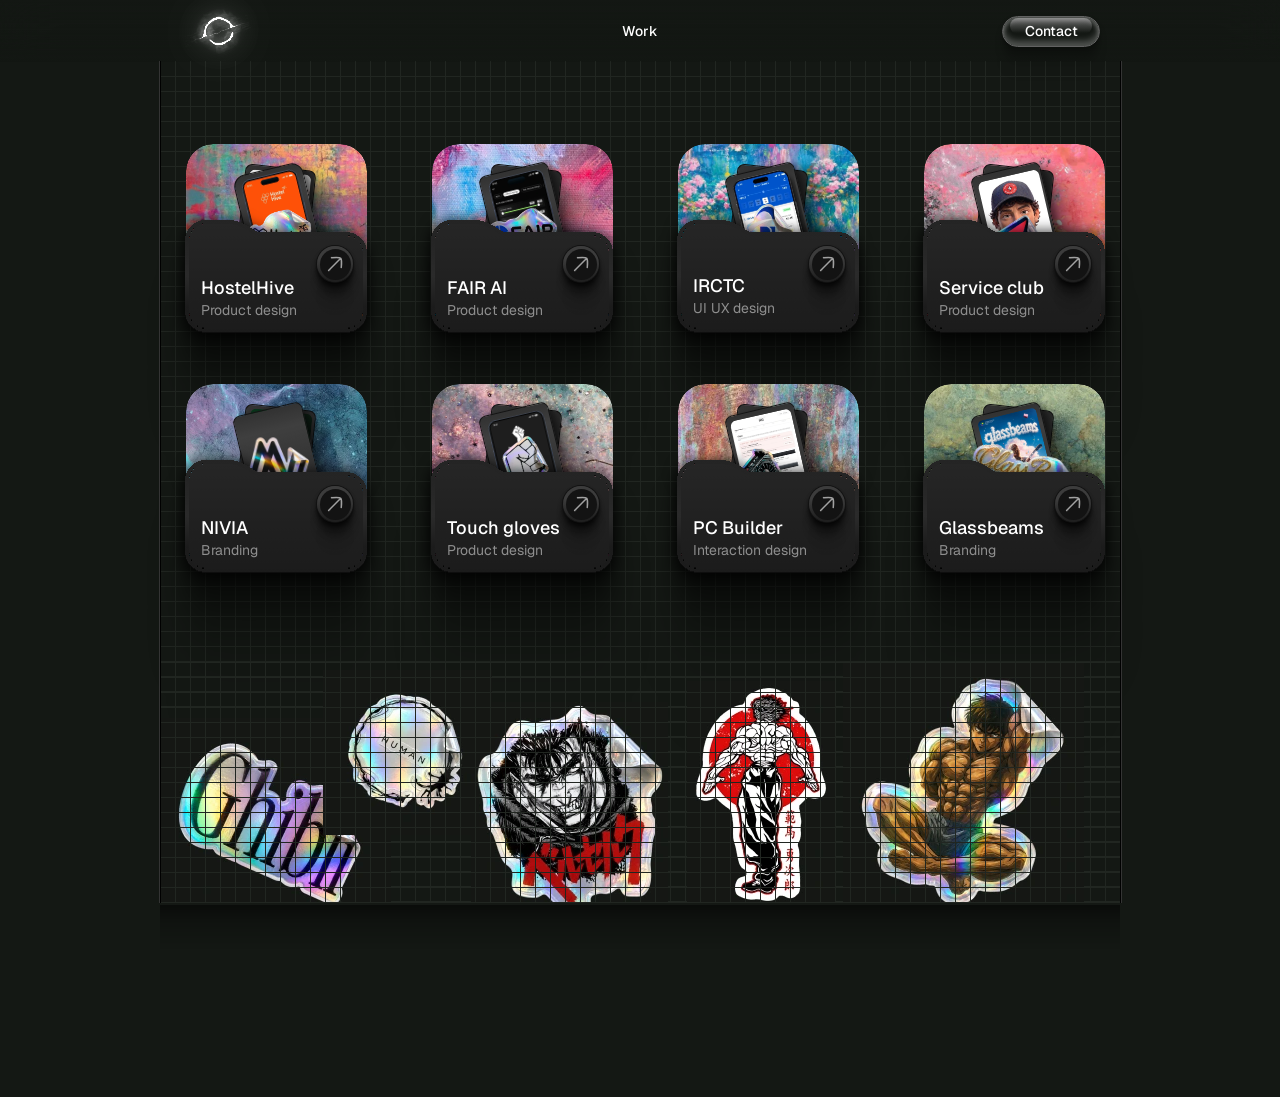
<file: work/index.html>
<!doctype html>
<html lang="en">
<head>
<meta charset="utf-8">
<meta name="viewport" content="width=device-width, initial-scale=1">
<link rel="icon" href="../assets/favicon.svg" type="image/svg+xml">
<meta property="og:type" content="website">
<meta property="og:title" content="Work — Shivam">
<meta property="og:description" content="Every project in one place: HostelHive, FAIR AI, IRCTC, Service club, NIVIA, Touch gloves, PC Builder and Glassbeams.">
<title>Work — Shivam</title>
<meta name="description" content="Every project in one place: HostelHive, FAIR AI, IRCTC, Service club, NIVIA, Touch gloves, PC Builder and Glassbeams.">
<link rel="preconnect" href="https://fonts.googleapis.com">
<link rel="preconnect" href="https://fonts.gstatic.com" crossorigin>
<link href="https://fonts.googleapis.com/css2?family=Delius+Swash+Caps&family=Geist:wght@300;400;500;600;700&family=Montserrat:wght@700&family=Saira:ital,wght@0,300;0,400;0,500;0,600;1,700&family=Newsreader:opsz,wght@6..72,300;6..72,400&display=swap" rel="stylesheet">

<link rel="stylesheet" href="../assets/shell.css">
<link rel="stylesheet" href="../assets/work.css">
</head>
<body>

<div class="page">
  <div class="gridrules" aria-hidden="true"></div>
  <div class="grid-h" aria-hidden="true"></div>
  <div class="grid-v" aria-hidden="true"></div>

  <header class="nav">
    <div class="col nav__in">
      <a class="nav__brand brandmark" id="navLogo" href="../" aria-label="Shivam — home"></a>
      <a class="nav__work" aria-current="page" href="../work/">Work</a>
      <!-- Contact — Figma "contact btn 4" (4758:1517). It copies the address
           rather than handing the visitor off to a mail client: a mailto: on a
           machine with nothing registered opens nothing at all, and on one with
           Outlook registered opens the wrong thing. Three states share the pill
           and it morphs to whichever label is showing. -->
      <span class="cbtn-wrap nav__cta">
        <button class="cbtn" id="navCta" type="button"
                data-email="shivamnegi5128@gmail.com" data-mode="idle"
                aria-label="Copy email address shivamnegi5128@gmail.com">
          <span class="cbtn__cap" aria-hidden="true"></span>
          <span class="cbtn__shine" aria-hidden="true"></span>
          <span class="cbtn__slot cbtn__slot--idle">Contact</span>
          <span class="cbtn__slot cbtn__slot--hover">
            <svg class="cbtn__ico" viewBox="0 0 24 24" fill="none" stroke="currentColor" stroke-width="2" stroke-linecap="round" stroke-linejoin="round" aria-hidden="true"><path d="M8 8V5.2c0-1.12 0-1.68.218-2.108a2 2 0 0 1 .874-.874C9.52 2 10.08 2 11.2 2h7.6c1.12 0 1.68 0 2.108.218a2 2 0 0 1 .874.874C22 3.52 22 4.08 22 5.2v7.6c0 1.12 0 1.68-.218 2.108a2 2 0 0 1-.874.874C20.48 16 19.92 16 18.8 16H16"/><path d="M5.2 22h7.6c1.12 0 1.68 0 2.108-.218a2 2 0 0 0 .874-.874C16 20.48 16 19.92 16 18.8v-7.6c0-1.12 0-1.68-.218-2.108a2 2 0 0 0-.874-.874C14.48 8 13.92 8 12.8 8H5.2c-1.12 0-1.68 0-2.108.218a2 2 0 0 0-.874.874C2 9.52 2 10.08 2 11.2v7.6c0 1.12 0 1.68.218 2.108a2 2 0 0 0 .874.874C3.52 22 4.08 22 5.2 22Z"/></svg>
            <span>Email</span>
          </span>
          <span class="cbtn__slot cbtn__slot--copied">
            <svg class="cbtn__ico cbtn__tick" viewBox="0 0 24 24" fill="none" stroke="currentColor" stroke-width="2.4" stroke-linecap="round" stroke-linejoin="round" aria-hidden="true"><path d="M20 6 9 17l-5-5" pathLength="1" stroke-dasharray="1" stroke-dashoffset="1"/></svg>
            <span class="cbtn__said">Copied</span>
          </span>
          <span class="cbtn__light" aria-hidden="true"></span>
        </button>
        <span class="cbtn__halo" aria-hidden="true"></span>
        <span class="cbtn__halo" aria-hidden="true"></span>
      </span>
    </div>
  </header>

  

<main class="wk">
    <section class="col wk__grid" aria-label="All projects">
      <div class="wk__row"><svg width="0" height="0" style="position:absolute;pointer-events:none" aria-hidden="true"><defs>
<filter id="filter0_ddddddin_0_6" x="0" y="0" width="276" height="342.9" filterUnits="userSpaceOnUse" color-interpolation-filters="sRGB">
<feFlood flood-opacity="0" result="BackgroundImageFix"/>
<feColorMatrix in="SourceAlpha" type="matrix" values="0 0 0 0 0 0 0 0 0 0 0 0 0 0 0 0 0 0 127 0" result="hardAlpha"/>
<feOffset dy="-1"/>
<feGaussianBlur stdDeviation="6.95"/>
<feComposite in2="hardAlpha" operator="out"/>
<feColorMatrix type="matrix" values="0 0 0 0 0 0 0 0 0 0 0 0 0 0 0 0 0 0 0.67 0"/>
<feBlend mode="normal" in2="BackgroundImageFix" result="effect1_dropShadow_0_6"/>
<feColorMatrix in="SourceAlpha" type="matrix" values="0 0 0 0 0 0 0 0 0 0 0 0 0 0 0 0 0 0 127 0" result="hardAlpha"/>
<feOffset dy="7"/>
<feGaussianBlur stdDeviation="7.5"/>
<feColorMatrix type="matrix" values="0 0 0 0 0 0 0 0 0 0 0 0 0 0 0 0 0 0 0.46 0"/>
<feBlend mode="normal" in2="effect1_dropShadow_0_6" result="effect2_dropShadow_0_6"/>
<feColorMatrix in="SourceAlpha" type="matrix" values="0 0 0 0 0 0 0 0 0 0 0 0 0 0 0 0 0 0 127 0" result="hardAlpha"/>
<feOffset dy="27"/>
<feGaussianBlur stdDeviation="13.5"/>
<feColorMatrix type="matrix" values="0 0 0 0 0 0 0 0 0 0 0 0 0 0 0 0 0 0 0.4 0"/>
<feBlend mode="normal" in2="effect2_dropShadow_0_6" result="effect3_dropShadow_0_6"/>
<feColorMatrix in="SourceAlpha" type="matrix" values="0 0 0 0 0 0 0 0 0 0 0 0 0 0 0 0 0 0 127 0" result="hardAlpha"/>
<feOffset dy="61"/>
<feGaussianBlur stdDeviation="18"/>
<feColorMatrix type="matrix" values="0 0 0 0 0 0 0 0 0 0 0 0 0 0 0 0 0 0 0.23 0"/>
<feBlend mode="normal" in2="effect3_dropShadow_0_6" result="effect4_dropShadow_0_6"/>
<feColorMatrix in="SourceAlpha" type="matrix" values="0 0 0 0 0 0 0 0 0 0 0 0 0 0 0 0 0 0 127 0" result="hardAlpha"/>
<feOffset dy="108"/>
<feGaussianBlur stdDeviation="21.5"/>
<feColorMatrix type="matrix" values="0 0 0 0 0 0 0 0 0 0 0 0 0 0 0 0 0 0 0.07 0"/>
<feBlend mode="normal" in2="effect4_dropShadow_0_6" result="effect5_dropShadow_0_6"/>
<feColorMatrix in="SourceAlpha" type="matrix" values="0 0 0 0 0 0 0 0 0 0 0 0 0 0 0 0 0 0 127 0" result="hardAlpha"/>
<feOffset dy="168"/>
<feGaussianBlur stdDeviation="23.5"/>
<feColorMatrix type="matrix" values="0 0 0 0 0 0 0 0 0 0 0 0 0 0 0 0 0 0 0.01 0"/>
<feBlend mode="normal" in2="effect5_dropShadow_0_6" result="effect6_dropShadow_0_6"/>
<feBlend mode="normal" in="SourceGraphic" in2="BackgroundImageFix" result="shape"/>
<feColorMatrix in="SourceAlpha" type="matrix" values="0 0 0 0 0 0 0 0 0 0 0 0 0 0 0 0 0 0 127 0" result="hardAlpha"/>
<feOffset dy="-1"/>
<feComposite in2="hardAlpha" operator="arithmetic" k2="-1" k3="1"/>
<feColorMatrix type="matrix" values="0 0 0 0 0 0 0 0 0 0 0 0 0 0 0 0 0 0 1 0"/>
<feBlend mode="normal" in2="shape" result="effect7_innerShadow_0_6"/>
<feTurbulence type="fractalNoise" baseFrequency="2 2" stitchTiles="stitch" numOctaves="3" result="noise" seed="8232" />
<feColorMatrix in="noise" type="luminanceToAlpha" result="alphaNoise" />
<feComponentTransfer in="alphaNoise" result="coloredNoise1">
<feFuncA type="discrete" tableValues="1 1 1 1 1 1 1 1 1 1 1 1 1 1 1 1 1 1 1 1 1 1 1 1 1 1 1 1 1 1 1 1 1 1 1 1 1 1 1 1 1 1 1 1 1 1 1 1 1 1 1 0 0 0 0 0 0 0 0 0 0 0 0 0 0 0 0 0 0 0 0 0 0 0 0 0 0 0 0 0 0 0 0 0 0 0 0 0 0 0 0 0 0 0 0 0 0 0 0 0 "/>
</feComponentTransfer>
<feComposite operator="in" in2="effect7_innerShadow_0_6" in="coloredNoise1" result="noise1Clipped" />
<feFlood flood-color="rgba(27, 27, 27, 0.5)" result="color1Flood" />
<feComposite operator="in" in2="noise1Clipped" in="color1Flood" result="color1" />
<feMerge result="effect8_noise_0_6">
<feMergeNode in="effect7_innerShadow_0_6" />
<feMergeNode in="color1" />
</feMerge>
<feBlend mode="normal" in="effect8_noise_0_6" in2="effect6_dropShadow_0_6" result="effect8_noise_0_6"/>
</filter>
<linearGradient id="paint0_linear_0_6" x1="138" y1="15.3041" x2="138" y2="123.9" gradientUnits="userSpaceOnUse">
<stop stop-color="#313131"/>
<stop offset="1" stop-color="#1C1C1C"/>
</linearGradient>
<linearGradient id="paint1_linear_0_6" x1="138" y1="34.7219" x2="138" y2="67.4445" gradientUnits="userSpaceOnUse">
<stop stop-color="#0A0A0A"/>
<stop offset="1" stop-color="#4E4E4E"/>
</linearGradient>
<linearGradient id="paint2_linear_0_6" x1="138" y1="71.4" x2="138" y2="101.605" gradientUnits="userSpaceOnUse">
<stop stop-color="#2A2A2A"/>
<stop offset="1"/>
</linearGradient>
<linearGradient id="paint3_linear_0_6" x1="138.394" y1="59.174" x2="138.394" y2="90.4582" gradientUnits="userSpaceOnUse">
<stop stop-color="#717171"/>
<stop offset="1" stop-color="#7C7C7C"/>
</linearGradient>
</defs></svg>
<a class="pcard c-hh" href="../projects/hostelhive/" target="_blank" rel="noopener" aria-label="HostelHive — Product design">
    <div class="pcard__inner">
      <div class="pcard__pocket"><div class="pcard__stage">
        <figure class="pl pl--art"><div class="pl__r"><div class="crop"><img src="../assets/media/615793f07f0c.webp" alt=""></div></div></figure>
        <div class="pl pl--deck-a"><div class="pl__r"><div class="deck"></div></div></div>
        <figure class="pl pl--mid"><div class="pl__r"><img src="../assets/media/752228fd3ee6.webp" alt=""></div></figure>
        <div class="pl pl--deck-b"><div class="pl__r"><div class="deck"></div></div></div>
        <figure class="pl pl--dev"><div class="pl__r"><img src="../assets/media/0c449de25c50.webp" alt=""></div></figure>
        <figure class="pl pl--ov"><div class="pl__r"><div class="crop"><img src="../assets/media/60209446089a.webp" alt=""></div></div></figure>
      </div></div>
      <div class="pcard__panel"><svg viewBox="0 0 276 342.9" width="276" height="342.9" fill="none" xmlns="http://www.w3.org/2000/svg" aria-hidden="true"><g filter="url(#filter0_ddddddin_0_6)"><path class="pnl-f" d="M51 35.9C51 26.5112 58.6112 18.9 68 18.9H89.3295C95.9151 18.9 102.359 20.8125 107.878 24.4053L113.974 28.3734C116.734 30.1698 119.956 31.126 123.248 31.126H208C217.389 31.126 225 38.7372 225 48.126V106.9C225 116.289 217.389 123.9 208 123.9H68C58.6112 123.9 51 116.289 51 106.9L51 35.9Z" fill="url(#paint0_linear_0_6)" shape-rendering="crispEdges"/><path class="pnl-s" d="M89.3291 16.9C96.3019 16.9 103.125 18.9252 108.969 22.7291L115.065 26.6969C117.5 28.2818 120.343 29.1255 123.248 29.1256H208C218.493 29.1256 227 37.6324 227 48.1256V106.9C227 117.393 218.493 125.9 208 125.9H68C57.5066 125.9 49 117.393 49 106.9V35.9C49 25.4066 57.5066 16.9 68 16.9H89.3291Z" stroke="url(#paint1_linear_0_6)" style="mix-blend-mode:soft-light" stroke-width="4" shape-rendering="crispEdges"/><path class="pnl-s" d="M89.3291 16.9C96.3019 16.9 103.125 18.9252 108.969 22.7291L115.065 26.6969C117.5 28.2818 120.343 29.1255 123.248 29.1256H208C218.493 29.1256 227 37.6324 227 48.1256V106.9C227 117.393 218.493 125.9 208 125.9H68C57.5066 125.9 49 117.393 49 106.9V35.9C49 25.4066 57.5066 16.9 68 16.9H89.3291Z" stroke="url(#paint2_linear_0_6)" stroke-opacity="0.82" stroke-width="4" shape-rendering="crispEdges"/><path class="pnl-s" d="M89.3291 16.9C96.3019 16.9 103.125 18.9252 108.969 22.7291L115.065 26.6969C117.5 28.2818 120.343 29.1255 123.248 29.1256H208C218.493 29.1256 227 37.6324 227 48.1256V106.9C227 117.393 218.493 125.9 208 125.9H68C57.5066 125.9 49 117.393 49 106.9V35.9C49 25.4066 57.5066 16.9 68 16.9H89.3291Z" stroke="url(#paint3_linear_0_6)" stroke-opacity="0.12" stroke-width="4" shape-rendering="crispEdges"/></g></svg></div>
      <div class="pcard__meta"><h3 class="pcard__title">HostelHive</h3><p class="pcard__sub">Product design</p></div>
      <span class="pcard__arrow" aria-hidden="true"><span class="pcard__arrowin"><img src="../assets/media/2d429bfdd5bf.svg" alt=""><img src="../assets/media/2d429bfdd5bf.svg" alt=""></span></span>
    </div>
  </a>

  <a class="pcard c-fair" href="../projects/fair-ai/" target="_blank" rel="noopener" aria-label="FAIR AI — Product design">
    <div class="pcard__inner">
      <div class="pcard__pocket"><div class="pcard__stage">
        <figure class="pl pl--art"><div class="pl__r"><div class="crop"><img src="../assets/media/a0035823bb59.webp" alt=""></div></div></figure>
        <div class="pl pl--deck-a"><div class="pl__r"><div class="deck"></div></div></div>
        <div class="pl pl--deck-b"><div class="pl__r"><div class="deck"></div></div></div>
        <figure class="pl pl--dev"><div class="pl__r"><img src="../assets/media/0430605b325f.webp" alt=""></div></figure>
        <figure class="pl pl--ov"><div class="pl__r"><div class="crop"><img src="../assets/media/01984b9b69a9.webp" alt=""></div></div></figure>
      </div></div>
      <div class="pcard__panel"><svg viewBox="0 0 276 342.9" width="276" height="342.9" fill="none" xmlns="http://www.w3.org/2000/svg" aria-hidden="true"><g filter="url(#filter0_ddddddin_0_6)"><path class="pnl-f" d="M51 35.9C51 26.5112 58.6112 18.9 68 18.9H89.3295C95.9151 18.9 102.359 20.8125 107.878 24.4053L113.974 28.3734C116.734 30.1698 119.956 31.126 123.248 31.126H208C217.389 31.126 225 38.7372 225 48.126V106.9C225 116.289 217.389 123.9 208 123.9H68C58.6112 123.9 51 116.289 51 106.9L51 35.9Z" fill="url(#paint0_linear_0_6)" shape-rendering="crispEdges"/><path class="pnl-s" d="M89.3291 16.9C96.3019 16.9 103.125 18.9252 108.969 22.7291L115.065 26.6969C117.5 28.2818 120.343 29.1255 123.248 29.1256H208C218.493 29.1256 227 37.6324 227 48.1256V106.9C227 117.393 218.493 125.9 208 125.9H68C57.5066 125.9 49 117.393 49 106.9V35.9C49 25.4066 57.5066 16.9 68 16.9H89.3291Z" stroke="url(#paint1_linear_0_6)" style="mix-blend-mode:soft-light" stroke-width="4" shape-rendering="crispEdges"/><path class="pnl-s" d="M89.3291 16.9C96.3019 16.9 103.125 18.9252 108.969 22.7291L115.065 26.6969C117.5 28.2818 120.343 29.1255 123.248 29.1256H208C218.493 29.1256 227 37.6324 227 48.1256V106.9C227 117.393 218.493 125.9 208 125.9H68C57.5066 125.9 49 117.393 49 106.9V35.9C49 25.4066 57.5066 16.9 68 16.9H89.3291Z" stroke="url(#paint2_linear_0_6)" stroke-opacity="0.82" stroke-width="4" shape-rendering="crispEdges"/><path class="pnl-s" d="M89.3291 16.9C96.3019 16.9 103.125 18.9252 108.969 22.7291L115.065 26.6969C117.5 28.2818 120.343 29.1255 123.248 29.1256H208C218.493 29.1256 227 37.6324 227 48.1256V106.9C227 117.393 218.493 125.9 208 125.9H68C57.5066 125.9 49 117.393 49 106.9V35.9C49 25.4066 57.5066 16.9 68 16.9H89.3291Z" stroke="url(#paint3_linear_0_6)" stroke-opacity="0.12" stroke-width="4" shape-rendering="crispEdges"/></g></svg></div>
      <div class="pcard__meta"><h3 class="pcard__title">FAIR AI</h3><p class="pcard__sub">Product design</p></div>
      <span class="pcard__arrow" aria-hidden="true"><span class="pcard__arrowin"><img src="../assets/media/2d429bfdd5bf.svg" alt=""><img src="../assets/media/2d429bfdd5bf.svg" alt=""></span></span>
    </div>
  </a>

  <a class="pcard c-irc" href="../projects/irctc/" target="_blank" rel="noopener" aria-label="IRCTC — UI UX design">
    <div class="pcard__inner">
      <div class="pcard__pocket"><div class="pcard__stage">
        <figure class="pl pl--art"><div class="pl__r"><img src="../assets/media/e82d5d16cb35.webp" alt=""></div></figure>
        <div class="pl pl--deck-a"><div class="pl__r"><div class="deck"></div></div></div>
        <div class="pl pl--deck-b"><div class="pl__r"><div class="deck"></div></div></div>
        <figure class="pl pl--dev"><div class="pl__r"><div class="crop"><img src="../assets/media/1b6e9b792d3d.webp" alt=""></div></div></figure>
        <figure class="pl pl--ov"><div class="pl__r"><div class="crop"><img src="../assets/media/90317332c6e8.webp" alt=""></div></div></figure>
      </div></div>
      <div class="pcard__panel"><svg viewBox="0 0 276 342.9" width="276" height="342.9" fill="none" xmlns="http://www.w3.org/2000/svg" aria-hidden="true"><g filter="url(#filter0_ddddddin_0_6)"><path class="pnl-f" d="M51 35.9C51 26.5112 58.6112 18.9 68 18.9H89.3295C95.9151 18.9 102.359 20.8125 107.878 24.4053L113.974 28.3734C116.734 30.1698 119.956 31.126 123.248 31.126H208C217.389 31.126 225 38.7372 225 48.126V106.9C225 116.289 217.389 123.9 208 123.9H68C58.6112 123.9 51 116.289 51 106.9L51 35.9Z" fill="url(#paint0_linear_0_6)" shape-rendering="crispEdges"/><path class="pnl-s" d="M89.3291 16.9C96.3019 16.9 103.125 18.9252 108.969 22.7291L115.065 26.6969C117.5 28.2818 120.343 29.1255 123.248 29.1256H208C218.493 29.1256 227 37.6324 227 48.1256V106.9C227 117.393 218.493 125.9 208 125.9H68C57.5066 125.9 49 117.393 49 106.9V35.9C49 25.4066 57.5066 16.9 68 16.9H89.3291Z" stroke="url(#paint1_linear_0_6)" style="mix-blend-mode:soft-light" stroke-width="4" shape-rendering="crispEdges"/><path class="pnl-s" d="M89.3291 16.9C96.3019 16.9 103.125 18.9252 108.969 22.7291L115.065 26.6969C117.5 28.2818 120.343 29.1255 123.248 29.1256H208C218.493 29.1256 227 37.6324 227 48.1256V106.9C227 117.393 218.493 125.9 208 125.9H68C57.5066 125.9 49 117.393 49 106.9V35.9C49 25.4066 57.5066 16.9 68 16.9H89.3291Z" stroke="url(#paint2_linear_0_6)" stroke-opacity="0.82" stroke-width="4" shape-rendering="crispEdges"/><path class="pnl-s" d="M89.3291 16.9C96.3019 16.9 103.125 18.9252 108.969 22.7291L115.065 26.6969C117.5 28.2818 120.343 29.1255 123.248 29.1256H208C218.493 29.1256 227 37.6324 227 48.1256V106.9C227 117.393 218.493 125.9 208 125.9H68C57.5066 125.9 49 117.393 49 106.9V35.9C49 25.4066 57.5066 16.9 68 16.9H89.3291Z" stroke="url(#paint3_linear_0_6)" stroke-opacity="0.12" stroke-width="4" shape-rendering="crispEdges"/></g></svg></div>
      <div class="pcard__meta"><h3 class="pcard__title">IRCTC</h3><p class="pcard__sub">UI UX design</p></div>
      <span class="pcard__arrow" aria-hidden="true"><span class="pcard__arrowin"><img src="../assets/media/2d429bfdd5bf.svg" alt=""><img src="../assets/media/2d429bfdd5bf.svg" alt=""></span></span>
    </div>
  </a><a class="pcard c-svc is-locked" aria-disabled="true" aria-label="Service club — Product design">
    <div class="pcard__inner">
      <div class="pcard__pocket"><div class="pcard__stage">
        <figure class="pl pl--art"><div class="pl__r"><img src="../assets/media/05f7cde689c6.webp" alt=""></div></figure>
        <div class="pl pl--deck-a"><div class="pl__r"><div class="deck"></div></div></div>
        <div class="pl pl--deck-b"><div class="pl__r"><div class="deck"></div></div></div>
        <figure class="pl pl--dev"><div class="pl__r"><div class="crop"><img src="../assets/media/4f2005d1ea7f.webp" alt=""></div></div></figure>
        <figure class="pl pl--ov"><div class="pl__r"><img src="../assets/media/944a77ca97c7.webp" alt=""></div></figure>
      </div></div>
      <div class="pcard__panel"><svg viewBox="0 0 276 342.9" width="276" height="342.9" fill="none" xmlns="http://www.w3.org/2000/svg" aria-hidden="true"><g filter="url(#filter0_ddddddin_0_6)"><path class="pnl-f" d="M51 35.9C51 26.5112 58.6112 18.9 68 18.9H89.3295C95.9151 18.9 102.359 20.8125 107.878 24.4053L113.974 28.3734C116.734 30.1698 119.956 31.126 123.248 31.126H208C217.389 31.126 225 38.7372 225 48.126V106.9C225 116.289 217.389 123.9 208 123.9H68C58.6112 123.9 51 116.289 51 106.9L51 35.9Z" fill="url(#paint0_linear_0_6)" shape-rendering="crispEdges"/><path class="pnl-s" d="M89.3291 16.9C96.3019 16.9 103.125 18.9252 108.969 22.7291L115.065 26.6969C117.5 28.2818 120.343 29.1255 123.248 29.1256H208C218.493 29.1256 227 37.6324 227 48.1256V106.9C227 117.393 218.493 125.9 208 125.9H68C57.5066 125.9 49 117.393 49 106.9V35.9C49 25.4066 57.5066 16.9 68 16.9H89.3291Z" stroke="url(#paint1_linear_0_6)" style="mix-blend-mode:soft-light" stroke-width="4" shape-rendering="crispEdges"/><path class="pnl-s" d="M89.3291 16.9C96.3019 16.9 103.125 18.9252 108.969 22.7291L115.065 26.6969C117.5 28.2818 120.343 29.1255 123.248 29.1256H208C218.493 29.1256 227 37.6324 227 48.1256V106.9C227 117.393 218.493 125.9 208 125.9H68C57.5066 125.9 49 117.393 49 106.9V35.9C49 25.4066 57.5066 16.9 68 16.9H89.3291Z" stroke="url(#paint2_linear_0_6)" stroke-opacity="0.82" stroke-width="4" shape-rendering="crispEdges"/><path class="pnl-s" d="M89.3291 16.9C96.3019 16.9 103.125 18.9252 108.969 22.7291L115.065 26.6969C117.5 28.2818 120.343 29.1255 123.248 29.1256H208C218.493 29.1256 227 37.6324 227 48.1256V106.9C227 117.393 218.493 125.9 208 125.9H68C57.5066 125.9 49 117.393 49 106.9V35.9C49 25.4066 57.5066 16.9 68 16.9H89.3291Z" stroke="url(#paint3_linear_0_6)" stroke-opacity="0.12" stroke-width="4" shape-rendering="crispEdges"/></g></svg></div>
      <div class="pcard__meta"><h3 class="pcard__title">Service club</h3><p class="pcard__sub">Product design</p></div>
      <span class="pcard__arrow" aria-hidden="true"><span class="pcard__arrowin"><img src="../assets/media/2d429bfdd5bf.svg" alt=""><img src="../assets/media/2d429bfdd5bf.svg" alt=""></span></span>
    </div>
  </a>

  </div>
      <div class="wk__row"><a class="pcard c-nv" href="../projects/nivia/" target="_blank" rel="noopener" aria-label="NIVIA — Branding">
    <div class="pcard__inner">
      <div class="pcard__pocket"><div class="pcard__stage">
        <figure class="pl pl--art"><div class="pl__r"><img src="../assets/media/cc48f2e2622f.webp" alt=""></div></figure>
        <div class="pl pl--deck-a"><div class="pl__r"><div class="deck"></div></div></div>
        <div class="pl pl--deck-b"><div class="pl__r"><div class="deck"></div></div></div>
        <figure class="pl pl--dev"><div class="pl__r"><div class="crop"><img src="../assets/media/4c430b55e4f6.webp" alt=""></div></div></figure>
        <figure class="pl pl--ov"><div class="pl__r"><div class="crop"><img src="../assets/media/55552bac13a2.webp" alt=""></div></div></figure>
      </div></div>
      <div class="pcard__panel"><svg viewBox="0 0 276 342.9" width="276" height="342.9" fill="none" xmlns="http://www.w3.org/2000/svg" aria-hidden="true"><g filter="url(#filter0_ddddddin_0_6)"><path class="pnl-f" d="M51 35.9C51 26.5112 58.6112 18.9 68 18.9H89.3295C95.9151 18.9 102.359 20.8125 107.878 24.4053L113.974 28.3734C116.734 30.1698 119.956 31.126 123.248 31.126H208C217.389 31.126 225 38.7372 225 48.126V106.9C225 116.289 217.389 123.9 208 123.9H68C58.6112 123.9 51 116.289 51 106.9L51 35.9Z" fill="url(#paint0_linear_0_6)" shape-rendering="crispEdges"/><path class="pnl-s" d="M89.3291 16.9C96.3019 16.9 103.125 18.9252 108.969 22.7291L115.065 26.6969C117.5 28.2818 120.343 29.1255 123.248 29.1256H208C218.493 29.1256 227 37.6324 227 48.1256V106.9C227 117.393 218.493 125.9 208 125.9H68C57.5066 125.9 49 117.393 49 106.9V35.9C49 25.4066 57.5066 16.9 68 16.9H89.3291Z" stroke="url(#paint1_linear_0_6)" style="mix-blend-mode:soft-light" stroke-width="4" shape-rendering="crispEdges"/><path class="pnl-s" d="M89.3291 16.9C96.3019 16.9 103.125 18.9252 108.969 22.7291L115.065 26.6969C117.5 28.2818 120.343 29.1255 123.248 29.1256H208C218.493 29.1256 227 37.6324 227 48.1256V106.9C227 117.393 218.493 125.9 208 125.9H68C57.5066 125.9 49 117.393 49 106.9V35.9C49 25.4066 57.5066 16.9 68 16.9H89.3291Z" stroke="url(#paint2_linear_0_6)" stroke-opacity="0.82" stroke-width="4" shape-rendering="crispEdges"/><path class="pnl-s" d="M89.3291 16.9C96.3019 16.9 103.125 18.9252 108.969 22.7291L115.065 26.6969C117.5 28.2818 120.343 29.1255 123.248 29.1256H208C218.493 29.1256 227 37.6324 227 48.1256V106.9C227 117.393 218.493 125.9 208 125.9H68C57.5066 125.9 49 117.393 49 106.9V35.9C49 25.4066 57.5066 16.9 68 16.9H89.3291Z" stroke="url(#paint3_linear_0_6)" stroke-opacity="0.12" stroke-width="4" shape-rendering="crispEdges"/></g></svg></div>
      <div class="pcard__meta"><h3 class="pcard__title">NIVIA</h3><p class="pcard__sub">Branding</p></div>
      <span class="pcard__arrow" aria-hidden="true"><span class="pcard__arrowin"><img src="../assets/media/2d429bfdd5bf.svg" alt=""><img src="../assets/media/2d429bfdd5bf.svg" alt=""></span></span>
    </div>
  </a>
<a class="pcard c-tg is-locked" aria-disabled="true" aria-label="Touch gloves — Product design (coming soon)">
    <div class="pcard__inner">
      <div class="pcard__pocket"><div class="pcard__stage">
        <figure class="pl pl--art"><div class="pl__r"><img src="../assets/media/cc9319953702.webp" alt=""></div></figure>
        <div class="pl pl--deck-a"><div class="pl__r"><div class="deck"></div></div></div>
        <div class="pl pl--deck-b"><div class="pl__r"><div class="deck"></div></div></div>
        <figure class="pl pl--dev"><div class="pl__r"><div class="crop"><img src="../assets/media/0034c8438e9b.webp" alt=""></div></div></figure>
        <figure class="pl pl--ov"><div class="pl__r"><div class="crop"><img src="../assets/media/057dc83030a4.webp" alt=""></div></div></figure>
      </div></div>
      <div class="pcard__panel"><svg viewBox="0 0 276 342.9" width="276" height="342.9" fill="none" xmlns="http://www.w3.org/2000/svg" aria-hidden="true"><g filter="url(#filter0_ddddddin_0_6)"><path class="pnl-f" d="M51 35.9C51 26.5112 58.6112 18.9 68 18.9H89.3295C95.9151 18.9 102.359 20.8125 107.878 24.4053L113.974 28.3734C116.734 30.1698 119.956 31.126 123.248 31.126H208C217.389 31.126 225 38.7372 225 48.126V106.9C225 116.289 217.389 123.9 208 123.9H68C58.6112 123.9 51 116.289 51 106.9L51 35.9Z" fill="url(#paint0_linear_0_6)" shape-rendering="crispEdges"/><path class="pnl-s" d="M89.3291 16.9C96.3019 16.9 103.125 18.9252 108.969 22.7291L115.065 26.6969C117.5 28.2818 120.343 29.1255 123.248 29.1256H208C218.493 29.1256 227 37.6324 227 48.1256V106.9C227 117.393 218.493 125.9 208 125.9H68C57.5066 125.9 49 117.393 49 106.9V35.9C49 25.4066 57.5066 16.9 68 16.9H89.3291Z" stroke="url(#paint1_linear_0_6)" style="mix-blend-mode:soft-light" stroke-width="4" shape-rendering="crispEdges"/><path class="pnl-s" d="M89.3291 16.9C96.3019 16.9 103.125 18.9252 108.969 22.7291L115.065 26.6969C117.5 28.2818 120.343 29.1255 123.248 29.1256H208C218.493 29.1256 227 37.6324 227 48.1256V106.9C227 117.393 218.493 125.9 208 125.9H68C57.5066 125.9 49 117.393 49 106.9V35.9C49 25.4066 57.5066 16.9 68 16.9H89.3291Z" stroke="url(#paint2_linear_0_6)" stroke-opacity="0.82" stroke-width="4" shape-rendering="crispEdges"/><path class="pnl-s" d="M89.3291 16.9C96.3019 16.9 103.125 18.9252 108.969 22.7291L115.065 26.6969C117.5 28.2818 120.343 29.1255 123.248 29.1256H208C218.493 29.1256 227 37.6324 227 48.1256V106.9C227 117.393 218.493 125.9 208 125.9H68C57.5066 125.9 49 117.393 49 106.9V35.9C49 25.4066 57.5066 16.9 68 16.9H89.3291Z" stroke="url(#paint3_linear_0_6)" stroke-opacity="0.12" stroke-width="4" shape-rendering="crispEdges"/></g></svg></div>
      <div class="pcard__meta"><h3 class="pcard__title">Touch gloves</h3><p class="pcard__sub">Product design</p></div>
      <span class="pcard__arrow" aria-hidden="true"><span class="pcard__arrowin"><img src="../assets/media/2d429bfdd5bf.svg" alt=""><img src="../assets/media/2d429bfdd5bf.svg" alt=""></span></span>
    </div>
  </a>
<a class="pcard c-pc is-locked" aria-disabled="true" aria-label="PC Builder — Interaction design (coming soon)">
    <div class="pcard__inner">
      <div class="pcard__pocket"><div class="pcard__stage">
        <figure class="pl pl--art"><div class="pl__r"><img src="../assets/media/842e2dd25a1d.webp" alt=""></div></figure>
        <div class="pl pl--deck-a"><div class="pl__r"><div class="deck"></div></div></div>
        <div class="pl pl--deck-b"><div class="pl__r"><div class="deck"></div></div></div>
        <figure class="pl pl--dev"><div class="pl__r"><div class="crop"><img src="../assets/media/a59f6215d08d.webp" alt=""></div></div></figure>
        <figure class="pl pl--ov"><div class="pl__r"><div class="crop"><img src="../assets/media/e06ec325be42.webp" alt=""></div></div></figure>
      </div></div>
      <div class="pcard__panel"><svg viewBox="0 0 276 342.9" width="276" height="342.9" fill="none" xmlns="http://www.w3.org/2000/svg" aria-hidden="true"><g filter="url(#filter0_ddddddin_0_6)"><path class="pnl-f" d="M51 35.9C51 26.5112 58.6112 18.9 68 18.9H89.3295C95.9151 18.9 102.359 20.8125 107.878 24.4053L113.974 28.3734C116.734 30.1698 119.956 31.126 123.248 31.126H208C217.389 31.126 225 38.7372 225 48.126V106.9C225 116.289 217.389 123.9 208 123.9H68C58.6112 123.9 51 116.289 51 106.9L51 35.9Z" fill="url(#paint0_linear_0_6)" shape-rendering="crispEdges"/><path class="pnl-s" d="M89.3291 16.9C96.3019 16.9 103.125 18.9252 108.969 22.7291L115.065 26.6969C117.5 28.2818 120.343 29.1255 123.248 29.1256H208C218.493 29.1256 227 37.6324 227 48.1256V106.9C227 117.393 218.493 125.9 208 125.9H68C57.5066 125.9 49 117.393 49 106.9V35.9C49 25.4066 57.5066 16.9 68 16.9H89.3291Z" stroke="url(#paint1_linear_0_6)" style="mix-blend-mode:soft-light" stroke-width="4" shape-rendering="crispEdges"/><path class="pnl-s" d="M89.3291 16.9C96.3019 16.9 103.125 18.9252 108.969 22.7291L115.065 26.6969C117.5 28.2818 120.343 29.1255 123.248 29.1256H208C218.493 29.1256 227 37.6324 227 48.1256V106.9C227 117.393 218.493 125.9 208 125.9H68C57.5066 125.9 49 117.393 49 106.9V35.9C49 25.4066 57.5066 16.9 68 16.9H89.3291Z" stroke="url(#paint2_linear_0_6)" stroke-opacity="0.82" stroke-width="4" shape-rendering="crispEdges"/><path class="pnl-s" d="M89.3291 16.9C96.3019 16.9 103.125 18.9252 108.969 22.7291L115.065 26.6969C117.5 28.2818 120.343 29.1255 123.248 29.1256H208C218.493 29.1256 227 37.6324 227 48.1256V106.9C227 117.393 218.493 125.9 208 125.9H68C57.5066 125.9 49 117.393 49 106.9V35.9C49 25.4066 57.5066 16.9 68 16.9H89.3291Z" stroke="url(#paint3_linear_0_6)" stroke-opacity="0.12" stroke-width="4" shape-rendering="crispEdges"/></g></svg></div>
      <div class="pcard__meta"><h3 class="pcard__title">PC Builder</h3><p class="pcard__sub">Interaction design</p></div>
      <span class="pcard__arrow" aria-hidden="true"><span class="pcard__arrowin"><img src="../assets/media/2d429bfdd5bf.svg" alt=""><img src="../assets/media/2d429bfdd5bf.svg" alt=""></span></span>
    </div>
  </a>
<a class="pcard c-gb is-locked" aria-disabled="true" aria-label="Glassbeams — Branding (coming soon)">
    <div class="pcard__inner">
      <div class="pcard__pocket"><div class="pcard__stage">
        <figure class="pl pl--art"><div class="pl__r"><img src="../assets/media/b35a94691144.webp" alt=""></div></figure>
        <div class="pl pl--deck-a"><div class="pl__r"><div class="deck"></div></div></div>
        <div class="pl pl--deck-b"><div class="pl__r"><div class="deck"></div></div></div>
        <figure class="pl pl--dev"><div class="pl__r"><div class="crop"><img src="../assets/media/9d6cbaba5344.webp" alt=""></div></div></figure>
        <figure class="pl pl--ov"><div class="pl__r"><div class="crop"><img src="../assets/media/cb8b3f0d2e3f.webp" alt=""></div></div></figure>
      </div></div>
      <div class="pcard__panel"><svg viewBox="0 0 276 342.9" width="276" height="342.9" fill="none" xmlns="http://www.w3.org/2000/svg" aria-hidden="true"><g filter="url(#filter0_ddddddin_0_6)"><path class="pnl-f" d="M51 35.9C51 26.5112 58.6112 18.9 68 18.9H89.3295C95.9151 18.9 102.359 20.8125 107.878 24.4053L113.974 28.3734C116.734 30.1698 119.956 31.126 123.248 31.126H208C217.389 31.126 225 38.7372 225 48.126V106.9C225 116.289 217.389 123.9 208 123.9H68C58.6112 123.9 51 116.289 51 106.9L51 35.9Z" fill="url(#paint0_linear_0_6)" shape-rendering="crispEdges"/><path class="pnl-s" d="M89.3291 16.9C96.3019 16.9 103.125 18.9252 108.969 22.7291L115.065 26.6969C117.5 28.2818 120.343 29.1255 123.248 29.1256H208C218.493 29.1256 227 37.6324 227 48.1256V106.9C227 117.393 218.493 125.9 208 125.9H68C57.5066 125.9 49 117.393 49 106.9V35.9C49 25.4066 57.5066 16.9 68 16.9H89.3291Z" stroke="url(#paint1_linear_0_6)" style="mix-blend-mode:soft-light" stroke-width="4" shape-rendering="crispEdges"/><path class="pnl-s" d="M89.3291 16.9C96.3019 16.9 103.125 18.9252 108.969 22.7291L115.065 26.6969C117.5 28.2818 120.343 29.1255 123.248 29.1256H208C218.493 29.1256 227 37.6324 227 48.1256V106.9C227 117.393 218.493 125.9 208 125.9H68C57.5066 125.9 49 117.393 49 106.9V35.9C49 25.4066 57.5066 16.9 68 16.9H89.3291Z" stroke="url(#paint2_linear_0_6)" stroke-opacity="0.82" stroke-width="4" shape-rendering="crispEdges"/><path class="pnl-s" d="M89.3291 16.9C96.3019 16.9 103.125 18.9252 108.969 22.7291L115.065 26.6969C117.5 28.2818 120.343 29.1255 123.248 29.1256H208C218.493 29.1256 227 37.6324 227 48.1256V106.9C227 117.393 218.493 125.9 208 125.9H68C57.5066 125.9 49 117.393 49 106.9V35.9C49 25.4066 57.5066 16.9 68 16.9H89.3291Z" stroke="url(#paint3_linear_0_6)" stroke-opacity="0.12" stroke-width="4" shape-rendering="crispEdges"/></g></svg></div>
      <div class="pcard__meta"><h3 class="pcard__title">Glassbeams</h3><p class="pcard__sub">Branding</p></div>
      <span class="pcard__arrow" aria-hidden="true"><span class="pcard__arrowin"><img src="../assets/media/2d429bfdd5bf.svg" alt=""><img src="../assets/media/2d429bfdd5bf.svg" alt=""></span></span>
    </div>
  </a></div>
    </section>

    <!-- Figma places five stickers loose on the column, and draws the 15px
         rules over them rather than under. They are decorative and they are
         not links, so the pattern is repeated on top of them here instead of
         fighting the stacking order the shell already sets. -->
    <section class="col wk__stickers" aria-hidden="true">
      <!-- Back to front. Each picture carries the page's own ground rather than
           an alpha channel, so where two of these boxes overlap the later one
           wins outright, ground and all. Two pairs overlap. The round mark sits
           over the tail of the Chibi word, in a corner the word's own artwork
           never reaches, so nothing is lost. The Berserk head has to sit over
           the mark in turn: the mark's box runs fifteen pixels past its disc,
           and underneath it that empty corner bites the head's left edge off.
           -->
      <img class="wk__st wk__st--figure" src="../assets/media/bc9d9cf541ff.webp" alt="" loading="lazy" decoding="async">
      <img class="wk__st wk__st--muscle" src="../assets/media/3be93a5c0057.webp" alt="" loading="lazy" decoding="async">
      <img class="wk__st wk__st--chibi"  src="../assets/media/8295cbedb1aa.webp"  alt="" loading="lazy" decoding="async">
      <img class="wk__st wk__st--round"  src="../assets/media/a872ed0a2a79.webp"  alt="" loading="lazy" decoding="async">
      <img class="wk__st wk__st--manga"  src="../assets/media/f361c7e33f54.webp"  alt="" loading="lazy" decoding="async">
    </section>
  </main>

</div>

<!-- the sheet's contact shadow, column-width, riding on its lower edge -->
<div class="page-shade" aria-hidden="true"></div>

<footer class="foot">
  <div class="gridrules gridrules--foot" aria-hidden="true"></div>
  <div class="foot__in">
      <a class="foot__brand brandmark" id="footLogo" href="../" aria-label="Shivam — home"></a>
      <nav class="foot__links">
        <a href="https://x.com/shivnegi0" rel="me noopener" target="_blank">X:</a>
        <a href="https://www.linkedin.com/in/shivam-negi-373739171/" rel="me noopener" target="_blank">Linkedin:</a>
        <!-- copies rather than opening a mail client, same as the navbar's -->
        <button class="foot__copy" type="button" data-email="shivamnegi5128@gmail.com"
                aria-label="Copy email address shivamnegi5128@gmail.com"><span>Email:</span></button>
      </nav>
      <p class="foot__note"><b>note for you</b><span>Thank you human for the visit, <br>and If you are reading this <br>i think i did something right.</span></p>
      <button class="snd-btn" id="sndFooter" type="button" aria-pressed="false" aria-label="Mute sound effects">
        <!-- one icon, three groups. The speaker body never moves; the waves and
             the cross trade places, which is what lets each be scaled, faded
             and blurred on its own. Paths are the Figma ones, split at x=15. -->
        <svg class="snd-ico" viewBox="0 0 24 24" fill="none" aria-hidden="true">
          <g class="snd-body" fill="#D1CDB4"><path d="M13 22H11V20H9V18H11V6H9V4H11V2H13V22ZM9 18H7V16H9V18ZM7 10H5V14H7V16H3V8H7V10ZM9 8H7V6H9V8Z"/></g>
          <g class="snd-wave" fill="#D1CDB4"><path d="M19 18H15V16H19V18ZM21 16H19V8H21V16ZM17 14H15V10H17V14ZM19 8H15V6H19V8Z"/></g>
          <g class="snd-x" fill="#D1CDB4"><path d="M17.001 15.224H15.001V13.224H17V11.224H15.001V9.224H17.001L17 11.224H19V13.224H17L17.001 15.224ZM21 15.224H19V13.224H21V15.224ZM21 11.224H19V9.224H21V11.224Z"/></g>
        </svg>
      </button>
    <span class="snd-tip" id="sndTip">Mute sound effects</span>
  </div>
</footer>

<!-- the scroll room the reveal happens in: transparent, so the pinned footer
     shows through it as the content sheet above slides past -->
<div class="foot-space" id="contact" aria-hidden="true"></div>


<script src="../assets/shell.js" defer></script>
</body>
</html>
</file>
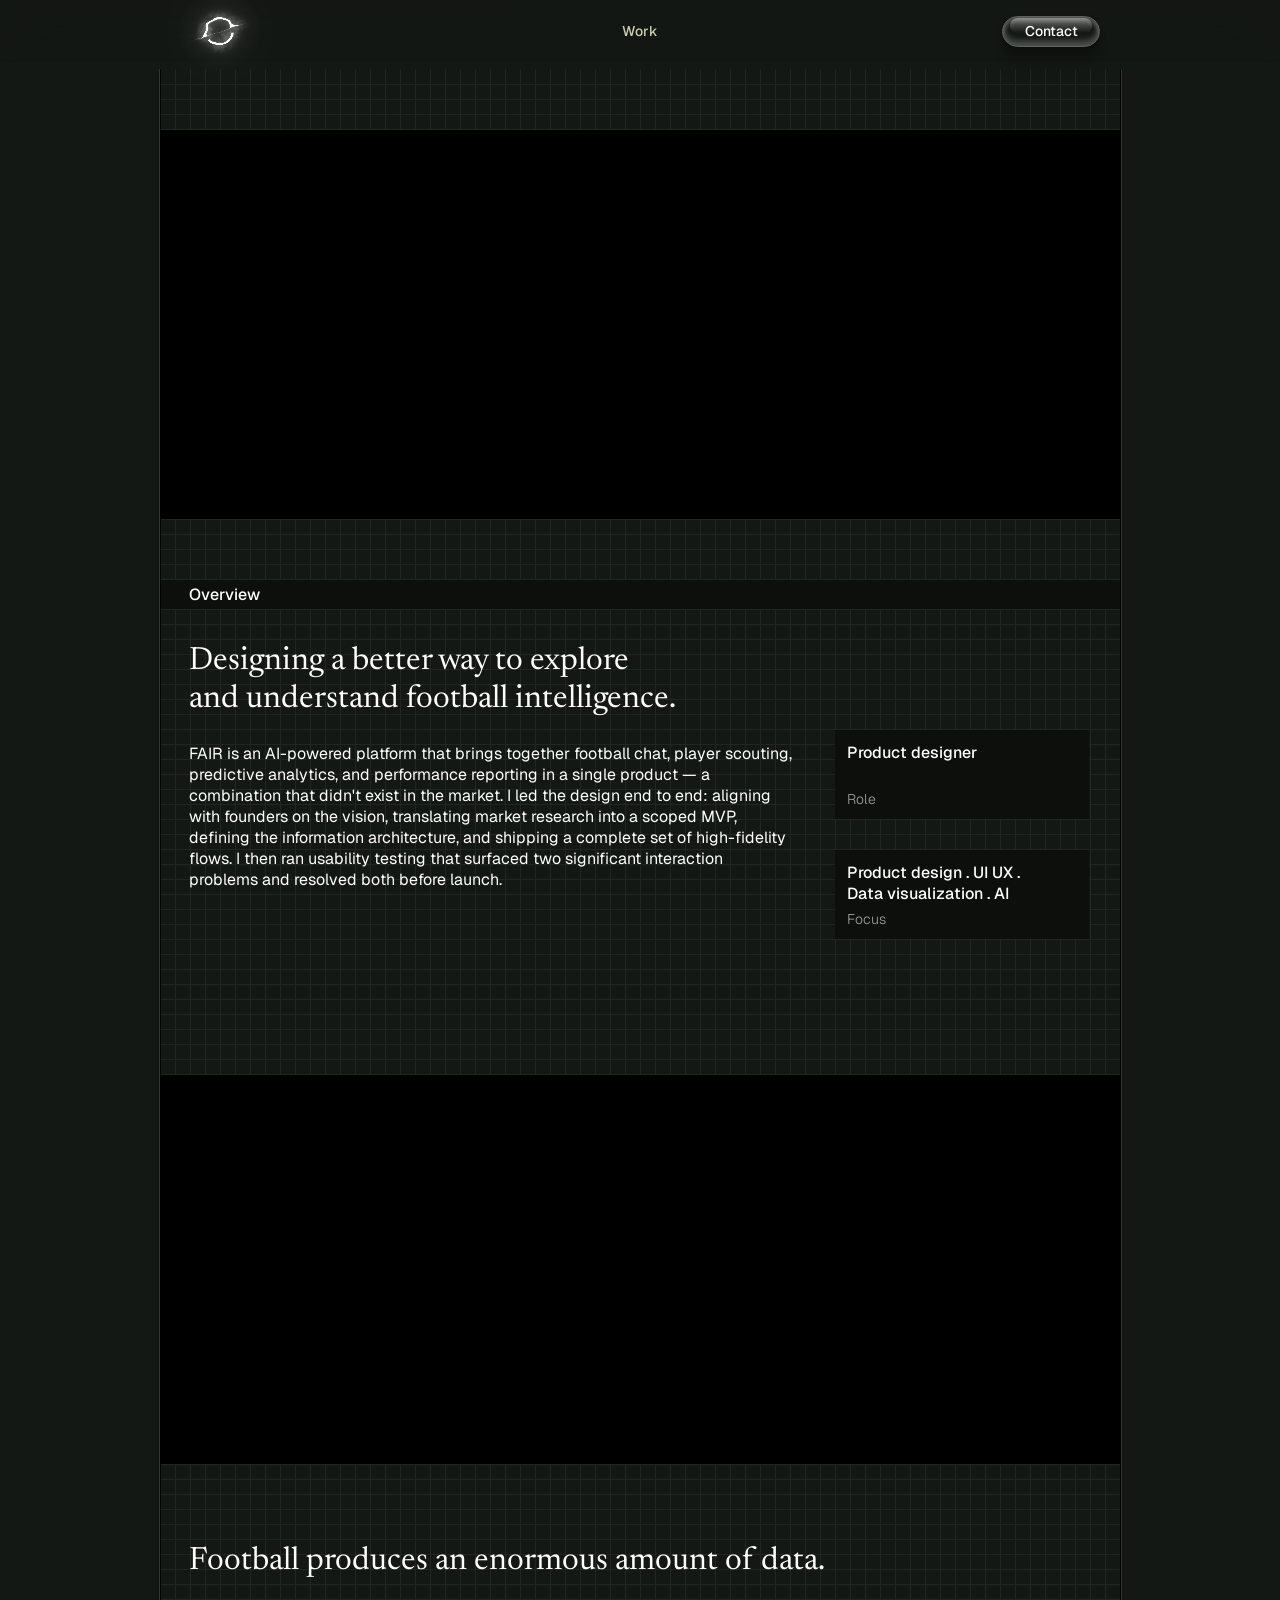
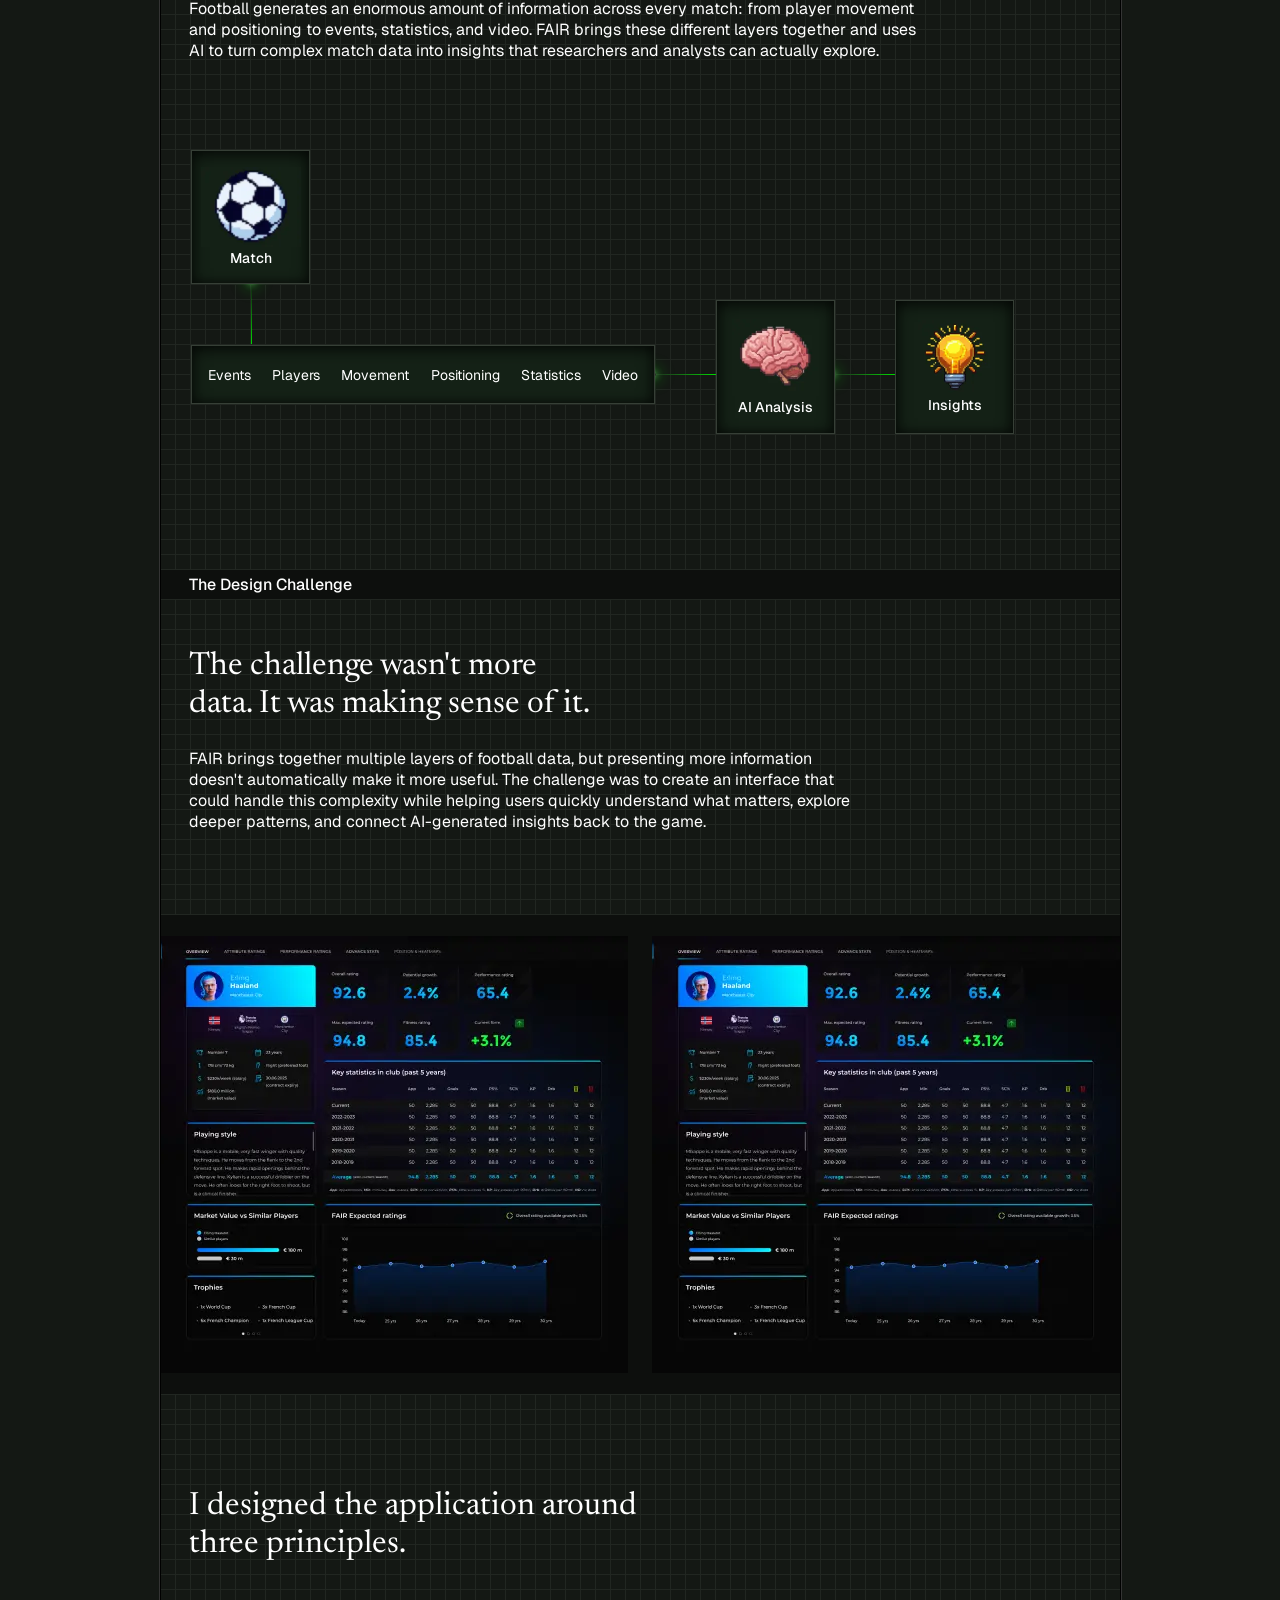
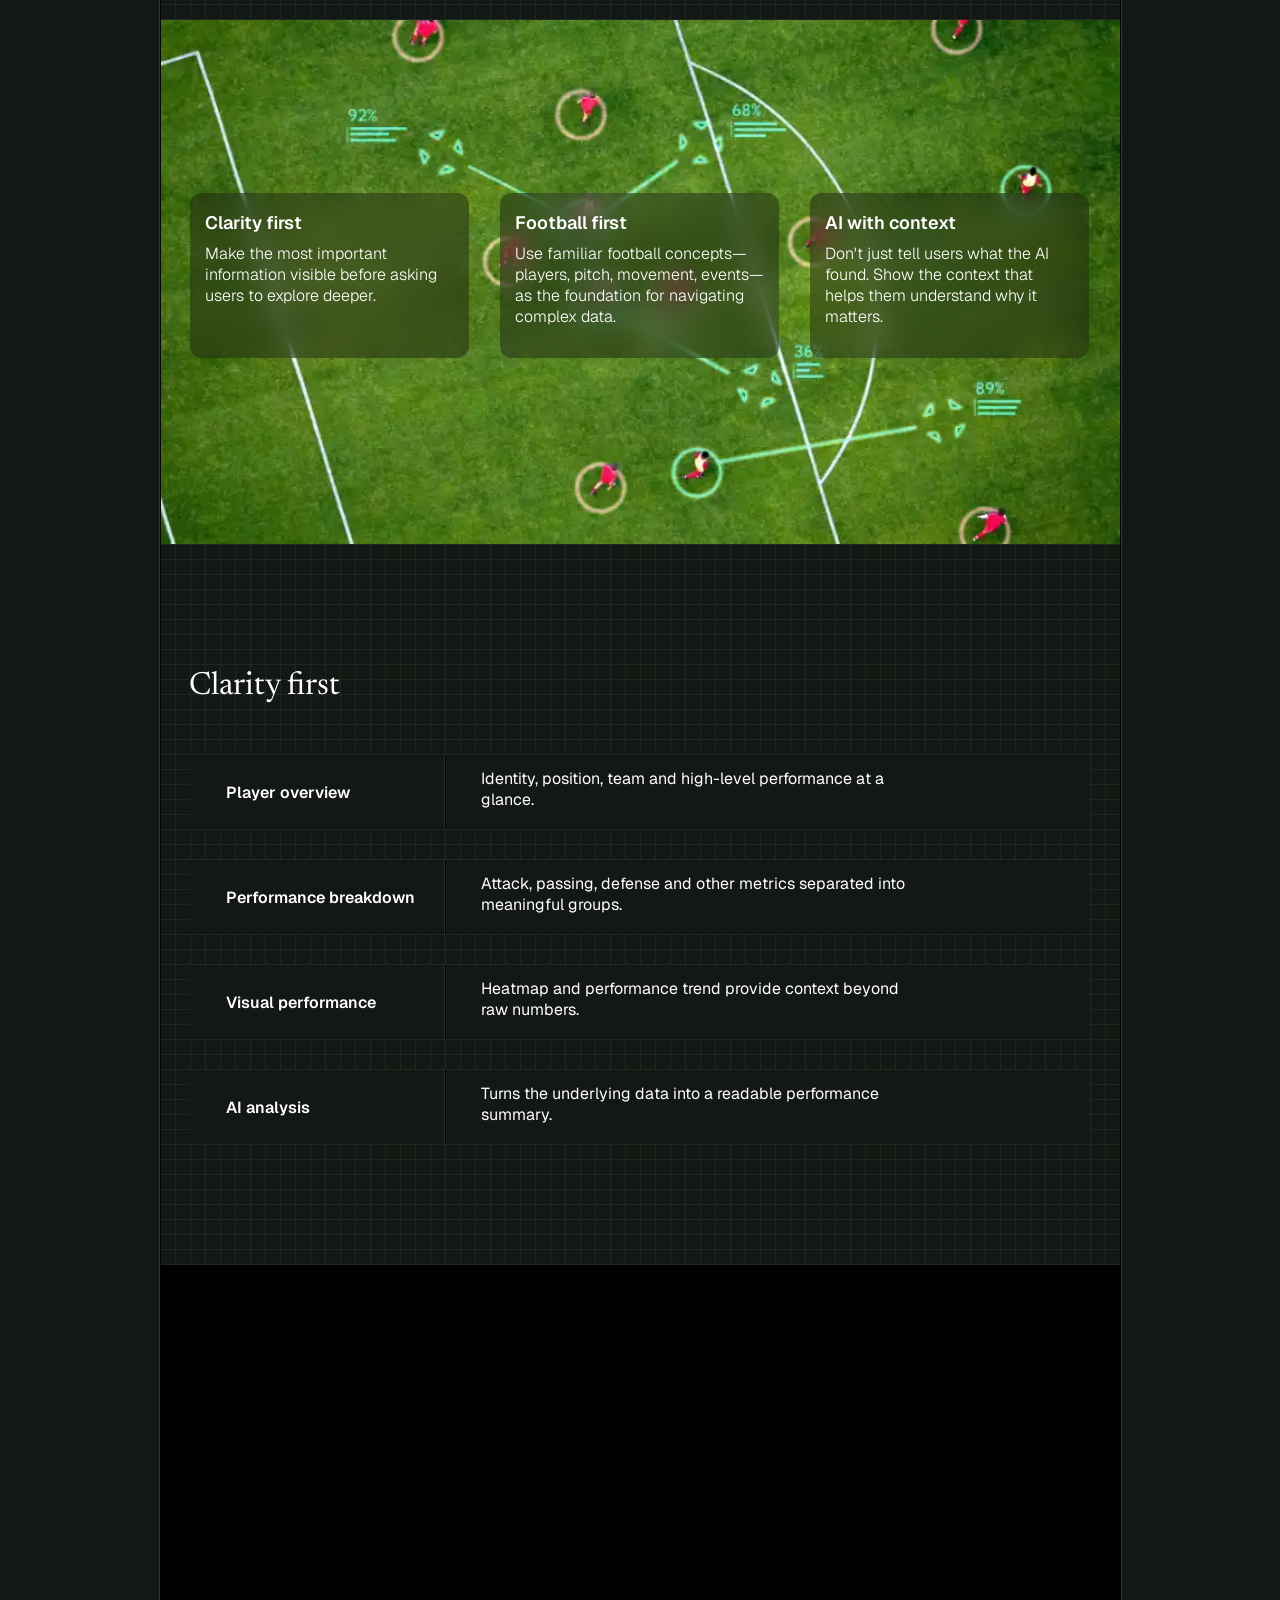
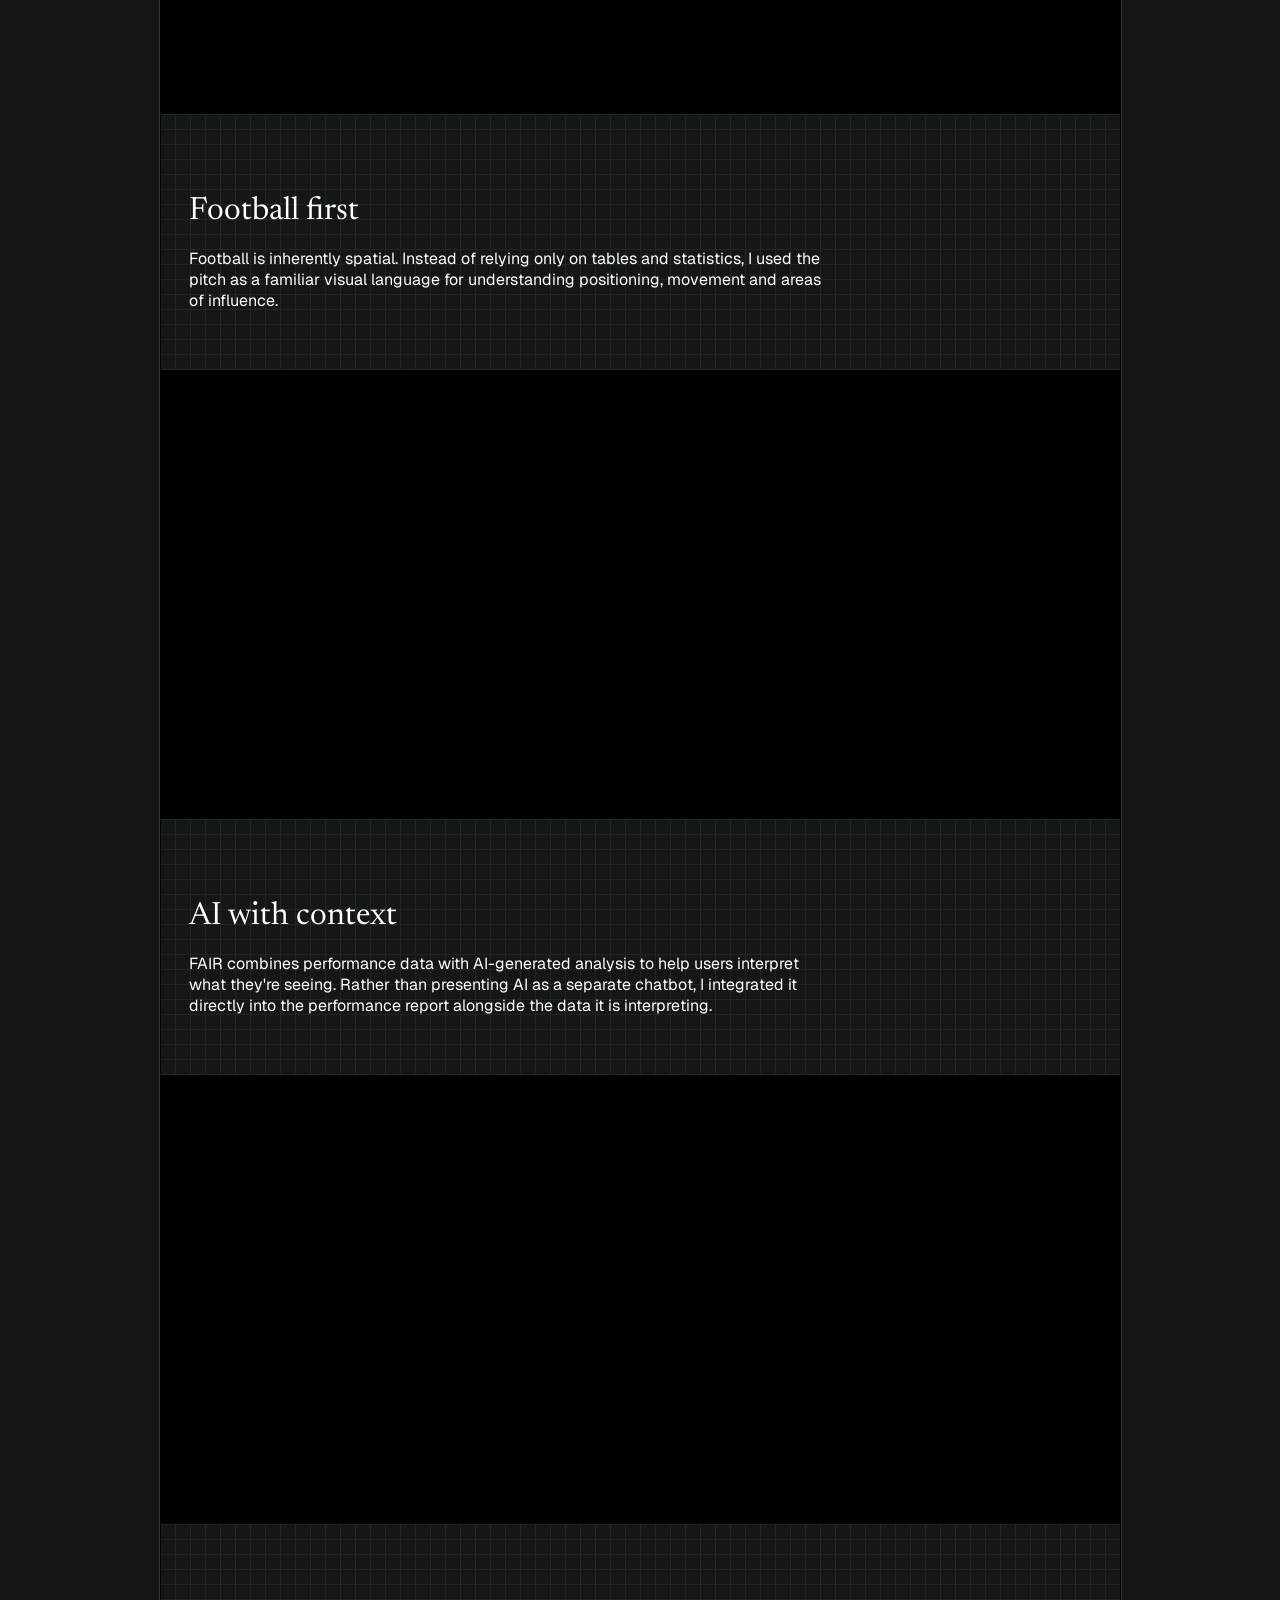
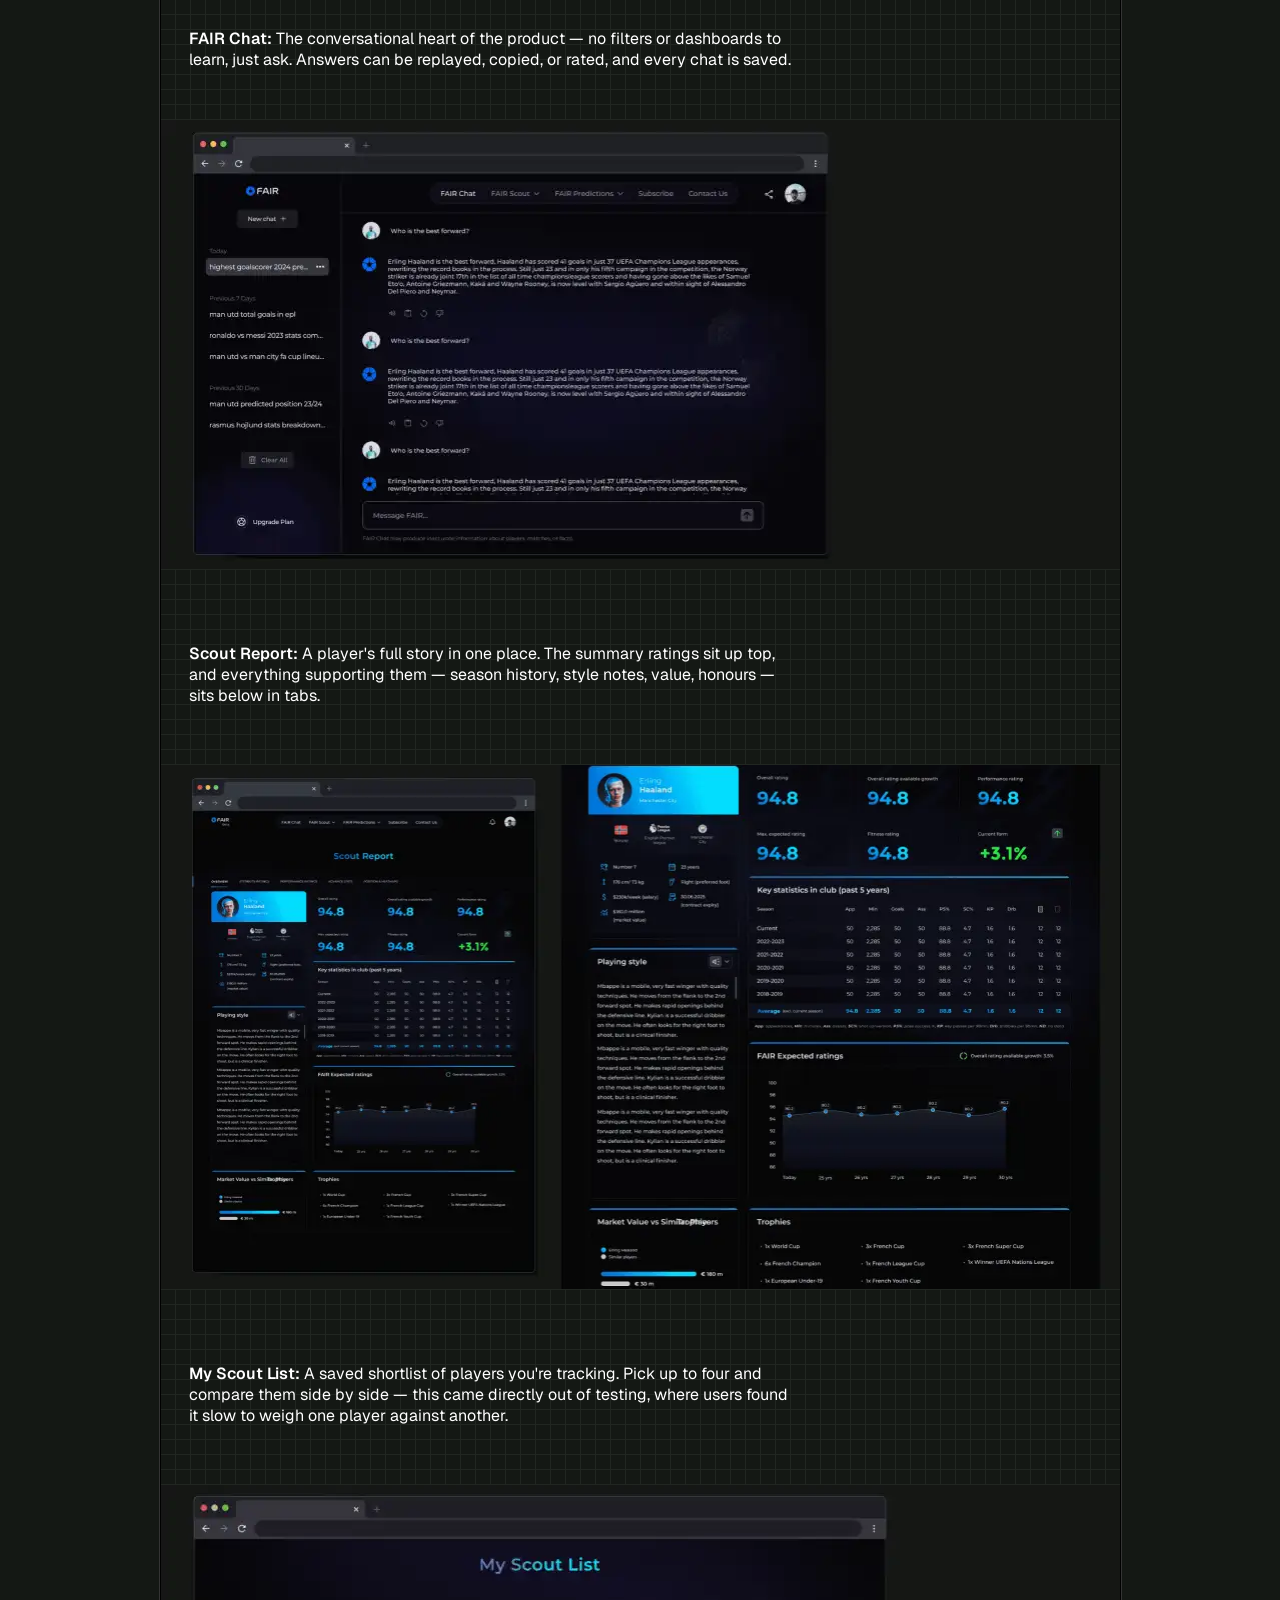
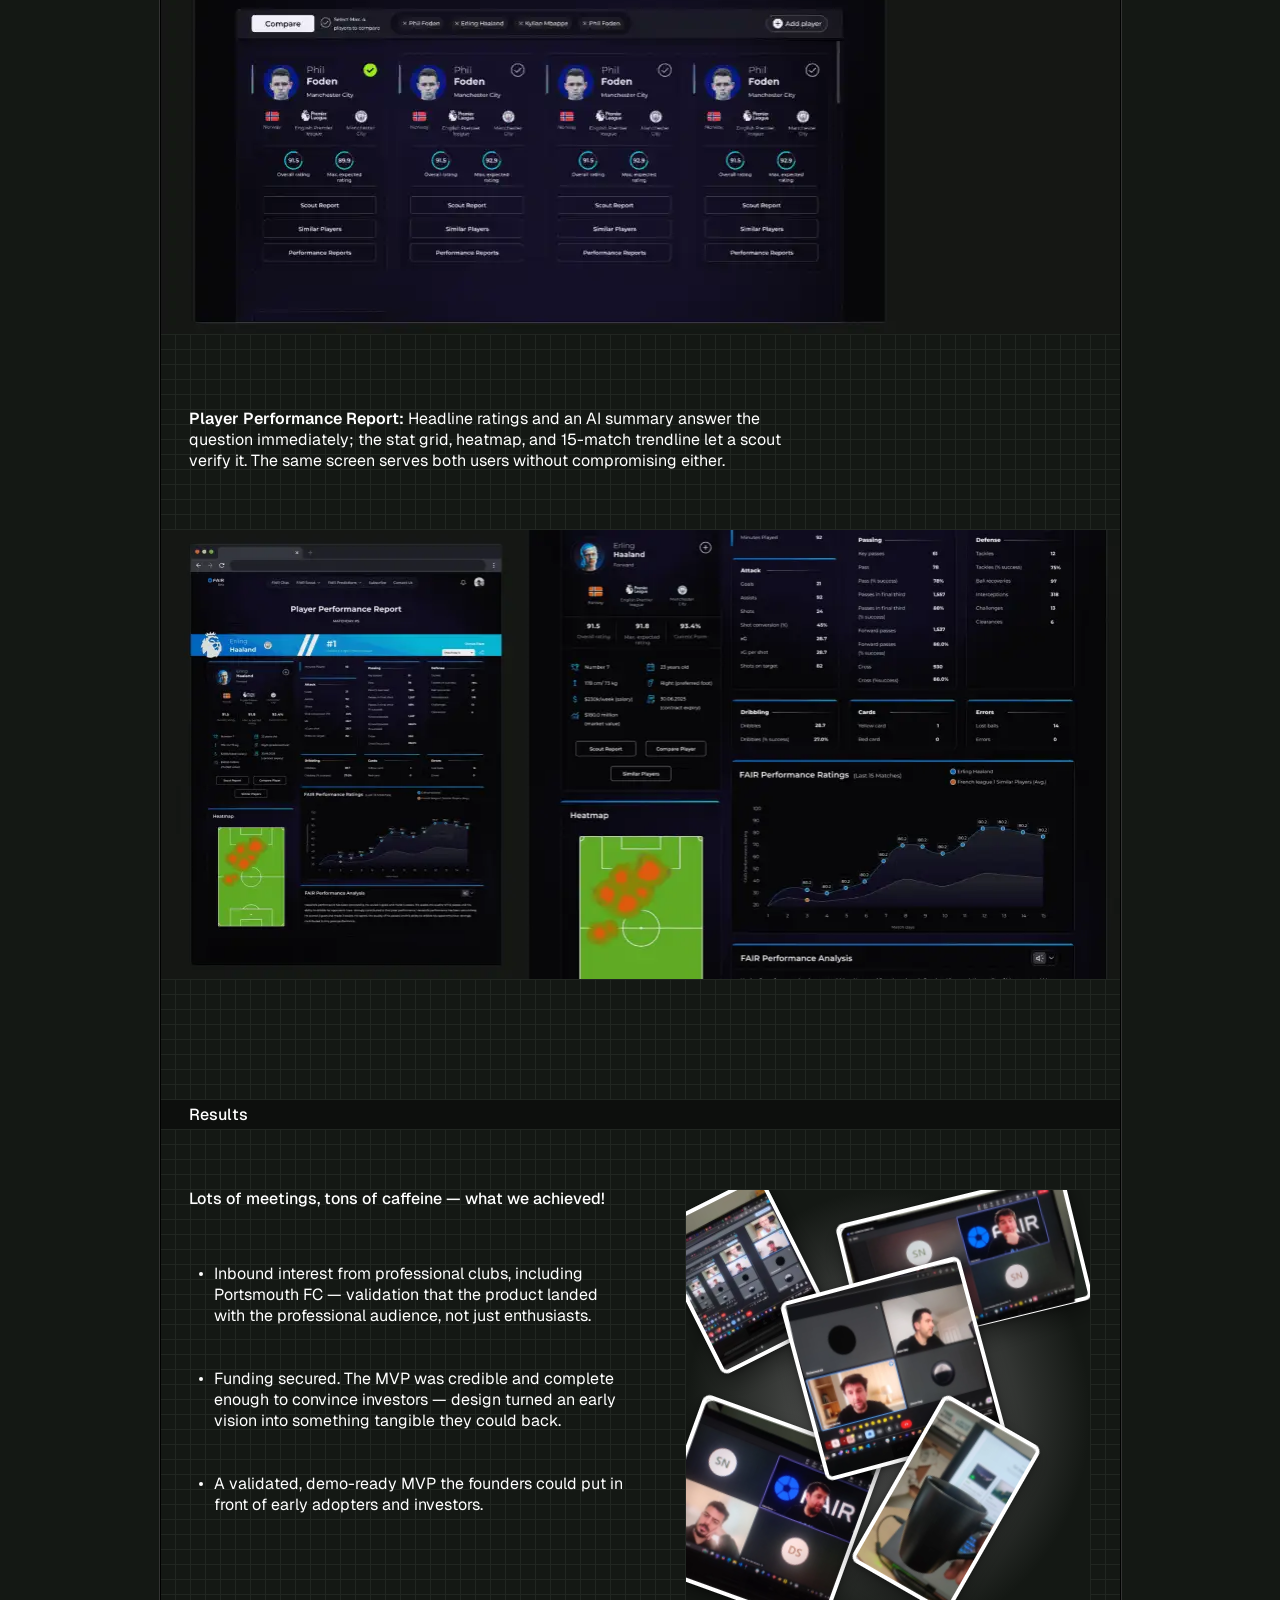
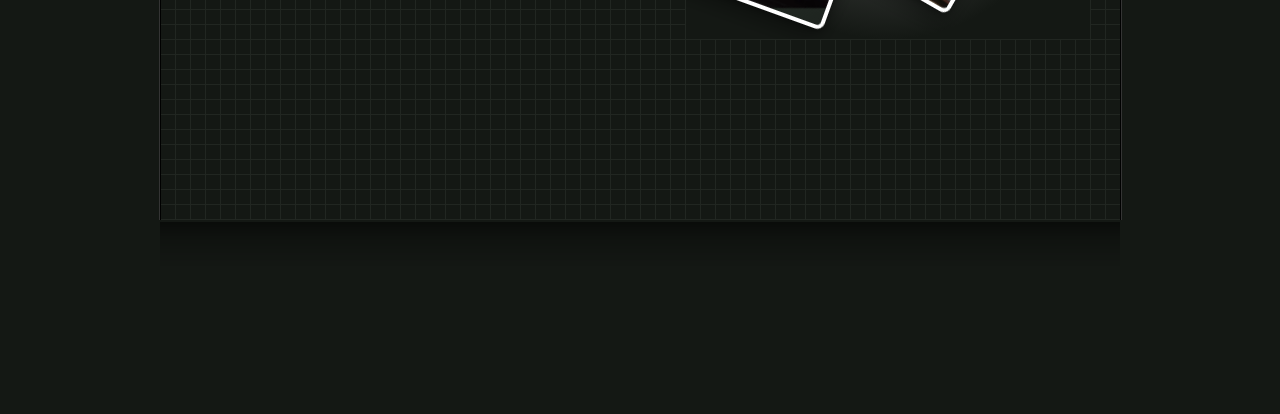
<file: projects/fair-ai/index.html>
<!doctype html>
<html lang="en">
<head>
<meta charset="utf-8">
<meta name="viewport" content="width=device-width, initial-scale=1">
<link rel="icon" href="../../assets/favicon.svg" type="image/svg+xml">
<meta property="og:type" content="website">
<meta property="og:title" content="FAIR — Shivam">
<meta property="og:description" content="Designing a better way to explore and understand football intelligence: an AI platform for football chat, scouting, predictive analytics and performance reporting.">
<title>FAIR — Shivam</title>
<meta name="description" content="Designing a better way to explore and understand football intelligence: an AI platform for football chat, scouting, predictive analytics and performance reporting.">
<link rel="preconnect" href="https://fonts.googleapis.com">
<link rel="preconnect" href="https://fonts.gstatic.com" crossorigin>
<link href="https://fonts.googleapis.com/css2?family=Delius+Swash+Caps&family=Geist:wght@300;400;500;600;700&family=Montserrat:wght@700&family=Saira:ital,wght@0,300;0,400;0,500;0,600;1,700&family=Newsreader:opsz,wght@6..72,300;6..72,400&display=swap" rel="stylesheet">

<link rel="stylesheet" href="../../assets/shell.css">
<link rel="stylesheet" href="../../assets/fair.css">
</head>
<body>

<div class="page">
  <div class="gridrules" aria-hidden="true"></div>
  <div class="grid-h" aria-hidden="true"></div>
  <div class="grid-v" aria-hidden="true"></div>

  <header class="nav">
    <div class="col nav__in">
      <a class="nav__brand brandmark" id="navLogo" href="../../" aria-label="Shivam — home"></a>
      <a class="nav__work" href="../../work/">Work</a>
      <!-- Contact — Figma "contact btn 4" (4758:1517). It copies the address
           rather than handing the visitor off to a mail client: a mailto: on a
           machine with nothing registered opens nothing at all, and on one with
           Outlook registered opens the wrong thing. Three states share the pill
           and it morphs to whichever label is showing. -->
      <span class="cbtn-wrap nav__cta">
        <button class="cbtn" id="navCta" type="button"
                data-email="shivamnegi5128@gmail.com" data-mode="idle"
                aria-label="Copy email address shivamnegi5128@gmail.com">
          <span class="cbtn__cap" aria-hidden="true"></span>
          <span class="cbtn__shine" aria-hidden="true"></span>
          <span class="cbtn__slot cbtn__slot--idle">Contact</span>
          <span class="cbtn__slot cbtn__slot--hover">
            <svg class="cbtn__ico" viewBox="0 0 24 24" fill="none" stroke="currentColor" stroke-width="2" stroke-linecap="round" stroke-linejoin="round" aria-hidden="true"><path d="M8 8V5.2c0-1.12 0-1.68.218-2.108a2 2 0 0 1 .874-.874C9.52 2 10.08 2 11.2 2h7.6c1.12 0 1.68 0 2.108.218a2 2 0 0 1 .874.874C22 3.52 22 4.08 22 5.2v7.6c0 1.12 0 1.68-.218 2.108a2 2 0 0 1-.874.874C20.48 16 19.92 16 18.8 16H16"/><path d="M5.2 22h7.6c1.12 0 1.68 0 2.108-.218a2 2 0 0 0 .874-.874C16 20.48 16 19.92 16 18.8v-7.6c0-1.12 0-1.68-.218-2.108a2 2 0 0 0-.874-.874C14.48 8 13.92 8 12.8 8H5.2c-1.12 0-1.68 0-2.108.218a2 2 0 0 0-.874.874C2 9.52 2 10.08 2 11.2v7.6c0 1.12 0 1.68.218 2.108a2 2 0 0 0 .874.874C3.52 22 4.08 22 5.2 22Z"/></svg>
            <span>Email</span>
          </span>
          <span class="cbtn__slot cbtn__slot--copied">
            <svg class="cbtn__ico cbtn__tick" viewBox="0 0 24 24" fill="none" stroke="currentColor" stroke-width="2.4" stroke-linecap="round" stroke-linejoin="round" aria-hidden="true"><path d="M20 6 9 17l-5-5" pathLength="1" stroke-dasharray="1" stroke-dashoffset="1"/></svg>
            <span class="cbtn__said">Copied</span>
          </span>
          <span class="cbtn__light" aria-hidden="true"></span>
        </button>
        <span class="cbtn__halo" aria-hidden="true"></span>
        <span class="cbtn__halo" aria-hidden="true"></span>
      </span>
    </div>
  </header>

  

<main class="fair" data-grid-snap=".fair__lede, .fair__intro p, .fair__say h3, .fair__say p, .fair__principles h4, .fair__principles p, .fair__principle-head h3, .fair__principle-head p, .fair__rows p, .fair__caption, .fair__results-lede, .fair__results-list li">

  <!-- Figma › FAIR (4006:11081), 1440 × 10014. Section positions are the
       Figma y-values, reproduced as the gaps between sections so the page
       keeps its rhythm without hard-coding absolute offsets.
       Every image slot the design leaves empty is an olive placeholder with
       its own label, exactly as the design shows it. -->

  <!-- y 130 · 959 × 389 · the hero player.
       Vimeo's own snippet wraps the iframe in a 75% padding box; that would
       make this 719px tall and pull every section below it off the Figma
       grid, so the player keeps the slot's own 959 × 389 box instead.

       background=1 is Vimeo's bare mode: it autoplays muted, loops, and drops
       every piece of player furniture — the control bar, the like / watch
       later / share / embed buttons in the corner, and the Vimeo mark. Every
       film on this page runs in it, so nothing of Vimeo's is ever on screen.
       The autoplay matters because these clips open on a near-black frame and
       Vimeo picks that frame as the poster, so parked on it a slot reads as
       an empty black box. autoplay / muted / loop are spelled out as well so
       the intent survives if the mode is ever taken off. -->
  <section class="col fair__hero-img">
    <div data-slot="main" class="ph ph--hero fair__video" style="--ar:1920/1080">
      <iframe src="https://player.vimeo.com/video/1223136695?h=0b1a0e7f98&amp;background=1&amp;autoplay=1&amp;muted=1&amp;loop=1&amp;autopause=0&amp;badge=0&amp;title=0&amp;byline=0&amp;portrait=0&amp;player_id=0&amp;app_id=58479"
              title="FAIR her vid" loading="lazy" frameborder="0"
              allow="autoplay; fullscreen; picture-in-picture; clipboard-write; encrypted-media; web-share"
              referrerpolicy="strict-origin-when-cross-origin"
              allowfullscreen></iframe>
    </div>
  </section>

  <!-- y 580 · the section label band -->
  <h2 class="col band" id="overview">Overview</h2>

  <!-- y 639 heading · y 743 body · y 730 the meta cards -->
  <section class="col fair__intro">
    <div class="fair__intro-copy">
      <h3 class="fair__lede">Designing a better way to explore and understand football intelligence.</h3>
      <p>FAIR is an AI-powered platform that brings together football chat, player scouting,
         predictive analytics, and performance reporting in a single product — a combination
         that didn't exist in the market. I led the design end to end: aligning with founders
         on the vision, translating market research into a scoped MVP, defining the information
         architecture, and shipping a complete set of high-fidelity flows. I then ran usability
         testing that surfaced two significant interaction problems and resolved both before
         launch.</p>
    </div>
    <dl class="fair__meta">
      <div><dd>Product designer</dd><dt>Role</dt></div>
      <div><dd>Product design . UI UX .<br>Data visualization . AI</dd><dt>Focus</dt></div>
    </dl>
  </section>

  <!-- y 1075 · 959 × 390 · the product film. Drawn 389 here, not 390: at
       390 its lower edge lands ON the rule below instead of one pixel
       short of it, and the extra pixel then rides down the page and puts
       the flow diagram, the second band and the two-slot frame each a
       pixel late. Every other slot on this page is one short of a
       multiple of fifteen — the hero directly above it is 389 for a
       taller box — so 390 is the odd number out, and the pixel is given
       back further down (see .fair__pair + .fair__say--wide). -->
  <section class="col fair__slot">
    <div data-slot="hero-video" class="ph fair__video" style="--h:389px;--ar:2224/1080">
      <iframe src="https://player.vimeo.com/video/1223143384?background=1&amp;autoplay=1&amp;muted=1&amp;loop=1&amp;autopause=0&amp;badge=0&amp;title=0&amp;byline=0&amp;portrait=0&amp;player_id=0&amp;app_id=58479"
              title="capcut comparre plyrs" loading="lazy" frameborder="0"
              allow="autoplay; fullscreen; picture-in-picture; clipboard-write; encrypted-media; web-share"
              referrerpolicy="strict-origin-when-cross-origin"
              allowfullscreen></iframe>
    </div>
  </section>

  <!-- y 1540 -->
  <section class="col fair__say">
    <h3>Football produces an enormous amount of data.</h3>
    <p>Football generates an enormous amount of information across every match: from player
       movement and positioning to events, statistics, and video. FAIR brings these different
       layers together and uses AI to turn complex match data into insights that researchers
       and analysts can actually explore.</p>
  </section>

  <!-- y 1751 – 2035 · Figma 4049:769 / 4040:706 / 4049:788 / 4049:797.
       Three panels in the product's green, joined by 1px strokes, with the
       data types listed in a panel of their own. -->
  <section class="col fair__flow" aria-label="From match to insight">
    <figure class="fair__node fair__node--match">
      <img data-slot="match" class="ph ph--thumb" style="--w:100px;--h:80px" src="../../assets/media/385e9989da52.webp" alt="" loading="lazy" decoding="async">
      <figcaption>Match</figcaption>
    </figure>

    <ul class="fair__chips">
      <li>Events</li><li>Players</li><li>Movement</li>
      <li>Positioning</li><li>Statistics</li><li>Video</li>
    </ul>

    <figure class="fair__node fair__node--ai">
      <img data-slot="ai-analysis" class="ph ph--thumb" style="--w:87px;--h:77px" src="../../assets/media/a7e45f07d60c.webp" alt="" loading="lazy" decoding="async">
      <figcaption>AI Analysis</figcaption>
    </figure>

    <figure class="fair__node fair__node--insight">
      <img data-slot="insights" class="ph ph--thumb" style="--w:74px;--h:74px" src="../../assets/media/2ceee12ef977.webp" alt="" loading="lazy" decoding="async">
      <figcaption>Insights</figcaption>
    </figure>

    <!-- the connectors: 4049:787 down from the match panel, 4049:792 and
         4049:801 across to AI analysis and on to insights -->
    <i class="fair__wire fair__wire--down" aria-hidden="true"></i>
    <i class="fair__wire fair__wire--right-a" aria-hidden="true"></i>
    <i class="fair__wire fair__wire--right-b" aria-hidden="true"></i>
  </section>

  <!-- y 2171 -->
  <h2 class="col band">The Design Challenge</h2>

  <!-- y 2245 -->
  <section class="col fair__say fair__say--wide">
    <h3>The challenge wasn't more data. It was making sense of it.</h3>
    <p>FAIR brings together multiple layers of football data, but presenting more information
       doesn't automatically make it more useful. The challenge was to create an interface that
       could handle this complexity while helping users quickly understand what matters, explore
       deeper patterns, and connect AI-generated insights back to the game.</p>
  </section>

  <!-- y 2516 · two 468 × 437 slots -->
  <section class="col fair__pair">
    <img data-slot="scout-overview-1" class="ph" style="--h:437px" src="../../assets/media/497f7568afee.webp" alt="" loading="lazy" decoding="async">
    <img data-slot="scout-overview-2" class="ph" style="--h:437px" src="../../assets/media/497f7568afee.webp" alt="" loading="lazy" decoding="async">
  </section>

  <!-- y 3093 -->
  <section class="col fair__say fair__say--wide fair__say--head">
    <!-- Figma breaks this after "around", onto two 38px lines, so the second
         line lands on the next rule. The display face isn't installed for
         visitors, and the fallback measures narrower, so the break is set
         here rather than left to whatever font happens to be available. -->
    <h3>I designed the application around<br class="fair__break">three principles.</h3>
  </section>

  <!-- y 3220 · the pitch photograph with three glass cards over it -->
  <section class="col fair__principles">
    <img data-slot="pitch" class="ph ph--pitch" src="../../assets/media/064ee3ff394a.webp" alt="" loading="lazy" decoding="async">
    <div class="fair__cards">
      <article><h4>Clarity first</h4>
        <p>Make the most important information visible before asking users to explore deeper.</p></article>
      <article><h4>Football first</h4>
        <p>Use familiar football concepts—players, pitch, movement, events—as the foundation
           for navigating complex data.</p></article>
      <article><h4>AI with context</h4>
        <p>Don't just tell users what the AI found. Show the context that helps them understand
           why it matters.</p></article>
    </div>
  </section>

  <!-- y 3864 -->
  <section class="col fair__principle-head"><h3>Clarity first</h3></section>

  <!-- y 3955 · the four-row breakdown -->
  <section class="col fair__rows">
    <div class="fair__row"><span>Player overview</span>
      <p>Identity, position, team and high-level performance at a glance.</p></div>
    <div class="fair__row"><span>Performance breakdown</span>
      <p>Attack, passing, defense and other metrics separated into meaningful groups.</p></div>
    <div class="fair__row"><span>Visual performance</span>
      <p>Heatmap and performance trend provide context beyond raw numbers.</p></div>
    <div class="fair__row"><span>AI analysis</span>
      <p>Turns the underlying data into a readable performance summary.</p></div>
  </section>

  <!-- y 4465 · the player performance report film -->
  <section class="col fair__slot">
    <div data-slot="ppr-video" class="ph ph--wide fair__video" style="--ar:2276/1080">
      <iframe src="https://player.vimeo.com/video/1222336378?h=8f9dda9f21&amp;background=1&amp;autoplay=1&amp;muted=1&amp;loop=1&amp;autopause=0&amp;badge=0&amp;title=0&amp;byline=0&amp;portrait=0&amp;player_id=0&amp;app_id=58479"
              title="Player performance report" loading="lazy" frameborder="0"
              allow="autoplay; fullscreen; picture-in-picture; clipboard-write; encrypted-media; web-share"
              referrerpolicy="strict-origin-when-cross-origin"
              allowfullscreen></iframe>
    </div>
  </section>

  <!-- y 4989 -->
  <section class="col fair__principle-head fair__principle-head--body">
    <h3>Football first</h3>
    <p>Football is inherently spatial. Instead of relying only on tables and statistics, I used
       the pitch as a familiar visual language for understanding positioning, movement and areas
       of influence.</p>
  </section>

  <!-- y 5170 · the scout report film -->
  <section class="col fair__slot">
    <div data-slot="scout-video-1" class="ph ph--wide fair__video" style="--ar:1948/1080">
      <iframe src="https://player.vimeo.com/video/1223143533?h=41802e882f&amp;background=1&amp;autoplay=1&amp;muted=1&amp;loop=1&amp;autopause=0&amp;badge=0&amp;title=0&amp;byline=0&amp;portrait=0&amp;player_id=0&amp;app_id=58479"
              title="Scout report" loading="lazy" frameborder="0"
              allow="autoplay; fullscreen; picture-in-picture; clipboard-write; encrypted-media; web-share"
              referrerpolicy="strict-origin-when-cross-origin"
              allowfullscreen></iframe>
    </div>
  </section>

  <!-- y 5694 -->
  <section class="col fair__principle-head fair__principle-head--body">
    <h3>AI with context</h3>
    <p>FAIR combines performance data with AI-generated analysis to help users interpret what
       they're seeing. Rather than presenting AI as a separate chatbot, I integrated it directly
       into the performance report alongside the data it is interpreting.</p>
  </section>

  <!-- y 5875 · the second scout report film. Same bare player as the rest
       of the page — background=1 drops every piece of Vimeo furniture and
       autoplays it muted on a loop — so nothing of Vimeo's is ever on
       screen and the slot never sits on a black poster frame. The ratio
       is the standing 16:9 until vimeo-fit.js asks the player for the
       film's real one. -->
  <section class="col fair__slot">
    <div data-slot="scout-video-2" class="ph ph--wide fair__video" style="--ar:1920/1080">
      <iframe src="https://player.vimeo.com/video/1224389843?h=4ec43ddc7c&amp;background=1&amp;autoplay=1&amp;muted=1&amp;loop=1&amp;autopause=0&amp;badge=0&amp;title=0&amp;byline=0&amp;portrait=0&amp;player_id=0&amp;app_id=58479"
              title="Scout report" loading="lazy" frameborder="0"
              allow="autoplay; fullscreen; picture-in-picture; clipboard-write; encrypted-media; web-share"
              referrerpolicy="strict-origin-when-cross-origin"
              allowfullscreen></iframe>
    </div>
  </section>

  <!-- y 6428 → 8979 · caption, then the product screen, four times over -->
  <section class="col fair__screen fair__screen--short">
    <p class="fair__caption"><b>FAIR Chat:</b> The conversational heart of the product — no filters
       or dashboards to learn, just ask. Answers can be replayed, copied, or rated, and every chat
       is saved.</p>
    <img data-slot="chat" class="ph ph--wide" src="../../assets/media/adc6ef876a96.webp" alt="" loading="lazy" decoding="async">
  </section>

  <section class="col fair__screen">
    <p class="fair__caption"><b>Scout Report:</b> A player's full story in one place. The summary
       ratings sit up top, and everything supporting them — season history, style notes, value,
       honours — sits below in tabs.</p>
    <img data-slot="scout-report" class="ph ph--tall" src="../../assets/media/6cb52135436a.webp" alt="" loading="lazy" decoding="async">
  </section>

  <section class="col fair__screen">
    <p class="fair__caption"><b>My Scout List:</b> A saved shortlist of players you're tracking.
       Pick up to four and compare them side by side — this came directly out of testing, where
       users found it slow to weigh one player against another.</p>
    <img data-slot="scout-list" class="ph ph--wide" src="../../assets/media/e9971f871fa7.webp" alt="" loading="lazy" decoding="async">
  </section>

  <section class="col fair__screen">
    <p class="fair__caption"><b>Player Performance Report:</b> Headline ratings and an AI summary
       answer the question immediately; the stat grid, heatmap, and 15-match trendline let a scout
       verify it. The same screen serves both users without compromising either.</p>
    <img data-slot="ppr" class="ph ph--wide" src="../../assets/media/e2a693c2ab26.webp" alt="" loading="lazy" decoding="async">
  </section>

  <!-- y 9100 -->
  <h2 class="col band">Results</h2>

  <!-- y 9188 · the write-up, and the photographs that answer to the pointer -->
  <section class="col fair__results">
    <!-- Figma 4471:1702 — the lede, then the three results as a bulleted
         list: a 4px dot, the text column 25px in, 21px lines, and 42px
         between one result and the next. -->
    <div class="fair__results-copy">
      <!-- one line, as in the design: the body face here is wider than the
           design's, so the longer phrasing wrapped -->
      <p class="fair__results-lede">Lots of meetings, tons of caffeine — what we achieved!</p>
      <ul class="fair__results-list">
        <li>Inbound interest from professional clubs, including Portsmouth FC — validation that the
            product landed with the professional audience, not just enthusiasts.</li>
        <li>Funding secured. The MVP was credible and complete enough to convince investors — design
            turned an early vision into something tangible they could back.</li>
        <li>A validated, demo-ready MVP the founders could put in front of early adopters and
            investors.</li>
      </ul>
    </div>

    <!-- Figma 4469:1663, 404 × 449. Each photo's slot centre and resting tilt
         are on the element, which is what the spring reads. -->
    <div class="fair__photos" id="fairPhotos" aria-label="Photographs from the project">
      <div class="polaroid" data-spring-photo data-cx="103" data-cy="349" data-rot="19.89"
           style="--w:191px;--h:184px;--l:-18px;--t:230px"><img src="../../assets/media/7d5a3aa5451c.webp" alt="" loading="lazy" decoding="async"></div>
      <div class="polaroid" data-spring-photo data-cx="290" data-cy="98" data-rot="-13.66"
           style="--w:234px;--h:132px;--l:161px;--t:6px"><img src="../../assets/media/5527c101d304.webp" alt="" loading="lazy" decoding="async"></div>
      <div class="polaroid" data-spring-photo data-cx="86" data-cy="104" data-rot="-26.7"
           style="--w:124px;--h:164px;--l:-6px;--t:3px"><img src="../../assets/media/13590c4b84d3.webp" alt="" loading="lazy" decoding="async"></div>
      <div class="polaroid" data-spring-photo data-cx="228" data-cy="200" data-rot="-15"
           style="--w:186px;--h:185px;--l:114px;--t:86px"><img src="../../assets/media/77b979177877.webp" alt="" loading="lazy" decoding="async"></div>
      <div class="polaroid" data-spring-photo data-cx="300" data-cy="329" data-rot="29.87"
           style="--w:112px;--h:192px;--l:204px;--t:218px"><img src="../../assets/media/c7cdac8d2ea9.webp" alt="" loading="lazy" decoding="async"></div>
    </div>
  </section>
</main>

</div>

<!-- the sheet's contact shadow, column-width, riding on its lower edge -->
<div class="page-shade" aria-hidden="true"></div>

<footer class="foot">
  <div class="gridrules gridrules--foot" aria-hidden="true"></div>
  <div class="foot__in">
      <a class="foot__brand brandmark" id="footLogo" href="../../" aria-label="Shivam — home"></a>
      <nav class="foot__links">
        <a href="https://x.com/shivnegi0" rel="me noopener" target="_blank">X:</a>
        <a href="https://www.linkedin.com/in/shivam-negi-373739171/" rel="me noopener" target="_blank">Linkedin:</a>
        <!-- copies rather than opening a mail client, same as the navbar's -->
        <button class="foot__copy" type="button" data-email="shivamnegi5128@gmail.com"
                aria-label="Copy email address shivamnegi5128@gmail.com"><span>Email:</span></button>
      </nav>
      <p class="foot__note"><b>note for you</b><span>Thank you human for the visit, <br>and If you are reading this <br>i think i did something right.</span></p>
      <button class="snd-btn" id="sndFooter" type="button" aria-pressed="false" aria-label="Mute sound effects">
        <!-- one icon, three groups. The speaker body never moves; the waves and
             the cross trade places, which is what lets each be scaled, faded
             and blurred on its own. Paths are the Figma ones, split at x=15. -->
        <svg class="snd-ico" viewBox="0 0 24 24" fill="none" aria-hidden="true">
          <g class="snd-body" fill="#D1CDB4"><path d="M13 22H11V20H9V18H11V6H9V4H11V2H13V22ZM9 18H7V16H9V18ZM7 10H5V14H7V16H3V8H7V10ZM9 8H7V6H9V8Z"/></g>
          <g class="snd-wave" fill="#D1CDB4"><path d="M19 18H15V16H19V18ZM21 16H19V8H21V16ZM17 14H15V10H17V14ZM19 8H15V6H19V8Z"/></g>
          <g class="snd-x" fill="#D1CDB4"><path d="M17.001 15.224H15.001V13.224H17V11.224H15.001V9.224H17.001L17 11.224H19V13.224H17L17.001 15.224ZM21 15.224H19V13.224H21V15.224ZM21 11.224H19V9.224H21V11.224Z"/></g>
        </svg>
      </button>
    <span class="snd-tip" id="sndTip">Mute sound effects</span>
  </div>
</footer>

<!-- the scroll room the reveal happens in: transparent, so the pinned footer
     shows through it as the content sheet above slides past -->
<div class="foot-space" id="contact" aria-hidden="true"></div>


<script src="../../assets/shell.js" defer></script>
</body>
</html>
</file>
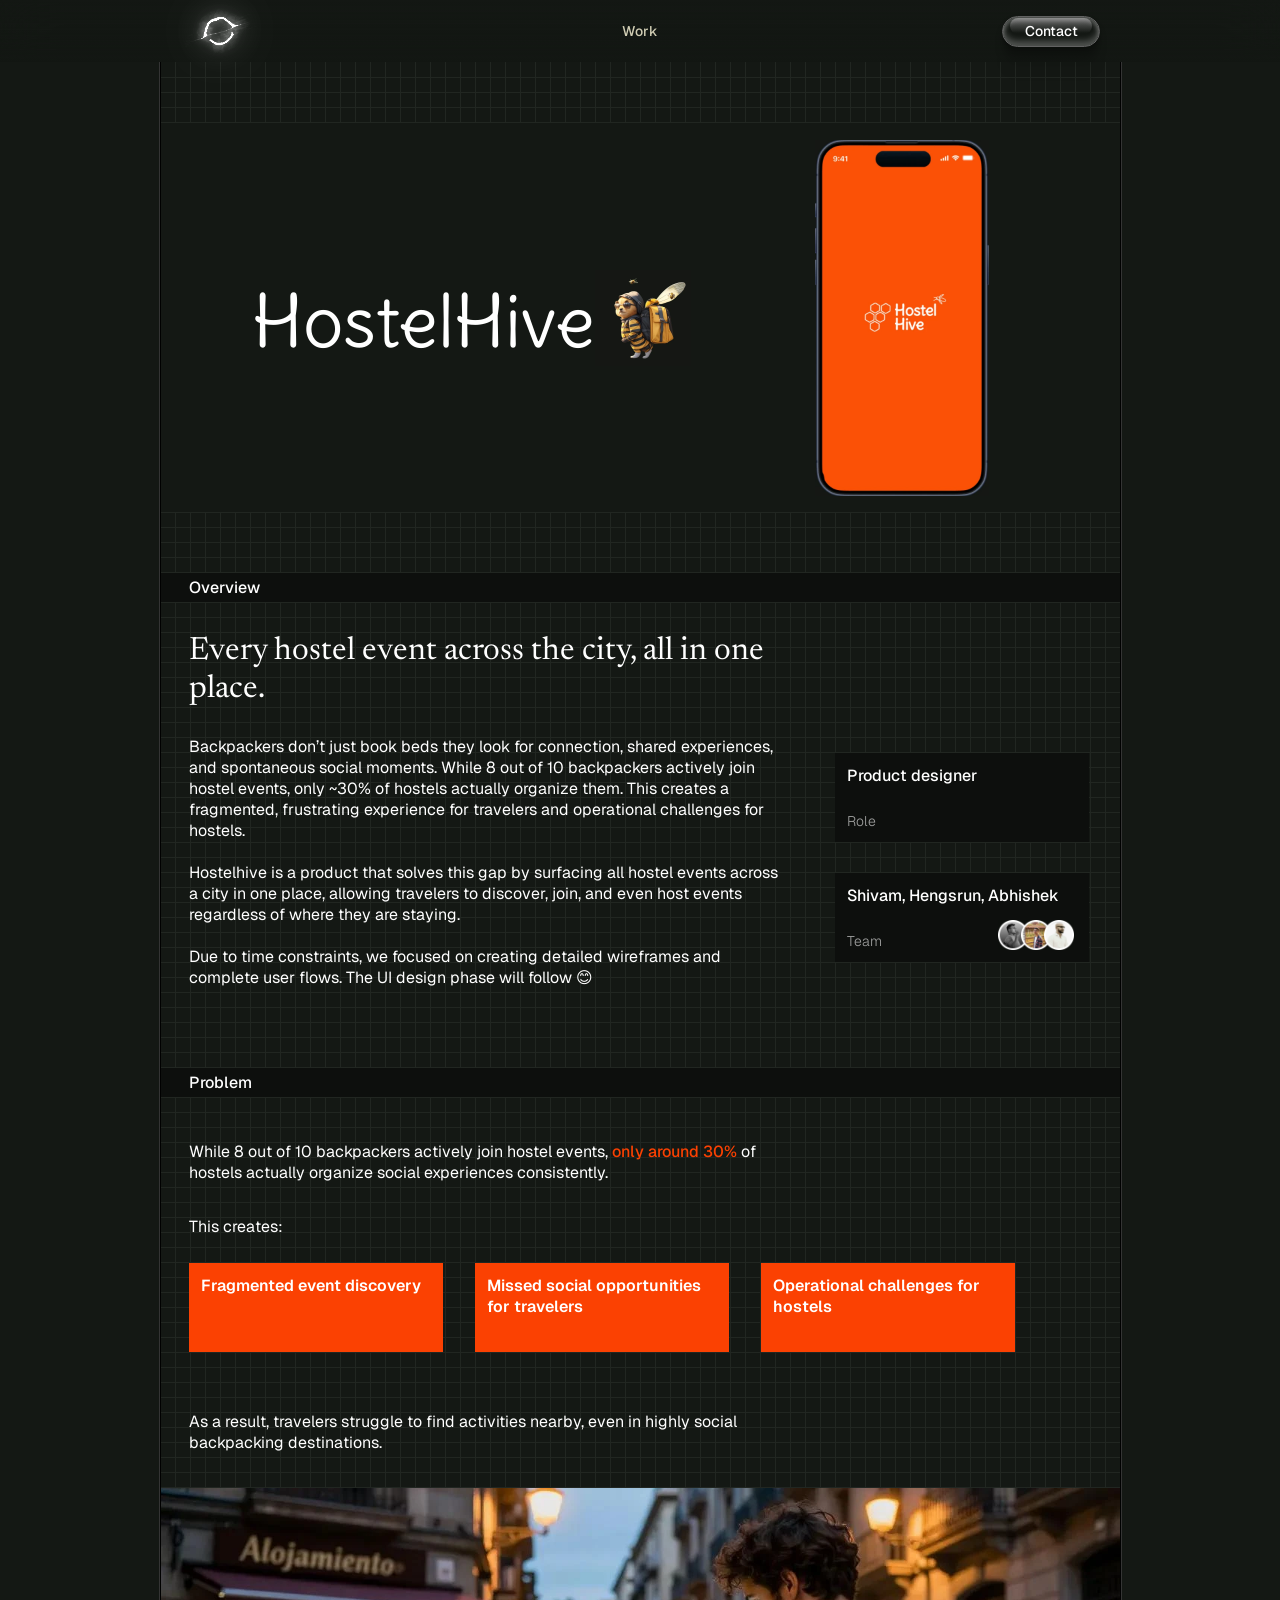
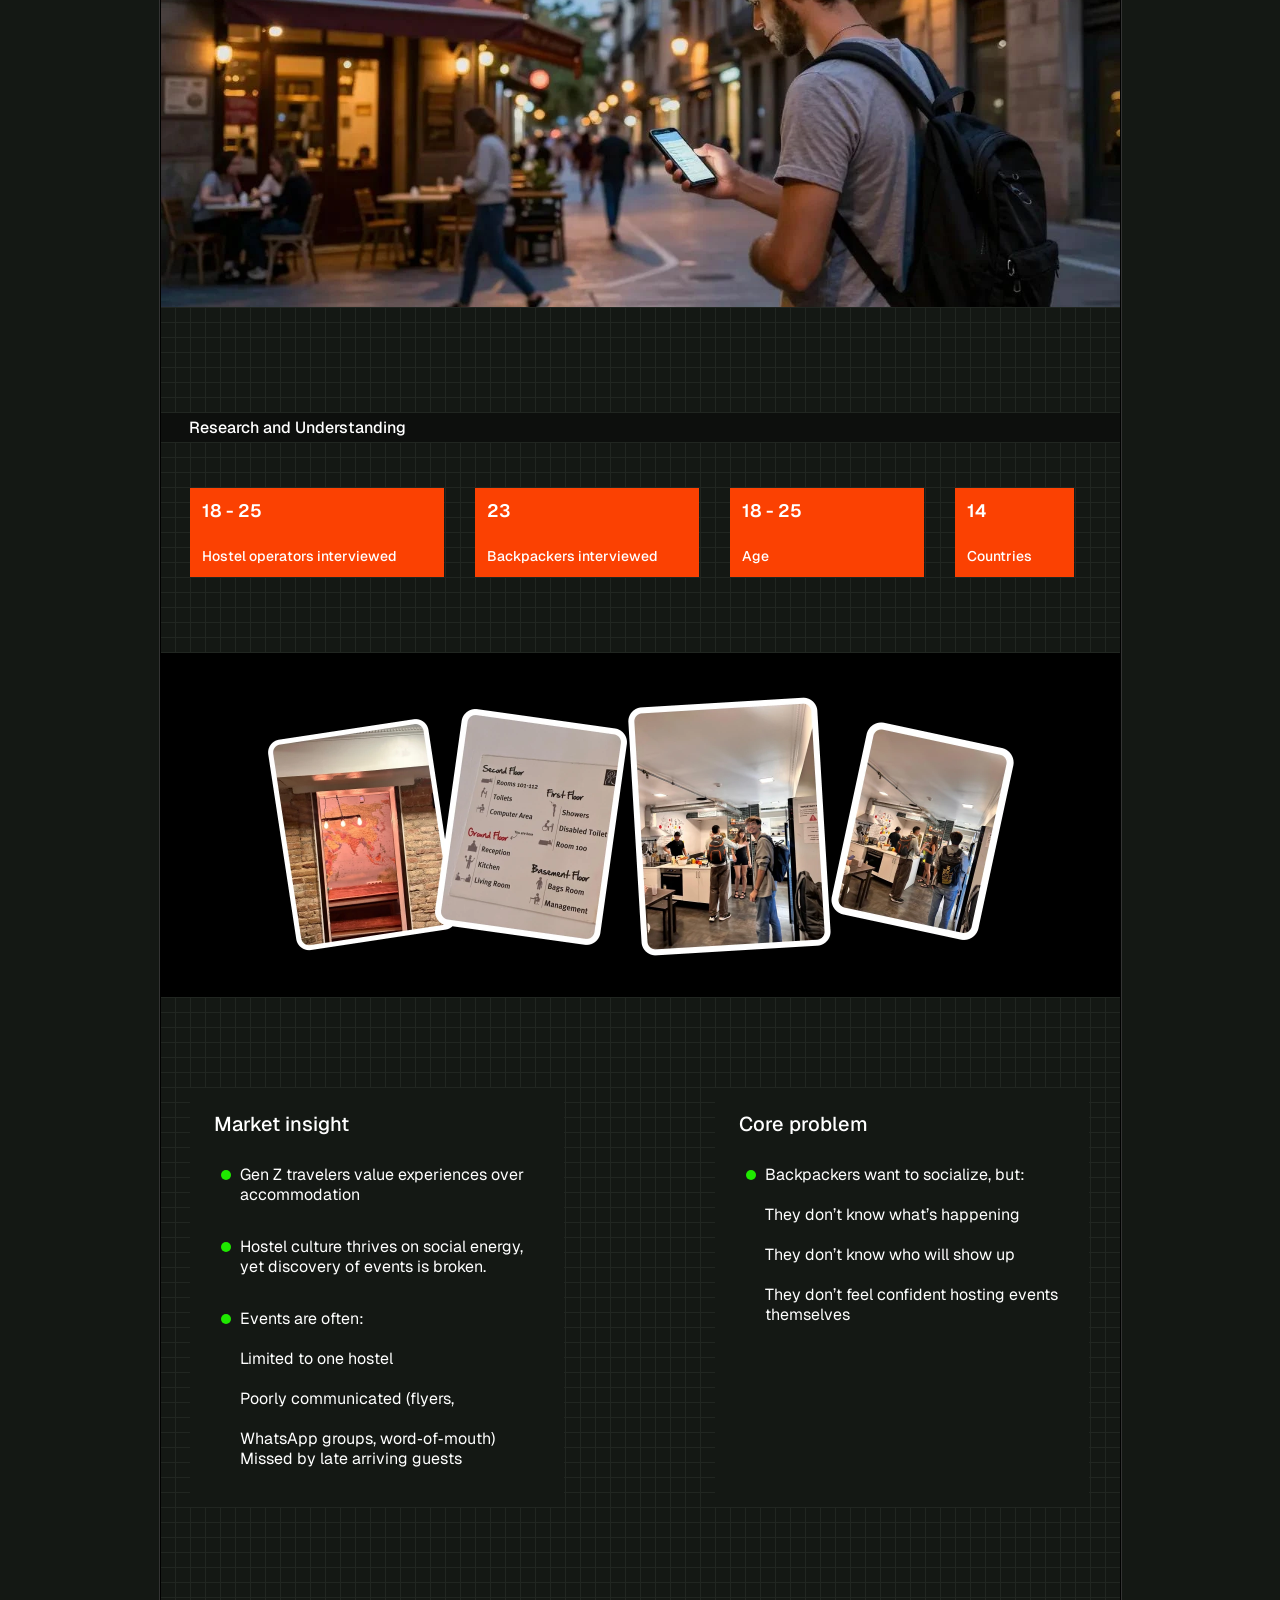
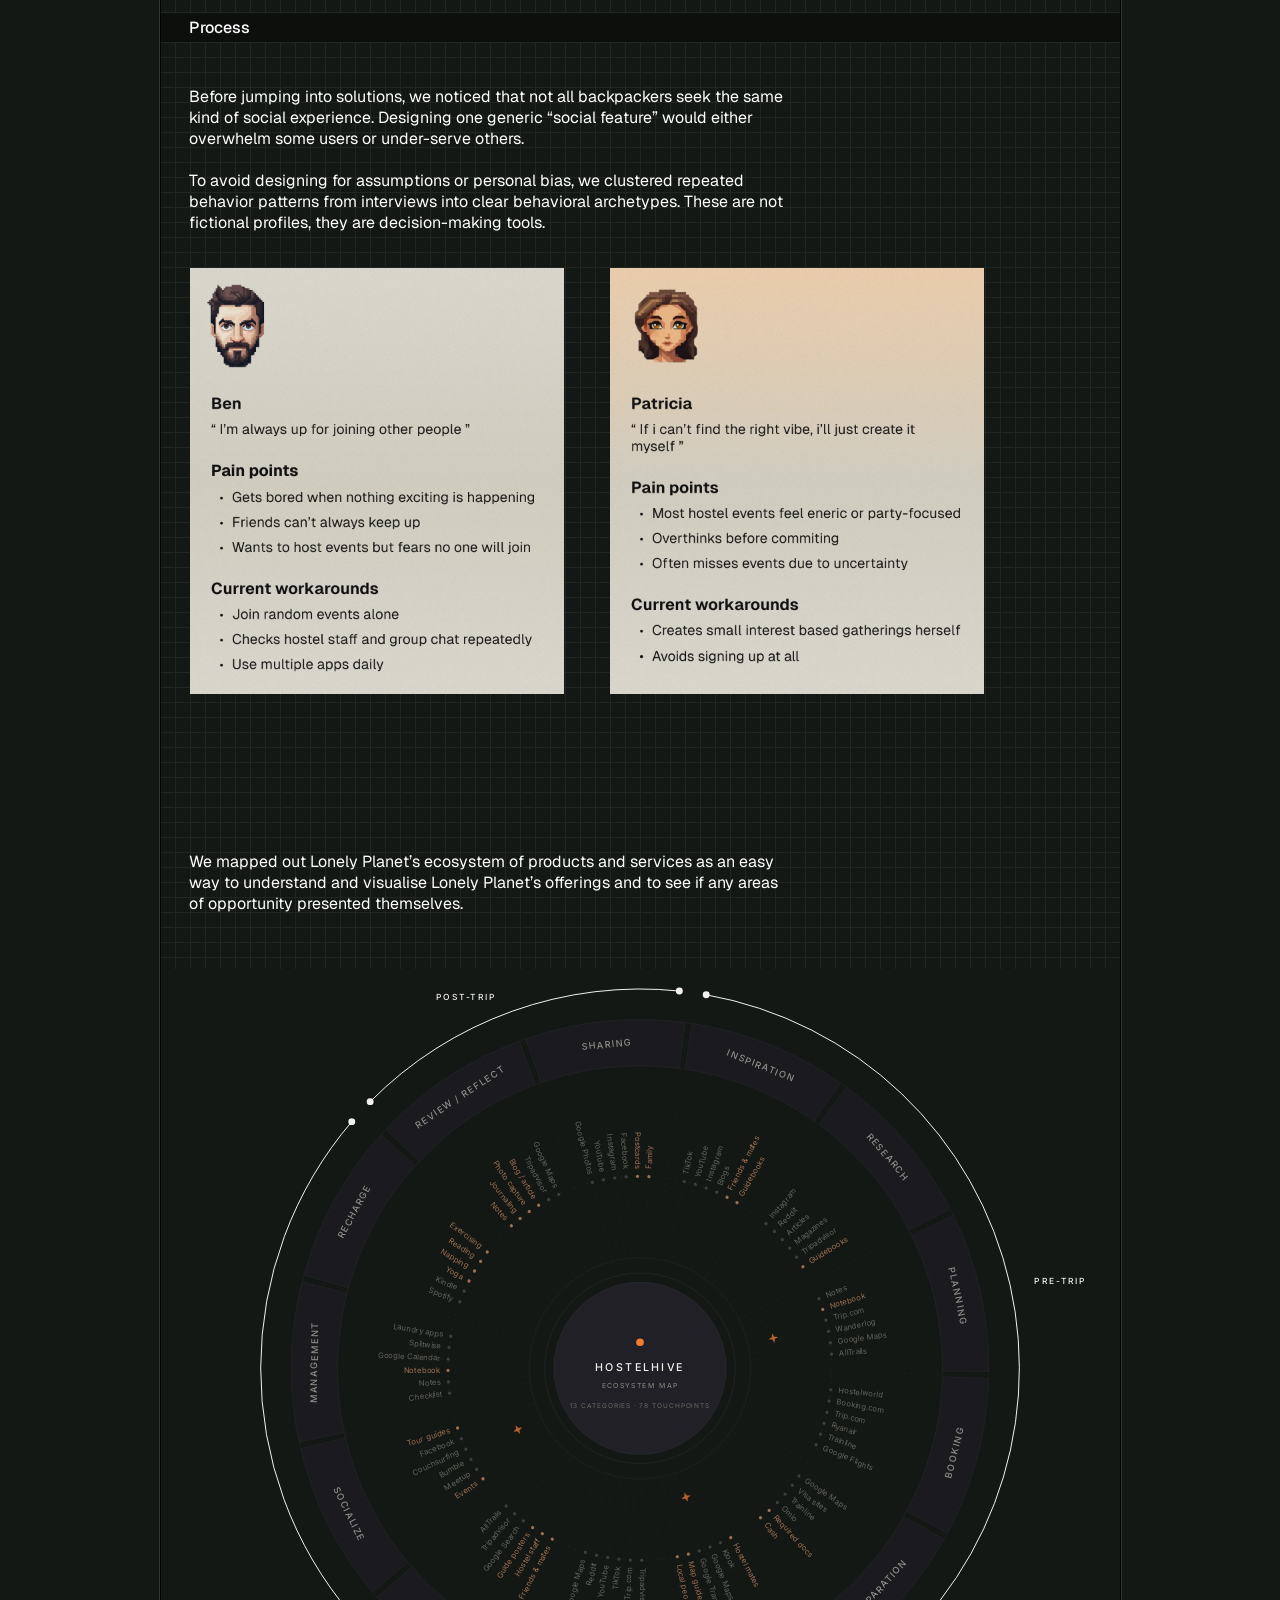
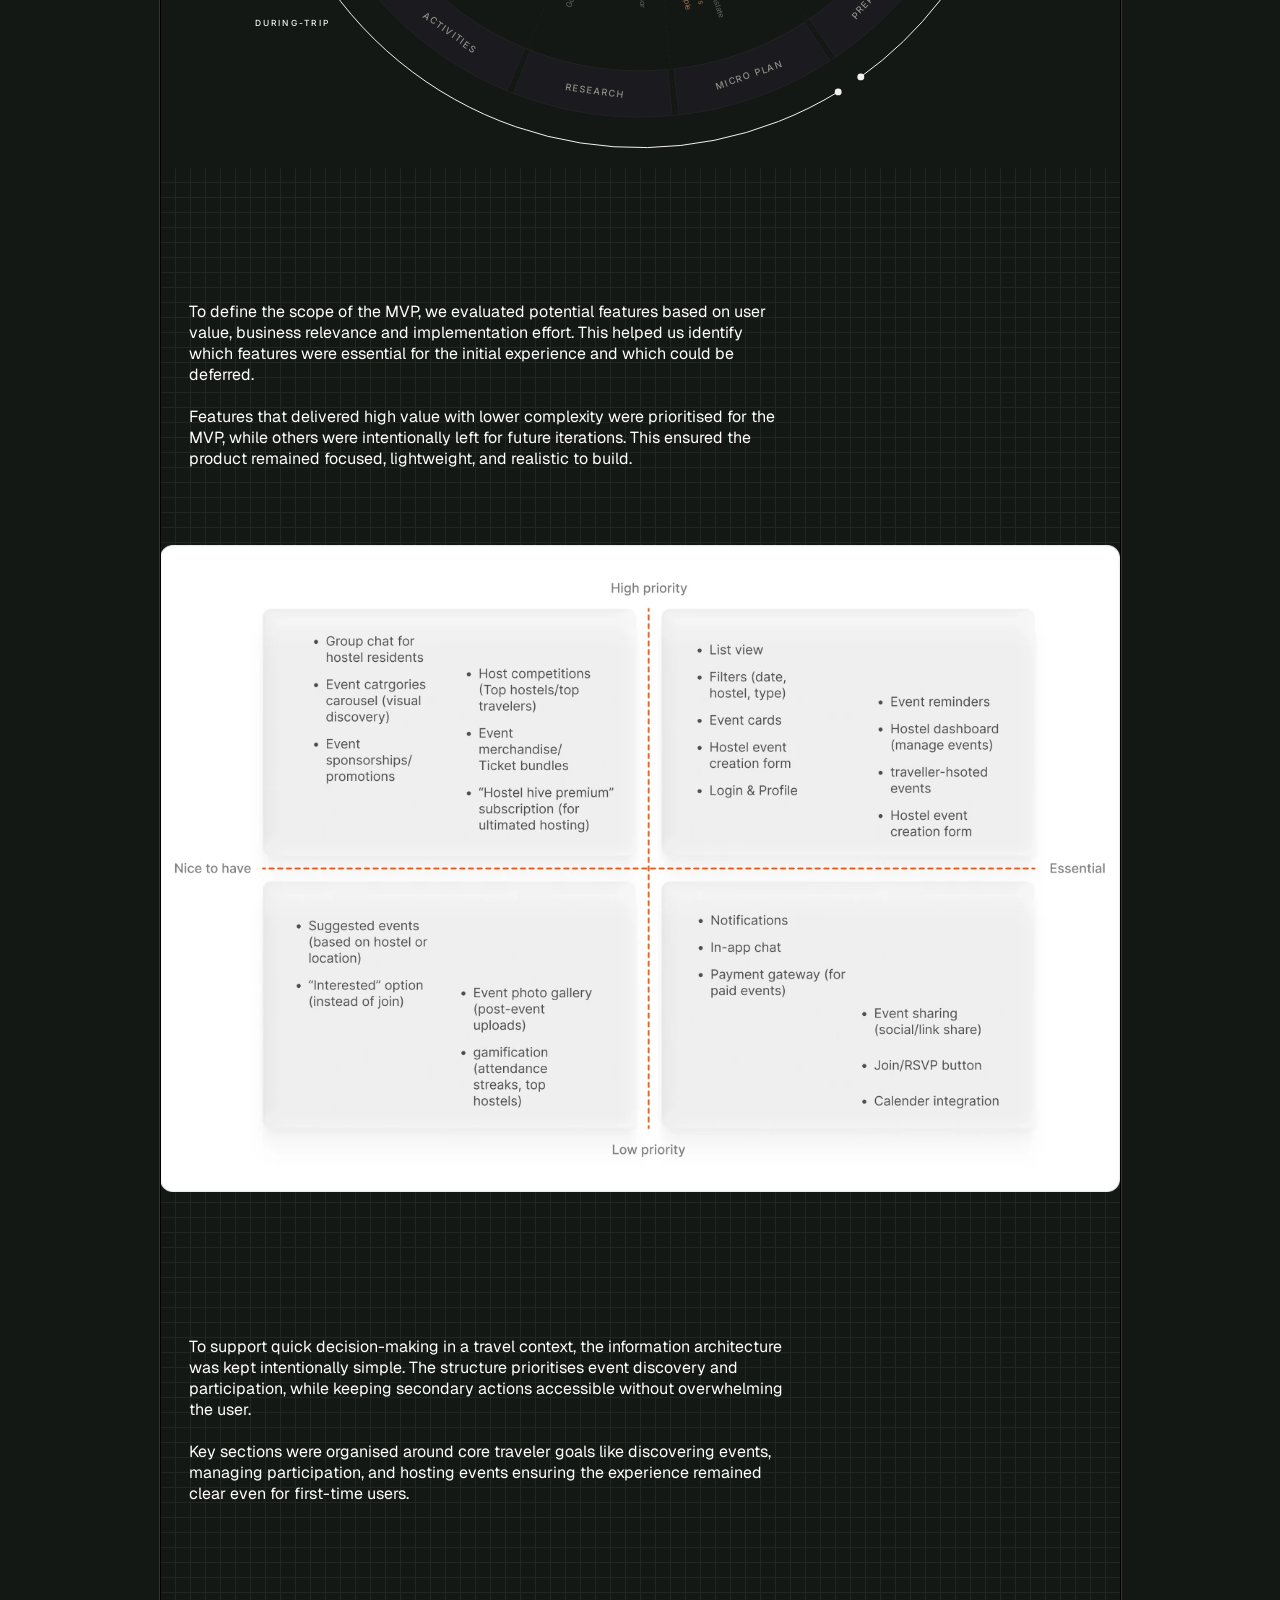
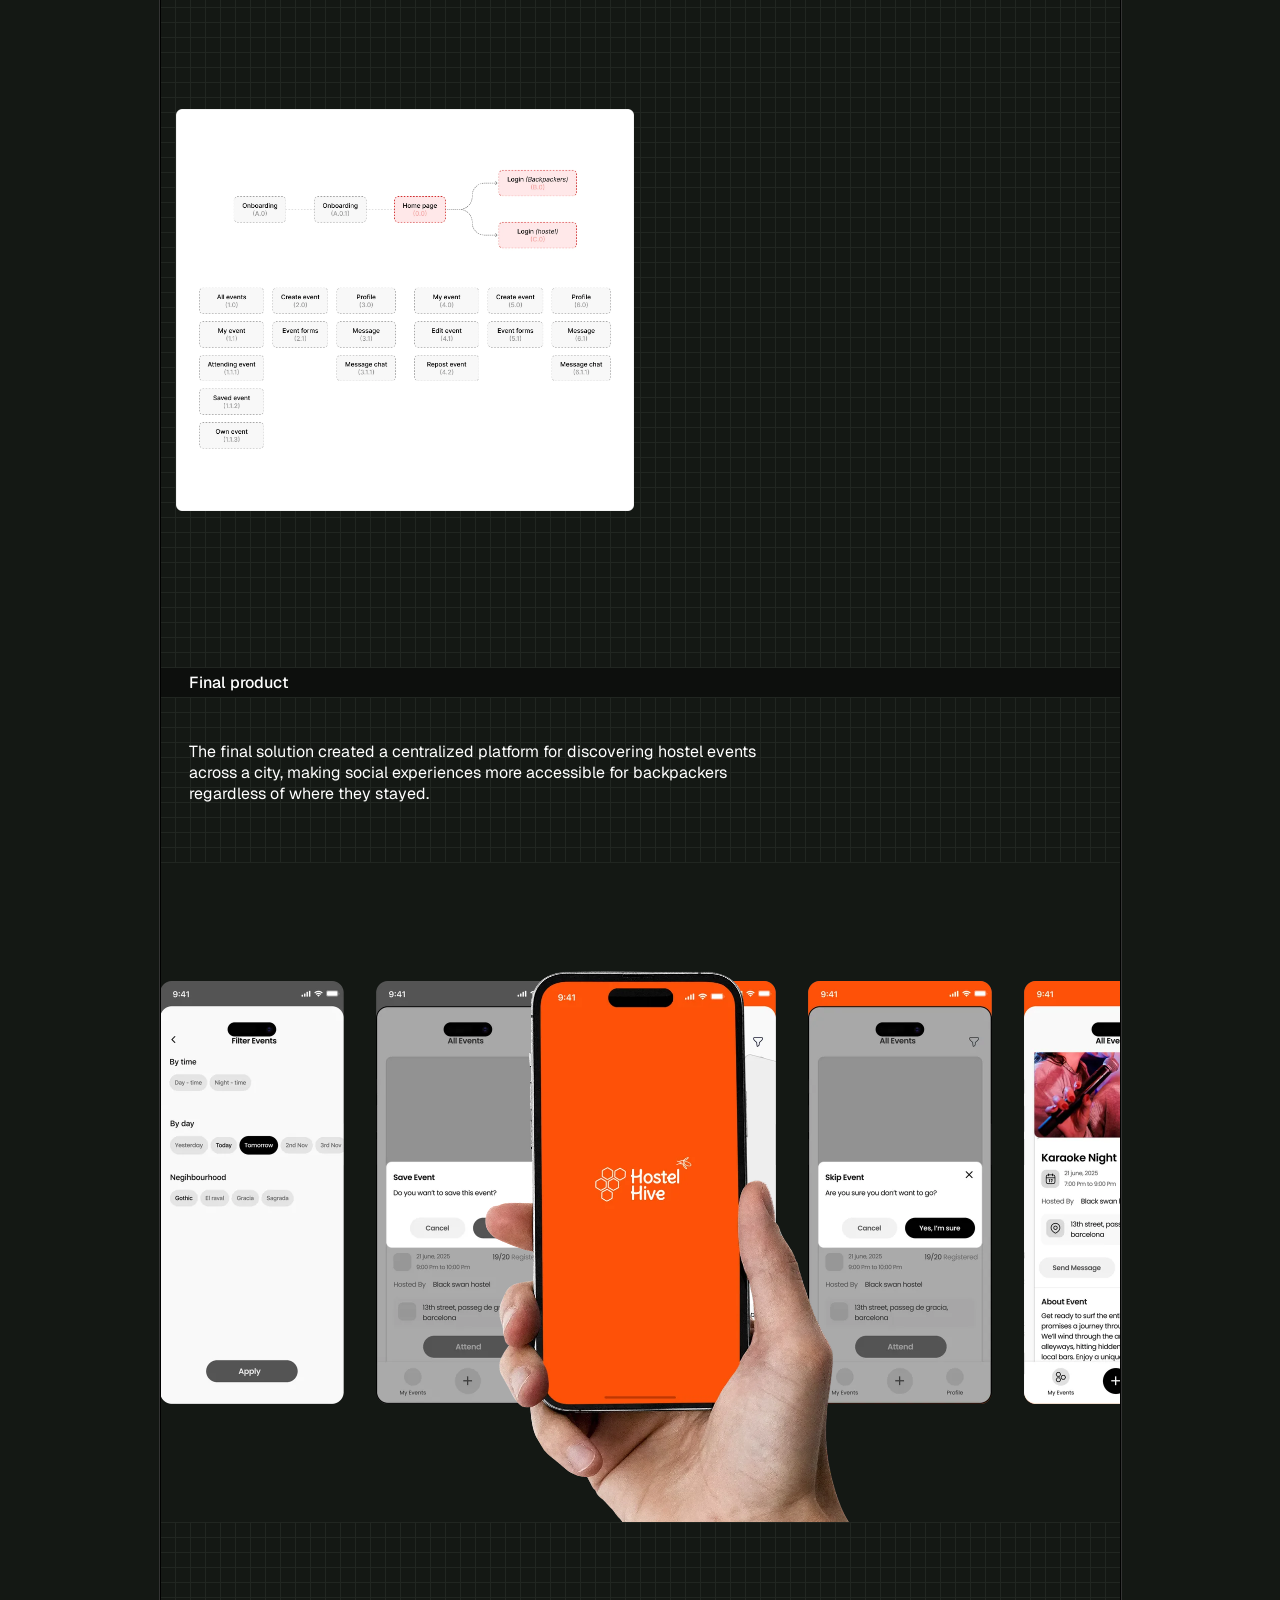
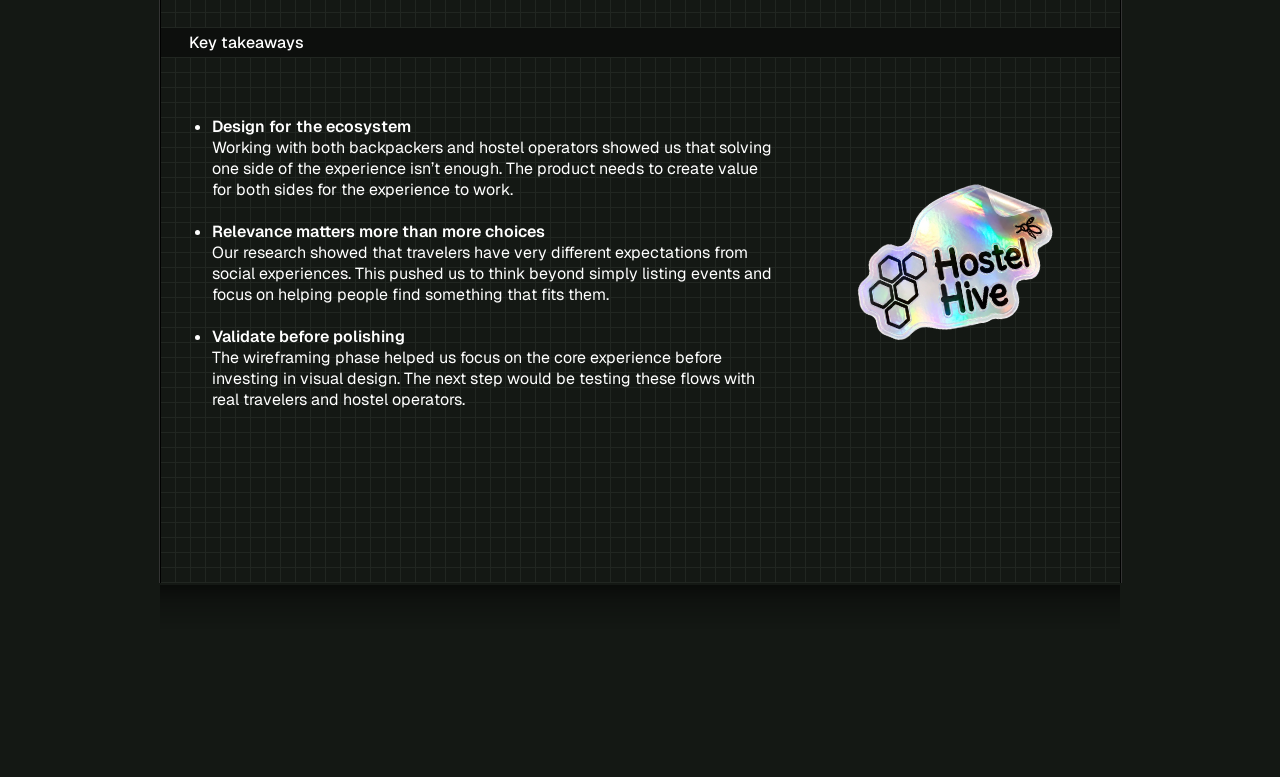
<file: projects/hostelhive/index.html>
<!doctype html>
<html lang="en">
<head>
<meta charset="utf-8">
<meta name="viewport" content="width=device-width, initial-scale=1">
<link rel="icon" href="../../assets/favicon.svg" type="image/svg+xml">
<meta property="og:type" content="website">
<meta property="og:title" content="HostelHive — Shivam">
<meta property="og:description" content="Every hostel event across the city, all in one place: an ecosystem study and MVP for backpackers who travel for the people, not the beds.">
<title>HostelHive — Shivam</title>
<meta name="description" content="Every hostel event across the city, all in one place: an ecosystem study and MVP for backpackers who travel for the people, not the beds.">
<link rel="preconnect" href="https://fonts.googleapis.com">
<link rel="preconnect" href="https://fonts.gstatic.com" crossorigin>
<link href="https://fonts.googleapis.com/css2?family=Delius+Swash+Caps&family=Geist:wght@300;400;500;600;700&family=Montserrat:wght@700&family=Saira:ital,wght@0,300;0,400;0,500;0,600;1,700&family=Newsreader:opsz,wght@6..72,300;6..72,400&display=swap" rel="stylesheet">

<link rel="stylesheet" href="../../assets/shell.css">
<link rel="stylesheet" href="../../assets/hostelhive.css">
</head>
<body>

<div class="page">
  <div class="gridrules" aria-hidden="true"></div>
  <div class="grid-h" aria-hidden="true"></div>
  <div class="grid-v" aria-hidden="true"></div>

  <header class="nav">
    <div class="col nav__in">
      <a class="nav__brand brandmark" id="navLogo" href="../../" aria-label="Shivam — home"></a>
      <a class="nav__work" href="../../work/">Work</a>
      <!-- Contact — Figma "contact btn 4" (4758:1517). It copies the address
           rather than handing the visitor off to a mail client: a mailto: on a
           machine with nothing registered opens nothing at all, and on one with
           Outlook registered opens the wrong thing. Three states share the pill
           and it morphs to whichever label is showing. -->
      <span class="cbtn-wrap nav__cta">
        <button class="cbtn" id="navCta" type="button"
                data-email="shivamnegi5128@gmail.com" data-mode="idle"
                aria-label="Copy email address shivamnegi5128@gmail.com">
          <span class="cbtn__cap" aria-hidden="true"></span>
          <span class="cbtn__shine" aria-hidden="true"></span>
          <span class="cbtn__slot cbtn__slot--idle">Contact</span>
          <span class="cbtn__slot cbtn__slot--hover">
            <svg class="cbtn__ico" viewBox="0 0 24 24" fill="none" stroke="currentColor" stroke-width="2" stroke-linecap="round" stroke-linejoin="round" aria-hidden="true"><path d="M8 8V5.2c0-1.12 0-1.68.218-2.108a2 2 0 0 1 .874-.874C9.52 2 10.08 2 11.2 2h7.6c1.12 0 1.68 0 2.108.218a2 2 0 0 1 .874.874C22 3.52 22 4.08 22 5.2v7.6c0 1.12 0 1.68-.218 2.108a2 2 0 0 1-.874.874C20.48 16 19.92 16 18.8 16H16"/><path d="M5.2 22h7.6c1.12 0 1.68 0 2.108-.218a2 2 0 0 0 .874-.874C16 20.48 16 19.92 16 18.8v-7.6c0-1.12 0-1.68-.218-2.108a2 2 0 0 0-.874-.874C14.48 8 13.92 8 12.8 8H5.2c-1.12 0-1.68 0-2.108.218a2 2 0 0 0-.874.874C2 9.52 2 10.08 2 11.2v7.6c0 1.12 0 1.68.218 2.108a2 2 0 0 0 .874.874C3.52 22 4.08 22 5.2 22Z"/></svg>
            <span>Email</span>
          </span>
          <span class="cbtn__slot cbtn__slot--copied">
            <svg class="cbtn__ico cbtn__tick" viewBox="0 0 24 24" fill="none" stroke="currentColor" stroke-width="2.4" stroke-linecap="round" stroke-linejoin="round" aria-hidden="true"><path d="M20 6 9 17l-5-5" pathLength="1" stroke-dasharray="1" stroke-dashoffset="1"/></svg>
            <span class="cbtn__said">Copied</span>
          </span>
          <span class="cbtn__light" aria-hidden="true"></span>
        </button>
        <span class="cbtn__halo" aria-hidden="true"></span>
        <span class="cbtn__halo" aria-hidden="true"></span>
      </span>
    </div>
  </header>

  

<main class="hh">

  <!-- Figma › Hostel hive (4088:1409), 1440 × 8777. Section positions are the
       Figma y-values, reproduced as the gaps between sections so the page
       keeps its rhythm without hard-coding absolute offsets.
       Every image slot the design leaves empty is an olive placeholder with
       its own label, exactly as the design shows it. -->

  <!-- y 123 · 960 × 389 -->
  <section class="col hh__hero">
    <div class="hh__mark">
      <span>HostelHive</span>
      <img data-slot="mascot" class="ph hh__reveal" src="../../assets/media/0df33acc1e82.webp" alt="">
    </div>
    <img data-slot="splash" class="ph hh__reveal hh__phone" src="../../assets/media/4f28bf131e83.webp" alt="">
  </section>

  <!-- y 573 -->
  <h2 class="col band" id="overview">Overview</h2>

  <!-- y 632 · the standfirst, the copy, and the two meta cards -->
  <section class="col hh__overview">
    <h3>Every hostel event across the city, all in one<br>place.</h3>
    <div class="hh__copy">
      <p>Backpackers don’t just book beds they look for connection, shared experiences, and
         spontaneous social moments. While 8 out of 10 backpackers actively join hostel events,
         only ~30% of hostels actually organize them. This creates a fragmented, frustrating
         experience for travelers and operational challenges for hostels.</p>
      <p>Hostelhive is a product that solves this gap by surfacing all hostel events across a
         city in one place, allowing travelers to discover, join, and even host events regardless
         of where they are staying.</p>
      <p>Due to time constraints, we focused on creating detailed wireframes and complete user
         flows. The UI design phase will follow 😊</p>
    </div>
    <dl class="hh__meta">
      <div><dd>Product designer</dd><dt>Role</dt></div>
      <div>
        <dd>Shivam, Hengsrun, Abhishek</dd><dt>Team</dt>
        <div class="hh__faces"><img data-slot="faces" class="ph hh__reveal" src="../../assets/media/9e0c1a0d55fc.webp" alt="" loading="lazy" decoding="async"></div>
      </div>
    </dl>
  </section>

  <!-- y 1068 -->
  <h2 class="col band">Problem</h2>

  <!-- y 1141 -->
  <section class="col hh__problem">
    <p class="hh__lead">While 8 out of 10 backpackers actively join hostel events,
       <b>only around 30%</b> of<br>hostels actually organize social experiences consistently.</p>
    <p class="hh__creates">This creates:</p>
    <ul class="hh__cards">
      <li>Fragmented event discovery</li>
      <li>Missed social opportunities<br>for travelers</li>
      <li>Operational challenges for hostels</li>
    </ul>
  </section>

  <!-- y 1411 -->
  <section class="col hh__result">
    <p>As a result, travelers struggle to find activities nearby, even in highly social
       backpacking destinations.</p>
  </section>

  <!-- y 1488 · 960 × 419 -->
  <section class="col hh__slot hh__slot--result">
    <img data-slot="problem-image" class="ph hh__reveal" style="--h:419px" src="../../assets/media/2e8b4584f634.webp" alt="" loading="lazy" decoding="async">
  </section>

  <!-- y 2013 -->
  <h2 class="col band">Research and Understanding</h2>

  <!-- y 2088 · the four counts -->
  <ul class="col hh__stats">
    <li><b>18 - 25</b><span>Hostel operators interviewed</span></li>
    <li><b>23</b><span>Backpackers interviewed</span></li>
    <li><b>18 - 25</b><span>Age</span></li>
    <li><b>14</b><span>Countries</span></li>
  </ul>

  <!-- y 2253 · 960 × 344 -->
  <section class="col hh__slot hh__slot--photos">
    <img data-slot="photographs" class="ph hh__reveal" src="../../assets/media/a5d1e3319c94.webp" alt="" loading="lazy" decoding="async">
  </section>

  <!-- y 2688 · the two dark cards. The line breaks are the design's own: the
       blank line between points is a line of its own in Figma, and the last two
       points of the first card run on without one. -->
  <section class="col hh__insight">
    <article>
      <h4>Market insight</h4>
      <ul>
        <li>Gen Z travelers value experiences over accommodation</li>
        <li>Hostel culture thrives on social energy, yet discovery of events is broken.</li>
        <li>Events are often:<br><br>
            Limited to one hostel<br><br>
            Poorly communicated (flyers,<br><br>
            WhatsApp groups, word‑of‑mouth)<br>
            Missed by late arriving guests</li>
      </ul>
    </article>
    <article>
      <h4>Core problem</h4>
      <ul>
        <li>Backpackers want to socialize, but:<br><br>
            They don’t know what’s happening<br><br>
            They don’t know who will show up<br><br>
            They don’t feel confident hosting events themselves</li>
      </ul>
    </article>
  </section>

  <!-- y 3213 -->
  <h2 class="col band">Process</h2>

  <!-- y 3286 -->
  <section class="col hh__process">
    <p>Before jumping into solutions, we noticed that not all backpackers seek the same kind of
       social experience. Designing one generic “social feature” would either overwhelm some
       users or under-serve others.</p>
    <p>To avoid designing for assumptions or personal bias, we clustered repeated behavior
       patterns from interviews into clear behavioral archetypes. These are not fictional
       profiles, they are decision-making tools.</p>
  </section>

  <!-- y 3468 · the two behavioural archetypes, 374 × 426, 46 apart, inset 30.
       Both are single artworks in the design, so they come across whole. -->
  <section class="col hh__personas">
    <img data-slot="ben" class="ph hh__reveal hh__persona" src="../../assets/media/27073ba24619.webp" alt="" loading="lazy" decoding="async">
    <img data-slot="patricia" class="ph hh__reveal hh__persona" src="../../assets/media/9e0a0ec72c9f.webp" alt="" loading="lazy" decoding="async">
  </section>

  <!-- y 4051 -->
  <section class="col hh__copy hh__copy--archetypes">
    <p>We mapped out Lonely Planet’s ecosystem of products and services as an easy way to
       understand and visualise Lonely Planet’s offerings and to see if any areas of
       opportunity presented themselves.</p>
  </section>

  <!-- y 4169 · the ecosystem map. The prototype runs in its own frame with its
       heading, legend and figure caption suppressed, so the slot shows the map
       and nothing else. -->
  <section class="col hh__eco" aria-label="Ecosystem mapping">
    <div class="hh__eco-frame" data-eco-fit data-eco-w="1180" data-eco-h="982">
      <iframe src="../../assets/hh-ecosystem.html" title="HostelHive ecosystem map" loading="lazy"
              scrolling="no"></iframe>
    </div>
  </section>

  <!-- The competitive analysis and its paragraph were here; both are out, so
       the MVP-scoping paragraph follows the map on the same gap the design
       gave the paragraph it replaces. What is removed is 615px — 41 whole
       rules — so nothing below it moves off the grid. -->
  <section class="col hh__copy hh__copy--matrix">
    <p>To define the scope of the MVP, we evaluated potential features based on user value,
       business relevance and implementation effort. This helped us identify which features were
       essential for the initial experience and which could be deferred.</p>
    <p>Features that delivered high value with lower complexity were prioritised for the MVP,
       while others were intentionally left for future iterations. This ensured the product
       remained focused, lightweight, and realistic to build.</p>
  </section>

  <!-- The design draws a 960 × 344 slot here, but the matrix is 1329 × 897:
       inside that slot it would come out 510px wide and unreadable. The block
       is given the height the picture needs at full column width, rounded to
       a whole number of rules (+315) so the page stays on its grid. -->
  <section class="col hh__slot hh__slot--matrix">
    <img data-slot="matrix" class="ph hh__reveal" style="--h:659px" src="../../assets/media/9ff36b3ff2b9.webp" alt="" loading="lazy" decoding="async">
  </section>

  <!-- y 6042 -->
  <section class="col hh__copy hh__copy--ia">
    <p>To support quick decision-making in a travel context, the information architecture was
       kept intentionally simple. The structure prioritises event discovery and participation,
       while keeping secondary actions accessible without overwhelming the user.</p>
    <p>Key sections were organised around core traveler goals like discovering events, managing
       participation, and hosting events ensuring the experience remained clear even for
       first-time users.</p>
  </section>

  <!-- 960 × 597 · one tall block and two stacked, 16px apart: the sitemap on
       the left, where the box is tallest, and the two user flows beside it. -->
  <section class="col hh__ia">
    <img data-slot="ia-1" class="ph hh__reveal" src="../../assets/media/9d51f721c11a.webp" alt="" loading="lazy" decoding="async">
    <div class="hh__ia-right">
      <img data-slot="ia-2" class="ph hh__reveal" src="../../assets/media/02520241ad92.webp" alt="" loading="lazy" decoding="async">
      <img data-slot="ia-3" class="ph hh__reveal" src="../../assets/media/29b90395e990.webp" alt="" loading="lazy" decoding="async">
    </div>
  </section>

  <!-- y 6978 -->
  <h2 class="col band">Final product</h2>

  <!-- y 7051 -->
  <section class="col hh__final">
    <p>The final solution created a centralized platform for discovering hostel events across a
       city, making social experiences more accessible for backpackers regardless of where they
       stayed.</p>
  </section>

  <!-- y 7173 · 960 × 659 · the wireframes-into-UI stage.

       One conveyor, two belts. Both slide left to right in step: the wireframe
       belt underneath, the finished screens above it masked so they only show
       on the right of the stage. The hand-held phone sits over the seam in the
       middle, so a screen goes behind it as a wireframe and comes out the other
       side rendered — the phone appears to be doing the work.

       The sixty images are written by build.py from hostelhive/img/marquee. -->
  <section class="col hh__slot hh__slot--final" aria-label="Wireframes becoming the final interface">
    <div class="hh__stage" data-hh-stage><div class="hh__belt hh__belt--wire" aria-hidden="true"><div class="hh__run"><img src="../../assets/media/8a7efaab3e06.webp" alt="" draggable="false" loading="lazy" decoding="async"><img src="../../assets/media/657cacb180d0.webp" alt="" draggable="false" loading="lazy" decoding="async"><img src="../../assets/media/64f8d7cb6574.webp" alt="" draggable="false" loading="lazy" decoding="async"><img src="../../assets/media/661b73daf64e.webp" alt="" draggable="false" loading="lazy" decoding="async"><img src="../../assets/media/1fae8780a713.webp" alt="" draggable="false" loading="lazy" decoding="async"><img src="../../assets/media/6738409bb52a.webp" alt="" draggable="false" loading="lazy" decoding="async"><img src="../../assets/media/aa19bcfe7cfd.webp" alt="" draggable="false" loading="lazy" decoding="async"><img src="../../assets/media/c5ec21e2e9f9.webp" alt="" draggable="false" loading="lazy" decoding="async"><img src="../../assets/media/b252d952f3ad.webp" alt="" draggable="false" loading="lazy" decoding="async"><img src="../../assets/media/cdf777945a4e.webp" alt="" draggable="false" loading="lazy" decoding="async"><img src="../../assets/media/cac57d89ba39.webp" alt="" draggable="false" loading="lazy" decoding="async"><img src="../../assets/media/02886feaec69.webp" alt="" draggable="false" loading="lazy" decoding="async"><img src="../../assets/media/80f23531a454.webp" alt="" draggable="false" loading="lazy" decoding="async"><img src="../../assets/media/05e0ca14a2fe.webp" alt="" draggable="false" loading="lazy" decoding="async"><img src="../../assets/media/8eb1ca4b5e5b.webp" alt="" draggable="false" loading="lazy" decoding="async"><img src="../../assets/media/8a7efaab3e06.webp" alt="" draggable="false" loading="lazy" decoding="async"><img src="../../assets/media/657cacb180d0.webp" alt="" draggable="false" loading="lazy" decoding="async"><img src="../../assets/media/64f8d7cb6574.webp" alt="" draggable="false" loading="lazy" decoding="async"><img src="../../assets/media/661b73daf64e.webp" alt="" draggable="false" loading="lazy" decoding="async"><img src="../../assets/media/1fae8780a713.webp" alt="" draggable="false" loading="lazy" decoding="async"><img src="../../assets/media/6738409bb52a.webp" alt="" draggable="false" loading="lazy" decoding="async"><img src="../../assets/media/aa19bcfe7cfd.webp" alt="" draggable="false" loading="lazy" decoding="async"><img src="../../assets/media/c5ec21e2e9f9.webp" alt="" draggable="false" loading="lazy" decoding="async"><img src="../../assets/media/b252d952f3ad.webp" alt="" draggable="false" loading="lazy" decoding="async"><img src="../../assets/media/cdf777945a4e.webp" alt="" draggable="false" loading="lazy" decoding="async"><img src="../../assets/media/cac57d89ba39.webp" alt="" draggable="false" loading="lazy" decoding="async"><img src="../../assets/media/02886feaec69.webp" alt="" draggable="false" loading="lazy" decoding="async"><img src="../../assets/media/80f23531a454.webp" alt="" draggable="false" loading="lazy" decoding="async"><img src="../../assets/media/05e0ca14a2fe.webp" alt="" draggable="false" loading="lazy" decoding="async"><img src="../../assets/media/8eb1ca4b5e5b.webp" alt="" draggable="false" loading="lazy" decoding="async"></div></div><div class="hh__belt hh__belt--ui" aria-hidden="true"><div class="hh__run"><img src="../../assets/media/a3401b34019c.webp" alt="" draggable="false" loading="lazy" decoding="async"><img src="../../assets/media/dc4ad1051c02.webp" alt="" draggable="false" loading="lazy" decoding="async"><img src="../../assets/media/e480a4174aa2.webp" alt="" draggable="false" loading="lazy" decoding="async"><img src="../../assets/media/497950f6256f.webp" alt="" draggable="false" loading="lazy" decoding="async"><img src="../../assets/media/32947437657f.webp" alt="" draggable="false" loading="lazy" decoding="async"><img src="../../assets/media/31e50bb4ebca.webp" alt="" draggable="false" loading="lazy" decoding="async"><img src="../../assets/media/dc40fdaba8a0.webp" alt="" draggable="false" loading="lazy" decoding="async"><img src="../../assets/media/73af1a81fe1a.webp" alt="" draggable="false" loading="lazy" decoding="async"><img src="../../assets/media/7e6189845539.webp" alt="" draggable="false" loading="lazy" decoding="async"><img src="../../assets/media/ba247255d805.webp" alt="" draggable="false" loading="lazy" decoding="async"><img src="../../assets/media/a3401b34019c.webp" alt="" draggable="false" loading="lazy" decoding="async"><img src="../../assets/media/dc4ad1051c02.webp" alt="" draggable="false" loading="lazy" decoding="async"><img src="../../assets/media/e480a4174aa2.webp" alt="" draggable="false" loading="lazy" decoding="async"><img src="../../assets/media/497950f6256f.webp" alt="" draggable="false" loading="lazy" decoding="async"><img src="../../assets/media/32947437657f.webp" alt="" draggable="false" loading="lazy" decoding="async"><img src="../../assets/media/a3401b34019c.webp" alt="" draggable="false" loading="lazy" decoding="async"><img src="../../assets/media/dc4ad1051c02.webp" alt="" draggable="false" loading="lazy" decoding="async"><img src="../../assets/media/e480a4174aa2.webp" alt="" draggable="false" loading="lazy" decoding="async"><img src="../../assets/media/497950f6256f.webp" alt="" draggable="false" loading="lazy" decoding="async"><img src="../../assets/media/32947437657f.webp" alt="" draggable="false" loading="lazy" decoding="async"><img src="../../assets/media/31e50bb4ebca.webp" alt="" draggable="false" loading="lazy" decoding="async"><img src="../../assets/media/dc40fdaba8a0.webp" alt="" draggable="false" loading="lazy" decoding="async"><img src="../../assets/media/73af1a81fe1a.webp" alt="" draggable="false" loading="lazy" decoding="async"><img src="../../assets/media/7e6189845539.webp" alt="" draggable="false" loading="lazy" decoding="async"><img src="../../assets/media/ba247255d805.webp" alt="" draggable="false" loading="lazy" decoding="async"><img src="../../assets/media/a3401b34019c.webp" alt="" draggable="false" loading="lazy" decoding="async"><img src="../../assets/media/dc4ad1051c02.webp" alt="" draggable="false" loading="lazy" decoding="async"><img src="../../assets/media/e480a4174aa2.webp" alt="" draggable="false" loading="lazy" decoding="async"><img src="../../assets/media/497950f6256f.webp" alt="" draggable="false" loading="lazy" decoding="async"><img src="../../assets/media/32947437657f.webp" alt="" draggable="false" loading="lazy" decoding="async"></div></div><img class="hh__hand" src="../../assets/media/e25d1999e308.webp" alt="The HostelHive app running on a phone" loading="lazy" decoding="async"></div>
  </section>

  <!-- y 7938 -->
  <h2 class="col band hh__band--last">Key takeaways</h2>

  <!-- y 8026 -->
  <section class="col hh__takeaways">
    <ul>
      <li><b>Design for the ecosystem</b><br>Working with both backpackers and hostel operators
          showed us that solving one side of the experience isn’t enough. The product needs to
          create value for both sides for the experience to work.</li>
      <li><b>Relevance matters more than more choices</b><br>Our research showed that travelers
          have very different expectations from social experiences. This pushed us to think
          beyond simply listing events and focus on helping people find something that fits
          them.</li>
      <li><b>Validate before polishing</b><br>The wireframing phase helped us focus on the core
          experience before investing in visual design. The next step would be testing these
          flows with real travelers and hostel operators.</li>
    </ul>
    <!-- 269 × 254, holding the sticker at 227 × 179 and turned -10.39°, as
         Figma places it. The artwork is die-cut with a transparent ground, so
         the background rules run behind it rather than stopping at a box. -->
    <div class="hh__sticker-box">
      <img data-slot="sticker" class="ph hh__sticker" src="../../assets/media/fc616730390a.webp" alt="" loading="lazy" decoding="async">
    </div>
  </section>
</main>

</div>

<!-- the sheet's contact shadow, column-width, riding on its lower edge -->
<div class="page-shade" aria-hidden="true"></div>

<footer class="foot">
  <div class="gridrules gridrules--foot" aria-hidden="true"></div>
  <div class="foot__in">
      <a class="foot__brand brandmark" id="footLogo" href="../../" aria-label="Shivam — home"></a>
      <nav class="foot__links">
        <a href="https://x.com/shivnegi0" rel="me noopener" target="_blank">X:</a>
        <a href="https://www.linkedin.com/in/shivam-negi-373739171/" rel="me noopener" target="_blank">Linkedin:</a>
        <!-- copies rather than opening a mail client, same as the navbar's -->
        <button class="foot__copy" type="button" data-email="shivamnegi5128@gmail.com"
                aria-label="Copy email address shivamnegi5128@gmail.com"><span>Email:</span></button>
      </nav>
      <p class="foot__note"><b>note for you</b><span>Thank you human for the visit, <br>and If you are reading this <br>i think i did something right.</span></p>
      <button class="snd-btn" id="sndFooter" type="button" aria-pressed="false" aria-label="Mute sound effects">
        <!-- one icon, three groups. The speaker body never moves; the waves and
             the cross trade places, which is what lets each be scaled, faded
             and blurred on its own. Paths are the Figma ones, split at x=15. -->
        <svg class="snd-ico" viewBox="0 0 24 24" fill="none" aria-hidden="true">
          <g class="snd-body" fill="#D1CDB4"><path d="M13 22H11V20H9V18H11V6H9V4H11V2H13V22ZM9 18H7V16H9V18ZM7 10H5V14H7V16H3V8H7V10ZM9 8H7V6H9V8Z"/></g>
          <g class="snd-wave" fill="#D1CDB4"><path d="M19 18H15V16H19V18ZM21 16H19V8H21V16ZM17 14H15V10H17V14ZM19 8H15V6H19V8Z"/></g>
          <g class="snd-x" fill="#D1CDB4"><path d="M17.001 15.224H15.001V13.224H17V11.224H15.001V9.224H17.001L17 11.224H19V13.224H17L17.001 15.224ZM21 15.224H19V13.224H21V15.224ZM21 11.224H19V9.224H21V11.224Z"/></g>
        </svg>
      </button>
    <span class="snd-tip" id="sndTip">Mute sound effects</span>
  </div>
</footer>

<!-- the scroll room the reveal happens in: transparent, so the pinned footer
     shows through it as the content sheet above slides past -->
<div class="foot-space" id="contact" aria-hidden="true"></div>


<script src="../../assets/shell.js" defer></script>
</body>
</html>
</file>
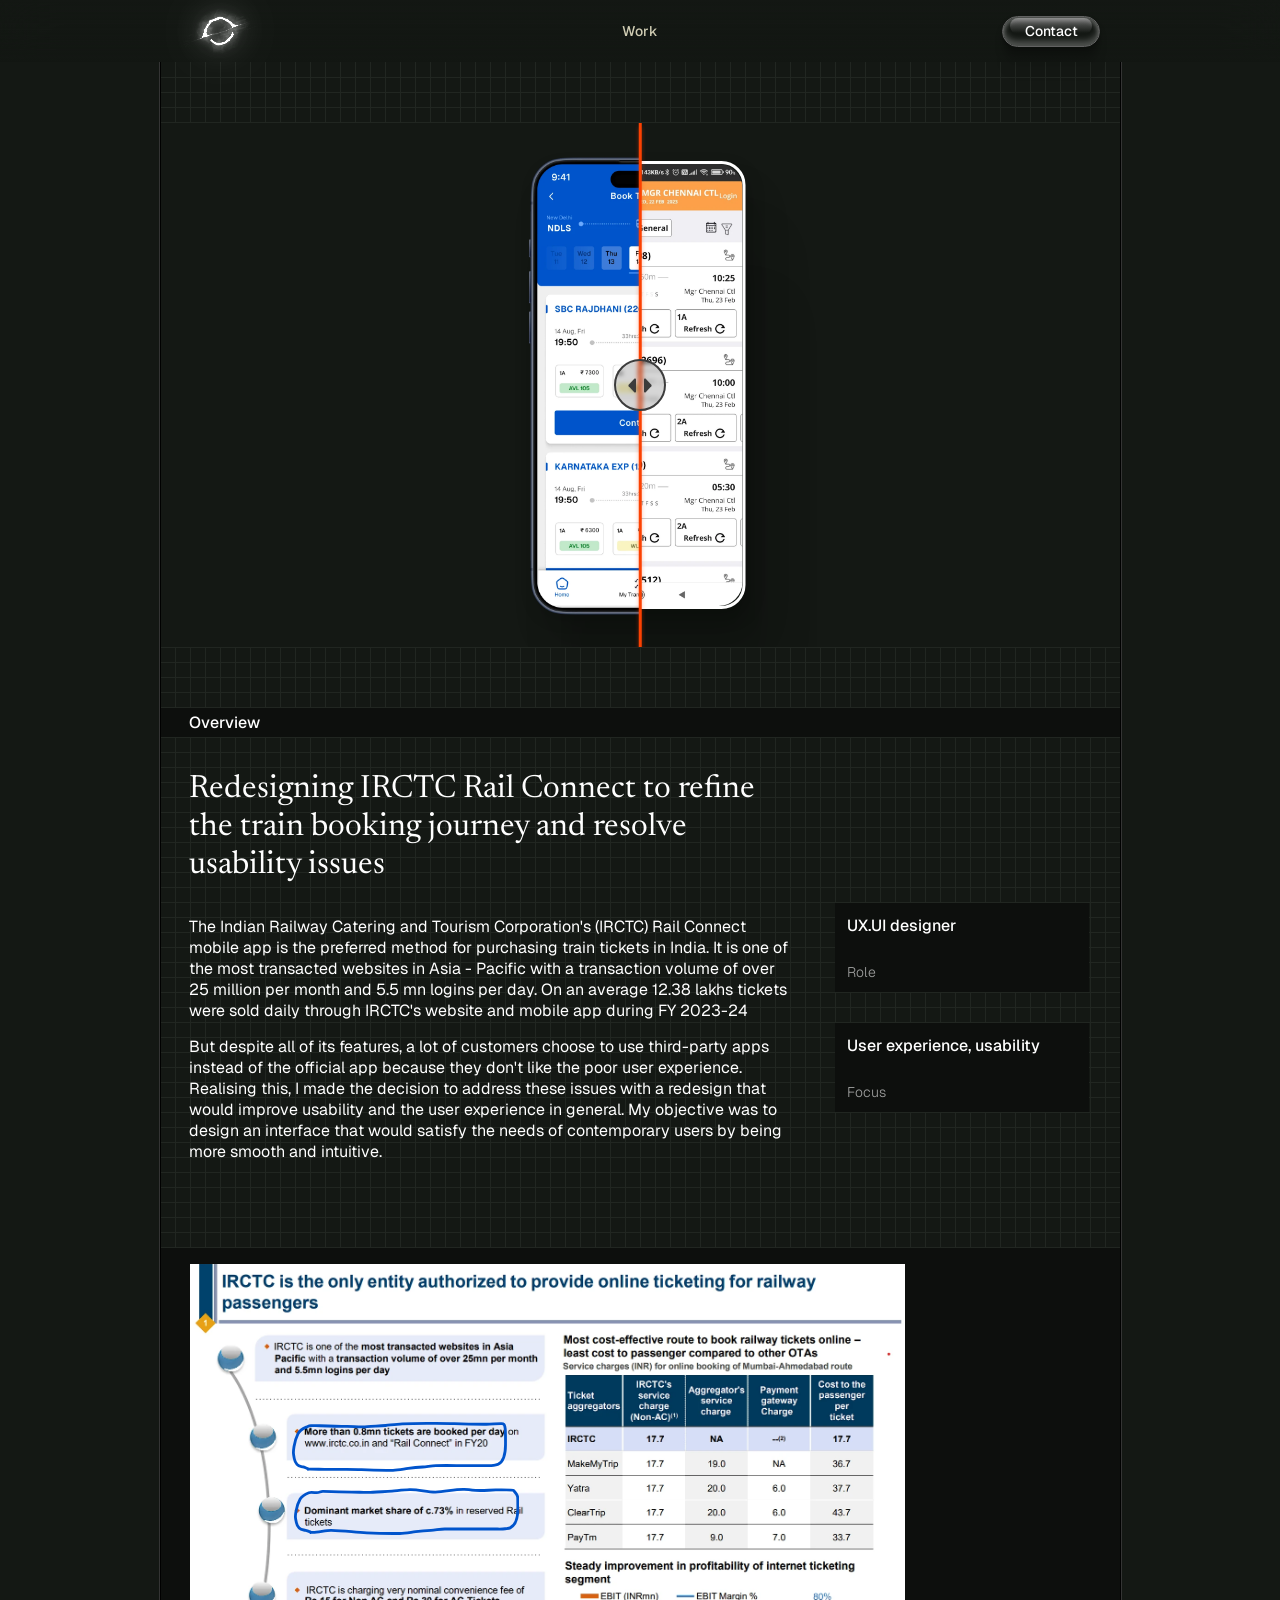
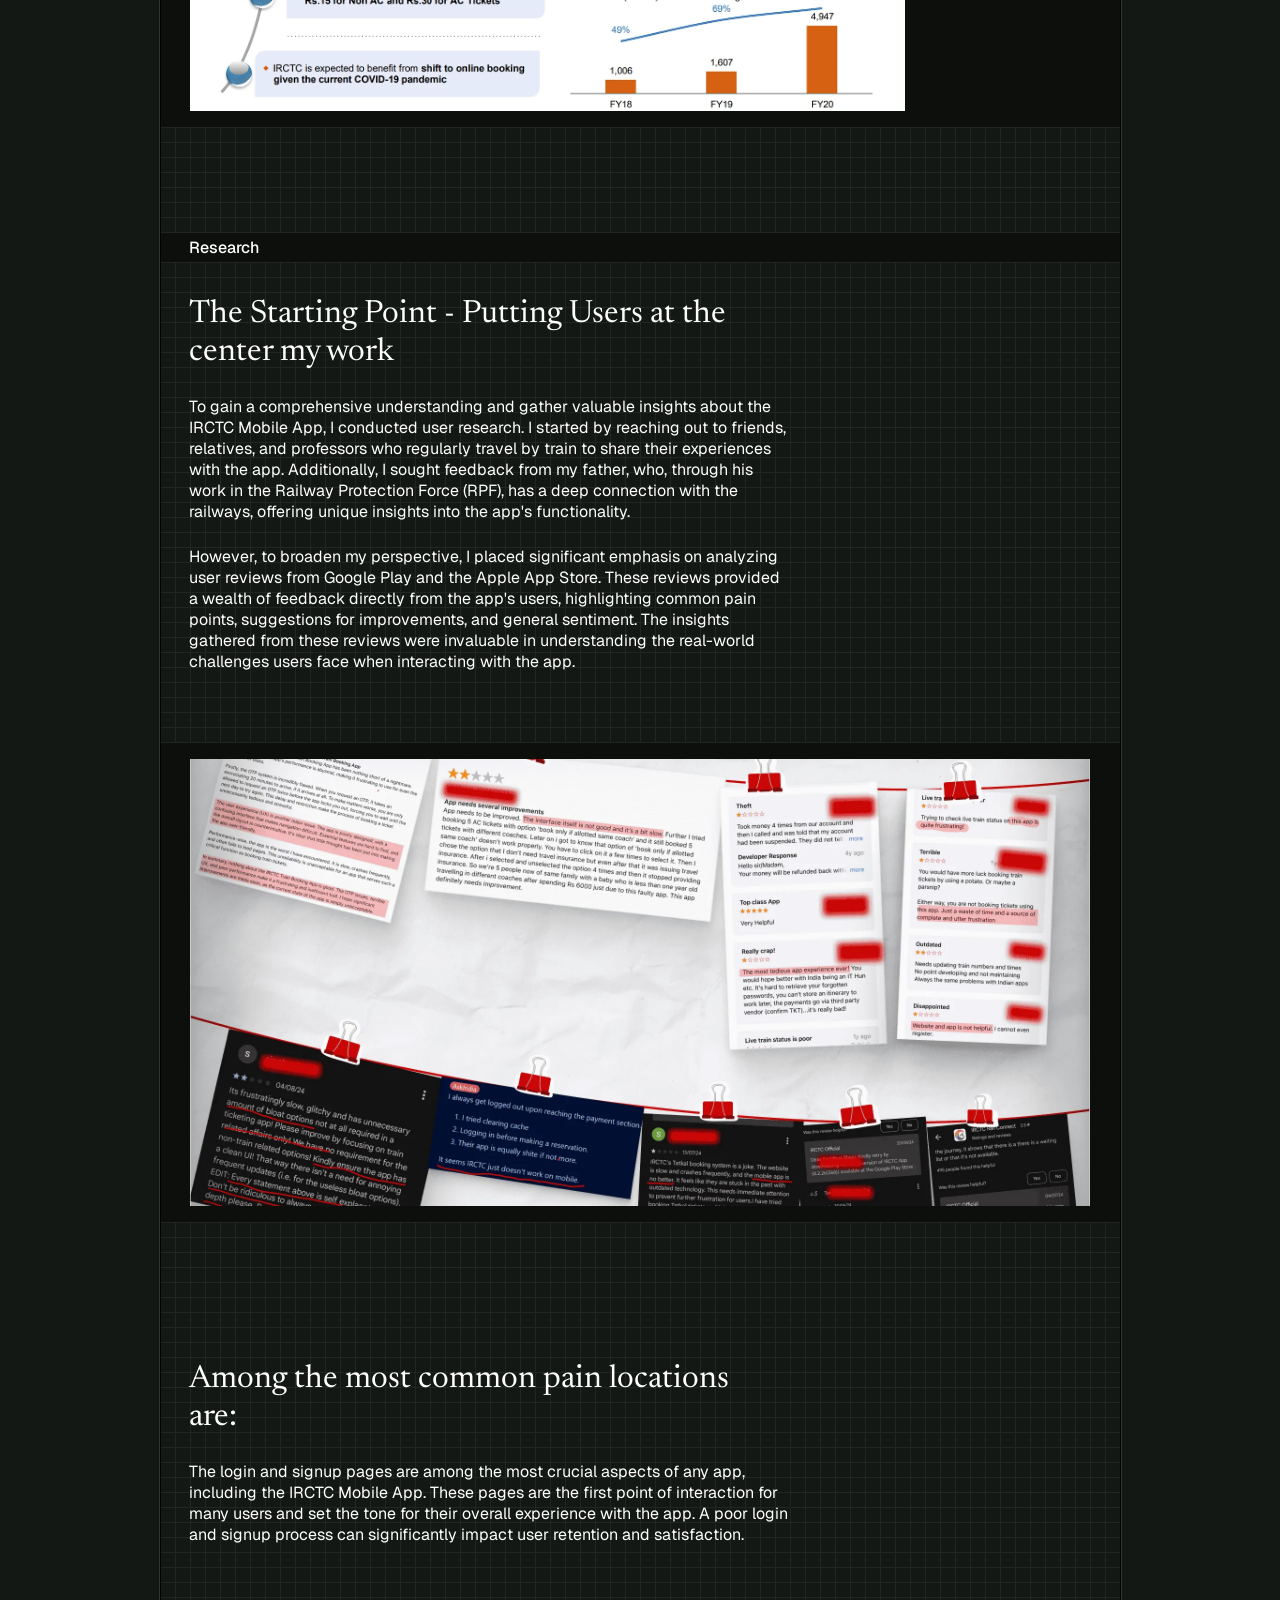
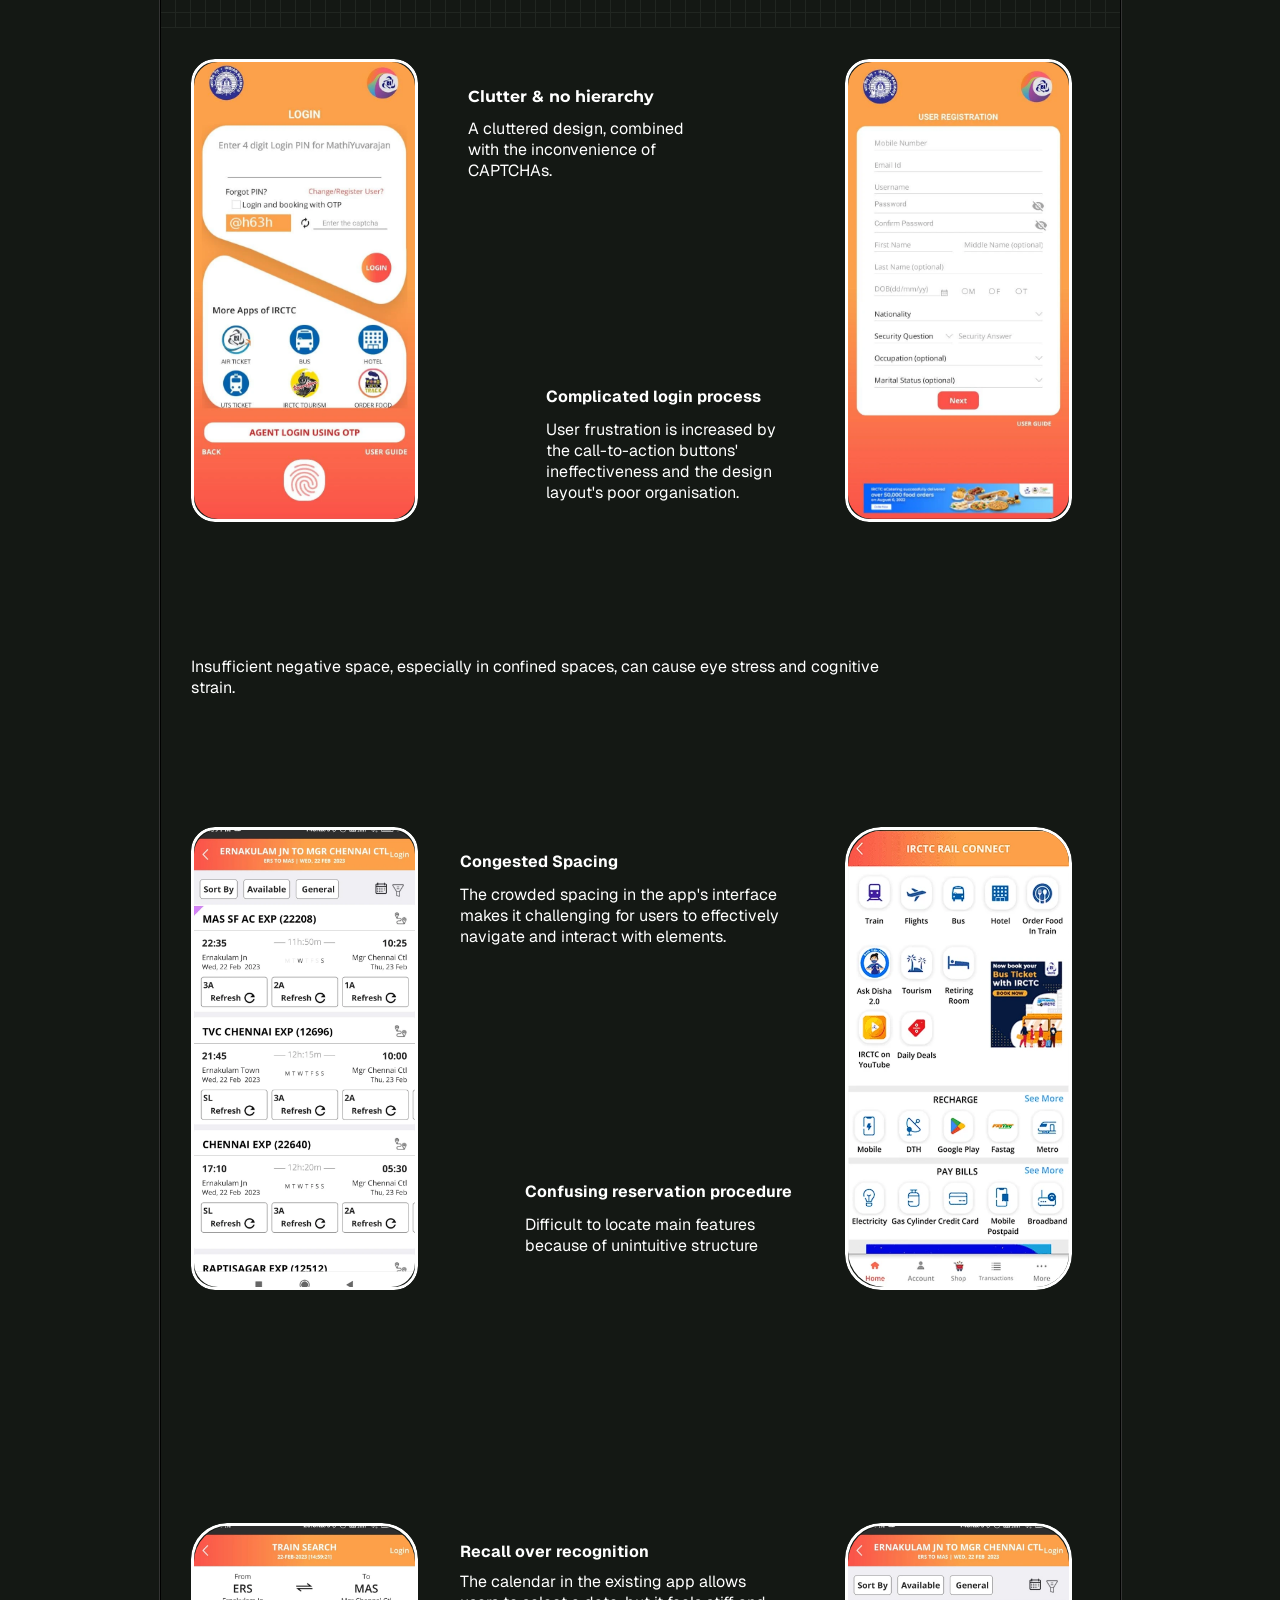
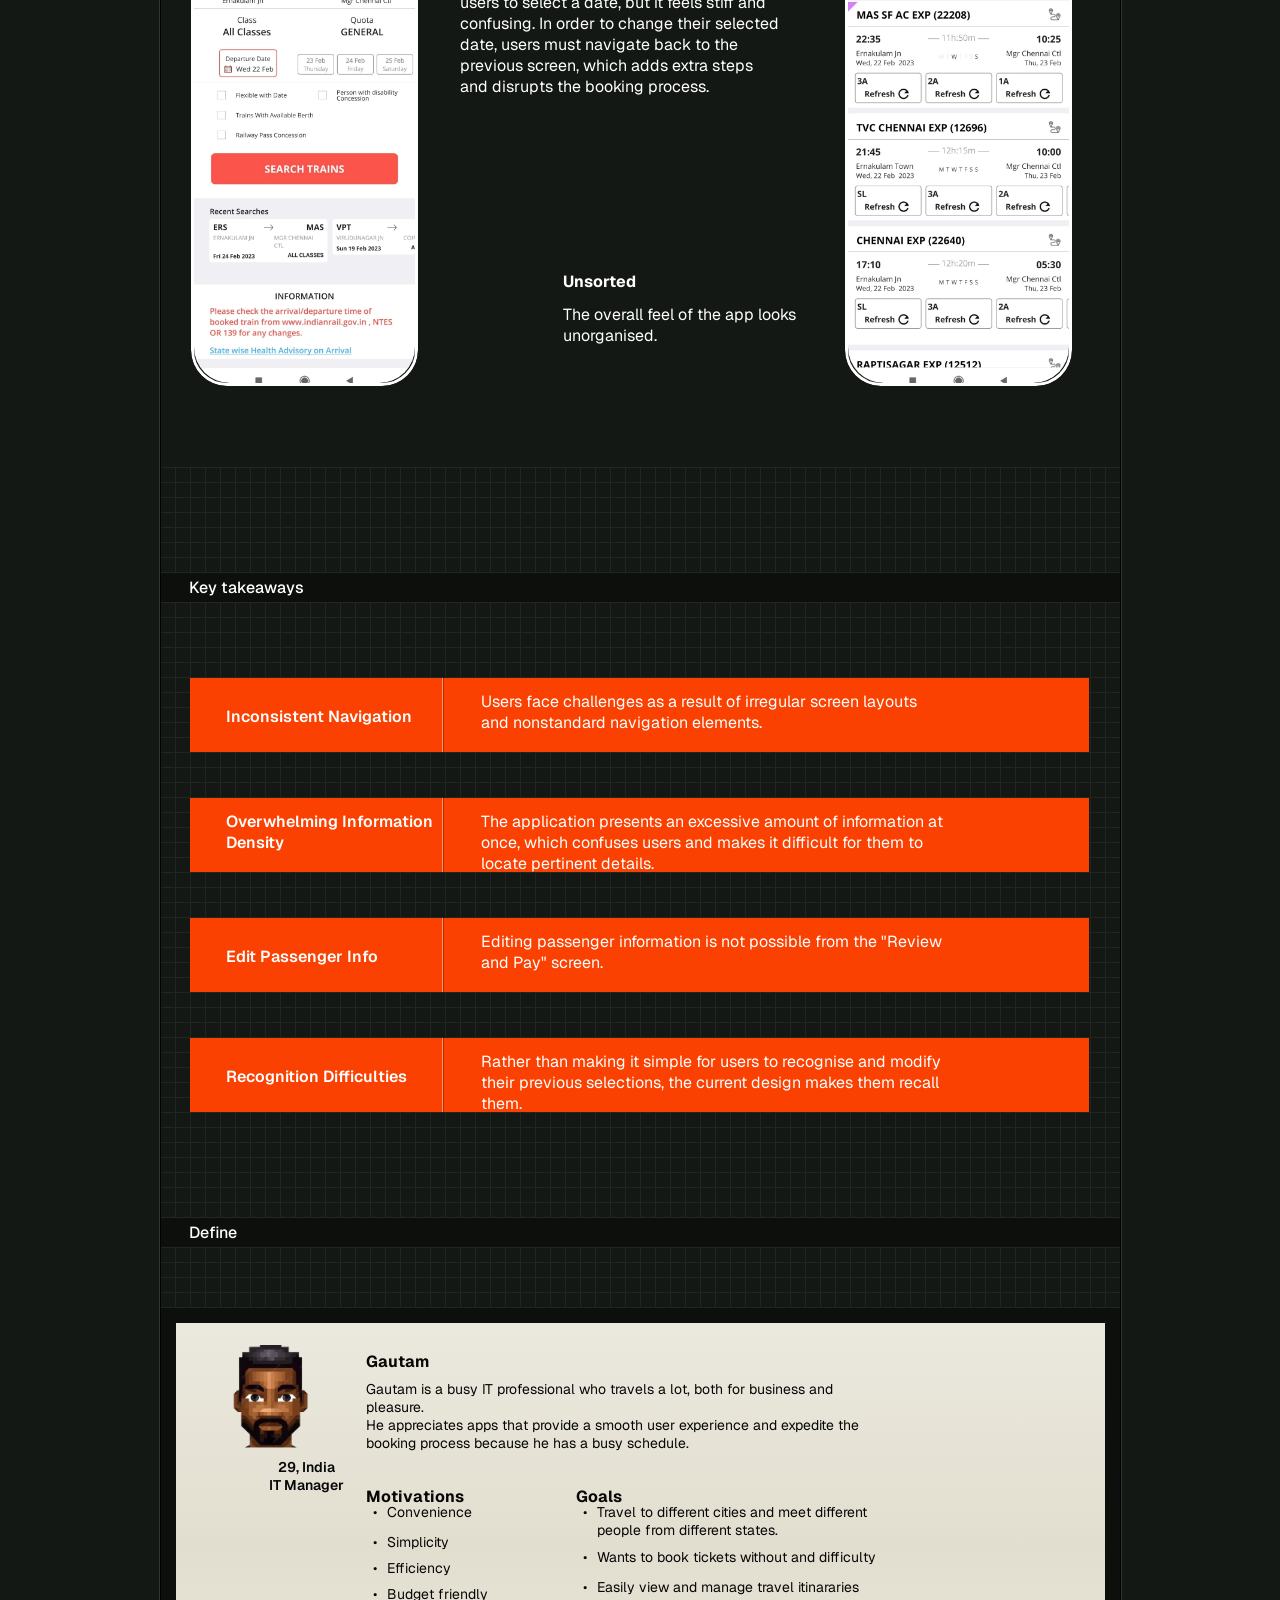
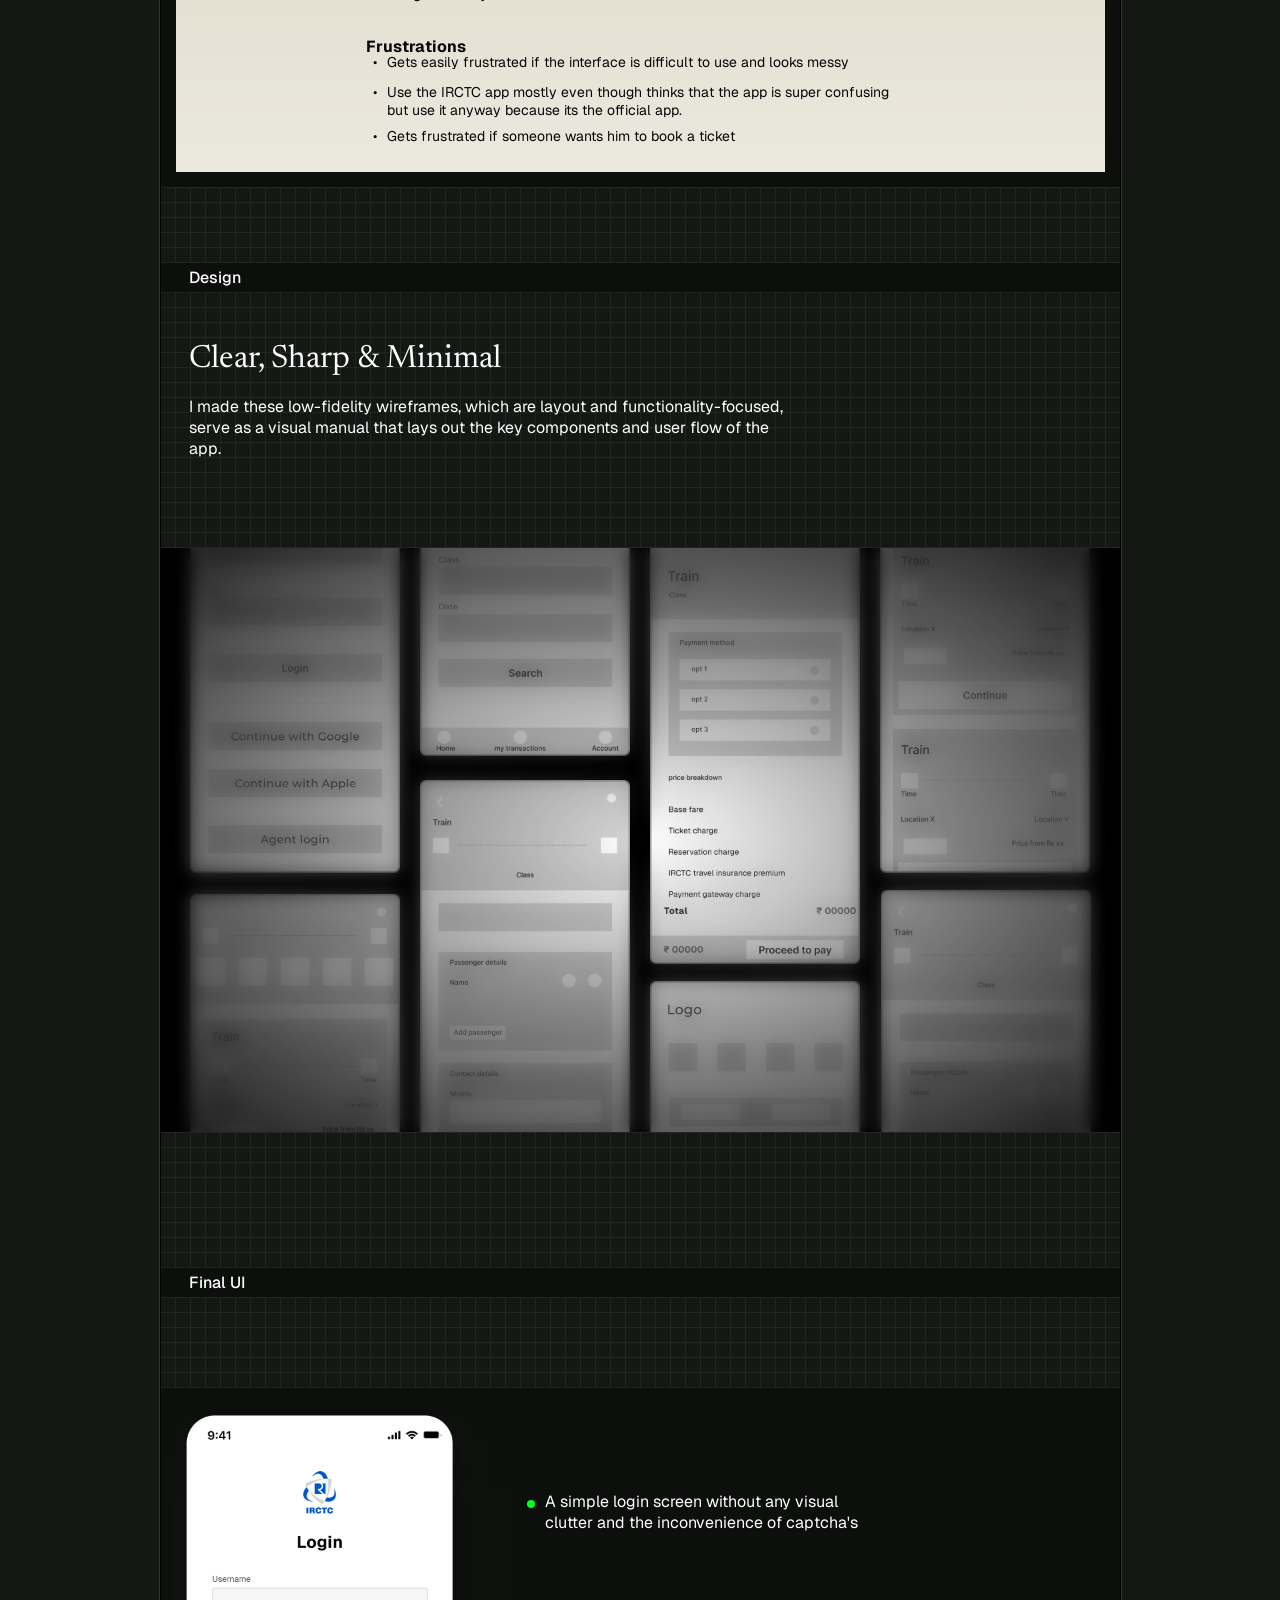
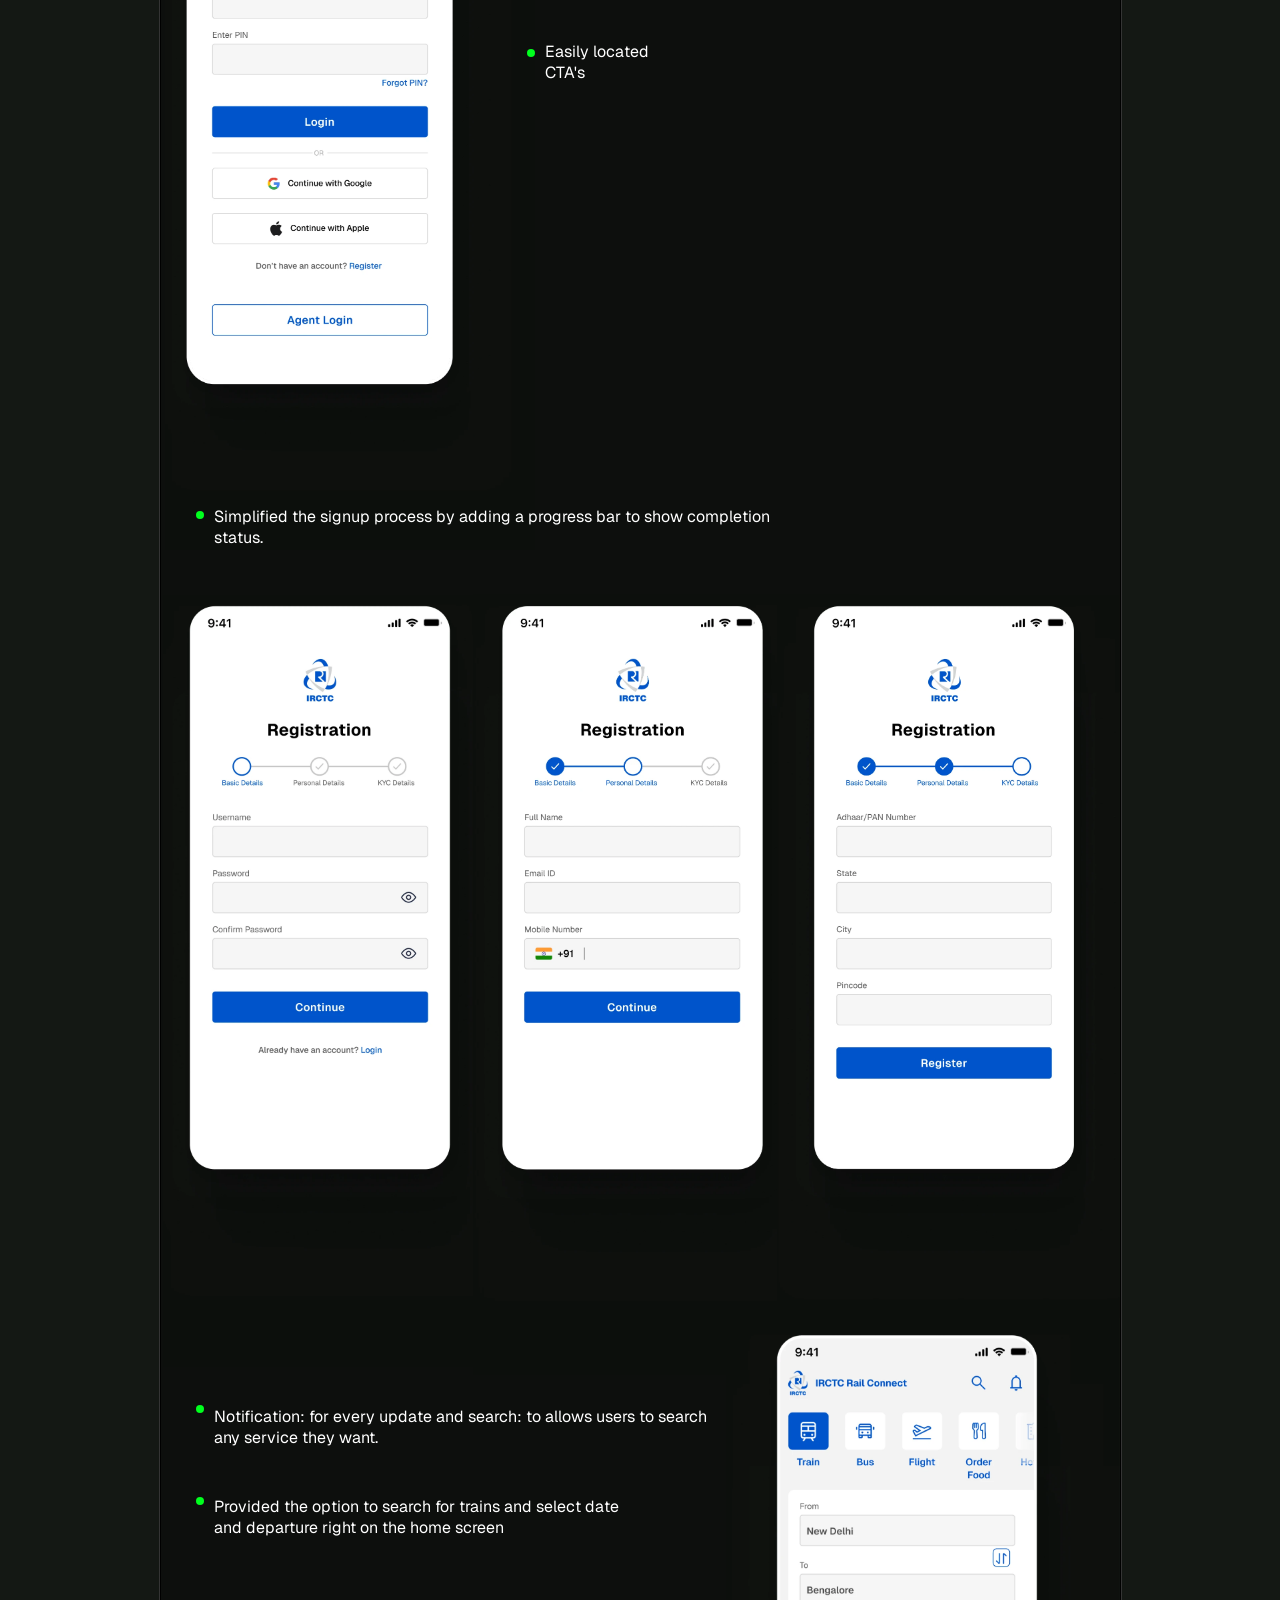
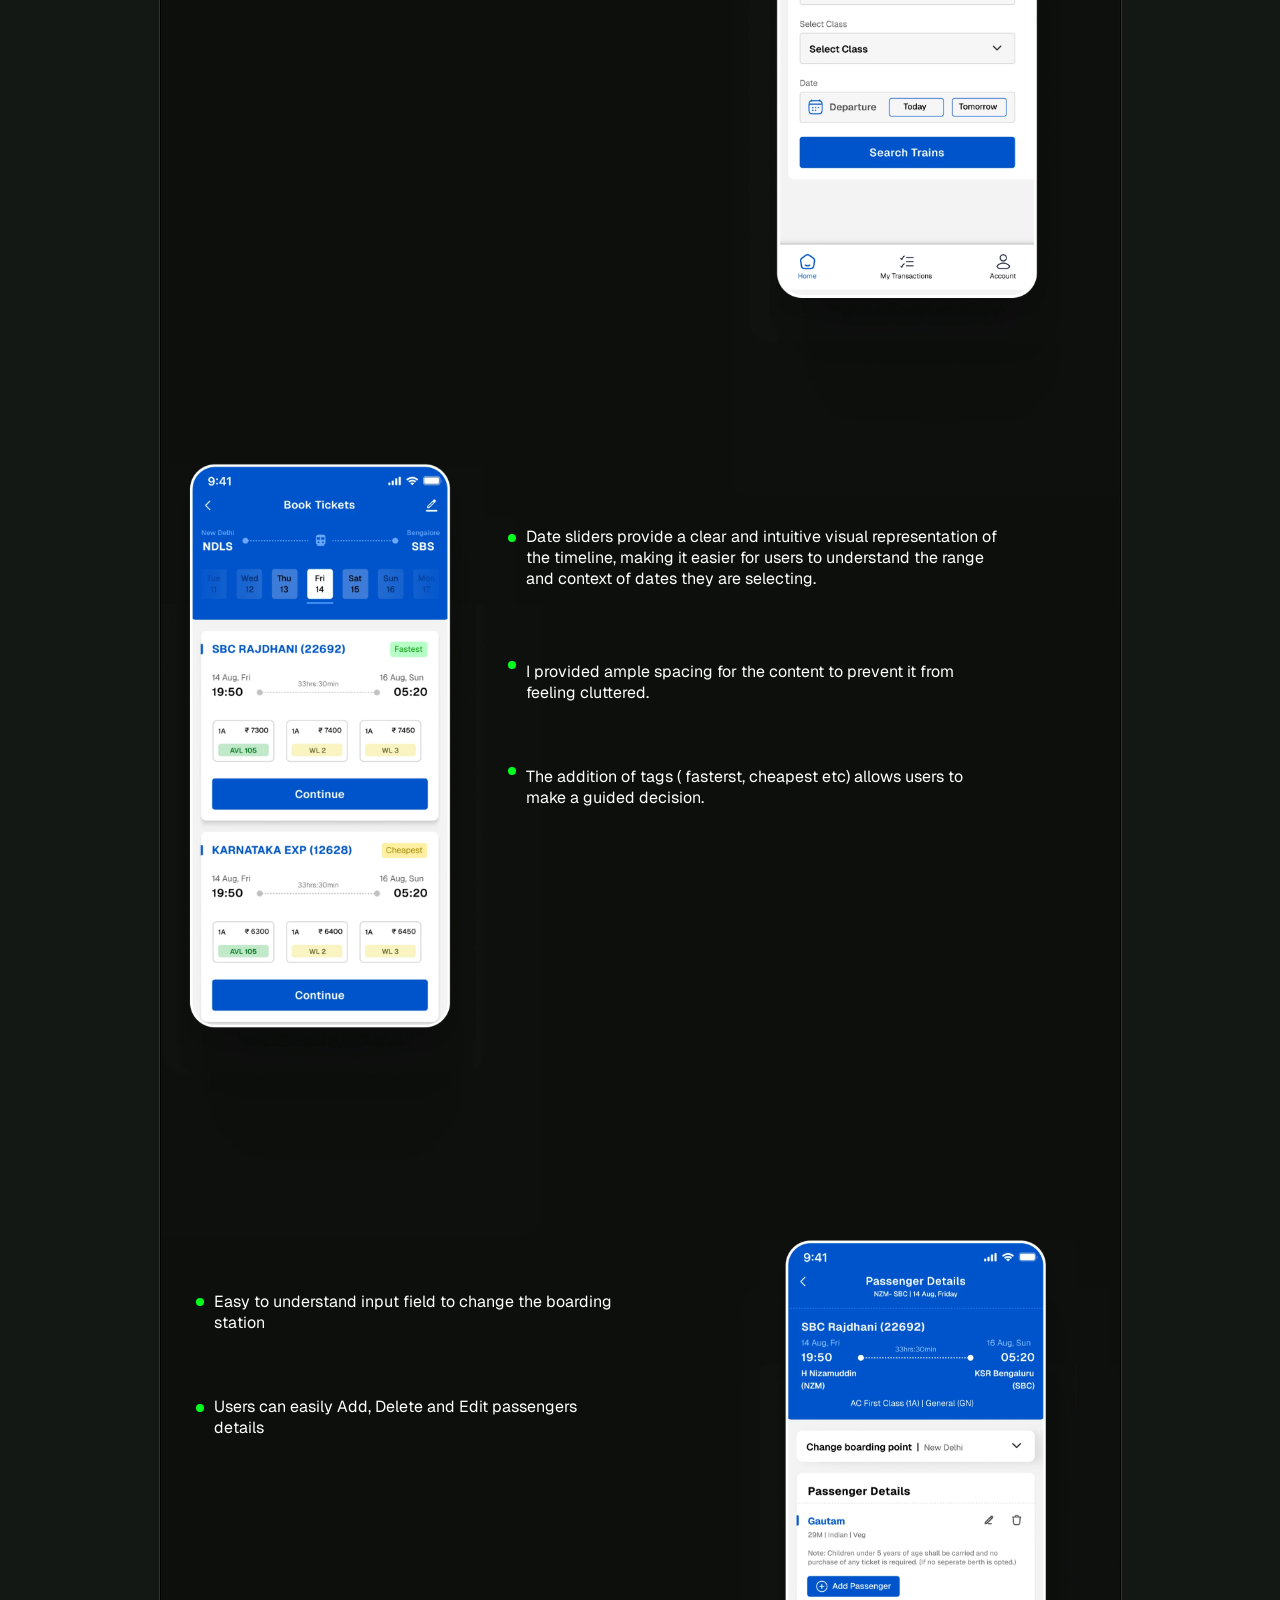
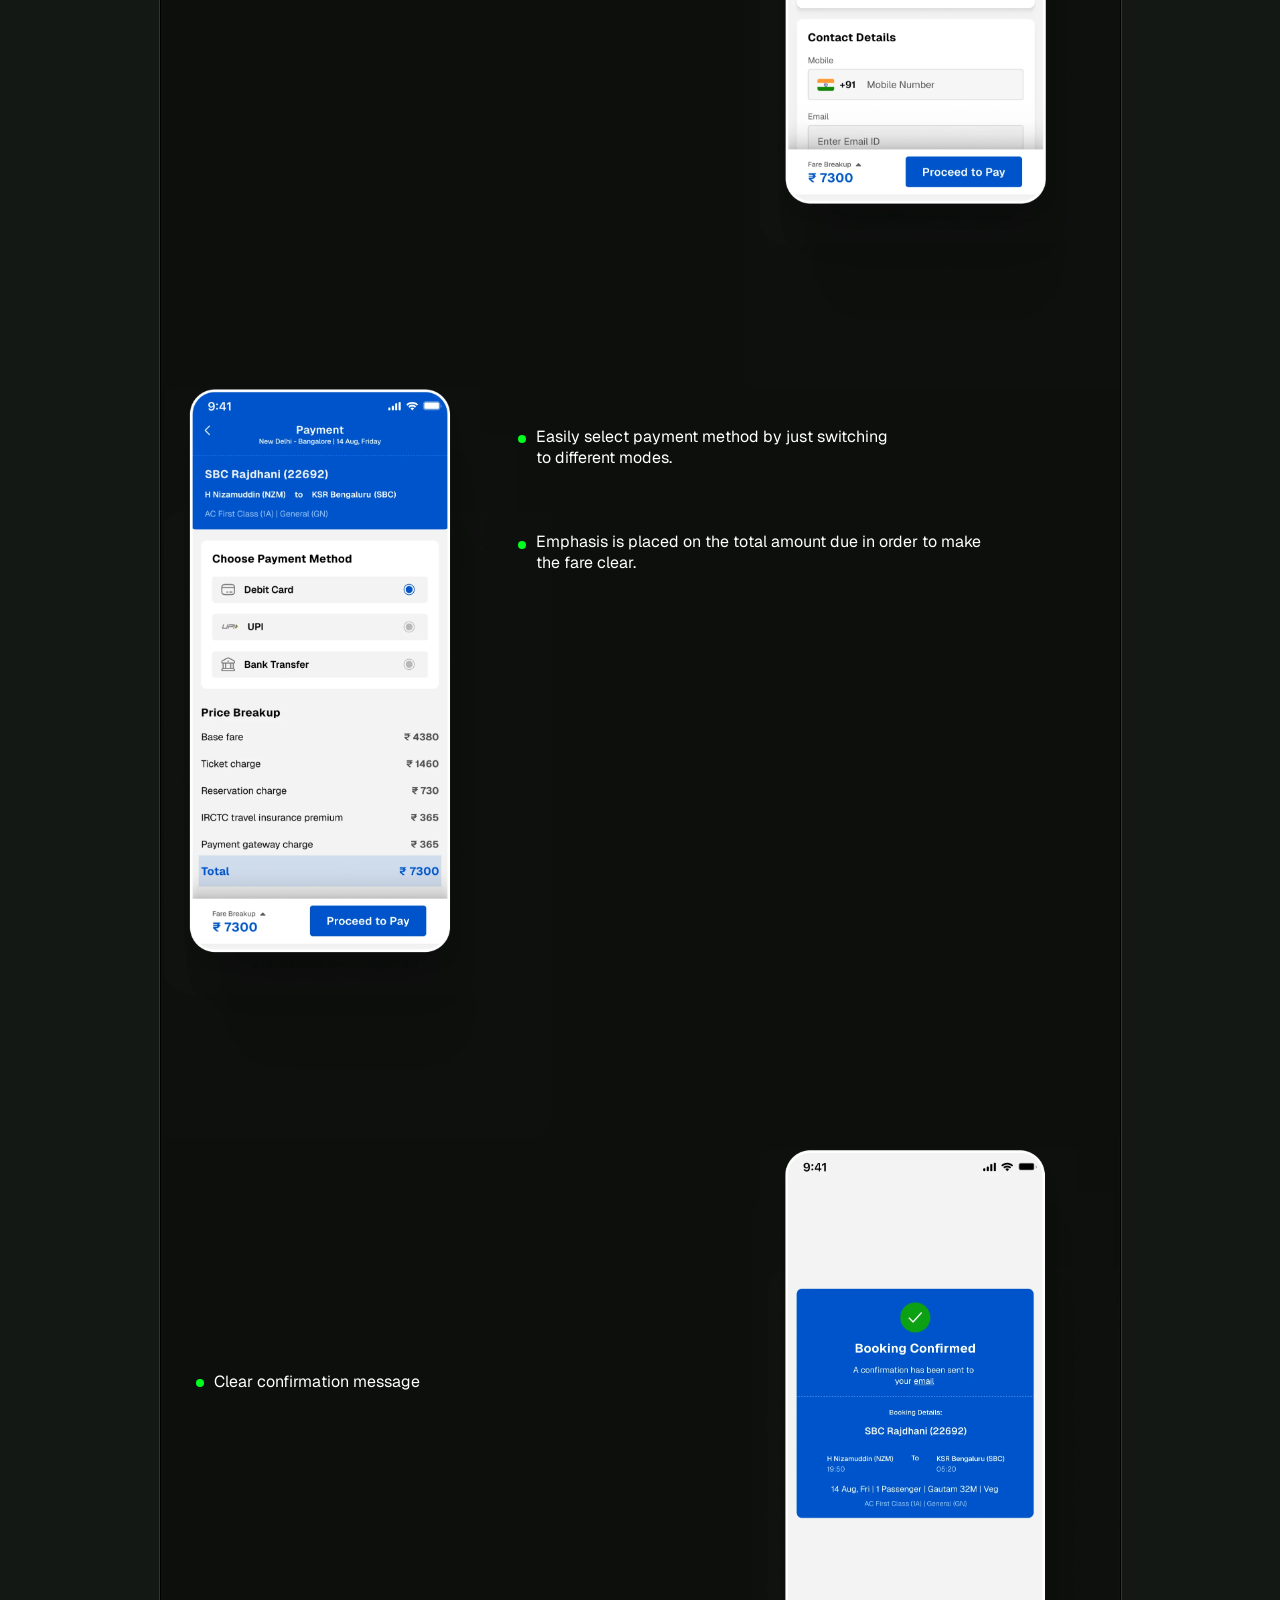
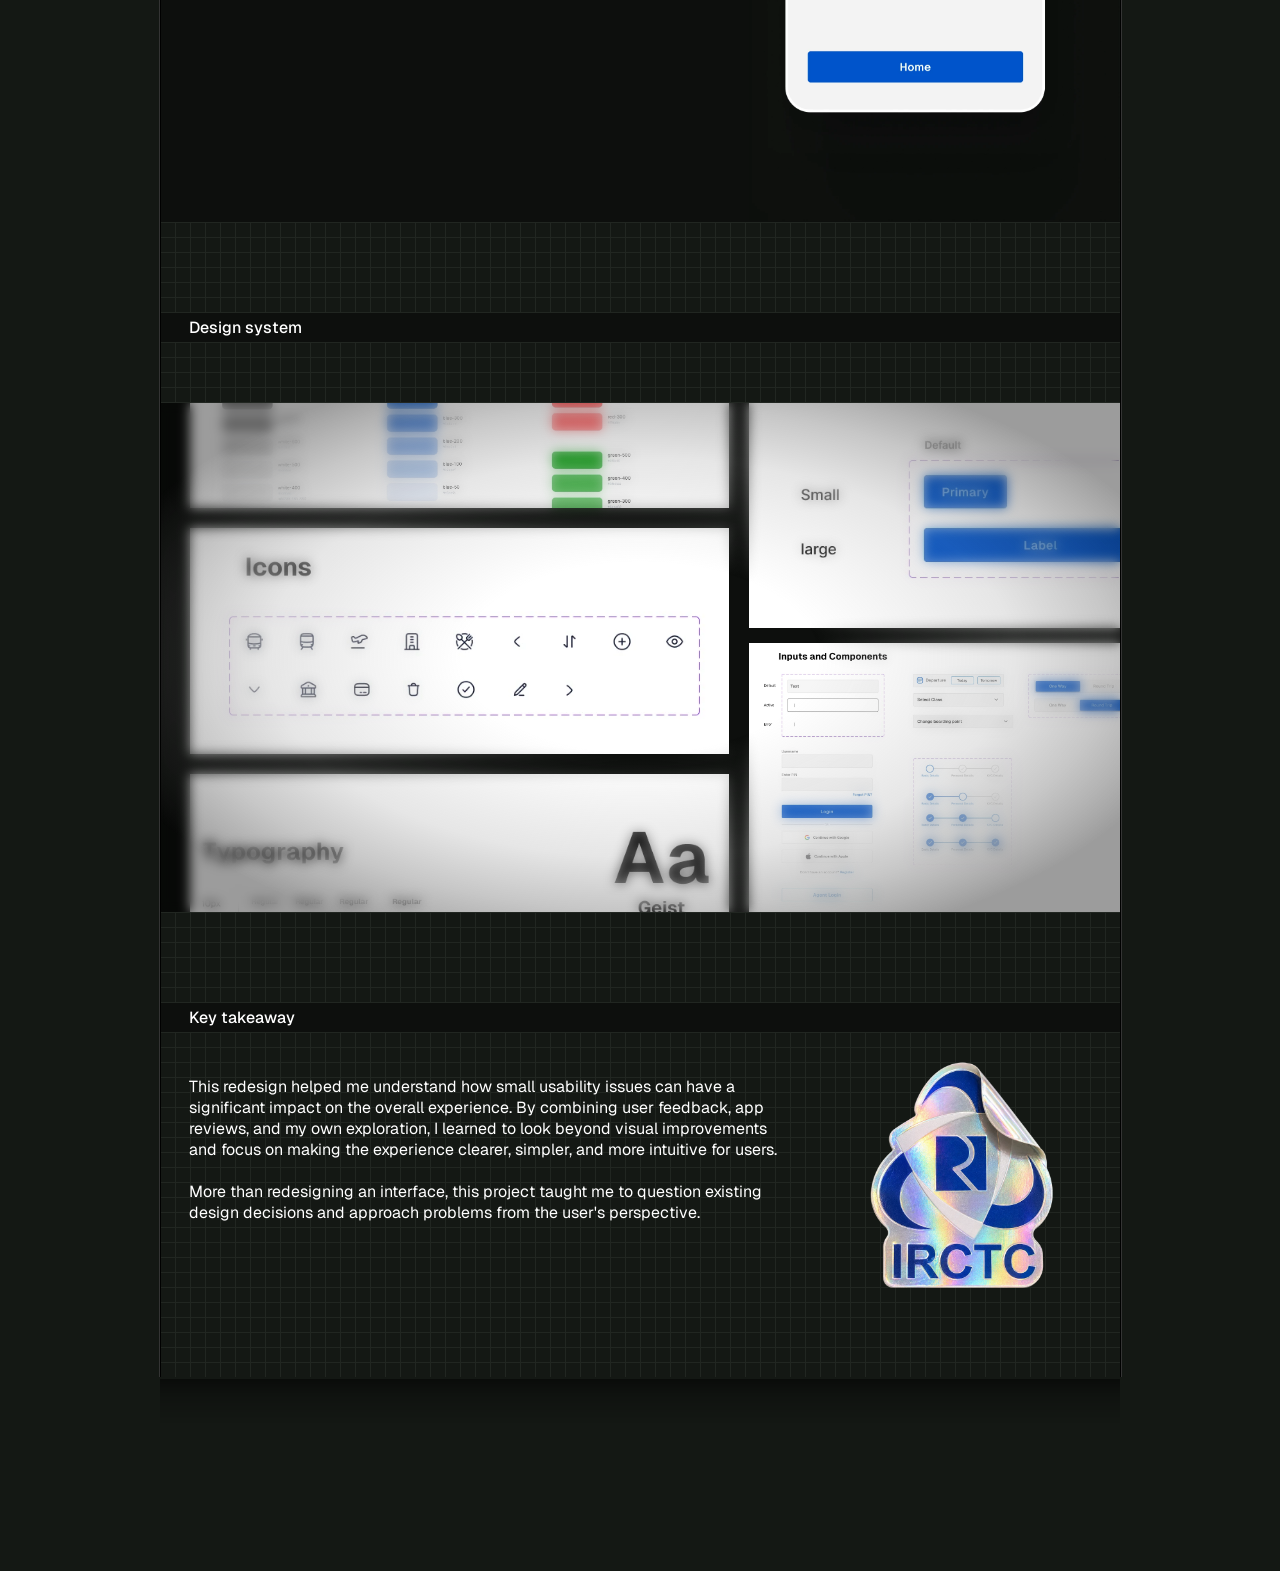
<file: projects/irctc/index.html>
<!doctype html>
<html lang="en">
<head>
<meta charset="utf-8">
<meta name="viewport" content="width=device-width, initial-scale=1">
<link rel="icon" href="../../assets/favicon.svg" type="image/svg+xml">
<meta property="og:type" content="website">
<meta property="og:title" content="IRCTC — Shivam">
<meta property="og:description" content="Redesigning IRCTC Rail Connect to refine the train booking journey and resolve the usability issues that push people onto third-party apps.">
<title>IRCTC — Shivam</title>
<meta name="description" content="Redesigning IRCTC Rail Connect to refine the train booking journey and resolve the usability issues that push people onto third-party apps.">
<link rel="preconnect" href="https://fonts.googleapis.com">
<link rel="preconnect" href="https://fonts.gstatic.com" crossorigin>
<link href="https://fonts.googleapis.com/css2?family=Delius+Swash+Caps&family=Geist:wght@300;400;500;600;700&family=Montserrat:wght@700&family=Saira:ital,wght@0,300;0,400;0,500;0,600;1,700&family=Newsreader:opsz,wght@6..72,300;6..72,400&display=swap" rel="stylesheet">

<link rel="stylesheet" href="../../assets/shell.css">
<link rel="stylesheet" href="../../assets/irctc.css">
</head>
<body>

<div class="page">
  <div class="gridrules" aria-hidden="true"></div>
  <div class="grid-h" aria-hidden="true"></div>
  <div class="grid-v" aria-hidden="true"></div>

  <header class="nav">
    <div class="col nav__in">
      <a class="nav__brand brandmark" id="navLogo" href="../../" aria-label="Shivam — home"></a>
      <a class="nav__work" href="../../work/">Work</a>
      <!-- Contact — Figma "contact btn 4" (4758:1517). It copies the address
           rather than handing the visitor off to a mail client: a mailto: on a
           machine with nothing registered opens nothing at all, and on one with
           Outlook registered opens the wrong thing. Three states share the pill
           and it morphs to whichever label is showing. -->
      <span class="cbtn-wrap nav__cta">
        <button class="cbtn" id="navCta" type="button"
                data-email="shivamnegi5128@gmail.com" data-mode="idle"
                aria-label="Copy email address shivamnegi5128@gmail.com">
          <span class="cbtn__cap" aria-hidden="true"></span>
          <span class="cbtn__shine" aria-hidden="true"></span>
          <span class="cbtn__slot cbtn__slot--idle">Contact</span>
          <span class="cbtn__slot cbtn__slot--hover">
            <svg class="cbtn__ico" viewBox="0 0 24 24" fill="none" stroke="currentColor" stroke-width="2" stroke-linecap="round" stroke-linejoin="round" aria-hidden="true"><path d="M8 8V5.2c0-1.12 0-1.68.218-2.108a2 2 0 0 1 .874-.874C9.52 2 10.08 2 11.2 2h7.6c1.12 0 1.68 0 2.108.218a2 2 0 0 1 .874.874C22 3.52 22 4.08 22 5.2v7.6c0 1.12 0 1.68-.218 2.108a2 2 0 0 1-.874.874C20.48 16 19.92 16 18.8 16H16"/><path d="M5.2 22h7.6c1.12 0 1.68 0 2.108-.218a2 2 0 0 0 .874-.874C16 20.48 16 19.92 16 18.8v-7.6c0-1.12 0-1.68-.218-2.108a2 2 0 0 0-.874-.874C14.48 8 13.92 8 12.8 8H5.2c-1.12 0-1.68 0-2.108.218a2 2 0 0 0-.874.874C2 9.52 2 10.08 2 11.2v7.6c0 1.12 0 1.68.218 2.108a2 2 0 0 0 .874.874C3.52 22 4.08 22 5.2 22Z"/></svg>
            <span>Email</span>
          </span>
          <span class="cbtn__slot cbtn__slot--copied">
            <svg class="cbtn__ico cbtn__tick" viewBox="0 0 24 24" fill="none" stroke="currentColor" stroke-width="2.4" stroke-linecap="round" stroke-linejoin="round" aria-hidden="true"><path d="M20 6 9 17l-5-5" pathLength="1" stroke-dasharray="1" stroke-dashoffset="1"/></svg>
            <span class="cbtn__said">Copied</span>
          </span>
          <span class="cbtn__light" aria-hidden="true"></span>
        </button>
        <span class="cbtn__halo" aria-hidden="true"></span>
        <span class="cbtn__halo" aria-hidden="true"></span>
      </span>
    </div>
  </header>

  

<!-- ==========================================================================
     IRCTC Rail Connect — a redesign.
     Figma › IRCTC project (4238:5842), 1440 × 14369. Section positions are
     the design's own; each margin-top in the stylesheet is the gap the file
     leaves above that section, so the page keeps the frame's rhythm without
     any absolute offsets.
     ========================================================================== -->
<main class="irc" data-grid-snap=".irc__h, .irc__lede p, .irc__overview-main p, .irc__close-in p, .irc__row-key b, .irc__row-txt, .irc__note b, .irc__note p, .irc__spacing, .irc__ann p, .irc__who, .irc__persona-body h4, .irc__persona-body p, .irc__persona-body li">

  <!-- y 123 · 960 × 524 -->
  <!-- Before and after, stacked the way the design stacks them: the live app
       underneath, the redesign on top of it, and a wipe between the two. The
       two screens are separate layers over one stage — nothing is flattened —
       so the divider can cut the picture at any point without either screen
       moving a pixel. -->
  <section class="col irc__hero" data-irc-wipe
           aria-label="Before and after: the live IRCTC app and the redesign">
    <div class="irc__shot irc__shot--old">
      <img data-slot="old-screen" class="ph" style="--h:100%" src="../../assets/media/139b17058863.webp" alt="">
    </div>
    <div class="irc__layer">
      <div class="irc__shot irc__shot--new">
        <img data-slot="new-screen" class="ph" style="--h:100%" src="../../assets/media/e2492e513e7b.webp" alt="">
      </div>
    </div>
    <div class="irc__bar" aria-hidden="true"></div>
    <button class="irc__handle" type="button"
            role="slider" aria-label="Reveal the live app"
            aria-valuemin="0" aria-valuemax="100" aria-valuenow="50">
      <svg viewBox="0 0 19 21" fill="none" aria-hidden="true"><path d="M6.64505 9.81463L12.2718 3.83621C12.8925 3.17676 14 3.61599 14 4.52158V16.4784C14 17.384 12.8925 17.8232 12.2718 17.1638L6.64505 11.1854C6.28265 10.8003 6.28265 10.1997 6.64505 9.81463Z" fill="#3C3C3C"/></svg>
      <svg viewBox="0 0 19 21" fill="none" aria-hidden="true"><path d="M6.64505 9.81463L12.2718 3.83621C12.8925 3.17676 14 3.61599 14 4.52158V16.4784C14 17.384 12.8925 17.8232 12.2718 17.1638L6.64505 11.1854C6.28265 10.8003 6.28265 10.1997 6.64505 9.81463Z" fill="#3C3C3C"/></svg>
    </button>
  </section>

  <!-- y 708 -->
  <h2 class="col band">Overview</h2>

  <!-- y 767 · 900 × 401 -->
  <section class="col irc__overview">
    <div class="irc__overview-main">
      <p class="irc__h">Redesigning IRCTC Rail Connect to refine the train booking journey and
         resolve usability issues</p>
      <div>
        <p>The Indian Railway Catering and Tourism Corporation's (IRCTC) Rail Connect mobile app
           is the preferred method for purchasing train tickets in India. It is one of the most
           transacted websites in Asia - Pacific with a transaction volume of over 25 million per
           month and 5.5 mn logins per day. On an average 12.38 lakhs tickets were sold daily
           through IRCTC's website and mobile app during FY 2023-24</p>
        <p class="irc__gap" aria-hidden="true"></p>
        <p>But despite all of its features, a lot of customers choose to use third-party apps
           instead of the official app because they don't like the poor user experience. Realising
           this, I made the decision to address these issues with a redesign that would improve
           usability and the user experience in general. My objective was to design an interface
           that would satisfy the needs of contemporary users by being more smooth and
           intuitive.</p>
      </div>
    </div>
    <div class="irc__facts">
      <div class="irc__facts-in">
        <div class="irc__fact"><b>UX.UI designer</b><span>Role</span></div>
        <div class="irc__fact"><b>User experience, usability</b><span>Focus</span></div>
      </div>
    </div>
  </section>

  <!-- y 1248 · 960 × 479 — the booking flow, with the design's two drawn arrows -->
  <section class="col irc__fit irc__plate">
    <div class="irc__win irc__flow-img irc__reveal">
      <img data-slot="image35" class="ph" style="--h:447px" src="../../assets/media/0d80c94641fe.webp" alt="" loading="lazy" decoding="async">
    </div>
    <svg class="irc__arrow irc__arrow--1" viewBox="0 0 214.922 49.7418" fill="none" preserveAspectRatio="none" aria-hidden="true"><path d="M16.019 47.3034C16.6469 46.9698 17.6647 47.0806 18.2669 47.0806C22.9718 47.0806 27.6791 47.3283 32.3832 47.4148C44.7472 47.6421 57.1495 46.9645 69.5025 47.6654C79.9783 48.2597 90.5271 48.4225 101.02 48.2918C106.173 48.2277 111.088 47.1171 116.184 46.4403C121.051 45.7939 125.836 45.3123 130.72 44.9924C135.14 44.7029 139.375 43.5686 143.834 43.5446C150.69 43.5077 157.547 43.5446 164.403 43.5446C173.395 43.5446 182.386 43.5446 191.378 43.5446C194.716 43.5446 198.186 43.874 201.499 43.2801C202.944 43.021 204.86 43.094 206.193 42.3613C212.762 38.7493 213.507 30.3304 213.507 22.6902C213.507 18.4952 213.554 14.2972 213.402 10.1051C213.322 7.8699 213.382 4.15598 211.935 2.37868C211.186 1.45829 209.772 1.5966 208.825 1.613C204.031 1.69605 199.253 2.21087 194.453 2.22555C183.784 2.25816 173.062 2.10275 162.4 1.68261C153.197 1.31996 144.025 1.40664 134.819 1.44594C126.619 1.48095 118.416 1.564 110.221 1.94712C104.665 2.20684 99.1715 2.94224 93.6353 3.47848C87.5396 4.06892 81.4168 4.14387 75.3144 4.67573C68.6432 5.25716 61.927 4.47498 55.2464 4.45299C46.1014 4.42287 37.0195 4.11092 27.8874 3.74299C24.9133 3.62316 21.9298 3.70123 18.9541 3.70123C17.3192 3.70123 15.8095 4.44739 14.2952 5.12122C11.252 6.47542 7.69225 8.34915 5.94425 11.8314C4.04831 15.6083 2.75198 19.8502 2.08906 24.1658C1.73733 26.4556 1.28753 28.8387 1.43682 31.1823C1.55399 33.0216 1.98807 34.8387 2.29871 36.6395C2.7333 39.1589 3.46696 40.6893 4.97754 42.4587C6.85673 44.6599 8.68304 44.3407 11.034 44.9367C12.58 45.3287 14.0759 46.0963 15.5997 46.5516" stroke="#0054CC" stroke-width="2.81557" stroke-linecap="round"/></svg>
    <svg class="irc__arrow irc__arrow--2" viewBox="0 0 225.245 46.9262" fill="none" preserveAspectRatio="none" aria-hidden="true"><path d="M16.7301 44.5445C17.3886 44.2293 18.4559 44.334 19.0874 44.334C24.0213 44.334 32.2726 42.279 37.2057 42.3608C50.1715 42.5756 59.8625 44.2242 72.8168 44.8865C83.8024 45.4482 94.8647 45.6019 105.868 45.4785C111.272 45.4179 116.426 44.3684 121.77 43.7289C126.874 43.1181 131.893 42.663 137.014 42.3608C141.649 42.0872 146.09 41.0153 150.766 40.9927C157.956 40.9578 165.147 40.9927 172.336 40.9927C181.766 40.9927 191.195 40.9927 200.624 40.9927C204.125 40.9927 207.764 41.304 211.238 40.7427C212.753 40.4979 214.763 40.5668 216.16 39.8745C223.049 36.4614 223.831 28.506 223.831 21.2865C223.831 17.3225 223.879 13.3557 223.721 9.39441C223.636 7.28226 221.131 4.21061 219.614 2.53118C218.829 1.66147 202.764 1.93686 201.771 1.95236C196.744 2.03084 191.734 2.51731 186.699 2.53118C175.512 2.562 181.417 1.83266 170.236 1.43565C160.585 1.09297 151.049 4.01657 141.395 4.0537C132.796 4.08678 124.111 1.32357 115.517 1.6856C109.691 1.93102 103.93 2.62593 98.1242 3.13265C91.7318 3.69057 85.311 3.7614 78.9115 4.26397C71.9157 4.81339 64.8726 4.07428 57.8668 4.05349C48.2767 4.02504 38.7527 3.73026 29.1762 3.38259C26.0573 3.26936 25.9001 4.68493 22.7795 4.68493C21.0651 4.68493 16.5104 4.0482 14.9224 4.68493C11.7311 5.96457 7.99806 7.73513 6.16498 11.0256C4.17677 14.5946 2.81734 18.603 2.12215 22.6809C1.75331 24.8446 1.2816 27.0964 1.43817 29.311C1.56104 31.0491 2.01625 32.7662 2.342 34.4678C2.79775 36.8485 3.56712 38.2945 5.15122 39.9666C7.12187 42.0466 9.03707 41.7449 11.5025 42.3081C13.1237 42.6785 14.6924 43.4039 16.2904 43.8341" stroke="#0054CC" stroke-width="2.81557" stroke-linecap="round"/></svg>
  </section>

  <!-- y 1833 -->
  <h2 class="col band">Research</h2>

  <!-- y 1892 · 602 × 377 -->
  <section class="col irc__lede irc__lede--research">
    <p class="irc__h">The Starting Point - Putting Users at the<br>center my work</p>
    <div>
      <p>To gain a comprehensive understanding and gather valuable insights about the IRCTC Mobile
         App, I conducted user research. I started by reaching out to friends, relatives, and
         professors who regularly travel by train to share their experiences with the app.
         Additionally, I sought feedback from my father, who, through his work in the Railway
         Protection Force (RPF), has a deep connection with the railways, offering unique insights
         into the app's functionality.</p>
      <p class="irc__gap" aria-hidden="true"></p>
      <p>However, to broaden my perspective, I placed significant emphasis on analyzing user
         reviews from Google Play and the Apple App Store. These reviews provided a wealth of
         feedback directly from the app's users, highlighting common pain points, suggestions for
         improvements, and general sentiment. The insights gathered from these reviews were
         invaluable in understanding the real-world challenges users face when interacting with
         the app.</p>
    </div>
  </section>

  <!-- y 2343 · 960 × 479 — the store reviews -->
  <section class="col irc__fit irc__plate">
    <div class="irc__win irc__reviews-img irc__reveal">
      <img data-slot="reviews" class="ph" style="--h:447px" src="../../assets/media/0bf0f62adf38.webp" alt="" loading="lazy" decoding="async">
    </div>
  </section>

  <!-- y 2957 · 619 × 188 -->
  <section class="col irc__lede irc__lede--pains">
    <p class="irc__h">Among the most common pain locations<br>are:</p>
    <p>The login and signup pages are among the most crucial aspects of any app, including the
       IRCTC Mobile App. These pages are the first point of interaction for many users and set the
       tone for their overall experience with the app. A poor login and signup process can
       significantly impact user retention and satisfaction.</p>
  </section>

  <!-- y 3228 · 960 × 2039 — six screens of the live app, each with its note -->
  <section class="col irc__fit irc__pains">
    <div class="irc__shot irc__reveal irc__pain--1" style="left:31px; top:31px">
      <img data-slot="pain-1" class="ph" style="--h:100%" src="../../assets/media/f4c96bbc0d8b.webp" alt="" loading="lazy" decoding="async">
    </div>
    <div class="irc__note irc__note--ms" style="left:308px; top:59px; width:217px">
      <b>Clutter &amp; no hierarchy</b>
      <p>A cluttered design, combined with the inconvenience of CAPTCHAs.</p>
    </div>
    <div class="irc__shot irc__reveal irc__pain--2" style="left:685px; top:31px">
      <img data-slot="pain-2" class="ph" style="--h:100%" src="../../assets/media/b46fd3c0e5cd.webp" alt="" loading="lazy" decoding="async">
    </div>
    <div class="irc__note" style="left:386px; top:355px; width:249px">
      <b>Complicated login process</b>
      <p>User frustration is increased by the call-to-action buttons' ineffectiveness and the
         design layout's poor organisation.</p>
    </div>
    <p class="irc__spacing" style="position:absolute; left:31px; top:634px; width:700px">
       Insufficient negative space, especially in confined spaces, can cause eye stress and
       cognitive strain.</p>
    <div class="irc__shot irc__reveal irc__pain--3" style="left:31px; top:799px">
      <img data-slot="pain-3" class="ph" style="--h:100%" src="../../assets/media/139b17058863.webp" alt="" loading="lazy" decoding="async">
    </div>
    <div class="irc__shot irc__reveal irc__pain--4" style="left:685px; top:799px; border-radius:36px">
      <img data-slot="pain-4" class="ph" style="--h:100%" src="../../assets/media/7beecf1cbf6b.webp" alt="" loading="lazy" decoding="async">
    </div>
    <div class="irc__note" style="left:300px; top:818px; width:333px">
      <b>Congested Spacing</b>
      <p>The crowded spacing in the app's interface makes it challenging for users to effectively
         navigate and interact with elements.</p>
    </div>
    <div class="irc__note" style="left:365px; top:1147px; white-space:nowrap">
      <b>Confusing reservation procedure</b>
      <p>Difficult to locate main features<br>because of unintuitive structure</p>
    </div>
    <div class="irc__shot irc__reveal irc__pain--5" style="left:31px; top:1495px; border-radius:36px">
      <img data-slot="pain-5" class="ph" style="--h:100%" src="../../assets/media/37d79832cb03.webp" alt="" loading="lazy" decoding="async">
    </div>
    <div class="irc__shot irc__reveal irc__pain--6" style="left:685px; top:1495px; border-radius:36px">
      <img data-slot="pain-6" class="ph" style="--h:100%" src="../../assets/media/139b17058863.webp" alt="" loading="lazy" decoding="async">
    </div>
    <div class="irc__note" style="left:300px; top:1517px; width:323px">
      <b style="white-space:nowrap">Recall over recognition</b>
      <p>The calendar in the existing app allows users to select a date, but it feels stiff and
         confusing. In order to change their selected date, users must navigate back to the
         previous screen, which adds extra steps and disrupts the booking process.</p>
    </div>
    <div class="irc__note" style="left:402.5px; top:1841px; white-space:nowrap">
      <b>Unsorted</b>
      <p>The overall feel of the app looks<br>unorganised.</p>
    </div>
  </section>

  <!-- y 5373 -->
  <h2 class="col band">Key takeaways</h2>

  <!-- y 5478 · 899 × 434 — four bars, 46 apart -->
  <section class="col irc__takeaways">
    <div class="irc__row irc__row--1">
      <div class="irc__row-key"><b style="top:calc(50% - 10px)">Inconsistent Navigation</b></div>
      <p class="irc__row-txt" style="top:calc(50% - 21px)">Users face challenges as a result of
         irregular screen layouts and nonstandard navigation elements.</p>
    </div>
    <div class="irc__row">
      <div class="irc__row-key"><b style="top:calc(50% - 21px)">Overwhelming Information<br>Density</b></div>
      <p class="irc__row-txt" style="top:calc(50% - 31px)">The application presents an excessive
         amount of information at once, which confuses users and makes it difficult for them to
         locate pertinent details.</p>
    </div>
    <div class="irc__row">
      <div class="irc__row-key"><b style="top:calc(50% - 10px)">Edit Passenger Info</b></div>
      <p class="irc__row-txt" style="top:calc(50% - 21px)">Editing passenger information is not
         possible from the "Review and Pay" screen.</p>
    </div>
    <div class="irc__row">
      <div class="irc__row-key"><b style="top:calc(50% - 10px)">Recognition Difficulties</b></div>
      <p class="irc__row-txt" style="top:calc(50% - 31px)">Rather than making it simple for users
         to recognise and modify their previous selections, the current design makes them recall
         them.</p>
    </div>
  </section>

  <!-- y 6018 -->
  <h2 class="col band">Define</h2>

  <!-- y 6108 · 960 × 479 — the persona, all of it type in the file and type here -->
  <section class="col irc__fit irc__persona">
    <article class="irc__card">
      <div class="irc__win irc__avatar">
        <img data-slot="persona" class="ph" style="--h:127px" src="../../assets/media/3ef699f1a8b0.webp" alt="" loading="lazy" decoding="async">
      </div>
      <p class="irc__who">29, India<br>IT Manager</p>
      <div class="irc__persona-body">
        <div class="irc__grp">
          <h4>Gautam</h4>
          <p>Gautam is a busy IT professional who travels a lot, both for business and pleasure.<br>
             He appreciates apps that provide a smooth user experience and expedite the<br>
             booking process because he has a busy schedule.</p>
        </div>
        <div class="irc__cols">
          <div class="irc__grp">
            <h4>Motivations</h4>
            <ul style="white-space:nowrap">
              <li>Convenience</li>
              <li>Simplicity</li>
              <li>Efficiency</li>
              <li>Budget friendly</li>
            </ul>
          </div>
          <div class="irc__grp">
            <h4>Goals</h4>
            <ul>
              <li>Travel to different cities and meet different people from different states.</li>
              <li>Wants to book tickets without and difficulty</li>
              <li>Easily view and manage travel itinararies</li>
            </ul>
          </div>
        </div>
        <div class="irc__grp">
          <h4>Frustrations</h4>
          <ul>
            <li>Gets easily frustrated if the interface is difficult to use and looks messy</li>
            <li>Use the IRCTC app mostly even though thinks that the app is super confusing but
                use it anyway because its the official app.</li>
            <li>Gets frustrated if someone wants him to book a ticket</li>
          </ul>
        </div>
      </div>
    </article>
  </section>

  <!-- y 6663 -->
  <h2 class="col band">Design</h2>

  <!-- y 6737 · 601 × 122 -->
  <section class="col irc__lede irc__lede--design">
    <p class="irc__h">Clear, Sharp &amp; Minimal</p>
    <p>I made these low-fidelity wireframes, which are layout and functionality-focused,<br>
       serve as a visual manual that lays out the key components and user flow of the app.</p>
  </section>

  <!-- y 6948 · 960 × 584 — eight wireframes, several running off the panel's
       edges as they do in the file, under the design's own vignette -->
  <section class="col irc__fit irc__wires">
    <img data-slot="wf-1" class="irc__wf irc__wf--1" src="../../assets/media/db4450ce4344.webp" alt="" loading="lazy" decoding="async">
    <img data-slot="wf-2" class="irc__wf irc__wf--2" src="../../assets/media/6733aaa3128a.webp" alt="" loading="lazy" decoding="async">
    <img data-slot="wf-3" class="irc__wf irc__wf--3" src="../../assets/media/29b462bd2255.webp" alt="" loading="lazy" decoding="async">
    <img data-slot="wf-4" class="irc__wf irc__wf--4" src="../../assets/media/7d374f917901.webp" alt="" loading="lazy" decoding="async">
    <img data-slot="wf-5" class="irc__wf irc__wf--5" src="../../assets/media/616fa1032705.webp" alt="" loading="lazy" decoding="async">
    <img data-slot="wf-6" class="irc__wf irc__wf--6" src="../../assets/media/d5dfc994710f.webp" alt="" loading="lazy" decoding="async">
    <img data-slot="wf-7" class="irc__wf irc__wf--7" src="../../assets/media/ee7db08f80b3.webp" alt="" loading="lazy" decoding="async">
    <img data-slot="wf-8" class="irc__wf irc__wf--8" src="../../assets/media/72e7d6f9d8b0.webp" alt="" loading="lazy" decoding="async">
    <div class="irc__veil" aria-hidden="true"><div class="irc__veil-blur"></div><div class="irc__veil-tint"></div></div>
  </section>

  <!-- y 7668 -->
  <h2 class="col band">Final UI</h2>

  <!-- y 7788 · 960 × 5234 — nine screens and the notes against them -->
  <section class="col irc__fit irc__final">
    <img data-slot="ui-login" class="irc__screen irc__screen--login irc__reveal" src="../../assets/media/19b239198c83.webp" alt="" loading="lazy" decoding="async">
    <div class="irc__ann irc__ann--a"><svg viewBox="0 0 20 20" aria-hidden="true"><circle cx="10" cy="10" r="4" fill="#00FF1E"/></svg><p>A simple login screen without any visual clutter and the inconvenience of captcha's</p></div>
    <div class="irc__ann irc__ann--b"><svg viewBox="0 0 20 20" aria-hidden="true"><circle cx="10" cy="10" r="4" fill="#00FF1E"/></svg><p>Easily located CTA's</p></div>
    <div class="irc__ann irc__ann--c"><svg viewBox="0 0 20 20" aria-hidden="true"><circle cx="10" cy="10" r="4" fill="#00FF1E"/></svg><p>Simplified the signup process by adding a progress bar to show completion status.</p></div>

    <img data-slot="ui-reg1" class="irc__screen irc__screen--reg1 irc__reveal" src="../../assets/media/afdd327372b1.webp" alt="" loading="lazy" decoding="async">
    <img data-slot="ui-reg2" class="irc__screen irc__screen--reg2 irc__reveal" src="../../assets/media/92bf4a681cb7.webp" alt="" loading="lazy" decoding="async">
    <img data-slot="ui-reg3" class="irc__screen irc__screen--reg3 irc__reveal" src="../../assets/media/a164c3b7e887.webp" alt="" loading="lazy" decoding="async">

    <div class="irc__ann irc__ann--d"><svg viewBox="0 0 20 20" aria-hidden="true"><circle cx="10" cy="10" r="4" fill="#00FF1E"/></svg><p>Notification: for every update and search: to allows users to search any service they want.</p></div>
    <div class="irc__ann irc__ann--e"><svg viewBox="0 0 20 20" aria-hidden="true"><circle cx="10" cy="10" r="4" fill="#00FF1E"/></svg><p>Provided the option to search for trains and select date and departure right on the home screen</p></div>
    <img data-slot="ui-home" class="irc__screen irc__screen--home irc__reveal" src="../../assets/media/285083133ba5.webp" alt="" loading="lazy" decoding="async">

    <img data-slot="ui-listing" class="irc__screen irc__screen--listing irc__reveal" src="../../assets/media/334337713269.webp" alt="" loading="lazy" decoding="async">
    <div class="irc__ann irc__ann--f"><svg viewBox="0 0 20 20" aria-hidden="true"><circle cx="10" cy="10" r="4" fill="#00FF1E"/></svg><p>Date sliders provide a clear and intuitive visual representation of the timeline, making it easier for users to understand the range and context of dates they are selecting.</p></div>
    <div class="irc__ann irc__ann--g"><svg viewBox="0 0 20 20" aria-hidden="true"><circle cx="10" cy="10" r="4" fill="#00FF1E"/></svg><p>I provided ample spacing for the content to prevent it from feeling cluttered.</p></div>
    <div class="irc__ann irc__ann--h"><svg viewBox="0 0 20 20" aria-hidden="true"><circle cx="10" cy="10" r="4" fill="#00FF1E"/></svg><p>The addition of tags ( fasterst, cheapest etc) allows users to make a guided decision.</p></div>

    <div class="irc__ann irc__ann--i"><svg viewBox="0 0 20 20" aria-hidden="true"><circle cx="10" cy="10" r="4" fill="#00FF1E"/></svg><p>Easy to understand input field to change the boarding station</p></div>
    <div class="irc__ann irc__ann--j"><svg viewBox="0 0 20 20" aria-hidden="true"><circle cx="10" cy="10" r="4" fill="#00FF1E"/></svg><p>Users can easily Add, Delete and Edit passengers details</p></div>
    <img data-slot="ui-passenger" class="irc__screen irc__screen--passenger irc__reveal" src="../../assets/media/fd802736a20d.webp" alt="" loading="lazy" decoding="async">

    <img data-slot="ui-payment" class="irc__screen irc__screen--payment irc__reveal" src="../../assets/media/401cbe041945.webp" alt="" loading="lazy" decoding="async">
    <div class="irc__ann irc__ann--k"><svg viewBox="0 0 20 20" aria-hidden="true"><circle cx="10" cy="10" r="4" fill="#00FF1E"/></svg><p>Easily select payment method by just switching to different modes.</p></div>
    <div class="irc__ann irc__ann--l"><svg viewBox="0 0 20 20" aria-hidden="true"><circle cx="10" cy="10" r="4" fill="#00FF1E"/></svg><p>Emphasis is placed on the total amount due in order to make the fare clear.</p></div>

    <div class="irc__ann irc__ann--m"><svg viewBox="0 0 20 20" aria-hidden="true"><circle cx="10" cy="10" r="4" fill="#00FF1E"/></svg><p>Clear confirmation message</p></div>
    <img data-slot="ui-confirmed" class="irc__screen irc__screen--confirmed irc__reveal" src="../../assets/media/58d847855eec.webp" alt="" loading="lazy" decoding="async">
  </section>

  <!-- y 13113 -->
  <h2 class="col band">Design system</h2>

  <!-- y 13203 · 960 × 513 -->
  <section class="col irc__fit irc__ds">
    <div class="irc__win irc__ds-colors"><img data-slot="ds-colors" class="ph" style="--h:123px" src="../../assets/media/53119dff202d.webp" alt="" loading="lazy" decoding="async"></div>
    <div class="irc__win irc__ds-icons"><img data-slot="ds-icons" class="ph" style="--h:226px" src="../../assets/media/aae404b44768.webp" alt="" loading="lazy" decoding="async"></div>
    <div class="irc__win irc__ds-type"><img data-slot="ds-typography" class="ph" style="--h:449px" src="../../assets/media/436977d9dc83.webp" alt="" loading="lazy" decoding="async"></div>
    <div class="irc__win irc__ds-buttons"><img data-slot="ds-buttons" class="ph" style="--h:297px" src="../../assets/media/80ab477a8437.webp" alt="" loading="lazy" decoding="async"></div>
    <div class="irc__win irc__ds-fields"><img data-slot="ds-textfields" class="ph" style="--h:651px" src="../../assets/media/505fe562bb98.webp" alt="" loading="lazy" decoding="async"></div>
    <div class="irc__veil" aria-hidden="true"><div class="irc__veil-blur"></div><div class="irc__veil-tint"></div></div>
  </section>

  <!-- y 13803 -->
  <h2 class="col band">Key takeaway</h2>

  <!-- y 13876 · 601 × 147, and the sticker floating beside it -->
  <section class="col irc__close">
    <div class="irc__close-in">
      <p>This redesign helped me understand how small usability issues can have a significant
         impact on the overall experience. By combining user feedback, app reviews, and my own
         exploration, I learned to look beyond visual improvements and focus on making the
         experience clearer, simpler, and more intuitive for users.</p>
      <p>More than redesigning an interface, this project taught me to question existing design
         decisions and approach problems from the user's perspective.</p>
    </div>
    <img data-slot="sticker" class="ph irc__sticker" src="../../assets/media/b74e09b0ed0c.webp" alt="" loading="lazy" decoding="async">
  </section>
</main>

</div>

<!-- the sheet's contact shadow, column-width, riding on its lower edge -->
<div class="page-shade" aria-hidden="true"></div>

<footer class="foot">
  <div class="gridrules gridrules--foot" aria-hidden="true"></div>
  <div class="foot__in">
      <a class="foot__brand brandmark" id="footLogo" href="../../" aria-label="Shivam — home"></a>
      <nav class="foot__links">
        <a href="https://x.com/shivnegi0" rel="me noopener" target="_blank">X:</a>
        <a href="https://www.linkedin.com/in/shivam-negi-373739171/" rel="me noopener" target="_blank">Linkedin:</a>
        <!-- copies rather than opening a mail client, same as the navbar's -->
        <button class="foot__copy" type="button" data-email="shivamnegi5128@gmail.com"
                aria-label="Copy email address shivamnegi5128@gmail.com"><span>Email:</span></button>
      </nav>
      <p class="foot__note"><b>note for you</b><span>Thank you human for the visit, <br>and If you are reading this <br>i think i did something right.</span></p>
      <button class="snd-btn" id="sndFooter" type="button" aria-pressed="false" aria-label="Mute sound effects">
        <!-- one icon, three groups. The speaker body never moves; the waves and
             the cross trade places, which is what lets each be scaled, faded
             and blurred on its own. Paths are the Figma ones, split at x=15. -->
        <svg class="snd-ico" viewBox="0 0 24 24" fill="none" aria-hidden="true">
          <g class="snd-body" fill="#D1CDB4"><path d="M13 22H11V20H9V18H11V6H9V4H11V2H13V22ZM9 18H7V16H9V18ZM7 10H5V14H7V16H3V8H7V10ZM9 8H7V6H9V8Z"/></g>
          <g class="snd-wave" fill="#D1CDB4"><path d="M19 18H15V16H19V18ZM21 16H19V8H21V16ZM17 14H15V10H17V14ZM19 8H15V6H19V8Z"/></g>
          <g class="snd-x" fill="#D1CDB4"><path d="M17.001 15.224H15.001V13.224H17V11.224H15.001V9.224H17.001L17 11.224H19V13.224H17L17.001 15.224ZM21 15.224H19V13.224H21V15.224ZM21 11.224H19V9.224H21V11.224Z"/></g>
        </svg>
      </button>
    <span class="snd-tip" id="sndTip">Mute sound effects</span>
  </div>
</footer>

<!-- the scroll room the reveal happens in: transparent, so the pinned footer
     shows through it as the content sheet above slides past -->
<div class="foot-space" id="contact" aria-hidden="true"></div>


<script src="../../assets/shell.js" defer></script>
</body>
</html>
</file>
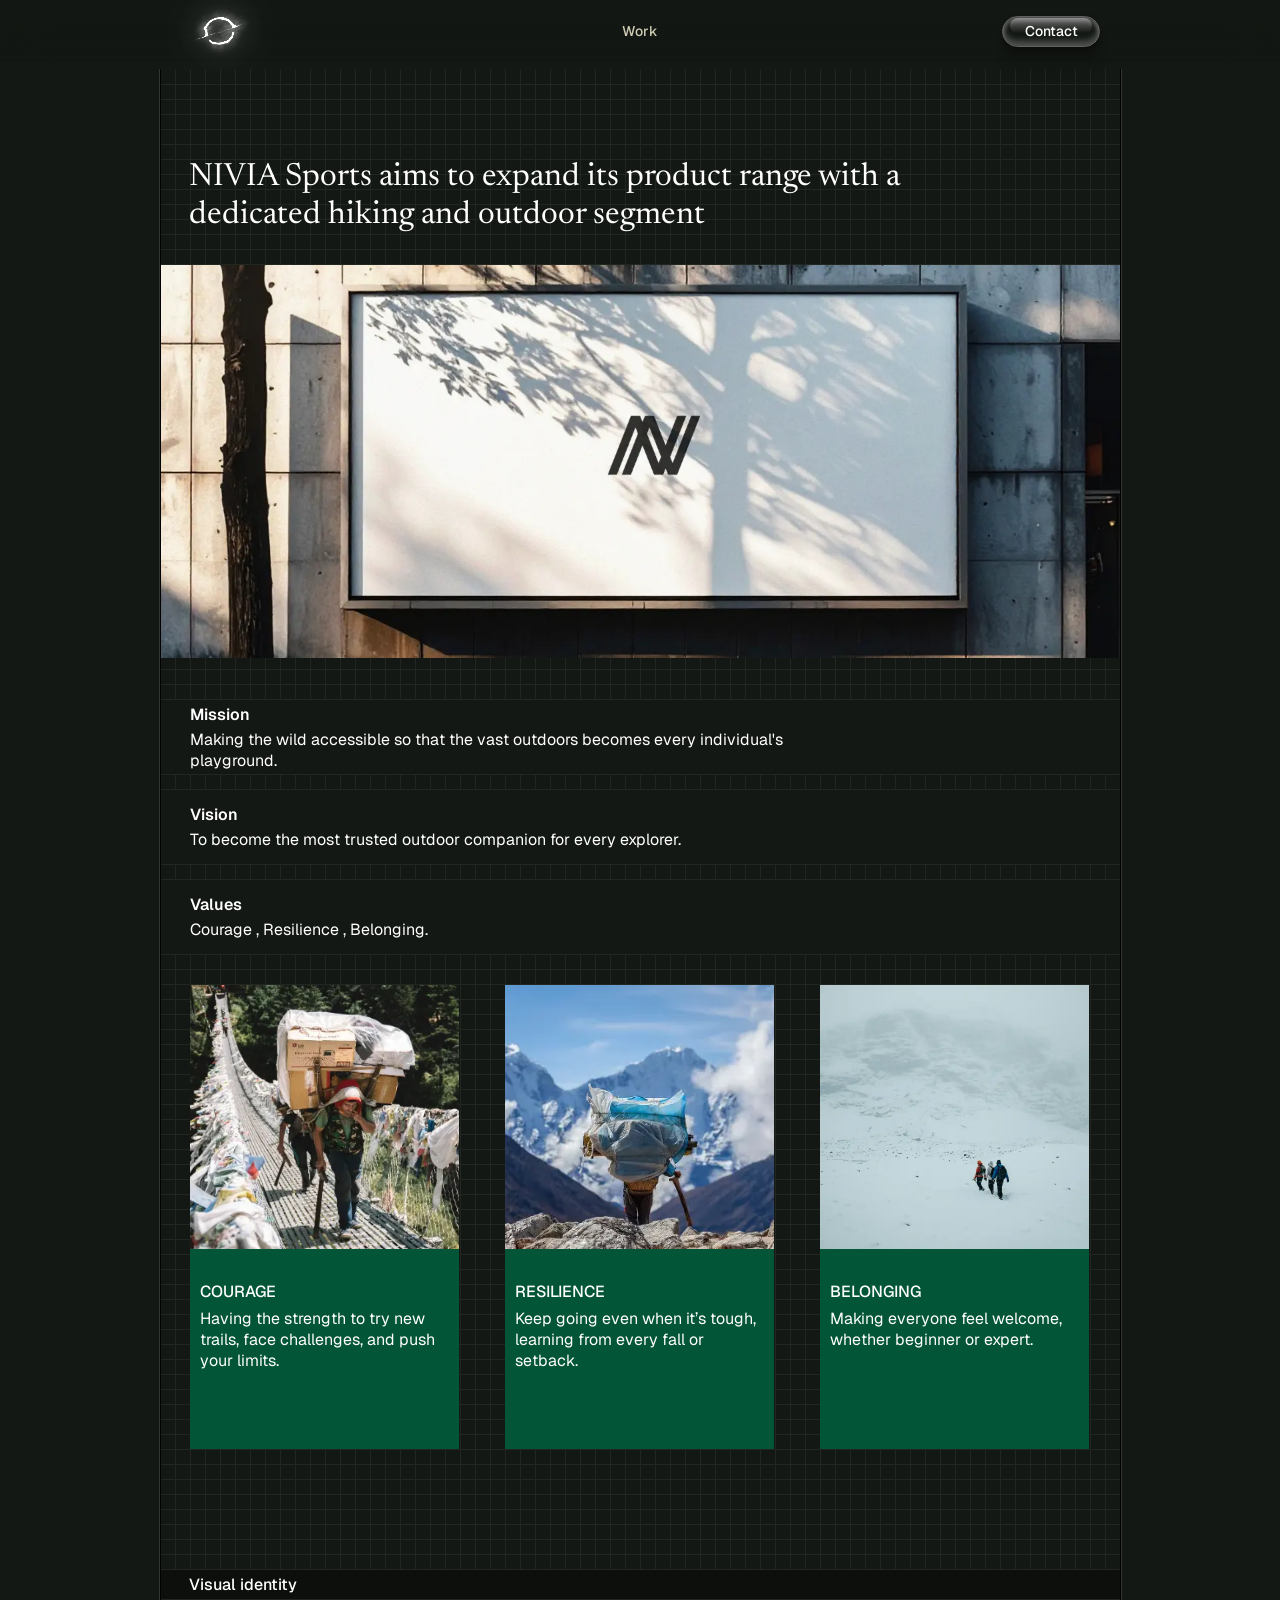
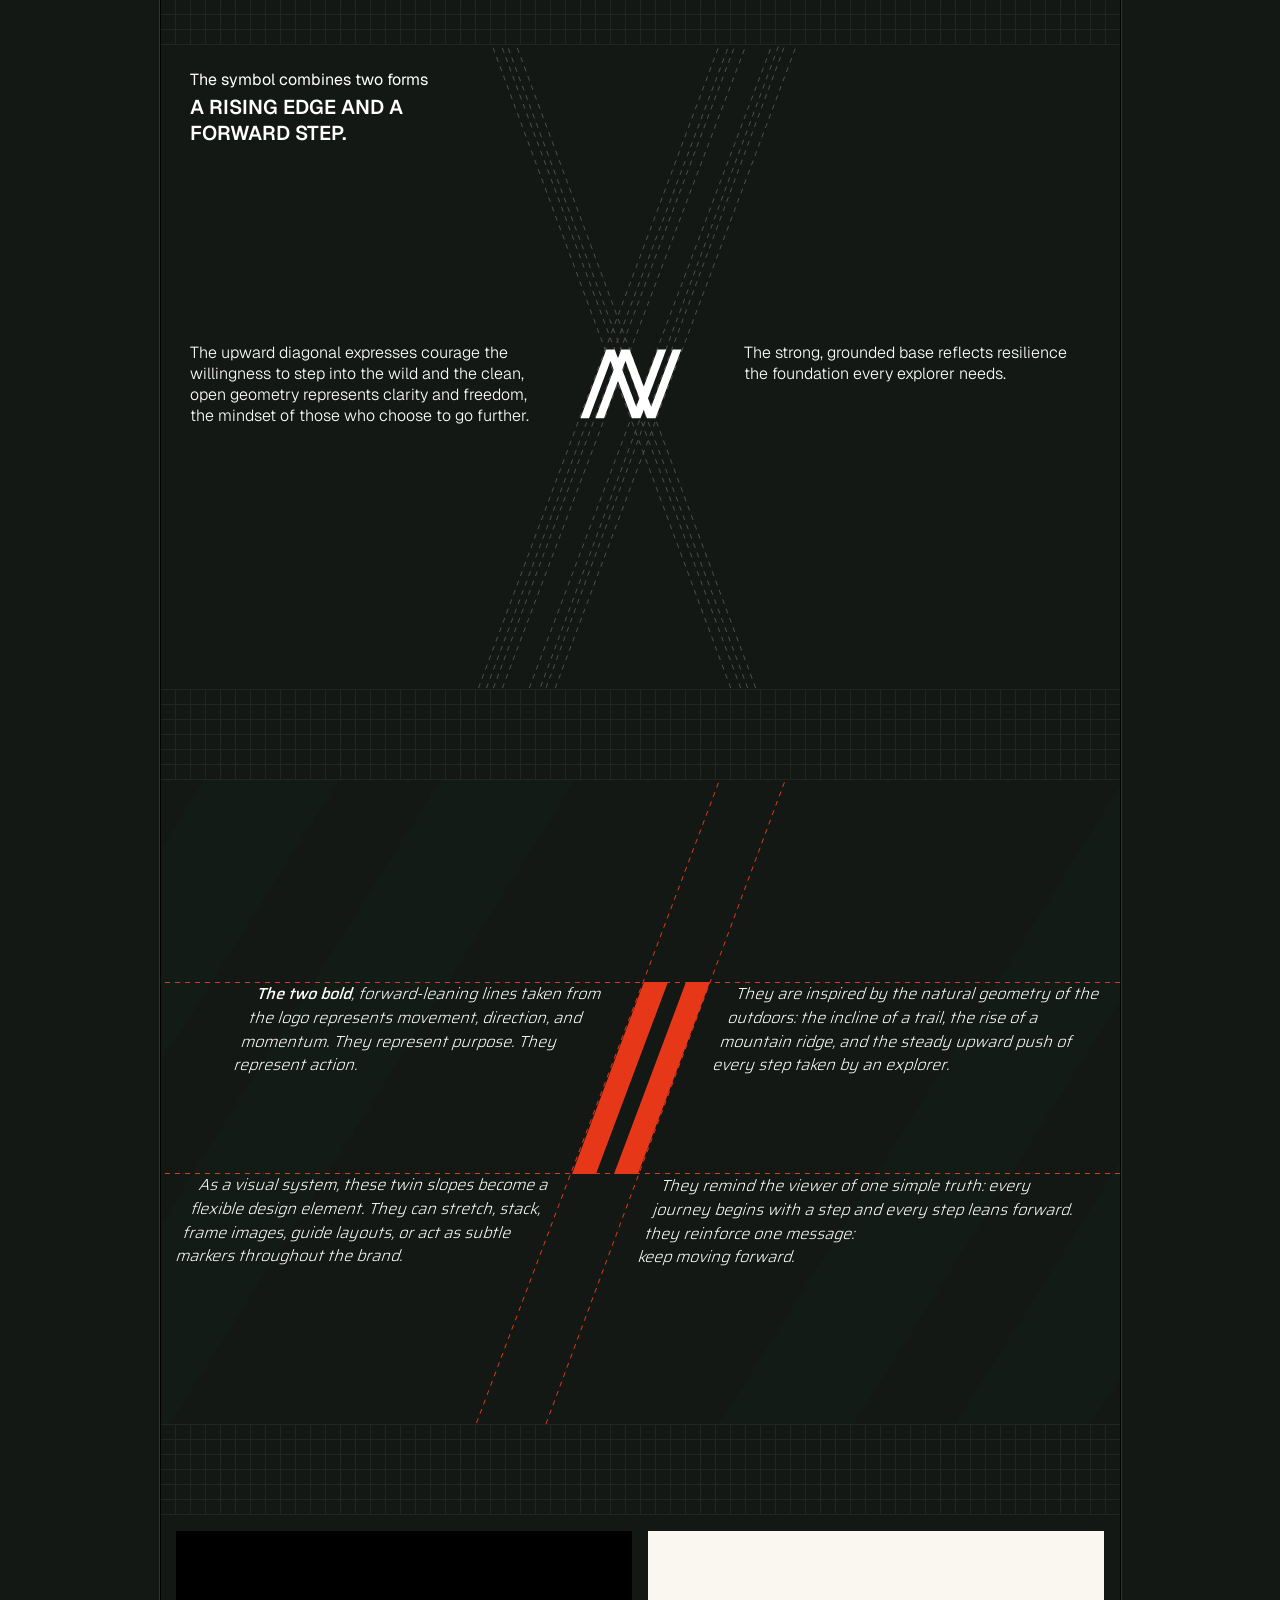
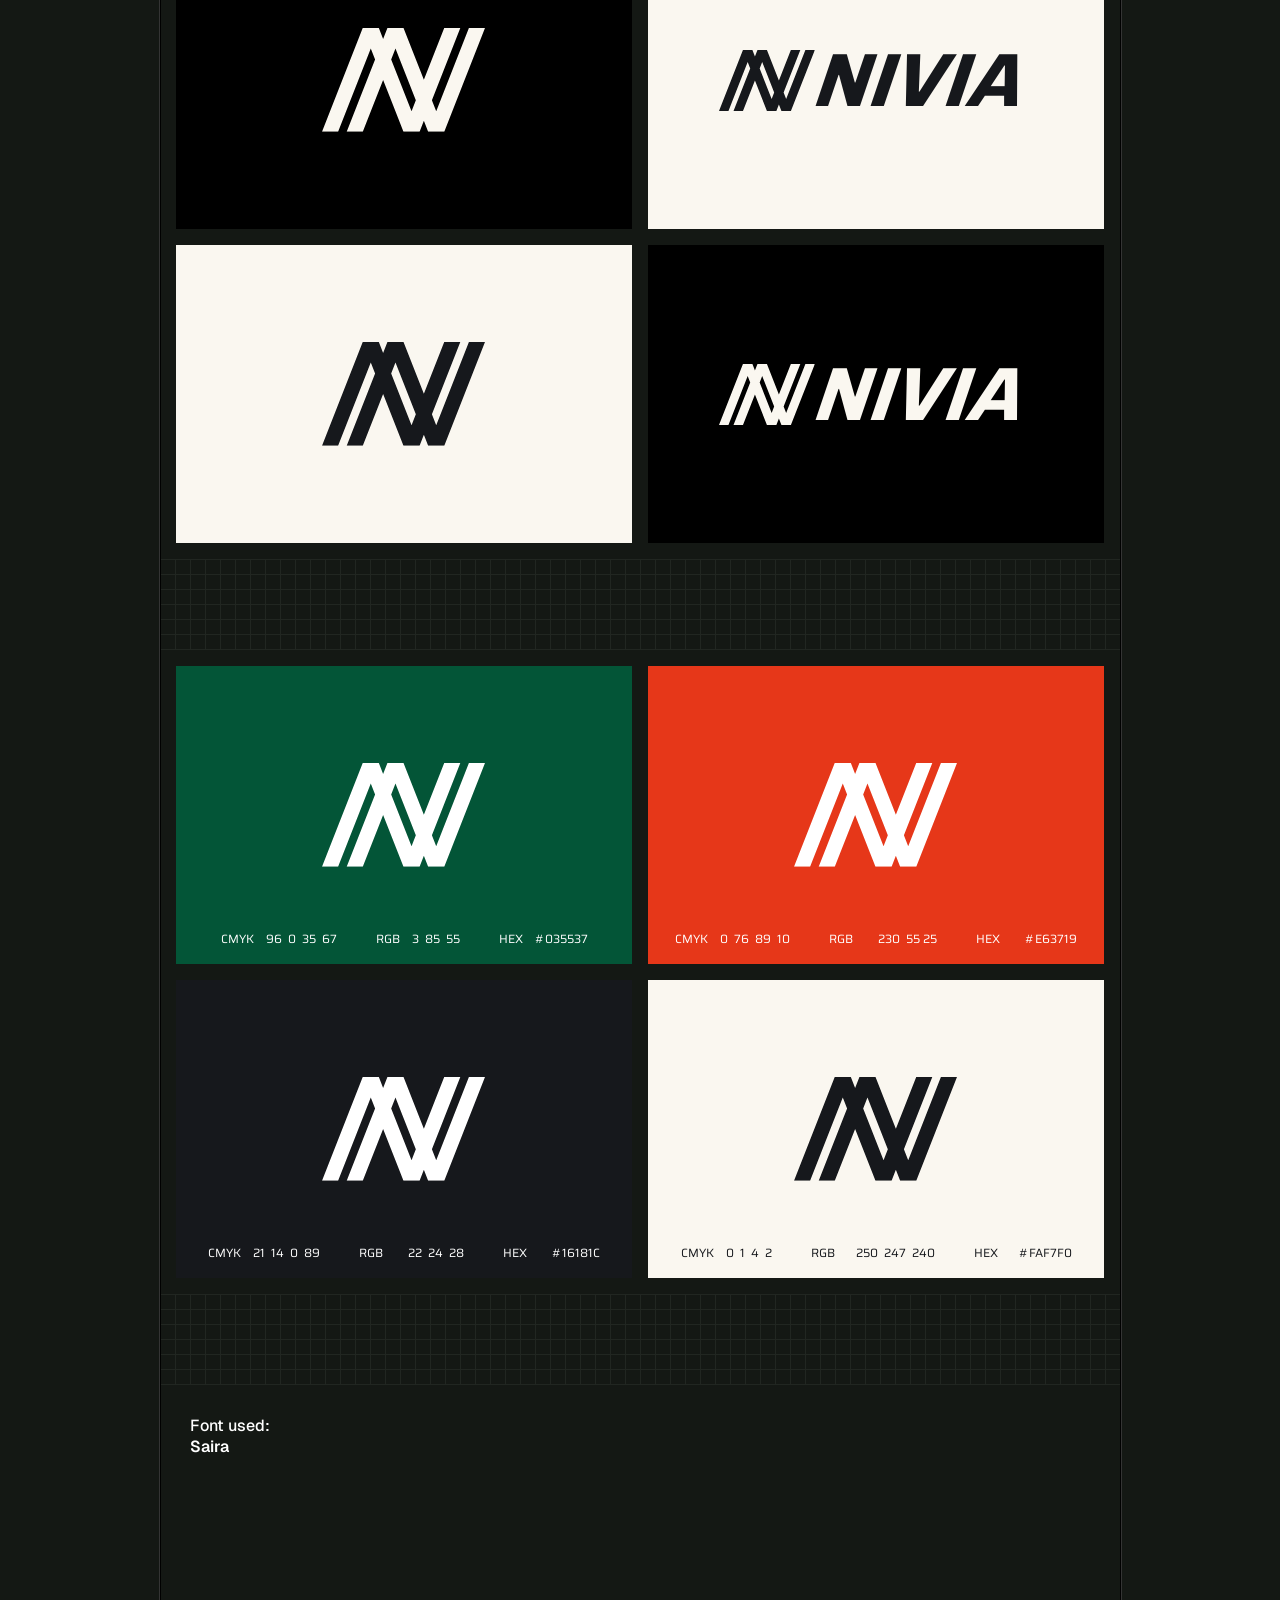
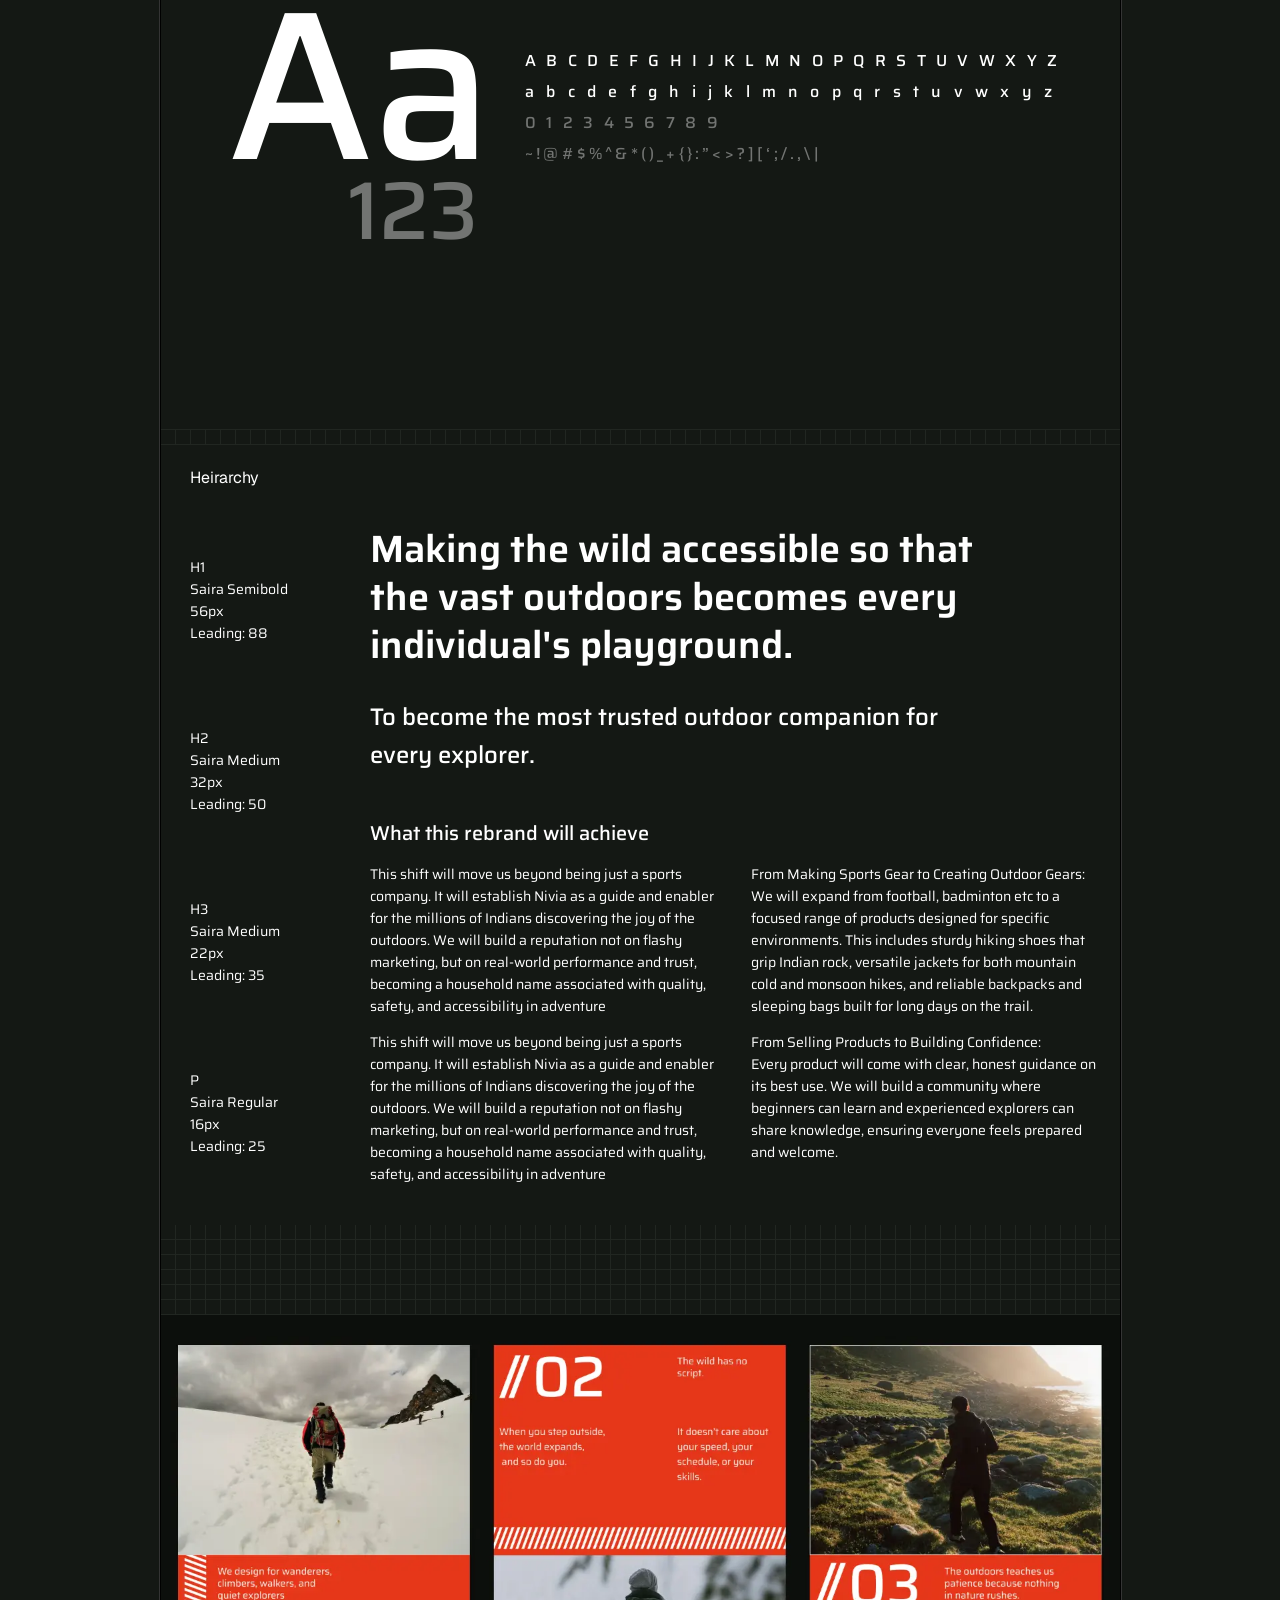
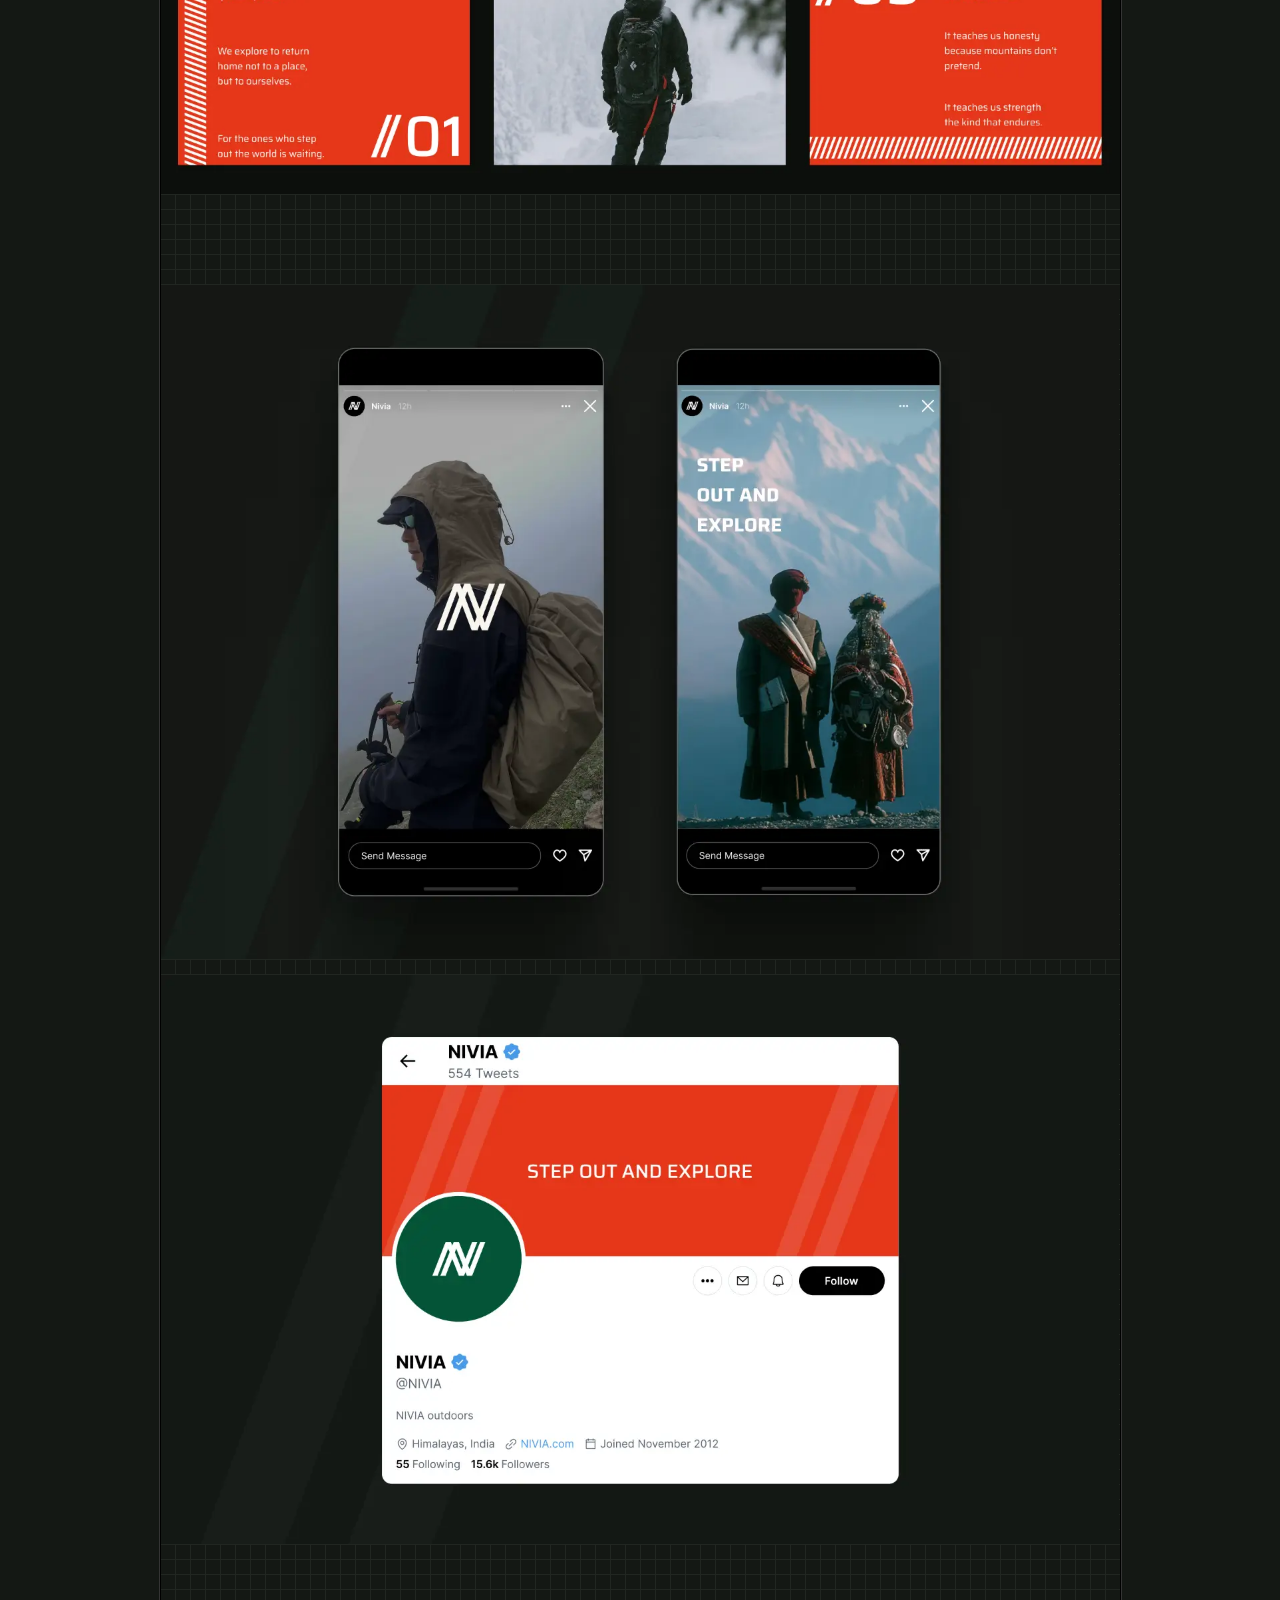
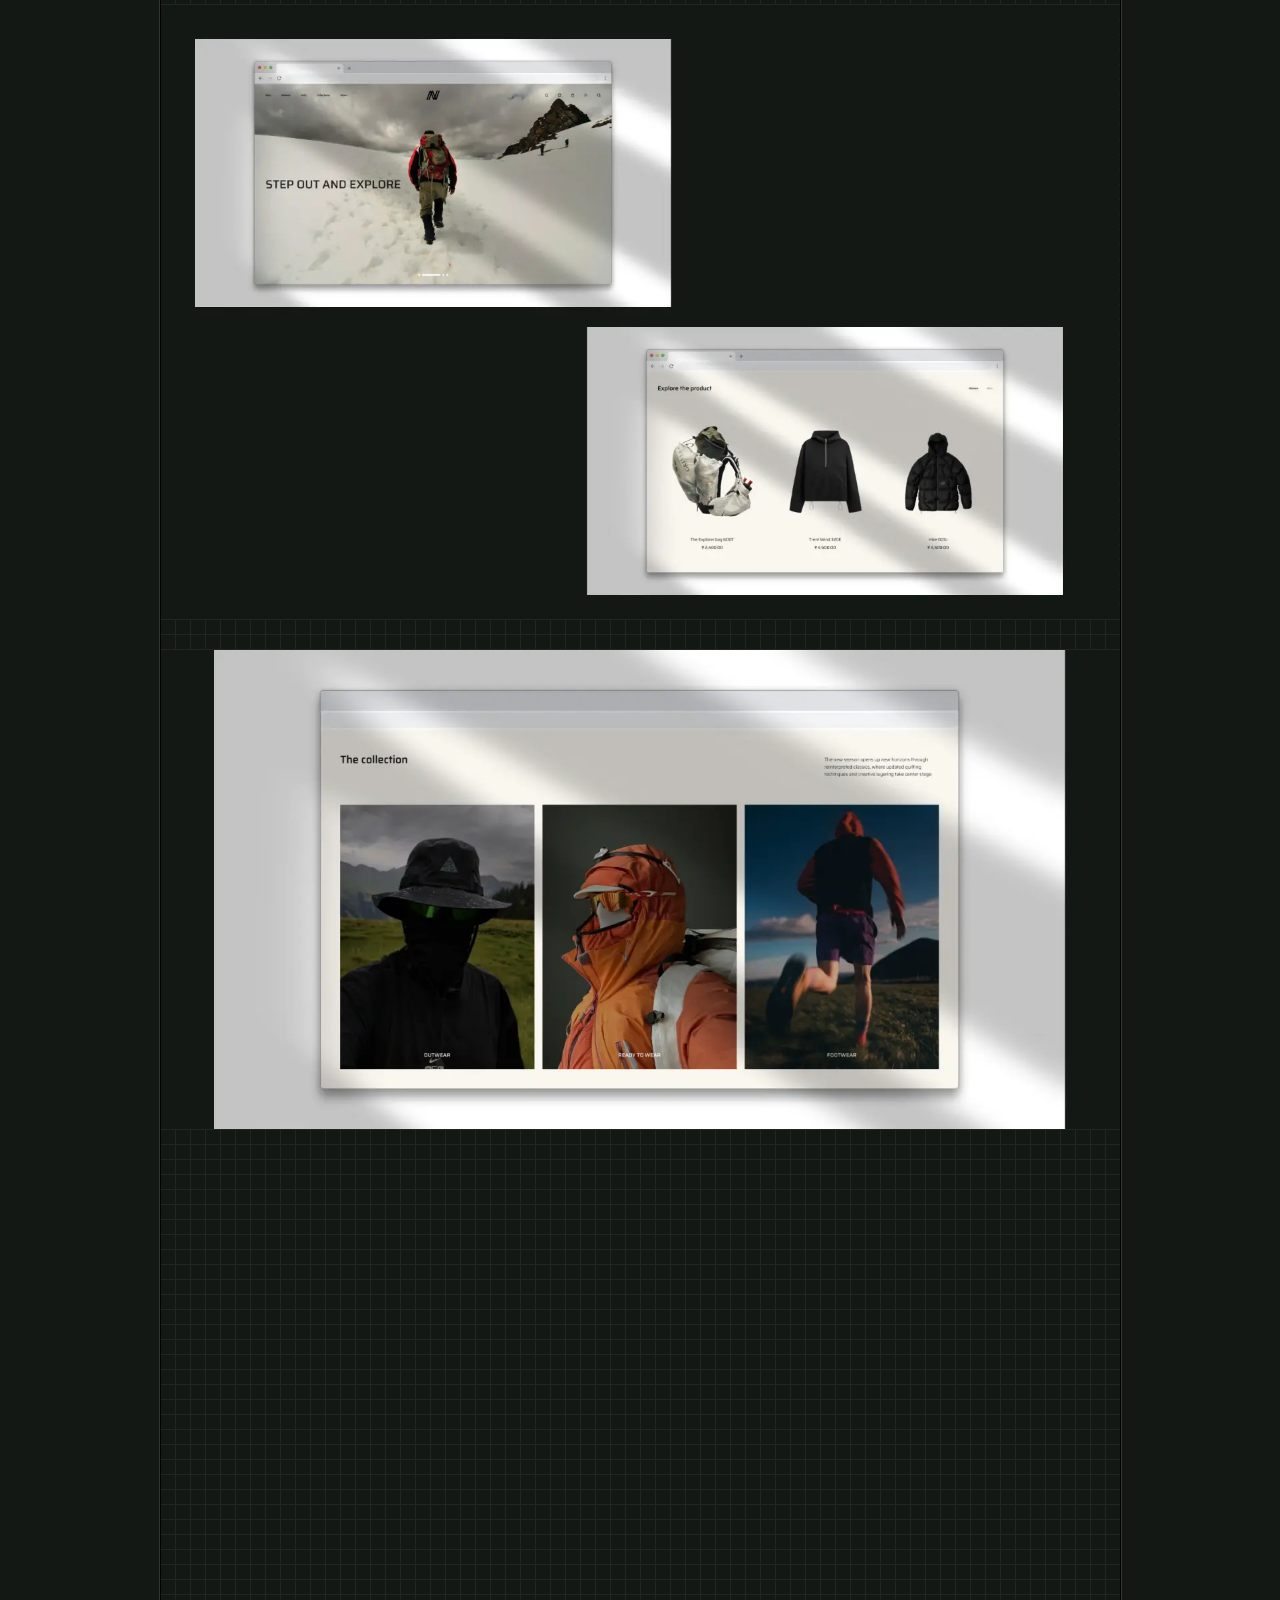
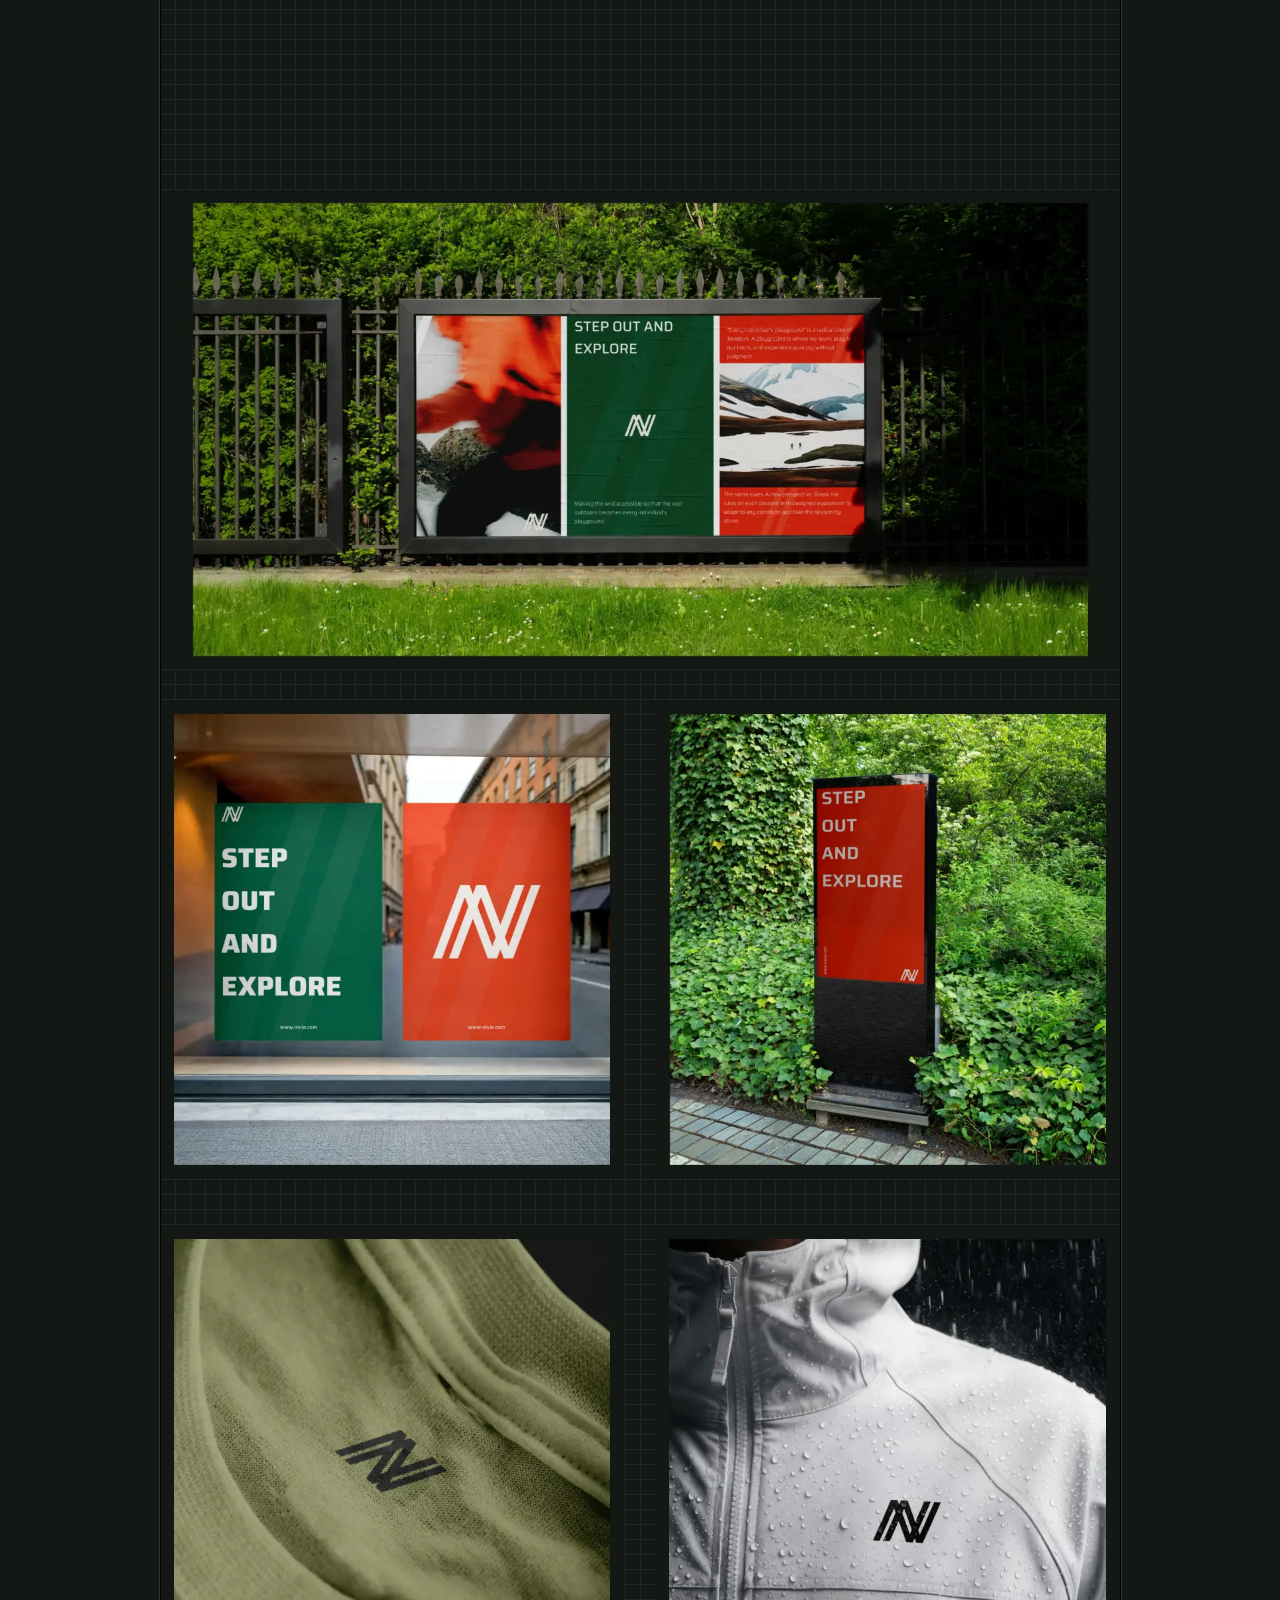
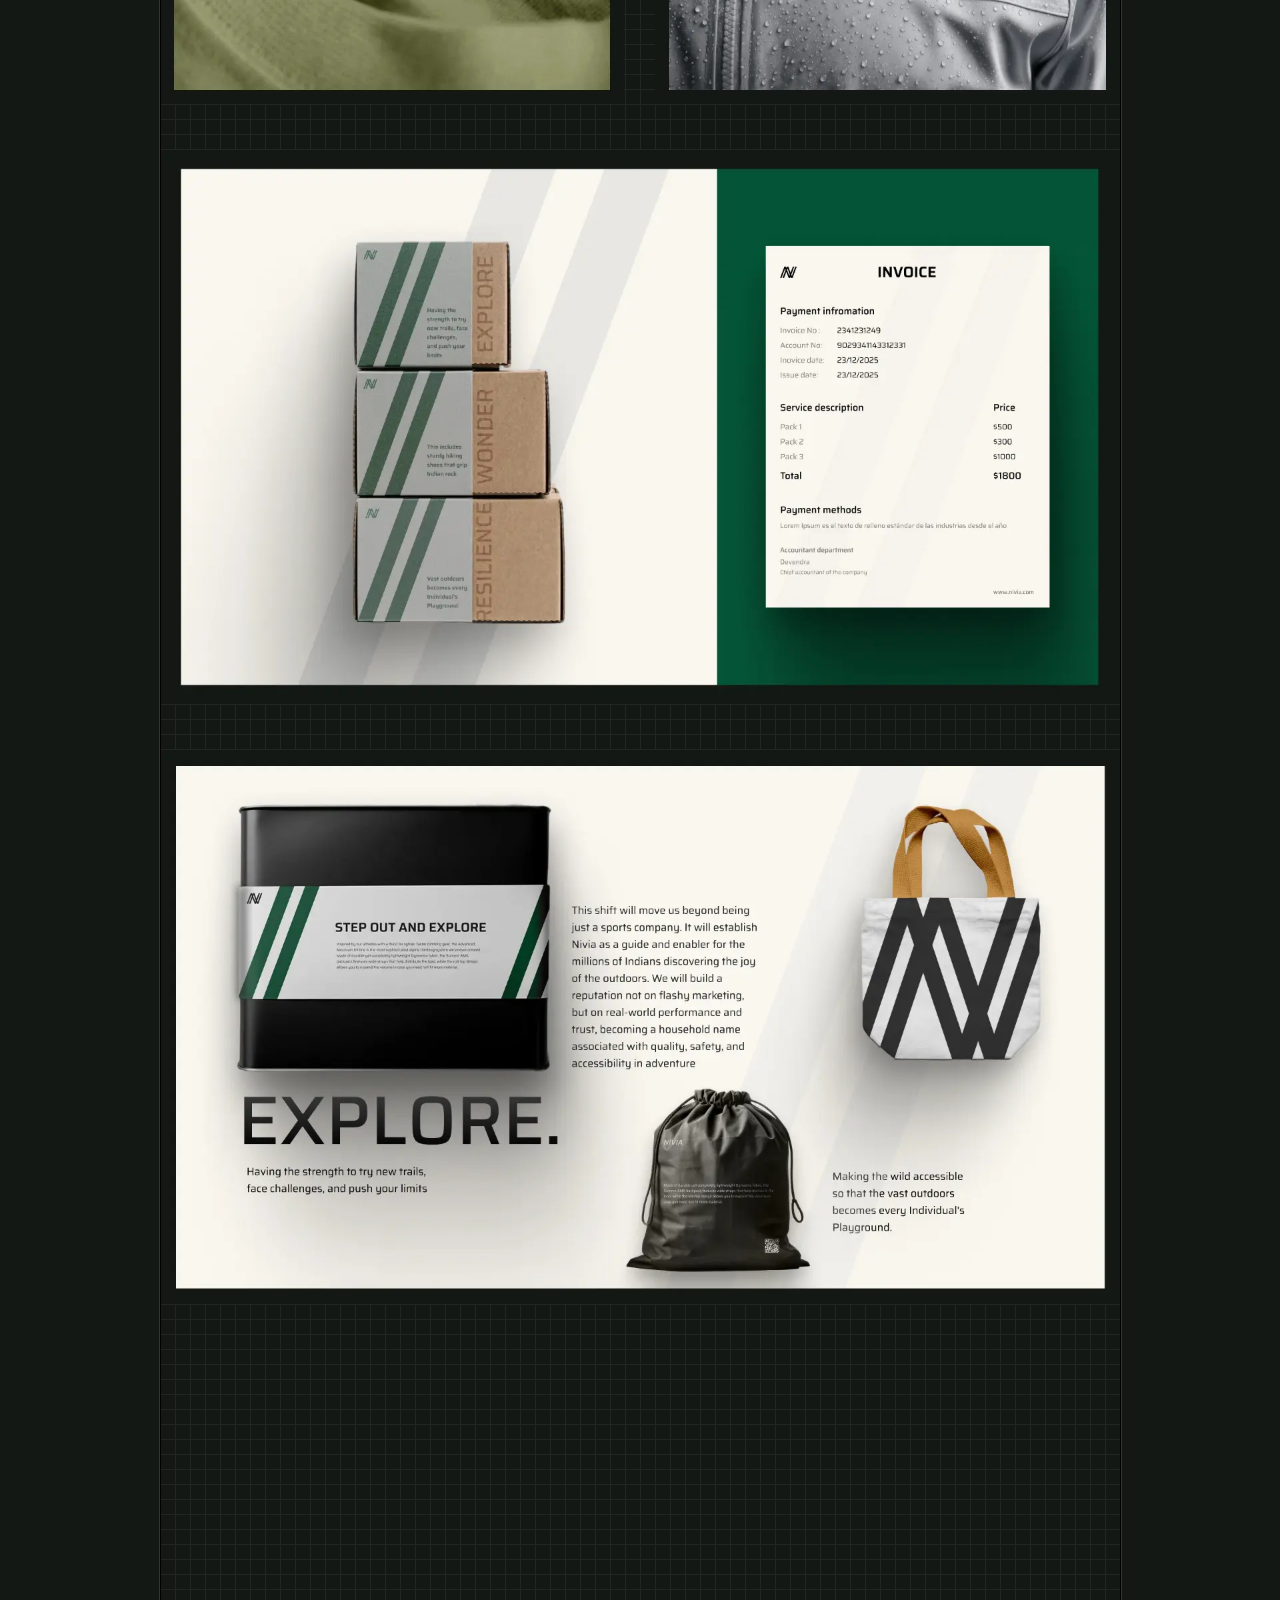
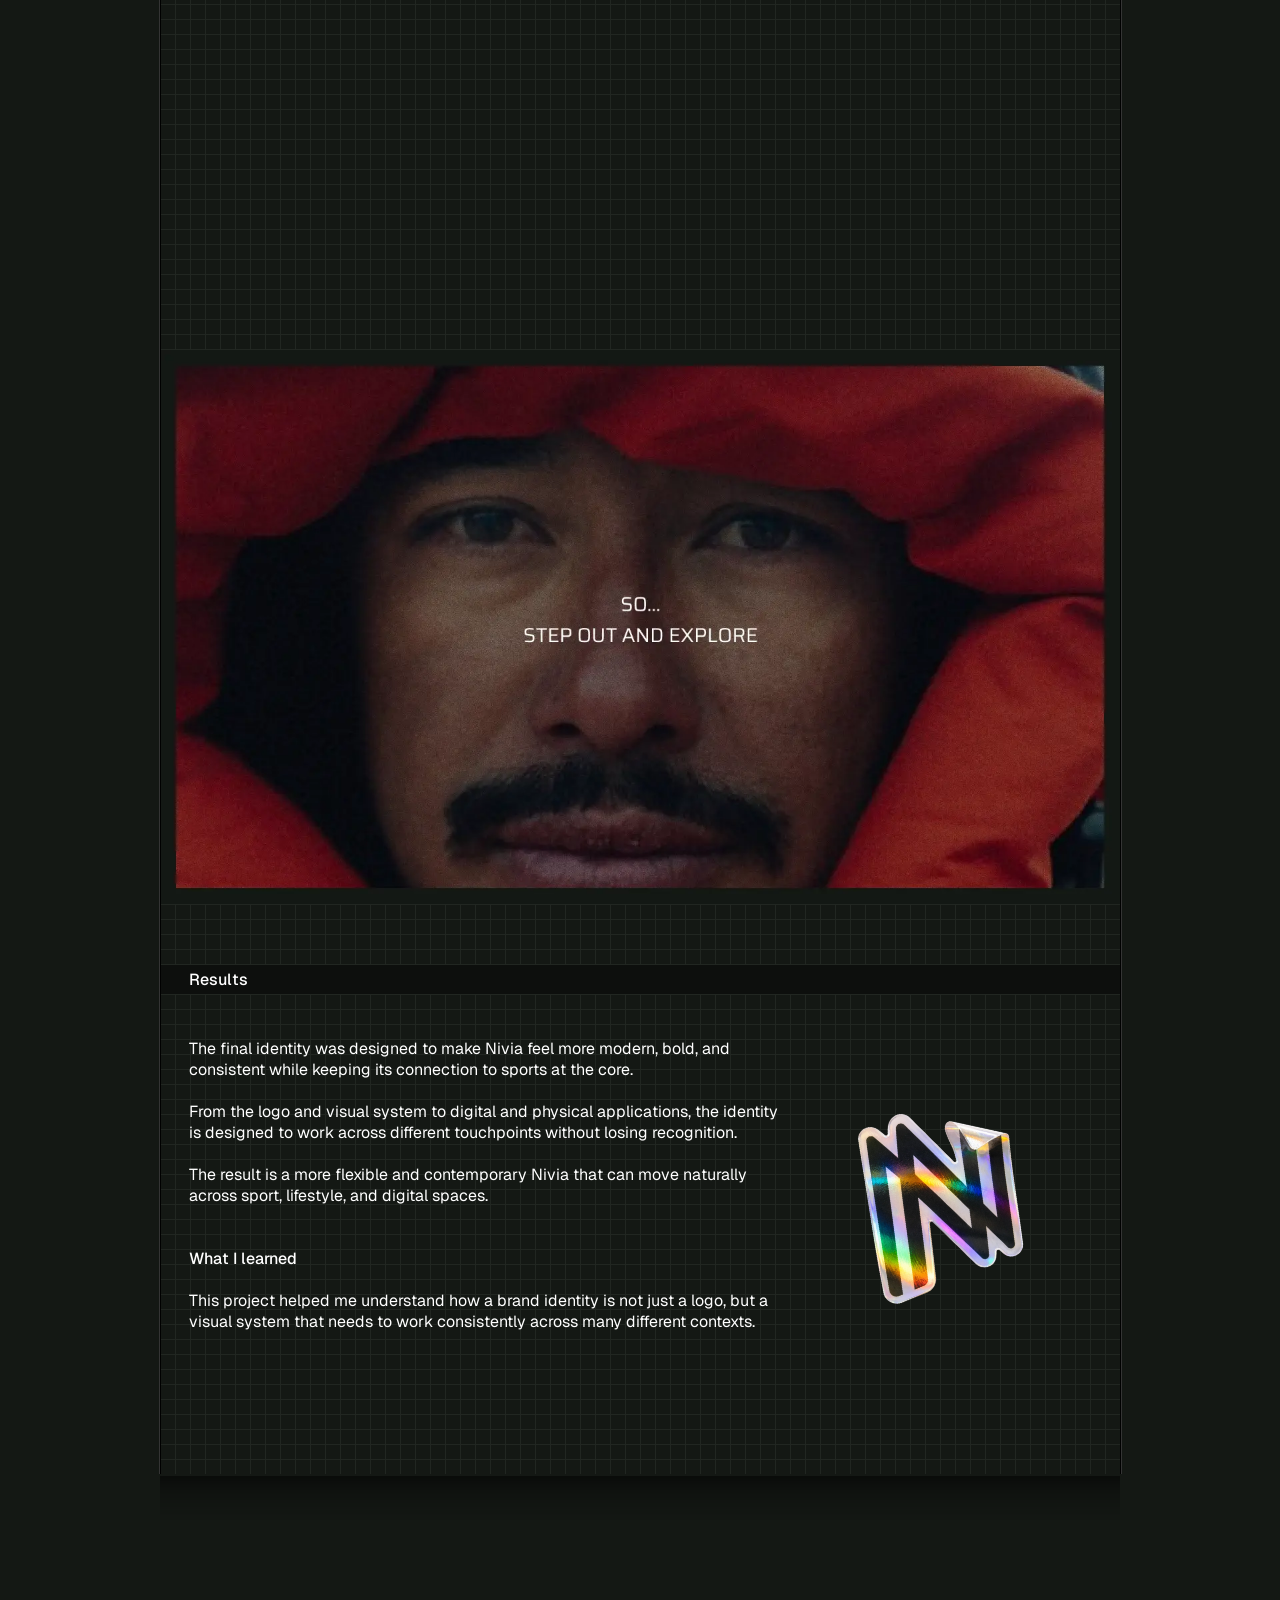
<file: projects/nivia/index.html>
<!doctype html>
<html lang="en">
<head>
<meta charset="utf-8">
<meta name="viewport" content="width=device-width, initial-scale=1">
<link rel="icon" href="../../assets/favicon.svg" type="image/svg+xml">
<meta property="og:type" content="website">
<meta property="og:title" content="NIVIA — Shivam">
<meta property="og:description" content="A brand identity for NIVIA Sports as it moves into hiking and the outdoors: symbol, colour, type, and the system carried across digital, apparel, packaging and print.">
<title>NIVIA — Shivam</title>
<meta name="description" content="A brand identity for NIVIA Sports as it moves into hiking and the outdoors: symbol, colour, type, and the system carried across digital, apparel, packaging and print.">
<link rel="preconnect" href="https://fonts.googleapis.com">
<link rel="preconnect" href="https://fonts.gstatic.com" crossorigin>
<link href="https://fonts.googleapis.com/css2?family=Delius+Swash+Caps&family=Geist:wght@300;400;500;600;700&family=Montserrat:wght@700&family=Saira:ital,wght@0,300;0,400;0,500;0,600;1,700&family=Newsreader:opsz,wght@6..72,300;6..72,400&display=swap" rel="stylesheet">

<link rel="stylesheet" href="../../assets/shell.css">
<link rel="stylesheet" href="../../assets/nivia.css">
</head>
<body>

<div class="page">
  <div class="gridrules" aria-hidden="true"></div>
  <div class="grid-h" aria-hidden="true"></div>
  <div class="grid-v" aria-hidden="true"></div>

  <header class="nav">
    <div class="col nav__in">
      <a class="nav__brand brandmark" id="navLogo" href="../../" aria-label="Shivam — home"></a>
      <a class="nav__work" href="../../work/">Work</a>
      <!-- Contact — Figma "contact btn 4" (4758:1517). It copies the address
           rather than handing the visitor off to a mail client: a mailto: on a
           machine with nothing registered opens nothing at all, and on one with
           Outlook registered opens the wrong thing. Three states share the pill
           and it morphs to whichever label is showing. -->
      <span class="cbtn-wrap nav__cta">
        <button class="cbtn" id="navCta" type="button"
                data-email="shivamnegi5128@gmail.com" data-mode="idle"
                aria-label="Copy email address shivamnegi5128@gmail.com">
          <span class="cbtn__cap" aria-hidden="true"></span>
          <span class="cbtn__shine" aria-hidden="true"></span>
          <span class="cbtn__slot cbtn__slot--idle">Contact</span>
          <span class="cbtn__slot cbtn__slot--hover">
            <svg class="cbtn__ico" viewBox="0 0 24 24" fill="none" stroke="currentColor" stroke-width="2" stroke-linecap="round" stroke-linejoin="round" aria-hidden="true"><path d="M8 8V5.2c0-1.12 0-1.68.218-2.108a2 2 0 0 1 .874-.874C9.52 2 10.08 2 11.2 2h7.6c1.12 0 1.68 0 2.108.218a2 2 0 0 1 .874.874C22 3.52 22 4.08 22 5.2v7.6c0 1.12 0 1.68-.218 2.108a2 2 0 0 1-.874.874C20.48 16 19.92 16 18.8 16H16"/><path d="M5.2 22h7.6c1.12 0 1.68 0 2.108-.218a2 2 0 0 0 .874-.874C16 20.48 16 19.92 16 18.8v-7.6c0-1.12 0-1.68-.218-2.108a2 2 0 0 0-.874-.874C14.48 8 13.92 8 12.8 8H5.2c-1.12 0-1.68 0-2.108.218a2 2 0 0 0-.874.874C2 9.52 2 10.08 2 11.2v7.6c0 1.12 0 1.68.218 2.108a2 2 0 0 0 .874.874C3.52 22 4.08 22 5.2 22Z"/></svg>
            <span>Email</span>
          </span>
          <span class="cbtn__slot cbtn__slot--copied">
            <svg class="cbtn__ico cbtn__tick" viewBox="0 0 24 24" fill="none" stroke="currentColor" stroke-width="2.4" stroke-linecap="round" stroke-linejoin="round" aria-hidden="true"><path d="M20 6 9 17l-5-5" pathLength="1" stroke-dasharray="1" stroke-dashoffset="1"/></svg>
            <span class="cbtn__said">Copied</span>
          </span>
          <span class="cbtn__light" aria-hidden="true"></span>
        </button>
        <span class="cbtn__halo" aria-hidden="true"></span>
        <span class="cbtn__halo" aria-hidden="true"></span>
      </span>
    </div>
  </header>

  

<main class="nv">

  <!-- The NIVIA mark, once, as the one path Figma draws it with. Everything
       that shows it — the colour chips, the lockups — points at this and takes
       its colour from CSS, so it is vector everywhere and never a picture. -->
  <svg width="0" height="0" style="position:absolute" aria-hidden="true"><symbol
    id="nvMark" viewBox="0 0 163.002 103.731"><path fill="currentColor" d="M61.126 10.917L65.4121 0H81.5254L101.872 51.832L122.221 0H138.306L109.915 72.3203L114.221 83.2871L146.916 0H163.002L122.28 103.731H106.161L101.872 92.8076L97.585 103.731H81.4766L61.126 51.8926L40.7764 103.731H24.6914L53.083 31.4043L48.7803 20.4424L16.085 103.731H0L40.7207 0H56.8408L61.126 10.917ZM69.1689 31.4053L89.5303 83.2725L93.8291 72.3193L73.4678 20.4521L69.1689 31.4053Z"/></symbol></svg>

  <!-- Figma › Nivia branding (4167:4118), 1440 × 14468. Section positions are
       the Figma y-values, reproduced as the gaps between sections so the whole
       rhythm is kept without pinning anything to an absolute offset.

       This is a brand board: most of its length is artwork — logo studies,
       colour, type specimens, mockups, packaging, posters. Those come across
       as the design's own section renders, which is the only way a board like
       this stays true to itself; the reading matter at the top and the tail is
       real text. -->

  <!-- y 158 · 720 × 76 -->
  <section class="col nv__lede">
    <h3>NIVIA Sports aims to expand its product range with a dedicated hiking
        and outdoor segment</h3>
  </section>

  <!-- y 265 · 960 × 393 -->
  <section class="col nv__slot nv__slot--main">
    <img data-slot="main" class="ph nv__reveal" style="--h:393px" src="../../assets/media/edede4b44e14.webp" alt="">
  </section>

  <!-- y 700 / 790 / 880 · three 960 × 74 bars, the label above the line -->
  <section class="col nv__bar nv__bar--first">
    <div><b>Mission</b><span>Making the wild accessible so that the vast outdoors becomes
      every individual's playground.</span></div>
  </section>
  <section class="col nv__bar">
    <div><b>Vision</b><span>To become the most trusted outdoor companion for every
      explorer.</span></div>
  </section>
  <section class="col nv__bar">
    <div><b>Values</b><span>Courage , Resilience , Belonging.</span></div>
  </section>

  <!-- y 985 · three 269 × 464 cards, 46 apart, inset 30 -->
  <!-- 269 × 464 on the brand green, the photograph 270 × 264 across the top
       and the two lines set 10px in at 296. The photograph is the flat part;
       the words are words. -->
  <section class="col nv__values">
    <article class="nv__value nv__reveal">
      <img data-slot="photo-1" class="ph nv__value-img" src="../../assets/media/a4213d425c8c.webp" alt="" loading="lazy" decoding="async">
      <div class="nv__value-copy"><p>Courage</p>
        <p>Having the strength to try new trails, face challenges, and push your limits.</p></div>
    </article>
    <article class="nv__value nv__reveal">
      <img data-slot="photo-2" class="ph nv__value-img" src="../../assets/media/0db5912f5a41.webp" alt="" loading="lazy" decoding="async">
      <div class="nv__value-copy"><p>Resilience</p>
        <p>Keep going even when it’s tough, learning from every fall or setback.</p></div>
    </article>
    <article class="nv__value nv__reveal">
      <img data-slot="photo-3" class="ph nv__value-img" src="../../assets/media/6a775fb65226.webp" alt="" loading="lazy" decoding="async">
      <div class="nv__value-copy"><p>Belonging</p>
        <p>Making everyone feel welcome, whether beginner or expert.</p></div>
    </article>
  </section>

  <!-- y 1570 -->
  <h2 class="col band" id="identity">Visual identity</h2>

  <!-- y 1645 → 5229 · the identity boards, each 960 × 644 -->
  <!-- the symbol's idea: two notes, and the mark standing in its own field of
       dashed construction lines. The field is the design's own vector, inlined
       rather than rasterised. -->
  <section class="col nv__board nv__idea">
    <div class="nv__idea-head">
      <p>The symbol combines two forms</p>
      <p class="nv__idea-claim">A rising edge and a<br>forward step.</p>
    </div>
    <svg class="nv__guides" viewBox="0 0 319.58 644.354" fill="none" aria-hidden="true"><g opacity=".24"><path d="M0.468227 644.177L241.706 0.177082" stroke="#fff" stroke-dasharray="5 5"/><path d="M8.46823 644.177L251.39 0.177119" stroke="#fff" stroke-dasharray="5 5"/><path d="M15.4682 644.177L257.468 0.17694" stroke="#fff" stroke-dasharray="5 5"/><path d="M24.4682 644.177L268.456 0.177143" stroke="#fff" stroke-dasharray="5 5"/><path d="M51.4682 644.177L294.468 0.176966" stroke="#fff" stroke-dasharray="5 5"/><path d="M68.2729 643.894L307.468 0.176885" stroke="#fff" stroke-dasharray="5 5"/><path d="M62.8901 642.817L301.468 0.176918" stroke="#fff" stroke-dasharray="5 5"/><path d="M263.468 644.177L23.6094 0.177111" stroke="#fff" stroke-dasharray="5 5"/><path d="M77.4682 644.177L319.112 0.177202" stroke="#fff" stroke-dasharray="5 5"/><path d="M278.468 644.177L38.6758 0.177151" stroke="#fff" stroke-dasharray="5 5"/><path d="M270.468 644.177L29.4682 0.176899" stroke="#fff" stroke-dasharray="5 5"/><path d="M253.468 644.177L14.4609 0.177112" stroke="#fff" stroke-dasharray="5 5"/></g><path fill="#fff" d="M137.144 304.752L140.373 313.36L143.601 304.752L143.6 304.75H152.211L152.21 304.752L166.201 342.058L180.192 304.75H188.801L170.505 353.538L173.734 362.147L195.258 304.75H203.868L178.039 373.627H169.429L166.201 365.017L162.972 373.627H154.363L140.373 336.319L126.382 373.627H117.773L136.067 324.84L132.839 316.231L111.316 373.627H102.707L128.535 304.752L128.534 304.75H137.145L137.144 304.752ZM144.677 324.84L158.667 362.147L161.895 353.538L147.906 316.231L144.677 324.84Z"/></svg>
    <p class="nv__idea-l">The upward diagonal expresses courage the willingness to step into the
       wild and the clean, open geometry represents clarity and freedom, the mindset of those who
       choose to go further.</p>
    <p class="nv__idea-r">The strong, grounded base reflects resilience the foundation every
       explorer needs. </p>
  </section>
  <!-- the twin slopes: the mark reduced to its two strokes, its dashed
       construction lines, the red rules that bracket it, and the ghosted pair
       running off both edges. All four are the design's own vectors, inlined;
       the four notes are sheared 18 degrees as Figma shears them. -->
  <section class="col nv__board nv__mark-board">
    <svg class="nv__mb-ghost nv__mb-ghost--l" viewBox="0 0 776.247 644" fill="none" aria-hidden="true"><path opacity=".05" fill="#035537" d="M134.999 644H0L404.998 0H539.997L134.999 644ZM371.249 644H236.25L641.248 0H776.247L371.249 644Z"/></svg>
    <svg class="nv__mb-ghost nv__mb-ghost--r" viewBox="0 0 776.247 644" fill="none" aria-hidden="true"><path opacity=".05" fill="#035537" d="M134.999 644H0L404.998 0H539.997L134.999 644ZM371.249 644H236.25L641.248 0H776.247L371.249 644Z"/></svg>
    <svg class="nv__mb-band" viewBox="0 0 960.004 193.004" fill="none" preserveAspectRatio="none" aria-hidden="true"><path d="M960.004 .5L0 .5" stroke="#E63719" stroke-dasharray="5 5"/><path d="M960.004 192.504L0 192.504" stroke="#E63719" stroke-dasharray="5 5"/></svg>
    <svg class="nv__mb-guides" viewBox="0 0 310.592 644.349" fill="none" preserveAspectRatio="none" aria-hidden="true"><path d="M0.467557 643.408L243.984 0.770202" stroke="#E63719" stroke-dasharray="5 5"/><path d="M70.2332 644.175L310.124 0.174529" stroke="#E63719" stroke-dasharray="5 5"/></svg>
    <svg class="nv__mb-slopes" viewBox="0 0 138.002 192.004" fill="none" aria-hidden="true"><path fill="#E63719" d="M24 192.004H0L72.001 0H96.002L24 192.004ZM66 192.004H42L114.001 0H138.002L66 192.004Z"/></svg>
    <p class="nv__mb-note nv__mb-note--a"><b>The two bold</b>, forward-leaning lines taken from the
       logo represents movement, direction, and momentum. They represent purpose. They represent
       action.</p>
    <p class="nv__mb-note nv__mb-note--b">As a visual system, these twin slopes become a flexible
       design element. They can stretch, stack, frame images, guide layouts, or act as subtle
       markers throughout the brand.</p>
    <p class="nv__mb-note nv__mb-note--c">They are inspired by the natural geometry of the
       outdoors: the incline of a trail, the rise of a mountain ridge, and the steady upward push
       of every step taken by an explorer.</p>
    <p class="nv__mb-note nv__mb-note--d">They remind the viewer of one simple truth: every
       journey begins with a step and every step leans forward. they reinforce one message:<br>
       keep moving forward.</p>
  </section>
  <!-- four 456 × 298 tiles at 16 / 488 and 16 / 330: the mark alone on two of
       them, the full lockup on the others. All vector, no picture. -->
  <section class="col nv__board nv__lockups">
    <div class="nv__tile nv__tile--ink"><svg class="nv__mark" viewBox="0 0 163.002 103.731" aria-hidden="true"><use href="#nvMark"/></svg></div>
    <div class="nv__tile nv__tile--paper"><svg class="nv__mark" viewBox="0 0 163.002 103.731" aria-hidden="true"><use href="#nvMark"/></svg></div>
    <div class="nv__tile nv__tile--paper">
      <span class="nv__lock"><svg class="nv__mark" viewBox="0 0 163.002 103.731" aria-hidden="true"><use href="#nvMark"/></svg><em>NIVIA</em></span>
    </div>
    <div class="nv__tile nv__tile--ink">
      <span class="nv__lock"><svg class="nv__mark" viewBox="0 0 163.002 103.731" aria-hidden="true"><use href="#nvMark"/></svg><em>NIVIA</em></span>
    </div>
  </section>
  <!-- the palette: four 456 × 298 chips, each carrying the mark and its own
       CMYK / RGB / HEX line. The colours are the design's own values. -->
  <section class="col nv__board nv__colour">
    <div class="nv__chip" style="--c:#035537;--g2:12px"><svg class="nv__mark" viewBox="0 0 163.002 103.731" aria-hidden="true"><use href="#nvMark"/></svg><ul><li><span>CMYK</span><span>96  0  35  67</span></li><li><span>RGB</span><span>3  85  55</span></li><li><span>HEX</span><span>#035537</span></li></ul></div>
    <div class="nv__chip" style="--c:#16181c;--g2:25px"><svg class="nv__mark" viewBox="0 0 163.002 103.731" aria-hidden="true"><use href="#nvMark"/></svg><ul><li><span>CMYK</span><span>21  14  0  89</span></li><li><span>RGB</span><span>22  24  28</span></li><li><span>HEX</span><span>#16181C</span></li></ul></div>
    <div class="nv__chip" style="--c:#e63719;--g2:25px"><svg class="nv__mark" viewBox="0 0 163.002 103.731" aria-hidden="true"><use href="#nvMark"/></svg><ul><li><span>CMYK</span><span>0  76  89  10</span></li><li><span>RGB</span><span>230  55 25</span></li><li><span>HEX</span><span>#E63719</span></li></ul></div>
    <div class="nv__chip nv__chip--dark" style="--c:#faf7f0;--g2:21px"><svg class="nv__mark" viewBox="0 0 163.002 103.731" aria-hidden="true"><use href="#nvMark"/></svg><ul><li><span>CMYK</span><span>0  1  4  2</span></li><li><span>RGB</span><span>250  247  240</span></li><li><span>HEX</span><span>#FAF7F0</span></li></ul></div>
  </section>
  <!-- the specimen: all of it type, set in Saira as the design specifies -->
  <section class="col nv__board nv__type">
    <div class="nv__type-meta"><p>Font used:</p><p><b>Saira</b></p></div>
    <p class="nv__type-aa">Aa</p>
    <p class="nv__type-num">123</p>
    <div class="nv__type-set">
      <p>A B C D E F G H I J K L M N O P Q R S T U V W X Y Z</p>
      <p class="nv__type-lc">a b c d e f g h i j k l m n o p q r s t u v w x y z</p>
      <p class="nv__dim">0 1 2 3 4 5 6 7 8 9 </p>
      <p class="nv__dim">~!@#$%^&amp;*()_+{}:”&lt;&gt;?][‘;/.,\|</p>
    </div>
  </section>

  <!-- y 5245 · 960 × 780 -->
  <!-- the type scale, and the same words set at each level of it -->
  <section class="col nv__board nv__hier">
    <p class="nv__hier-label">Heirarchy</p>
    <div class="nv__hier-scale">
      <div><p>H1</p><p>Saira Semibold</p><p>56px</p><p>Leading: 88</p></div>
      <div><p>H2</p><p>Saira Medium</p><p>32px</p><p>Leading: 50</p></div>
      <div><p>H3</p><p>Saira Medium</p><p>22px</p><p>Leading: 35</p></div>
      <div><p>P</p><p>Saira Regular</p><p>16px</p><p>Leading: 25</p></div>
    </div>
    <div class="nv__hier-set">
      <p class="nv__h1">Making the wild accessible so that the vast outdoors becomes every
         individual's playground.</p>
      <div class="nv__hier-rest">
        <p class="nv__h2">To become the most trusted outdoor companion for every explorer.</p>
        <div class="nv__hier-what">
          <p class="nv__h3">What this rebrand will achieve</p>
          <div class="nv__hier-cols">
            <div>
              <p>This shift will move us beyond being just a sports company. It will establish Nivia as a guide and enabler for the millions of Indians discovering the joy of the outdoors. We will build a reputation not on flashy marketing, but on real-world performance and trust, becoming a household name associated with quality, safety, and accessibility in adventure</p>
              <p>This shift will move us beyond being just a sports company. It will establish Nivia as a guide and enabler for the millions of Indians discovering the joy of the outdoors. We will build a reputation not on flashy marketing, but on real-world performance and trust, becoming a household name associated with quality, safety, and accessibility in adventure</p>
            </div>
            <div>
              <p>From Making Sports Gear to Creating Outdoor Gears:<br>
                 We will expand from football, badminton etc to a focused range of products
                 designed for specific environments. This includes sturdy hiking shoes that grip
                 Indian rock, versatile jackets for both mountain cold and monsoon hikes, and
                 reliable backpacks and sleeping bags built for long days on the trail. </p>
              <p>From Selling Products to Building Confidence: <br>
                 Every product will come with clear, honest guidance on its best use. We will
                 build a community where beginners can learn and experienced explorers can share
                 knowledge, ensuring everyone feels prepared and welcome.</p>
            </div>
          </div>
        </div>
      </div>
    </div>
  </section>

  <!-- y 6115 · 960 × 479 -->
  <section class="col nv__slot nv__slot--triptych">
    <img data-slot="triptych" class="ph nv__reveal" style="--h:479px" src="../../assets/media/16de8e84e683.webp" alt="" loading="lazy" decoding="async">
  </section>

  <!-- y 6685 / 7375 / 8005 · the digital applications, 958 wide and inset 1 -->
  <section class="col nv__slot nv__slot--stories">
    <img data-slot="stories" class="ph nv__reveal" style="--h:674px" src="../../assets/media/b98623039914.webp" alt="" loading="lazy" decoding="async">
  </section>
  <section class="col nv__slot nv__slot--social">
    <img data-slot="twitter" class="ph nv__reveal" style="--h:569px" src="../../assets/media/f66e1d5cffa6.webp" alt="" loading="lazy" decoding="async">
  </section>
  <section class="col nv__slot nv__slot--site">
    <img data-slot="site" class="ph nv__reveal" style="--h:614px" src="../../assets/media/94f3799c01f0.webp" alt="" loading="lazy" decoding="async">
  </section>

  <!-- y 8650 / 9160 / 9790 · 960 × 479 -->
  <section class="col nv__slot nv__slot--boarda">
    <img data-slot="board-a" class="ph nv__reveal" style="--h:479px" src="../../assets/media/b707ad4583b4.webp" alt="" loading="lazy" decoding="async">
  </section>
  <section class="col nv__slot nv__slot--boardb">
    <img data-slot="board-b" class="ph nv__reveal" style="--h:479px" src="../../assets/media/e9192aee5b06.webp" alt="" loading="lazy" decoding="async">
  </section>
  <section class="col nv__slot nv__slot--boardc">
    <img data-slot="board-c" class="ph nv__reveal" style="--h:479px" src="../../assets/media/3590ed3e7bdb.webp" alt="" loading="lazy" decoding="async">
  </section>

  <!-- y 10300 / 10825 · two pairs, 464 + 31 + 465 -->
  <section class="col nv__pair nv__pair--a">
    <img data-slot="pair-a1" class="ph nv__reveal" src="../../assets/media/ba87c0e1fa90.webp" alt="" loading="lazy" decoding="async">
    <img data-slot="pair-a2" class="ph nv__reveal" src="../../assets/media/1aa55bb2f9da.webp" alt="" loading="lazy" decoding="async">
  </section>
  <section class="col nv__pair nv__pair--b">
    <img data-slot="pair-b1" class="ph nv__reveal" src="../../assets/media/3b96f1d2e7d8.webp" alt="" loading="lazy" decoding="async">
    <img data-slot="pair-b2" class="ph nv__reveal" src="../../assets/media/8c6d464e642a.webp" alt="" loading="lazy" decoding="async">
  </section>

  <!-- y 11350 → 13704 · packaging and posters, 960 × 554 -->
  <section class="col nv__slot nv__pack nv__pack--first">
    <img data-slot="pack-1" class="ph nv__reveal" style="--h:554px" src="../../assets/media/35cec9698360.webp" alt="" loading="lazy" decoding="async">
  </section>
  <section class="col nv__slot nv__pack">
    <img data-slot="pack-2" class="ph nv__reveal" style="--h:554px" src="../../assets/media/2fe27875d810.webp" alt="" loading="lazy" decoding="async">
  </section>
  <section class="col nv__slot nv__pack">
    <img data-slot="pack-3" class="ph nv__reveal" style="--h:554px" src="../../assets/media/ae73cf85ddf1.webp" alt="" loading="lazy" decoding="async">
  </section>
  <section class="col nv__slot nv__pack">
    <img data-slot="pack-4" class="ph nv__reveal" style="--h:554px" src="../../assets/media/30fb2ee5e6ca.webp" alt="" loading="lazy" decoding="async">
  </section>

  <!-- y 13765 -->
  <h2 class="col band nv__band--last">Results</h2>

  <!-- y 13838 · 601 × 294 -->
  <section class="col nv__close">
    <div>
      <p>The final identity was designed to make Nivia feel more modern, bold, and consistent
         while keeping its connection to sports at the core.</p>
      <p>From the logo and visual system to digital and physical applications, the identity is
         designed to work across different touchpoints without losing recognition.</p>
      <p>The result is a more flexible and contemporary Nivia that can move naturally across
         sport, lifestyle, and digital spaces.</p>
    </div>
    <div>
      <p><b>What I learned</b></p>
      <p>This project helped me understand how a brand identity is not just a logo, but a visual
         system that needs to work consistently across many different contexts.</p>
    </div>
    <!-- the die-cut sticker, floating clear of the text at 653.6 / 92.3 in a
         253.423 × 277.654 window, exactly as the design leaves it -->
    <img data-slot="sticker" class="ph nv__sticker" src="../../assets/media/5c59b5213500.webp" alt="" loading="lazy" decoding="async">
  </section>
</main>

</div>

<!-- the sheet's contact shadow, column-width, riding on its lower edge -->
<div class="page-shade" aria-hidden="true"></div>

<footer class="foot">
  <div class="gridrules gridrules--foot" aria-hidden="true"></div>
  <div class="foot__in">
      <a class="foot__brand brandmark" id="footLogo" href="../../" aria-label="Shivam — home"></a>
      <nav class="foot__links">
        <a href="https://x.com/shivnegi0" rel="me noopener" target="_blank">X:</a>
        <a href="https://www.linkedin.com/in/shivam-negi-373739171/" rel="me noopener" target="_blank">Linkedin:</a>
        <!-- copies rather than opening a mail client, same as the navbar's -->
        <button class="foot__copy" type="button" data-email="shivamnegi5128@gmail.com"
                aria-label="Copy email address shivamnegi5128@gmail.com"><span>Email:</span></button>
      </nav>
      <p class="foot__note"><b>note for you</b><span>Thank you human for the visit, <br>and If you are reading this <br>i think i did something right.</span></p>
      <button class="snd-btn" id="sndFooter" type="button" aria-pressed="false" aria-label="Mute sound effects">
        <!-- one icon, three groups. The speaker body never moves; the waves and
             the cross trade places, which is what lets each be scaled, faded
             and blurred on its own. Paths are the Figma ones, split at x=15. -->
        <svg class="snd-ico" viewBox="0 0 24 24" fill="none" aria-hidden="true">
          <g class="snd-body" fill="#D1CDB4"><path d="M13 22H11V20H9V18H11V6H9V4H11V2H13V22ZM9 18H7V16H9V18ZM7 10H5V14H7V16H3V8H7V10ZM9 8H7V6H9V8Z"/></g>
          <g class="snd-wave" fill="#D1CDB4"><path d="M19 18H15V16H19V18ZM21 16H19V8H21V16ZM17 14H15V10H17V14ZM19 8H15V6H19V8Z"/></g>
          <g class="snd-x" fill="#D1CDB4"><path d="M17.001 15.224H15.001V13.224H17V11.224H15.001V9.224H17.001L17 11.224H19V13.224H17L17.001 15.224ZM21 15.224H19V13.224H21V15.224ZM21 11.224H19V9.224H21V11.224Z"/></g>
        </svg>
      </button>
    <span class="snd-tip" id="sndTip">Mute sound effects</span>
  </div>
</footer>

<!-- the scroll room the reveal happens in: transparent, so the pinned footer
     shows through it as the content sheet above slides past -->
<div class="foot-space" id="contact" aria-hidden="true"></div>


<script src="../../assets/shell.js" defer></script>
</body>
</html>
</file>
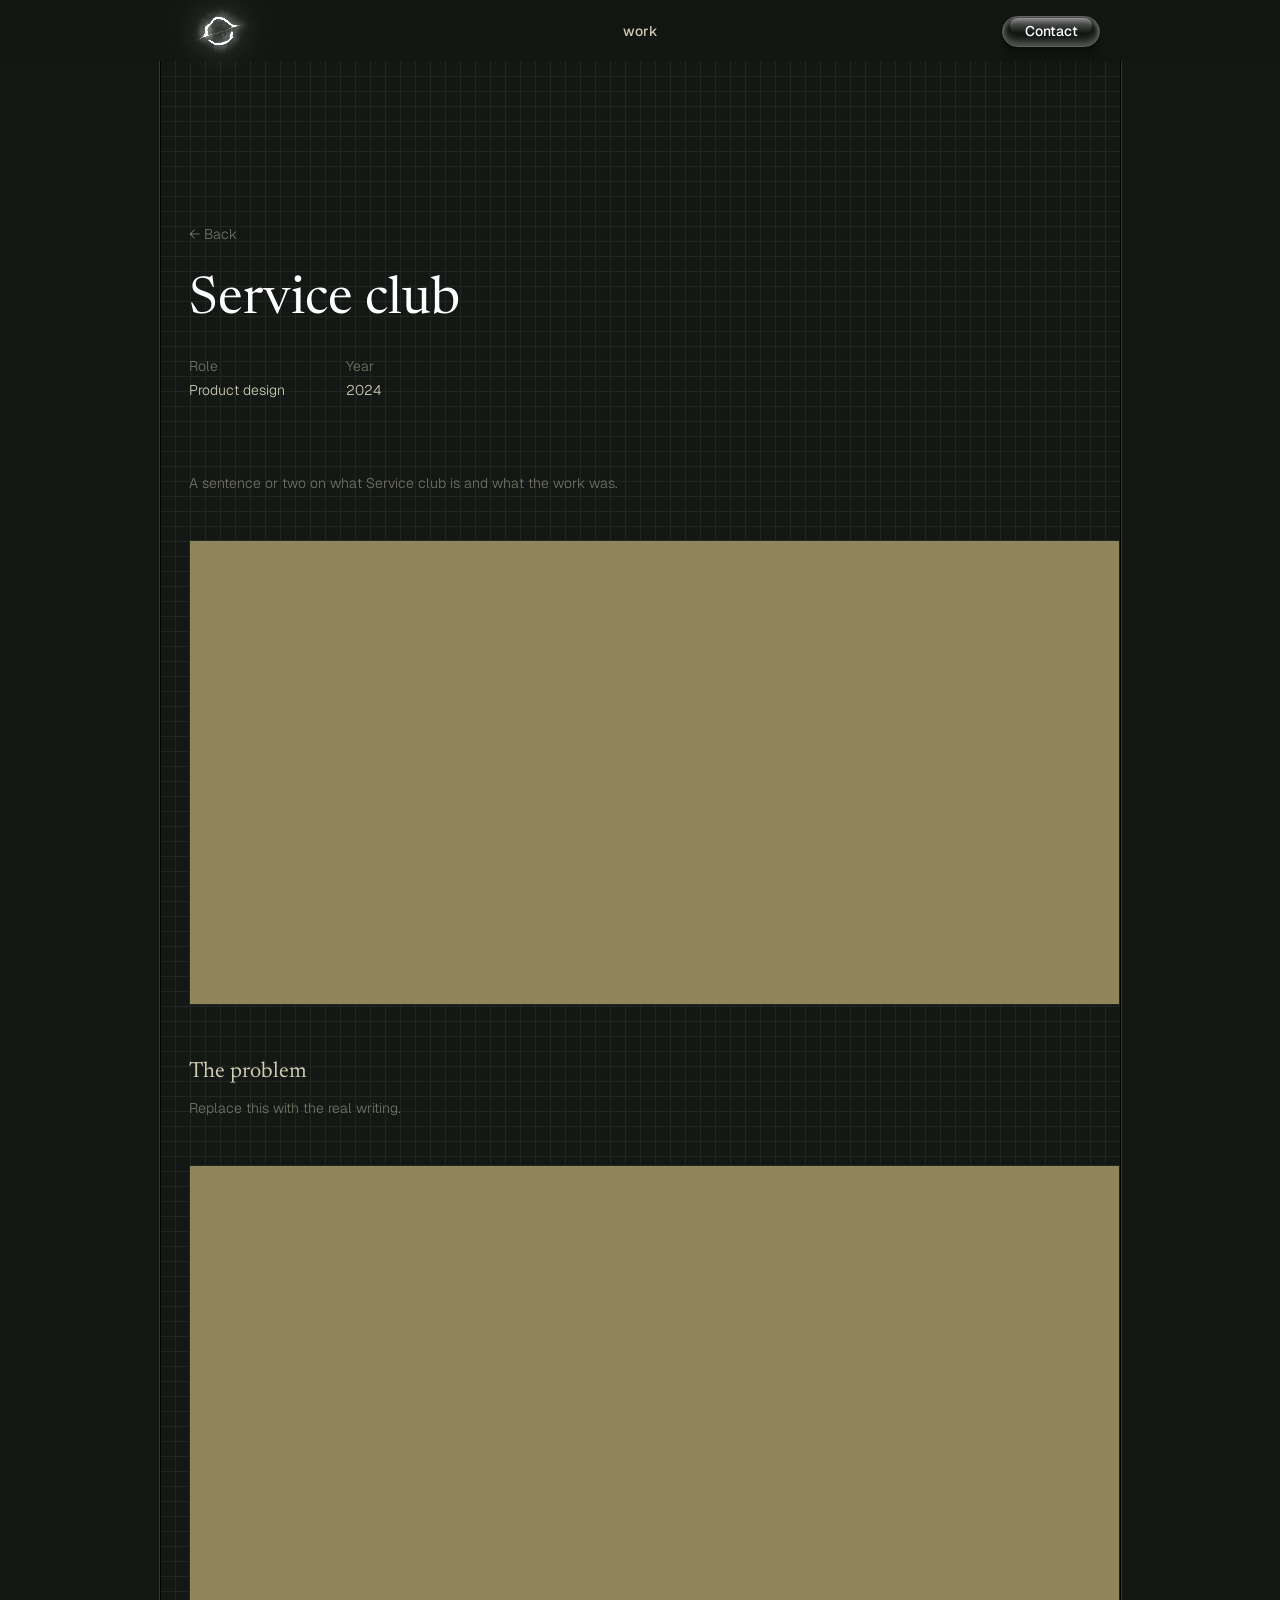
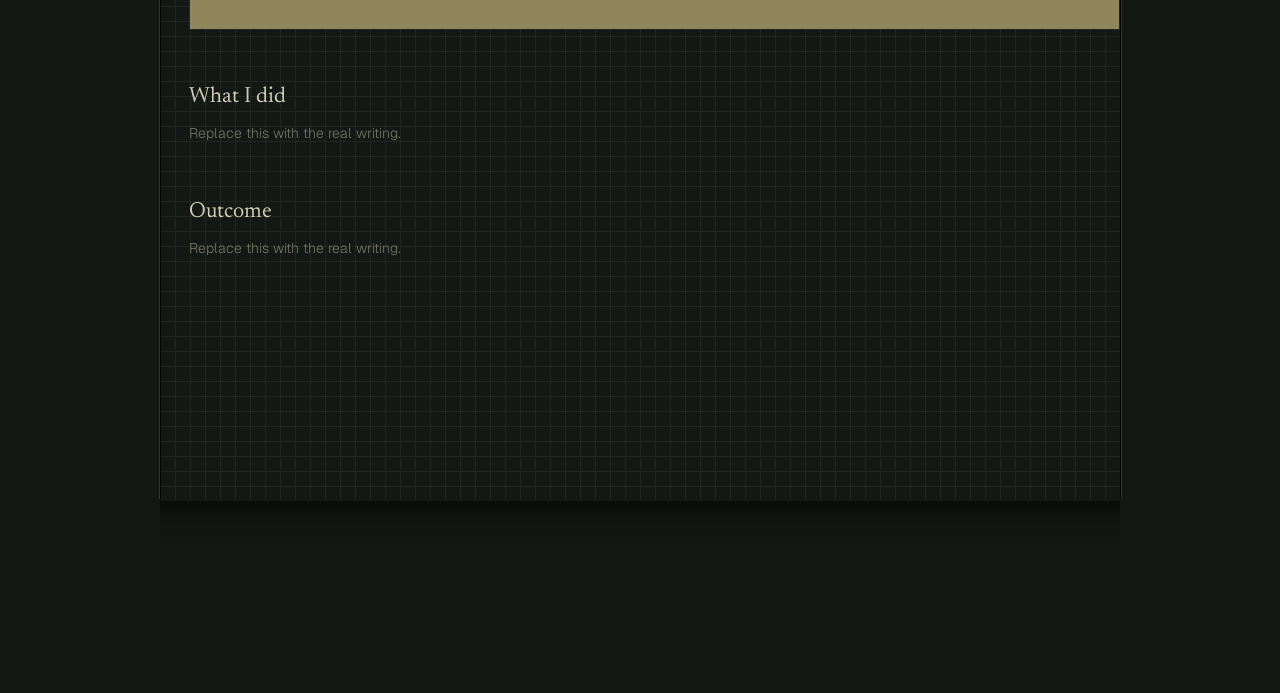
<file: projects/service-club/index.html>
<!doctype html>
<html lang="en">
<head>
<meta charset="utf-8">
<meta name="viewport" content="width=device-width, initial-scale=1">
<link rel="icon" href="../../assets/favicon.svg" type="image/svg+xml">
<meta property="og:type" content="website">
<meta property="og:title" content="Service club — Shivam">
<meta property="og:description" content="Product design case study.">
<title>Service club — Shivam</title>
<meta name="description" content="Product design case study.">
<link rel="preconnect" href="https://fonts.googleapis.com">
<link rel="preconnect" href="https://fonts.gstatic.com" crossorigin>
<link href="https://fonts.googleapis.com/css2?family=Delius+Swash+Caps&family=Geist:wght@300;400;500;600;700&family=Montserrat:wght@700&family=Saira:ital,wght@0,300;0,400;0,500;0,600;1,700&family=Newsreader:opsz,wght@6..72,300;6..72,400&display=swap" rel="stylesheet">

<link rel="stylesheet" href="../../assets/shell.css">
<link rel="stylesheet" href="../../assets/project.css">
</head>
<body>

<div class="page">
  <div class="gridrules" aria-hidden="true"></div>
  <div class="grid-h" aria-hidden="true"></div>
  <div class="grid-v" aria-hidden="true"></div>

  <header class="nav">
    <div class="col nav__in">
      <a class="nav__brand brandmark" id="navLogo" href="../../" aria-label="Shivam — home"></a>
      <a class="nav__work" href="../../work/">work</a>
      <!-- Contact — Figma "contact btn 4" (4758:1517). It copies the address
           rather than handing the visitor off to a mail client: a mailto: on a
           machine with nothing registered opens nothing at all, and on one with
           Outlook registered opens the wrong thing. Three states share the pill
           and it morphs to whichever label is showing. -->
      <span class="cbtn-wrap nav__cta">
        <button class="cbtn" id="navCta" type="button"
                data-email="shivamnegi5128@gmail.com" data-mode="idle"
                aria-label="Copy email address shivamnegi5128@gmail.com">
          <span class="cbtn__cap" aria-hidden="true"></span>
          <span class="cbtn__shine" aria-hidden="true"></span>
          <span class="cbtn__slot cbtn__slot--idle">Contact</span>
          <span class="cbtn__slot cbtn__slot--hover">
            <svg class="cbtn__ico" viewBox="0 0 24 24" fill="none" stroke="currentColor" stroke-width="2" stroke-linecap="round" stroke-linejoin="round" aria-hidden="true"><path d="M8 8V5.2c0-1.12 0-1.68.218-2.108a2 2 0 0 1 .874-.874C9.52 2 10.08 2 11.2 2h7.6c1.12 0 1.68 0 2.108.218a2 2 0 0 1 .874.874C22 3.52 22 4.08 22 5.2v7.6c0 1.12 0 1.68-.218 2.108a2 2 0 0 1-.874.874C20.48 16 19.92 16 18.8 16H16"/><path d="M5.2 22h7.6c1.12 0 1.68 0 2.108-.218a2 2 0 0 0 .874-.874C16 20.48 16 19.92 16 18.8v-7.6c0-1.12 0-1.68-.218-2.108a2 2 0 0 0-.874-.874C14.48 8 13.92 8 12.8 8H5.2c-1.12 0-1.68 0-2.108.218a2 2 0 0 0-.874.874C2 9.52 2 10.08 2 11.2v7.6c0 1.12 0 1.68.218 2.108a2 2 0 0 0 .874.874C3.52 22 4.08 22 5.2 22Z"/></svg>
            <span>Email</span>
          </span>
          <span class="cbtn__slot cbtn__slot--copied">
            <svg class="cbtn__ico cbtn__tick" viewBox="0 0 24 24" fill="none" stroke="currentColor" stroke-width="2.4" stroke-linecap="round" stroke-linejoin="round" aria-hidden="true"><path d="M20 6 9 17l-5-5" pathLength="1" stroke-dasharray="1" stroke-dashoffset="1"/></svg>
            <span class="cbtn__said">Copied</span>
          </span>
          <span class="cbtn__light" aria-hidden="true"></span>
        </button>
        <span class="cbtn__halo" aria-hidden="true"></span>
        <span class="cbtn__halo" aria-hidden="true"></span>
      </span>
    </div>
  </header>

  

<main>
  <!-- ======================================================================
       PROJECT PAGE TEMPLATE

       One of these is generated per entry in build.py's PAGES list, with
       Service club, Product design and 2024 filled in from that entry. To add a
       case study: add the entry, then replace the placeholder sections below
       with the real content — or point that entry at its own body file if the
       page needs a layout of its own.
       ====================================================================== -->

  <section class="col case__head">
    <a class="case__back" href="../../">← Back</a>
    <h1>Service club</h1>
    <dl class="case__meta">
      <div><dt>Role</dt><dd>Product design</dd></div>
      <div><dt>Year</dt><dd>2024</dd></div>
    </dl>
  </section>

  <section class="col case__body">
    <p class="case__lede">
      A sentence or two on what Service club is and what the work was.
    </p>

    <div class="case__block" aria-hidden="true"></div>

    <h2>The problem</h2>
    <p>Replace this with the real writing.</p>

    <div class="case__block" aria-hidden="true"></div>

    <h2>What I did</h2>
    <p>Replace this with the real writing.</p>

    <h2>Outcome</h2>
    <p>Replace this with the real writing.</p>
  </section>
</main>

</div>

<!-- the sheet's contact shadow, column-width, riding on its lower edge -->
<div class="page-shade" aria-hidden="true"></div>

<footer class="foot">
  <div class="gridrules gridrules--foot" aria-hidden="true"></div>
  <div class="foot__in">
      <a class="foot__brand brandmark" id="footLogo" href="../../" aria-label="Shivam — home"></a>
      <nav class="foot__links">
        <a href="https://x.com/shivnegi0" rel="me noopener" target="_blank">X:</a>
        <a href="https://www.linkedin.com/in/shivam-negi-373739171/" rel="me noopener" target="_blank">Linkedin:</a>
        <!-- copies rather than opening a mail client, same as the navbar's -->
        <button class="foot__copy" type="button" data-email="shivamnegi5128@gmail.com"
                aria-label="Copy email address shivamnegi5128@gmail.com"><span>Email:</span></button>
      </nav>
      <p class="foot__note"><b>note for you</b><span>Thank you human for the visit, <br>and If you are reading this <br>i think i did something right.</span></p>
      <button class="snd-btn" id="sndFooter" type="button" aria-pressed="false" aria-label="Mute sound effects">
        <!-- one icon, three groups. The speaker body never moves; the waves and
             the cross trade places, which is what lets each be scaled, faded
             and blurred on its own. Paths are the Figma ones, split at x=15. -->
        <svg class="snd-ico" viewBox="0 0 24 24" fill="none" aria-hidden="true">
          <g class="snd-body" fill="#D1CDB4"><path d="M13 22H11V20H9V18H11V6H9V4H11V2H13V22ZM9 18H7V16H9V18ZM7 10H5V14H7V16H3V8H7V10ZM9 8H7V6H9V8Z"/></g>
          <g class="snd-wave" fill="#D1CDB4"><path d="M19 18H15V16H19V18ZM21 16H19V8H21V16ZM17 14H15V10H17V14ZM19 8H15V6H19V8Z"/></g>
          <g class="snd-x" fill="#D1CDB4"><path d="M17.001 15.224H15.001V13.224H17V11.224H15.001V9.224H17.001L17 11.224H19V13.224H17L17.001 15.224ZM21 15.224H19V13.224H21V15.224ZM21 11.224H19V9.224H21V11.224Z"/></g>
        </svg>
      </button>
    <span class="snd-tip" id="sndTip">Mute sound effects</span>
  </div>
</footer>

<!-- the scroll room the reveal happens in: transparent, so the pinned footer
     shows through it as the content sheet above slides past -->
<div class="foot-space" id="contact" aria-hidden="true"></div>


<script src="../../assets/shell.js" defer></script>
</body>
</html>
</file>
<file: assets/shell.css>
:root{
  --bg:          #141814;
  --hairline:    #343434;
  --ink:         #d1cdb4;
  --ink-dim:     rgba(209,205,180,.5);
  --white-dim:   rgba(255,255,255,.5);
  --grid-line:   #212621;
  --rule-ink:    #000000;
  --rule-glow:   #343434;
  --grid-step:   15px;
  --col:         960px;
  --pad:         29px;
  --ticker-card: #90865b;
  --ticker-edge: #212621;
  --mark-w:      115px;
  --mark-inset:  .235;
  --font-display:"Exposure Trial VAR","Exposure Trial",Newsreader,"Times New Roman",Georgia,serif;
  --font-body:   Geist,"Geist Light",ui-sans-serif,system-ui,-apple-system,"Segoe UI",sans-serif;
  --ease-out:    cubic-bezier(.22,.85,.3,1);
  --cursor-hand: url("data:image/svg+xml,%3Csvg%20xmlns%3D%22http%3A%2F%2Fwww.w3.org%2F2000%2Fsvg%22%20width%3D%2224%22%20height%3D%2224%22%20viewBox%3D%220%200%2024%2024%22%20fill%3D%22none%22%3E%3Cpath%20d%3D%22M2%2014H6V16H2V14Z%22%20fill%3D%22white%22%2F%3E%3Cpath%20d%3D%22M4%2016H22V18H4V16Z%22%20fill%3D%22white%22%2F%3E%3Cpath%20d%3D%22M6%2018H22V20H6V18Z%22%20fill%3D%22white%22%2F%3E%3Cpath%20d%3D%22M8%2020H20V22H8V20Z%22%20fill%3D%22white%22%2F%3E%3Cpath%20d%3D%22M8%202H10V17H8V2Z%22%20fill%3D%22white%22%2F%3E%3Cpath%20d%3D%22M10%2014H22V16H10V14Z%22%20fill%3D%22white%22%2F%3E%3Cpath%20d%3D%22M12%208H22V14H12V8Z%22%20fill%3D%22white%22%2F%3E%3Cpath%20d%3D%22M16%208H18V12H16V8Z%22%20fill%3D%22white%22%2F%3E%3Cpath%20d%3D%22M20%2012H22V14H20V12Z%22%20fill%3D%22white%22%2F%3E%3Cpath%20d%3D%22M18%208H20V14H18V8Z%22%20fill%3D%22black%22%2F%3E%3Cpath%20d%3D%22M14%206H16V14H14V6Z%22%20fill%3D%22black%22%2F%3E%3Cpath%20d%3D%22M10%202H12V14H10V2Z%22%20fill%3D%22black%22%2F%3E%3Cpath%20d%3D%22M6%202H8V14H6V2Z%22%20fill%3D%22black%22%2F%3E%3Cpath%20d%3D%22M20%208H22V10H20V8Z%22%20fill%3D%22black%22%2F%3E%3Cpath%20d%3D%22M16%206H18V8H16V6Z%22%20fill%3D%22black%22%2F%3E%3Cpath%20d%3D%22M12%206H14V8H12V6Z%22%20fill%3D%22black%22%2F%3E%3Cpath%20d%3D%22M8%200H10V2H8V0Z%22%20fill%3D%22black%22%2F%3E%3Cpath%20d%3D%22M2%2012H6V14H2V12Z%22%20fill%3D%22black%22%2F%3E%3Cpath%20d%3D%22M0%2014H2V16H0V14Z%22%20fill%3D%22black%22%2F%3E%3Cpath%20d%3D%22M2%2016H4V18H2V16Z%22%20fill%3D%22black%22%2F%3E%3Cpath%20d%3D%22M4%2018H6V20H4V18Z%22%20fill%3D%22black%22%2F%3E%3Cpath%20d%3D%22M6%2020H8V22H6V20Z%22%20fill%3D%22black%22%2F%3E%3Cpath%20d%3D%22M8%2022H20V24H8V22Z%22%20fill%3D%22black%22%2F%3E%3Cpath%20d%3D%22M20%2020H22V22H20V20Z%22%20fill%3D%22black%22%2F%3E%3Cpath%20d%3D%22M22%2010H24V20H22V10Z%22%20fill%3D%22black%22%2F%3E%3Cpath%20d%3D%22M6%2014H8V16H6V14Z%22%20fill%3D%22black%22%2F%3E%3Cpath%20d%3D%22M12%2016H14V20H12V16Z%22%20fill%3D%22black%22%2F%3E%3Cpath%20d%3D%22M16%2016H18V20H16V16Z%22%20fill%3D%22black%22%2F%3E%3C%2Fsvg%3E") 8 2, pointer;
}
*{box-sizing:border-box}
html{background:var(--bg)}
body{
  margin:0; background:var(--bg); color:#fff;
  font-family:var(--font-body);
  -webkit-font-smoothing:antialiased;
  overflow-x:clip;
}
a,button,.pcard,.exp__card{cursor:var(--cursor-hand)}
.page{
  position:relative; width:100%; overflow-x:clip;
  z-index:1; background:var(--bg); padding-bottom:118px;
}
.page-shade{
  position:relative; z-index:2; height:0; pointer-events:none;
  width:var(--col); max-width:calc(100vw - 32px); margin:0 auto;
}
.page-shade::after{
  content:""; position:absolute; left:0; right:0; top:0; height:46px;
  background:linear-gradient(to bottom,
    rgba(0,0,0,0) 0 2px, rgba(0,0,0,.5) 2px, rgba(0,0,0,.22) 38%, rgba(0,0,0,0) 100%);
}
.col{width:var(--col);max-width:calc(100vw - 32px);margin:0 auto;position:relative}
.gridrules,.grid-h,.grid-v{position:absolute;pointer-events:none;z-index:0}
.gridrules{
  left:calc(50% - var(--col) / 2);
  width:var(--col);
  top:var(--grid-top,0px); bottom:0;
  z-index:50;
}
.gridrules::before,.gridrules::after{
  content:""; position:absolute; top:0; bottom:0; width:2px;
}
.gridrules::before{
  left:-1px;
  background:linear-gradient(to right,var(--rule-glow) 0 1px,var(--rule-ink) 1px 2px);
}
.gridrules::after{
  left:100%;
  background:linear-gradient(to right,var(--rule-ink) 0 1px,var(--rule-glow) 1px 2px);
}
.grid-h{
  left:calc(50% - var(--col) / 2); width:var(--col);
  top:calc(var(--grid-top,0px) + var(--grid-step));
  height:calc(var(--grid-h,0px) - var(--grid-step));
  background-image:repeating-linear-gradient(to bottom,
    var(--grid-line) 0 1px, transparent 1px var(--grid-step));
}
.grid-v{
  left:calc(50% - var(--col) / 2); width:var(--col);
  top:var(--grid-top,0px); height:var(--grid-h,0px);
  background-image:repeating-linear-gradient(to right,
    var(--grid-line) 0 1px, transparent 1px var(--grid-step));
}
.page > *:not(.gridrules):not(.grid-h):not(.grid-v):not(.nav){position:relative;z-index:1}
.nav{
  position:sticky; top:0; z-index:60;
  height:62px; width:100%; background:transparent;
}
.nav::before,.nav::after{content:"";position:absolute;inset:0;pointer-events:none}
.nav::before{
  z-index:0;
  backdrop-filter:blur(26.65px); -webkit-backdrop-filter:blur(26.65px);
  -webkit-mask-image:linear-gradient(to bottom,#000 0%,#000 48%,rgba(0,0,0,0) 100%);
          mask-image:linear-gradient(to bottom,#000 0%,#000 48%,rgba(0,0,0,0) 100%);
}
.nav::after{
  z-index:1;
  background:linear-gradient(to bottom,
    rgba(19,23,19,.482) 0%, rgba(19,23,19,0) 100%);
}
.nav__in{position:relative;z-index:2;height:100%;display:flex;align-items:center;justify-content:space-between}
.nav__cta{margin-right:20px}
.nav__work{
  position:absolute; left:50%; translate:-50% 0; top:50%;
  transform:translateY(-50%);
  font-family:var(--font-body); font-weight:500; font-size:14px;
  color:var(--ink); text-decoration:none; letter-spacing:0;
  transition:color 200ms var(--ease-out);
}
.nav__work:hover,.nav__work[aria-current="page"]{color:#fff}
.brandmark{
  position:relative; display:block;
  width:var(--mark-w); aspect-ratio:912 / 444;
  cursor:var(--cursor-hand);
}
.nav__brand{margin-left:calc(var(--pad) - var(--mark-w) * var(--mark-inset))}
.brandmark canvas{ display: block;
    width: 100%;
    height: 100%;
    filter: drop-shadow(0 0 4px  rgba(255,255,255,0.60))
            drop-shadow(0 0 14px rgba(255,255,255,0.45))
            drop-shadow(0 0 34px rgba(255,255,255,0.28));
    animation: motion-opacity-in 2s linear 200ms forwards;
    --motion-origin-opacity: 0; }
@keyframes motion-opacity-in {
    0%   { opacity: var(--motion-origin-opacity, 0); }
    100% { opacity: 1; }
  }
.cbtn-wrap{ position:relative; display:inline-grid; place-items:center }
.cbtn{
  --hair:max(1px, .0715em);
  --rest:0 3.143em .857em rgba(0,0,0,0), 0 2em .786em rgba(0,0,0,.03),
         0 1.143em .643em rgba(0,0,0,.1), 0 .5em .5em rgba(0,0,0,.17),
         0 .143em .286em rgba(0,0,0,.2);
  --over:0 3.143em .857em rgba(0,0,0,0), 0 2em .786em rgba(0,0,0,.06),
         0 1.143em .643em rgba(0,0,0,.16), 0 .5em .5em rgba(0,0,0,.24),
         0 .143em .286em rgba(0,0,0,.28);
  --push:0 .357em .357em rgba(0,0,0,.12), 0 .071em .143em rgba(0,0,0,.22);
  --in:cubic-bezier(.16,1,.3,1);
  --out-e:cubic-bezier(.4,0,1,1);
  --spring:cubic-bezier(.22,1,.28,1);
  position:relative; isolation:isolate;
  display:inline-flex; align-items:center; justify-content:center;
  height:2.2143em; min-width:7em; padding-inline:1.15em;
  border-radius:999em; border:var(--hair) solid #626262;
  background:#141814; overflow:hidden;
  font-family:var(--font-body); font-weight:500; font-size:14px;
  line-height:1; color:#fff; -webkit-tap-highlight-color:transparent;
  box-shadow:var(--rest); transform:translateY(0em); filter:blur(0em);
  transition:width 520ms var(--spring), transform 320ms var(--spring),
             box-shadow 320ms var(--spring), border-color 320ms ease,
             filter 180ms ease-out;
}
.cbtn:focus-visible{ outline:2px solid #cdd6c6; outline-offset:3px }
.cbtn[data-mode="hover"]:not([data-press]){
  border-color:#7d7d7d; box-shadow:var(--over);
}
.cbtn[data-mode="copied"]{ border-color:#8e968a }
.cbtn[data-press]{
  box-shadow:var(--push); transform:translateY(.0715em) scale(.965);
  transition-duration:110ms,110ms,110ms,320ms,180ms;
}
.cbtn[data-morph]{ filter:blur(.05em) }
.cbtn__cap{
  position:absolute; left:50%; top:var(--hair); translate:-50% 0; z-index:1;
  width:calc(100% - 1em); height:1.214em; border-radius:3em;
  pointer-events:none;
  background:linear-gradient(to bottom,#6C6C6C 0%,#141814 93.182%);
  filter:brightness(1); transition:filter 320ms ease;
}
.cbtn[data-mode="hover"] .cbtn__cap { filter:brightness(1.28) }
.cbtn[data-mode="copied"] .cbtn__cap{ filter:brightness(1.35) }
.cbtn[data-press] .cbtn__cap        { filter:brightness(.8) }
.cbtn__shine{
  position:absolute; left:0; top:-.257em; z-index:3;
  width:.214em; height:2.93em; background:#fff; opacity:0;
  rotate:16.23deg; filter:blur(.321em);
  pointer-events:none; will-change:transform;
}
.cbtn__slot{
  position:absolute; left:50%; top:50%; z-index:2;
  display:inline-flex; align-items:center; gap:.5em; white-space:nowrap;
  translate:-50% -50%;
  opacity:0; filter:blur(.55em); scale:.9; transform:translateY(.55em);
  transition:opacity 260ms var(--out-e), filter 260ms var(--out-e),
             scale 260ms var(--out-e), transform 260ms var(--out-e);
}
.cbtn[data-prev="idle"]   .cbtn__slot--idle,
.cbtn[data-prev="hover"]  .cbtn__slot--hover,
.cbtn[data-prev="copied"] .cbtn__slot--copied{
  scale:1.08; transform:translateY(-.55em);
}
.cbtn[data-mode="idle"]   .cbtn__slot--idle,
.cbtn[data-mode="hover"]  .cbtn__slot--hover,
.cbtn[data-mode="copied"] .cbtn__slot--copied{
  opacity:1; filter:blur(0em); scale:1; transform:translateY(0em);
  transition:opacity 420ms var(--in) 90ms, filter 420ms var(--in) 90ms,
             scale 420ms var(--in) 90ms, transform 420ms var(--in) 90ms;
}
.cbtn__ico{ display:block; width:1.143em; height:1.143em; flex:none }
.cbtn__light{
  position:absolute; inset:0; z-index:4; border-radius:inherit;
  pointer-events:none;
  box-shadow:inset 0 -.357em .429em rgba(255,255,255,.25),
             inset 0 .286em .286em rgba(255,255,255,.25);
}
.cbtn__halo{
  position:absolute; inset:0; border-radius:999em;
  border:1px solid rgba(255,255,255,.55); opacity:0; pointer-events:none;
}
@media (prefers-reduced-motion: reduce){
  .cbtn,.cbtn__cap,.cbtn__slot{ transition-duration:1ms !important }
  .cbtn__shine{ display:none }
}
.toast{
  position:fixed; right:30px; bottom:30px; z-index:200;
  display:inline-flex; align-items:center; gap:9px;
  max-width:min(420px, calc(100vw - 60px));
  padding:9px 15px 9px 13px;
  border-radius:999em; border:1px solid #626262; background:#141814;
  box-shadow:0 16px 9px rgba(0,0,0,.1), 0 7px 7px rgba(0,0,0,.17),
             0 2px 4px rgba(0,0,0,.2);
  font-family:var(--font-body); font-weight:300; font-size:14px; line-height:1;
  color:var(--ink-dim);
  opacity:0; translate:0 8px; pointer-events:none;
  transition:opacity 320ms var(--ease-out), translate 320ms var(--ease-out);
}
.toast[data-show]{
  opacity:1; translate:0 0;
  transition:opacity 260ms var(--ease-out), translate 260ms var(--ease-out);
}
.toast b{ font-weight:400; color:var(--ink) }
.toast svg{ width:15px; height:15px; display:block; flex:none; color:var(--ink) }
.toast span{ overflow:hidden; text-overflow:ellipsis; white-space:nowrap }
@media (prefers-reduced-motion: reduce){
  .toast,.toast[data-show]{ translate:0 0; transition-duration:1ms }
}
@media (max-width:560px){
  .toast{
    right:16px; bottom:16px; left:auto;
    max-width:calc(100vw - 32px);
    border-radius:14px; padding:10px 14px 10px 12px;
    align-items:flex-start;
  }
  .toast svg{ margin-top:1px }
  .toast span{ white-space:normal; line-height:1.35; overflow:visible }
}
.foot{
  position:fixed; left:0; bottom:0; width:100%; height:194px; z-index:0;
  background:var(--bg);
  overflow-x:clip;
}
.foot__in::before{
  content:""; position:absolute; left:0; right:0; top:0; height:2px;
  background:linear-gradient(to bottom,#000 0 1px,var(--hairline) 1px 2px);
}
.gridrules--foot{top:0;bottom:0;z-index:5}
.foot__in{
  position:relative; height:100%;
  width:var(--col); max-width:calc(100vw - 32px); margin:0 auto;
}
.foot-space{height:var(--foot-h,194px);pointer-events:none}
html[data-foot-reveal="off"] .foot{position:relative;bottom:auto;margin-top:118px}
html[data-foot-reveal="off"] .foot-space{display:none}
html[data-foot-reveal="off"] .page{padding-bottom:0}
.foot__brand{position:absolute;top:14px;left:calc(30px - var(--mark-w) * var(--mark-inset))}
.foot__links{
  position:absolute; left:30px; top:84px; width:63px;
  display:flex; flex-direction:column; gap:11px;
  font-family:var(--font-body); font-weight:300; font-size:14px;
}
.foot__links a,.foot__copy{color:var(--ink-dim);text-decoration:underline;text-underline-position:from-font}
.foot__links a:hover,.foot__copy:hover{color:var(--ink)}
.foot__copy{
  font:inherit; background:none; border:0; padding:0; margin:0;
  text-align:left; width:100%; display:block;
  -webkit-tap-highlight-color:transparent;
  transition:color 200ms var(--ease-out);
}
.foot__copy span{ display:inline-block; transition:opacity 160ms var(--ease-out) }
.foot__copy[data-said] span{ color:var(--ink) }
.foot__note{
  position:absolute; right:61px; top:calc(50% + 10px); translate:0 -50%;
  width:194px; text-align:right; display:flex; flex-direction:column; gap:6px;
}
.foot__note b{font-family:var(--font-display);font-weight:400;font-size:18px;color:var(--ink)}
.foot__note span{font-family:var(--font-body);font-weight:300;font-size:14px;color:var(--ink-dim)}
.snd-btn{
  position:absolute; right:61px; top:calc(50% - 44.5px); translate:0 -50%;
  width:41px; height:35px; border-radius:6px;
  background:var(--bg); border:1px solid #242424;
  display:grid; place-items:center; padding:0; color:var(--ink);
  box-shadow:0 44px 12px rgba(0,0,0,0),0 28px 11px rgba(0,0,0,.03),
             0 16px 9px rgba(0,0,0,.1),0 7px 7px rgba(0,0,0,.17),0 2px 4px rgba(0,0,0,.2);
  transition:border-color 200ms var(--ease-out),color 200ms var(--ease-out);
}
.snd-btn:hover{border-color:#3a3a3a}
.snd-btn{transition:border-color 200ms var(--ease-out),color 200ms var(--ease-out),
                    transform 220ms cubic-bezier(.34,1.4,.64,1)}
.snd-btn:active{transform:scale(.95);transition-duration:90ms}
.snd-btn svg{width:19px;height:19px;display:block}
.snd-ico{overflow:visible}
@keyframes snd-swap{
  0%  {filter:blur(0);      transform:scale(1)}
  14% {filter:blur(2.6px);  transform:scale(.70)}
  34% {filter:blur(.55px);  transform:scale(1.05)}
  100%{filter:blur(0);      transform:scale(1)}
}
.snd-btn.is-swap .snd-ico{
  animation:snd-swap 210ms cubic-bezier(.4,0,.2,1);
  transform-box:view-box; transform-origin:12px 12px;
}
.snd-wave,.snd-x{
  transform-box:view-box; transform-origin:18px 12px;
  transition:opacity 45ms linear 18ms,
             transform 200ms cubic-bezier(.34,1.45,.64,1);
}
.snd-wave{opacity:1;transform:none}
.snd-x   {opacity:0;transform:scale(.3) translateX(2px)}
[data-sound="off"] .snd-wave{opacity:0;transform:scale(.3) translateX(2px)}
[data-sound="off"] .snd-x   {opacity:1;transform:none}
@media (prefers-reduced-motion:reduce){
  .snd-btn,.snd-wave,.snd-x{transition-duration:1ms}
  .snd-btn.is-swap .snd-ico{animation:none}
  .snd-btn:active{transform:none}
}
.snd-tip{
  position:absolute; right:calc(61px + 20.5px); translate:50% -50%;
  top:calc(50% - 44.5px - 40.5px);
  white-space:nowrap; pointer-events:none;
  font-family:var(--font-body); font-weight:300; font-size:12px; color:var(--ink);
  background:#151915; border:1px solid #383838; border-radius:6px; padding:4px 8px;
  opacity:0;
  translate:50% calc(-50% + 6px);
  transition:opacity 260ms var(--ease-out) 60ms,
             translate 260ms var(--ease-out) 60ms;
}
.snd-btn:hover + .snd-tip,.snd-btn:focus-visible + .snd-tip{
  opacity:1; translate:50% -50%;
  transition:opacity 160ms cubic-bezier(.4,0,.2,1),
             translate 200ms cubic-bezier(.34,1.45,.64,1);
}
@media (prefers-reduced-motion:reduce){
  .snd-tip,.snd-btn:hover + .snd-tip,.snd-btn:focus-visible + .snd-tip{transition-duration:1ms}
}
@media (max-width:1000px){
  .foot{height:auto;padding:28px 0 36px}
  .foot__in{display:flex;flex-direction:column;gap:22px;padding-inline:8px;width:var(--col);max-width:calc(100vw - 32px)}
  .foot__brand,.foot__links,.foot__note,.snd-btn,.snd-tip{position:static;translate:none;width:auto;text-align:left}
  .snd-btn:hover + .snd-tip,.snd-btn:focus-visible + .snd-tip{translate:none}
  .foot__note{align-items:flex-start}
  .snd-btn{align-self:flex-start;width:41px;height:35px}
}
:root{ --cursor-soon: url("media/7832d3fa5af0.png") 6 6 }
.pcard.is-locked,
.pcard.is-locked *{ cursor:var(--cursor-soon), not-allowed }
.pcard{
  --lift:1;
  --spread:1;
  --spin:1;
  --depth:1;
  --tilt:0;
  --dur-in:400ms;
  --dur-out:400ms;
  --stagger:0;
  --ease-in:cubic-bezier(.22,1.02,.36,1);
  --ease-out:cubic-bezier(.22,1.02,.36,1);
  --ease-in:linear(0 0%, 0.0128 2%, 0.0469 4%, 0.0969 6%, 0.158 8%, 0.2262 10%, 0.2982 12%, 0.3716 15%, 0.4441 17%, 0.5143 19%, 0.5808 21%, 0.6429 23%, 0.7 25%, 0.7518 27%, 0.7983 29%, 0.8394 31%, 0.8754 33%, 0.9064 35%, 0.9329 38%, 0.9552 40%, 0.9736 42%, 0.9886 44%, 1.0006 46%, 1.0099 48%, 1.0169 50%, 1.022 52%, 1.0254 54%, 1.0274 56%, 1.0283 58%, 1.0283 60%, 1.0276 62%, 1.0264 65%, 1.0248 67%, 1.0229 69%, 1.0209 71%, 1.0189 73%, 1.0168 75%, 1.0148 77%, 1.0128 79%, 1.011 81%, 1.0093 83%, 1.0078 85%, 1.0064 88%, 1.0051 90%, 1.004 92%, 1.0031 94%, 1.0023 96%, 1.0016 98%, 1 100%);
  --ease-out:linear(0 0%, 0.0128 2%, 0.0469 4%, 0.0969 6%, 0.158 8%, 0.2262 10%, 0.2982 12%, 0.3716 15%, 0.4441 17%, 0.5143 19%, 0.5808 21%, 0.6429 23%, 0.7 25%, 0.7518 27%, 0.7983 29%, 0.8394 31%, 0.8754 33%, 0.9064 35%, 0.9329 38%, 0.9552 40%, 0.9736 42%, 0.9886 44%, 1.0006 46%, 1.0099 48%, 1.0169 50%, 1.022 52%, 1.0254 54%, 1.0274 56%, 1.0283 58%, 1.0283 60%, 1.0276 62%, 1.0264 65%, 1.0248 67%, 1.0229 69%, 1.0209 71%, 1.0189 73%, 1.0168 75%, 1.0148 77%, 1.0128 79%, 1.011 81%, 1.0093 83%, 1.0078 85%, 1.0064 88%, 1.0051 90%, 1.004 92%, 1.0031 94%, 1.0023 96%, 1.0016 98%, 1 100%);
  --persp:900px;
  --k:2.414;
  --rx:0deg; --ry:0deg;
  position:relative; display:block;
  width:calc(174px * var(--k)); height:calc(188px * var(--k));
  margin-inline:auto; text-decoration:none; color:inherit;
  -webkit-tap-highlight-color:transparent;
}
.pcard__inner{
  position:absolute; left:0; top:0; width:174px; height:188px; transform-origin:0 0;
  transform:scale(var(--k)) perspective(1400px) rotateX(var(--rx)) rotateY(var(--ry));
  transition:transform var(--dur-out) var(--ease-out);
}
.pcard__pocket{
  position:absolute; left:-3px; top:0; width:181px; height:186px;
  border-radius:27px;
  overflow:hidden;
  -webkit-mask-image:radial-gradient(#fff,#fff);
          mask-image:radial-gradient(#fff,#fff);
  z-index:1;
  transform:translateZ(0);
}
.pcard__stage{ position:absolute; left:3px; top:0; width:174px; height:188px; }
.pl{
  position:absolute; margin:0; display:flex; align-items:center; justify-content:center;
  transform:
    perspective(var(--persp))
    translate3d(calc(var(--x,0px) * var(--spread)),
                calc(var(--y,0px) * var(--lift)),
                calc(var(--z,0px) * var(--depth)));
  transition:transform var(--dur-out) var(--ease-out) calc(var(--out-delay,0ms) * var(--stagger));
}
.pl__r{ flex:none; position:relative;
  transform:rotate(calc(var(--rot,0deg) + var(--dr,0deg) * var(--spin)));
  transition:transform var(--dur-out) var(--ease-out) calc(var(--out-delay,0ms) * var(--stagger)); }
.pl img{ display:block; width:100%; height:100%; object-fit:cover; }
.crop{ position:absolute; inset:0; overflow:hidden; pointer-events:none; }
.crop img{ position:absolute; max-width:none; }
.pcard:is(:hover,:focus-visible) .pl{
  --x:var(--hx,0px); --y:var(--hy,0px); --z:var(--hz,0px);
  transition-duration:var(--dur-in); transition-timing-function:var(--ease-in);
  transition-delay:calc(var(--in-delay,0ms) * var(--stagger));
}
.pcard:is(:hover,:focus-visible) .pl__r{
  --dr:var(--hdr,0deg);
  transition-duration:var(--dur-in); transition-timing-function:var(--ease-in);
  transition-delay:calc(var(--in-delay,0ms) * var(--stagger));
}
.pl--art{ left:-3px; top:0; width:181px; height:186px; z-index:1; }
.pl--art .pl__r{ width:181px; height:186px; border-radius:27px; overflow:hidden; }
.pl--art .crop{ border-radius:27px; }
.pl--deck-a{ left:47.46px; top:19.33px; width:80.085px; height:93.332px; z-index:2;
  --rot:6.36deg;
  --hx:-31.62px; --hy:-8.72px; --hz:2px; --hdr:-38.32deg;
  --in-delay:120ms; --out-delay:0ms; }
.pl--deck-a .pl__r{ width:71px; height:86px; border-radius:7px; }
.pl--mid{ left:51.52px; top:25.3px; width:70.964px; height:103.409px; z-index:3;
  --rot:5.41deg;
  --hx:-24.69px; --hy:-10.78px; --hz:4px; --hdr:-38.32deg;
  --in-delay:95ms; --out-delay:20ms; }
.pl--mid .pl__r{ width:62px; height:98px; border-radius:6px; overflow:hidden; }
.pl--deck-b{ left:43.23px; top:17.23px; width:89.477px; height:101.208px; z-index:4;
  --rot:-13.51deg;
  --hx:29.92px; --hy:-5.29px; --hz:7px; --hdr:44.10deg;
  --in-delay:70ms; --out-delay:40ms; }
.pl--deck-b .pl__r{ width:71.12px; height:87.001px; border-radius:7px;
  box-shadow:64px 54px 24px rgba(0,0,0,.01),41px 35px 21px rgba(0,0,0,.06),
             23px 20px 18px rgba(0,0,0,.22),10px 9px 13px rgba(0,0,0,.37),
             3px 2px 7px rgba(0,0,0,.43); }
.c-hh .pl--deck-b .pl__r{ border-radius:12px; }
.deck{ width:100%; height:100%; border:1px solid #141414; border-radius:inherit;
  background-image:linear-gradient(180deg,#323232 0%,#3f3f3f 24.96%,#343434 70.235%,#323232 100%); }
.pl--dev{ z-index:5;
  --hx:13.69px; --hy:-7.48px; --hz:10px; --hdr:44.10deg;
  --in-delay:40ms; --out-delay:62ms; }
.pl--ov{ z-index:6;
  --hx:0px; --hy:-29px; --hz:16px; --hdr:15.07deg;
  --in-delay:0ms; --out-delay:85ms; }
.c-hh  .pl--art  img{ left:-.05%; top:-39.38%; width:100.1%;  height:139.38%; }
.c-hh  .pl--dev { left:51.19px; top:24.34px; width:84.39px;  height:129.26px; --rot:-13.68deg; }
.c-hh  .pl--dev  .pl__r{ width:57.905px; height:118.94px; }
.c-hh  .pl--ov  { left:48.99px; top:50px;    width:77.351px; height:81px; }
.c-hh  .pl--ov   .pl__r{ width:77.351px; height:81px; }
.c-hh  .pl--ov   img{ left:-.02%; top:-6.76%; width:100.04%; height:119.37%; }
.c-fair .pl--art img{ left:0; top:-36.53%; width:100%; height:173.06%; }
.c-fair .pl--dev { left:52px; top:24px; width:83.118px; height:127.179px; --rot:-13.72deg; }
.c-fair .pl--dev  .pl__r{ width:57px; height:117px; }
.c-fair .pl--ov  { left:47px; top:56px; width:80px; height:64px; }
.c-fair .pl--ov   .pl__r{ width:80px; height:64px; }
.c-fair .pl--ov   img{ left:-.02%; top:-24.41%; width:100.04%; height:157.48%; }
.c-svc  .pl--dev { left:50px; top:25px; width:76.835px; height:86.522px; --rot:-13.01deg; }
.c-svc  .pl--dev  .pl__r{ width:61.63px; height:74.559px; border-radius:6px; }
.c-svc  .pl--dev  .crop{ border-radius:6px; }
.c-svc  .pl--dev  img{ left:-13.02%; top:0; width:120.63%; height:100%; }
.c-svc  .pl--ov  { left:52px; top:67px; width:70px; height:87px; }
.c-svc  .pl--ov   .pl__r{ width:70px; height:87px; }
.c-irc  .pl--dev { left:45px; top:21.78px; width:86.389px; height:105.014px; --rot:-13.64deg; }
.c-irc  .pl--dev  .pl__r{ width:66.59px; height:91.9px; }
.c-irc  .pl--dev  img{ left:-69.17%; top:-28.49%; width:240.4%; height:128.49%; }
.c-irc  .pl--ov  { left:52px; top:53px; width:70px; height:83px; }
.c-irc  .pl--ov   .pl__r{ width:70px; height:83px; }
.c-irc  .pl--ov   img{ left:0; top:-1.5%; width:100%; height:106.02%; }
.pcard__panel{
  position:absolute; left:0; top:80px; width:174px; height:105px; z-index:7;
}
.pcard__panel svg{
  position:absolute; left:-51px; top:-18.9px; width:276px; height:342.9px; display:block;
  transform:translateY(0);
  transition:transform var(--dur-out) var(--ease-out);
  pointer-events:none;
}
.pcard:is(:hover,:focus-visible) .pcard__panel svg{
  transform:translateY(14px);
  transition-duration:var(--dur-in); transition-timing-function:var(--ease-in);
}
.pnl-f{ d:path("M51 35.9C51 26.5112 58.6112 18.9 68 18.9H89.3295C95.9151 18.9 102.359 20.8125 107.878 24.4053L113.974 28.3734C116.734 30.1698 119.956 31.126 123.248 31.126H208C217.389 31.126 225 38.7372 225 48.126V106.9C225 116.289 217.389 123.9 208 123.9H68C58.6112 123.9 51 116.289 51 106.9L51 35.9Z"); transition:d var(--dur-out) var(--ease-out); }
.pnl-s{ d:path("M89.3291 16.9C96.3019 16.9 103.125 18.9252 108.969 22.7291L115.065 26.6969C117.5 28.2818 120.343 29.1255 123.248 29.1256H208C218.493 29.1256 227 37.6324 227 48.1256V106.9C227 117.393 218.493 125.9 208 125.9H68C57.5066 125.9 49 117.393 49 106.9V35.9C49 25.4066 57.5066 16.9 68 16.9H89.3291Z"); transition:d var(--dur-out) var(--ease-out); }
.pcard:is(:hover,:focus-visible) .pnl-f{ d:path("M51 35.9C51 26.5112 58.6112 18.9 68 18.9H90.4916C96.3452 18.9 102.1 20.4112 107.198 23.2874L114.314 27.3022C116.863 28.7403 119.74 29.4959 122.667 29.4959H208C217.389 29.4959 225 37.107 225 46.4959V92.9C225 102.289 217.389 109.9 208 109.9H68C58.6112 109.9 51 102.289 51 92.9L51 35.9Z");
  transition-duration:var(--dur-in); transition-timing-function:var(--ease-in); }
.pcard:is(:hover,:focus-visible) .pnl-s{ d:path("M90.4912 16.9C96.6891 16.9 102.783 18.5002 108.181 21.5455L115.297 25.5602C117.546 26.829 120.085 27.4957 122.667 27.4957H208C218.493 27.4957 227 36.0024 227 46.4957V92.9C227 103.393 218.493 111.9 208 111.9H68C57.5066 111.9 49 103.393 49 92.9V35.9C49 25.4066 57.5066 16.9 68 16.9H90.4912Z");
  transition-duration:var(--dur-in); transition-timing-function:var(--ease-in); }
.pcard__meta{ position:absolute; left:12px; top:132px; z-index:8;
  display:flex; flex-direction:column; gap:2px; white-space:nowrap; }
.c-irc .pcard__meta{ top:130px; }
.pcard__title{ margin:0; font-size:18px; font-weight:500; line-height:normal; color:#fff; }
.pcard__sub{ margin:0; font-size:14px; font-weight:400; line-height:normal; color:rgba(255,255,255,.5); }
.pcard__arrow{
  position:absolute; left:128px; top:102px; width:36px; height:36px; z-index:9;
  border-radius:52px; padding:2.5px;
  background:linear-gradient(180deg,
      #3c3c3c 0%, #3c3c3c 37%, #343434 50%, #232323 85%, #1e1e1e 100%);
  box-shadow:0 0 0 1px #121212, 0 32px 9px rgba(0,0,0,.01), 0 21px 8px rgba(0,0,0,.09),
             0 12px 7px rgba(0,0,0,.32), 0 5px 5px rgba(0,0,0,.54), 0 1px 3px rgba(0,0,0,.62);
  transform:translateY(0);
  transition:transform var(--dur-out) var(--ease-out);
}
.pcard:is(:hover,:focus-visible) .pcard__arrow{
  transform:translateY(12px);
  transition-duration:var(--dur-in); transition-timing-function:var(--ease-in);
}
.pcard__arrowin{
  width:100%; height:100%; border-radius:inherit; background:#131313;
  overflow:hidden; display:grid; place-items:center;
}
.pcard__arrowin img{
  grid-area:1/1; width:28px; height:28px; display:block;
  transition:transform var(--arrow-out,320ms) cubic-bezier(.4,0,.2,1);
}
.pcard__arrowin img:nth-child(1){ transform:translate3d(0,0,0); }
.pcard__arrowin img:nth-child(2){ transform:translate3d(-19px,20px,0); }
.pcard:is(:hover,:focus-visible) .pcard__arrowin img{
  transition-duration:var(--arrow-in,340ms);
  transition-timing-function:cubic-bezier(.2,.7,.2,1);
}
.pcard:is(:hover,:focus-visible) .pcard__arrowin img:nth-child(1){ transform:translate3d(19px,-20px,0); }
.pcard:is(:hover,:focus-visible) .pcard__arrowin img:nth-child(2){ transform:translate3d(0,0,0); }
.pcard:focus-visible{ outline:none }
.pcard:focus-visible .pcard__arrow{ background:#fff }
@media (max-width:960px){ }
@media (max-width:900px){ .pcard{--k:2.0} }
@media (max-width:520px){ .pcard{--k:1.75} }
@media (prefers-reduced-motion:reduce){
  .pcard{--lift:0;--spread:0;--spin:0;--depth:0;--tilt:0;--dur-in:1ms;--dur-out:1ms}
  .pcard__arrow img{ transition-duration:1ms }
}
</file>
<file: assets/work.css>
.wk__grid{ margin-top:82px; padding-left:29px }
.wk__row{ display:flex; gap:72px; flex-wrap:wrap }
.wk__row + .wk__row{ margin-top:52px }
.wk .pcard{ --k:1; margin-inline:0; flex:0 0 auto }
.c-nv .pl--art img, .c-tg .pl--art img,
.c-pc .pl--art img, .c-gb .pl--art img{ left:0; top:0; width:100%; height:100% }
.c-nv .pl--dev{ left:51.82px; top:24.47px; width:71.381px; height:103.647px;
  --rot:5.67deg; z-index:3;
  --hx:-24.69px; --hy:-10.78px; --hz:4px; --hdr:-38.32deg;
  --in-delay:95ms; --out-delay:20ms; }
.c-nv .pl--dev .pl__r{ width:62px; height:98px; border-radius:6px; overflow:hidden }
.c-nv .pl--ov { left:53px; top:49px; width:68px; height:75px }
.c-nv .pl--ov .pl__r{ width:68px; height:75px }
.c-nv .pl--ov  img{ left:.17%; top:-2.91%; width:99.73%; height:113.03% }
.c-tg .pl--dev{ left:51px; top:25px; width:83.448px; height:129.045px; --rot:-13.09deg }
.c-tg .pl--dev .pl__r{ width:58px; height:119px }
.c-tg .pl--ov { left:30.25px; top:39.98px; width:113.529px; height:112.693px; --rot:15deg }
.c-tg .pl--ov .pl__r{ width:92.946px; height:91.764px }
.c-tg .pl--ov  img{ left:-3.48%; top:-12.81%; width:103.48%; height:130.98% }
.c-pc .pl--dev{ left:49px; top:24px; width:78.42px; height:94.475px; --rot:-12.76deg }
.c-pc .pl--dev .pl__r{ width:61.63px; height:82.91px; border-radius:6px }
.c-pc .pl--dev .crop{ border-radius:6px }
.c-pc .pl--dev  img{ left:-115.25%; top:0; width:215.25%; height:100% }
.c-pc .pl--ov { left:51px; top:63px; width:71px; height:78px; --rot:90deg }
.c-pc .pl--ov .pl__r{ width:78px; height:71px }
.c-pc .pl--ov  img{ left:0; top:-15.88%; width:100%; height:137.45% }
.c-gb .pl--dev{ left:50.464px; top:23.4px; width:80.176px; height:102.335px; --rot:-13.84deg }
.c-gb .pl--dev .pl__r{ width:60.267px; height:90.548px; border-radius:5px; overflow:hidden }
.c-gb .pl--ov { left:39px; top:49px; width:125.225px; height:76.593px; --rot:15deg }
.c-gb .pl--ov .pl__r{ width:116.78px; height:48.003px }
.c-gb .pl--ov  img{ left:-.02%; top:-94.74%; width:100.04%; height:304.09% }
.wk__stickers{
  position:relative; margin-top:90px; height:241px; overflow:hidden;
}
.page:has(> .wk){ padding-bottom:0 }
.wk__st{ position:absolute; display:block; max-width:none }
.wk__st--muscle{ left:683px; top:0;    width:241px; height:258px }
.wk__st--round { left:163px; top:8px;  width:169px; height:165px }
.wk__st--figure{ left:527px; top:19px; width:149px; height:227px }
.wk__st--manga { left:311px; top:40px; width:197px; height:225px }
.wk__st--chibi { left:-5px;  top:56px; width:236px; height:207px }
.wk__stickers::after{
  content:""; position:absolute; inset:0; pointer-events:none; z-index:2;
  background:
    repeating-linear-gradient(var(--grid-line) 0 1px, transparent 1px var(--grid-step)),
    repeating-linear-gradient(to right, var(--grid-line) 0 1px, transparent 1px var(--grid-step));
}
@media (max-width:1000px){
  .wk__grid{ padding-left:0 }
  .wk__row{ flex-wrap:wrap; gap:24px; justify-content:center }
  .wk__row + .wk__row{ margin-top:24px }
  .wk__stickers{ display:none }
  .page:has(> .wk){ padding-bottom:118px }
}
</file>
<file: assets/fair.css>
:root{ --grid-phase:8px }
.fair{ padding-bottom:63px }
.ph{
  width:100%; height:var(--h,389px);
  background:var(--ticker-card);
  display:grid; place-items:center;
  font-family:var(--font-body); font-weight:400; font-size:16px; color:#fff;
  text-align:center;
}
.ph--hero{ height:389px }
.ph--wide{ height:449px }
.ph--tall{ height:524px }
img.ph{ object-fit:cover }
.ph--pitch{ position:absolute; inset:0; height:100%;
             align-content:start; padding-top:46px }
.ph--thumb{ width:var(--w); height:var(--h);
            background:#1d2b1f; border:1px dashed #3d4a3e; font-size:0 }
img.ph--pitch{ padding-top:0 }
img.ph--thumb{ background:none; border:0; object-fit:contain }
.fair__video{ position:relative; overflow:hidden; background:#000 }
.fair__video iframe{
  position:absolute; top:50%; left:50%; transform:translate(-50%,-50%);
  width:100%; aspect-ratio:var(--ar, 16 / 9); height:auto;
  min-width:100%; min-height:100%; border:0;
}
.band{
  margin-block:0; height:29px; background:#0d0f0d;
  display:flex; align-items:center; padding-left:29px;
  font-family:var(--font-body); font-weight:500; font-size:16px; color:#fff;
}
.fair h3{
  margin:0; font-family:var(--font-display); font-weight:400;
  font-size:32px; line-height:38px; color:#fff; text-wrap:balance;
}
.fair p{
  margin:0; font-family:var(--font-body); font-weight:400;
  font-size:16px; line-height:normal; color:#fff;
}
.fair__hero-img{ margin-top:68px }
.band + .fair__intro{ margin-top:30px }
.fair__hero-img + .band{ margin-top:61px }
.fair__intro{ position:relative; padding-left:var(--pad); height:300px }
.fair__intro-copy{ width:767px; max-width:100% }
.fair__lede{ max-width:767px }
.fair__intro-copy p{ margin-top:28px; width:604px; max-width:100% }
.fair__meta{
  position:absolute; left:675px; top:91px; margin:0;
  display:flex; flex-direction:column; gap:31px;
}
.fair__meta > div{
  width:254px; height:89px; background:#0d0f0d; position:relative;
}
.fair__meta dd{
  margin:0; position:absolute; left:12px; top:calc(50% - 32.5px);
  font-family:var(--font-body); font-weight:500; font-size:16px; color:#fff;
}
.fair__meta dt{
  position:absolute; left:12px; top:calc(50% + 15.5px);
  font-family:var(--font-body); font-weight:300; font-size:14px;
  color:rgba(255,255,255,.6);
}
.fair__slot{ margin-top:136px }
.fair__say{ margin-top:75px; padding-left:var(--pad); height:139px }
.fair__say h3{ width:731px; max-width:100% }
.fair__say p{ margin-top:21px; width:731px; max-width:100% }
.fair__say--wide{ height:184px }
.fair__say--head{ height:76px }
.fair__say--wide h3,.fair__say--wide p{ width:674px }
.fair__flow{ margin-top:72px; position:relative; height:284px }
.fair__panel,.fair__node,.fair__chips{
  background:#142116; border:1px solid #363f36;
  box-shadow:inset 0 -2px 7.3px rgba(0,0,0,.25), inset 0 3px 15.2px rgba(0,0,0,.8);
}
.fair__node{
  margin:0; position:absolute; z-index:1; width:119px; height:134px;
  display:flex; flex-direction:column; align-items:center; justify-content:center; gap:2px;
}
.fair__node figcaption{
  font-family:var(--font-body); font-weight:500; font-size:14px;
  color:#fff; text-align:center;
}
.fair__node--match  { left:31px;  top:0 }
.fair__node--ai     { left:556px; top:150px }
.fair__node--insight{ left:735px; top:150px }
.fair__chips{
  position:absolute; z-index:1; left:31px; top:195px;
  width:464px; height:59px; box-sizing:border-box;
  margin:0; padding:10px 16px; list-style:none;
  display:flex; align-items:center; justify-content:space-between; gap:12px;
  font-family:var(--font-body); font-weight:400; font-size:14px; color:#fff;
}
.fair__chips li{ white-space:nowrap }
.fair__wire{ position:absolute; z-index:0; display:block }
.fair__wire--down{
  left:91px;  top:134px; width:1px;  height:60px;
  background:linear-gradient(to bottom, rgba(0,216,0,0), rgb(0,216,0));
}
.fair__wire--right-a{
  left:496px; top:224px; width:60px; height:1px;
  background:linear-gradient(to right, rgba(0,216,0,0), rgb(0,216,0));
}
.fair__wire--right-b{
  left:675px; top:224px; width:60px; height:1px;
  background:linear-gradient(to right, rgba(0,216,0,0), rgb(0,216,0));
}
.fair__wire::after{
  content:""; position:absolute; border-radius:2px;
  pointer-events:none; will-change:transform;
  box-shadow:0 0 6px 1px rgba(140,255,140,.55), 0 0 15px 4px rgba(0,216,0,.38);
}
.fair__wire--down::after{
  left:-1px; top:0; width:3px; height:26px;
  background:linear-gradient(to bottom, rgba(0,216,0,0), rgb(216,255,216) 50%, rgba(0,216,0,0));
  transform:translateY(-26px);
  animation:fair-charge-down 2.4s linear infinite;
}
.fair__wire--right-a::after,
.fair__wire--right-b::after{
  top:-1px; left:0; width:26px; height:3px;
  background:linear-gradient(to right, rgba(0,216,0,0), rgb(216,255,216) 50%, rgba(0,216,0,0));
  transform:translateX(-26px);
}
.fair__wire--right-a::after{ animation:fair-charge-a 2.4s linear infinite }
.fair__wire--right-b::after{ animation:fair-charge-b 2.4s linear infinite }
@keyframes fair-charge-down{
  0%      { transform:translateY(-26px) }
  33.333% { transform:translateY(60px) }
  100%    { transform:translateY(60px) }
}
@keyframes fair-charge-a{
  0%      { transform:translateX(-26px) }
  33.333% { transform:translateX(-26px) }
  66.666% { transform:translateX(60px) }
  100%    { transform:translateX(60px) }
}
@keyframes fair-charge-b{
  0%      { transform:translateX(-26px) }
  66.666% { transform:translateX(-26px) }
  100%    { transform:translateX(60px) }
}
@media (prefers-reduced-motion:reduce){ .fair__wire::after{ display:none } }
.fair__flow + .band{ margin-top:136px }
.band + .fair__say--wide{ margin-top:45px }
.fair__pair{ margin-top:87px; padding:21px 0; background:#0d0f0d;
             display:flex; gap:24px; min-height:437px }
.fair__pair + .fair__say--wide{ margin-top:90px }
.fair__pair .ph{ width:468px; flex:1 1 0 }
.fair__principles{ margin-top:60px; position:relative; height:524px }
.fair__cards{
  position:absolute; left:30px; top:173px; width:899px;
  display:flex; gap:31px;
}
.fair__cards article{
  width:279px; padding:24px 15px; border-radius:12px;
  background:rgba(20,24,20,.42);
  backdrop-filter:blur(12px); -webkit-backdrop-filter:blur(12px);
}
.fair__cards h4{
  margin:0 0 10px; font-family:var(--font-body); font-weight:600;
  font-size:18px; line-height:normal; color:#fff;
}
.fair__cards p{ font-weight:300 }
.fair__principle-head{ margin-top:120px; padding-left:var(--pad); height:38px }
.fair__principle-head h3{ width:632px; max-width:100% }
.fair__principle-head--body{ margin-top:75px; height:122px }
.fair__principle-head--body p{ margin-top:21px; width:632px; max-width:100% }
.fair__rows{ margin-top:53px; padding-left:30px }
.fair__row{
  position:relative; height:74px; width:899px; max-width:100%;
  display:flex; align-items:center;
  background:var(--bg);
}
.fair__row + .fair__row{ margin-top:31px }
.fair__row span{
  width:255px; flex:none; padding-left:36px;
  font-family:var(--font-body); font-weight:600; font-size:16px; color:#fff;
  border-right:1px solid #2b2b2b; box-shadow:1px 0 0 0 #000;
  height:100%; display:flex; align-items:center;
}
.fair__row p{ padding-left:36px; width:465px; max-width:100% }
.fair__rows + .fair__slot{ margin-top:121px }
.fair__principle-head--body + .fair__slot{ margin-top:59px }
.fair__screen{ margin-top:74px }
.fair__screen .ph{ margin-top:59px }
.fair__screen .fair__caption{ height:63px }
.fair__screen--short .fair__caption{ height:42px }
.fair__screen--short .ph{ margin-top:50px }
.fair__slot + .fair__screen{ margin-top:104px }
.fair__caption{
  width:632px; max-width:100%; padding-left:var(--pad);
  font-weight:300;
}
.fair__caption b{ font-weight:600 }
.fair__screen + .band{ margin-top:121px }
.fair__results{ margin-top:59px; position:relative; min-height:451px }
.fair__results-copy{ width:calc(470px + var(--pad)); max-width:100%; padding-left:var(--pad) }
.fair p.fair__results-lede{ font-weight:500; line-height:21px }
.fair__results-list{
  margin:54px 0 0; padding:0 0 0 25px; list-style:none;
  width:442px; max-width:100%;
}
.fair__results-list li{
  position:relative;
  font-family:var(--font-body); font-weight:400; font-size:16px;
  line-height:21px; color:#fff;
}
.fair__results-list li + li{ margin-top:42px }
.fair__results-list li::before{
  content:""; position:absolute; left:-15px; top:9px;
  width:4px; height:4px; border-radius:50%; background:currentColor;
}
.fair__photos{
  position:absolute; left:526px; top:2px; width:404px; height:449px;
  overflow:hidden;
  background:radial-gradient(ellipse 202px 225px at 50% 50%,
    #6a6a6a 0%, #545554 25%, #3f413f 50%, #292c29 75%, #141814 100%);
}
.polaroid{
  position:absolute; left:var(--l); top:var(--t);
  width:var(--w); height:var(--h);
  border:4px solid #fff; border-radius:8px;
  background:linear-gradient(148deg,#39433a 0%,#2b332c 46%,#1e241f 100%);
  box-shadow:0 2px 6px rgba(0,0,0,.28), 0 10px 22px rgba(0,0,0,.38);
  display:grid; place-items:center;
  will-change:transform; backface-visibility:hidden;
}
.polaroid span{
  font-family:var(--font-body); font-weight:300; font-size:12px;
  color:rgba(255,255,255,.45);
}
.polaroid img{
  width:100%; height:100%; object-fit:cover; display:block; border-radius:4px;
}
@media (max-width:1000px){
  .fair__intro,.fair__say,.fair__say--wide,.fair__say--head,
  .fair__principle-head,.fair__principle-head--body,
  .fair__caption,.fair__screen--short .fair__caption{ height:auto }
  .fair h3{ font-size:clamp(24px,4.2vw,32px); line-height:1.2 }
  .fair__break{ display:none }
  .fair__results-list{ width:auto }
  .fair__intro{ padding-left:0 }
  .fair__intro-copy,.fair__intro-copy p,.fair__lede{ width:auto }
  .fair__meta{ position:static; flex-direction:row; flex-wrap:wrap; margin-top:28px }
  .fair__say,.fair__principle-head,.fair__caption,.fair__results-copy{ padding-left:0 }
  .fair__say h3,.fair__say p,.fair__say--wide h3,.fair__say--wide p,
  .fair__principle-head h3,.fair__principle-head--body p,.fair__caption{ width:auto }
  .fair__pair{ flex-direction:column }
  .fair__pair .ph{ width:100%; height:min(60vw,437px) }
  .ph--hero,.ph--wide{ height:min(46vw,449px) }
  .ph--tall{ height:min(54vw,524px) }
  .fair__flow{ height:auto; display:flex; flex-wrap:wrap;
               align-items:flex-end; gap:20px }
  .fair__node{ position:static }
  .fair__chips{ position:static; width:auto; height:auto; flex-wrap:wrap; gap:14px }
  .fair__wire{ display:none }
  .fair__principles{ height:auto }
  .ph--pitch{ position:static; height:220px }
  .fair__cards{ position:static; width:auto; flex-direction:column; margin-top:18px }
  .fair__cards article{ width:auto }
  .fair__rows{ padding-left:0 }
  .fair__row{ height:auto; flex-direction:column; align-items:flex-start; gap:8px }
  .fair__row span{ width:auto; padding-left:0; border:0; box-shadow:none; height:auto }
  .fair__row p{ padding-left:0; width:auto }
  .fair__results{ min-height:0 }
  .fair__photos{ position:relative; left:auto; top:auto; margin:36px auto 0;
                 transform-origin:top center }
}
@media (max-width:460px){
  .fair__photos{ transform:scale(.82); height:368px }
}
</file>
<file: assets/hostelhive.css>
:root{ --grid-phase:1px }
.hh{
  padding-bottom:55px;
  --orange:#fb4102;
  --panel:#141814;
  --sunk:#0d0f0d;
  --dot:#1fe900;
}
:where(.hh) :where(h2,h3,h4,h5,p,ul,li,dl,dd,dt,q){ margin:0 }
:where(.hh) :where(ul){ padding:0 }
.hh p, .hh li{
  font-family:var(--font-body); font-weight:400; font-size:16px;
  line-height:21px; color:#fff;
}
.hh .band{
  height:29px; background:var(--sunk);
  display:flex; align-items:center; padding-left:29px;
  font-family:var(--font-body); font-weight:500; font-size:16px; color:#fff;
}
.hh__copy{ padding-left:var(--pad) }
.hh__copy p{ width:601px; max-width:100% }
.hh__copy p + p{ margin-top:21px }
.hh .ph{
  width:100%; height:var(--h,344px);
  background:var(--ticker-card);
  display:grid; place-items:center;
  font-family:var(--font-body); font-weight:400; font-size:16px;
  line-height:21px; color:#fff; text-align:center;
}
.hh img.ph{ object-fit:contain; background:none }
.hh__slot--result img.ph{ object-fit:cover }
@media (scripting: enabled) and (prefers-reduced-motion: no-preference){
  .hh__reveal{
    opacity:0; translate:0 18px;
    -webkit-mask-image:linear-gradient(#000 0 100%);
            mask-image:linear-gradient(#000 0 100%);
    -webkit-mask-repeat:no-repeat;   mask-repeat:no-repeat;
    -webkit-mask-position:0 100%;    mask-position:0 100%;
    -webkit-mask-size:100% 0%;       mask-size:100% 0%;
    will-change:opacity, translate, mask-size;
  }
  .hh__reveal.is-in{
    opacity:1; translate:none;
    -webkit-mask-size:100% 100%;     mask-size:100% 100%;
    will-change:auto;
    --reveal-ease:cubic-bezier(.38,.06,.2,1);
    transition:
      opacity           620ms var(--ease-out)    var(--reveal-delay,0ms),
      translate         900ms var(--reveal-ease) var(--reveal-delay,0ms),
      -webkit-mask-size 900ms var(--reveal-ease) var(--reveal-delay,0ms),
      mask-size         900ms var(--reveal-ease) var(--reveal-delay,0ms);
  }
}
.hh__hero{
  margin-top:61px;
  position:relative; height:389px; background:var(--panel); overflow:hidden;
}
.hh__mark{
  position:absolute; left:92px; top:50%; transform:translateY(-50%);
  display:flex; align-items:flex-end;
}
.hh__mark span{
  font-family:"Delius Swash Caps",var(--font-display),cursive;
  font-weight:400; font-size:72px; line-height:normal; color:#fff;
  white-space:nowrap;
}
.hh__mark .ph{ width:96px; height:96px; font-size:0 }
.hh__phone.ph{
  position:absolute; left:655px; top:50%; transform:translateY(-50%);
  width:174px; height:356px; font-size:0;
}
.hh__overview{ position:relative; height:356px; padding-left:var(--pad) }
.hh__overview h3{
  font-family:var(--font-display); font-weight:400;
  font-size:32px; line-height:38px; color:#fff;
}
.hh__overview .hh__copy{ padding-left:0; margin-top:28px; width:601px }
.hh__meta{
  position:absolute; right:31px; top:121px;
  display:flex; flex-direction:column; gap:31px;
}
.hh__meta > div{ position:relative; width:254px; height:89px; background:var(--sunk) }
.hh__meta dd{
  position:absolute; left:12px; top:12px;
  font-family:var(--font-body); font-weight:500; font-size:16px; color:#fff;
  white-space:nowrap;
}
.hh__meta dt{
  position:absolute; left:12px; top:60px;
  font-family:var(--font-body); font-weight:300; font-size:14px;
  line-height:17px; color:rgba(255,255,255,.6);
}
.hh__faces{ position:absolute; left:160px; top:47px; display:flex; align-items:center }
.hh__faces .ph{ width:82px; height:30px; font-size:0 }
.hh__problem{ padding-left:var(--pad); height:211px }
.hh__lead{ width:825px; max-width:100% }
.hh__lead b{ font-weight:500; color:var(--orange) }
.hh__creates{ margin-top:33px }
.hh__cards{ display:flex; gap:32px; margin-top:26px }
.hh__cards li{
  list-style:none; width:254px; height:89px; background:var(--orange);
  padding:12px; font-weight:600;
}
.hh__cards li:nth-child(3){ padding-right:34px }
.hh__result{ padding-left:var(--pad); height:42px }
.hh__result p{ width:601px; max-width:100% }
.hh__stats{ display:flex; gap:31px; padding-left:30px; height:89px }
.hh__stats li{
  list-style:none; position:relative; height:89px; background:var(--orange);
  flex:0 0 auto;
}
.hh__stats li:nth-child(1){ width:254px }
.hh__stats li:nth-child(2){ width:224px }
.hh__stats li:nth-child(3){ width:194px }
.hh__stats li:nth-child(4){ width:119px }
.hh__stats b{
  position:absolute; left:12px; top:12px;
  font-family:var(--font-body); font-weight:600; font-size:18px; line-height:22px;
  color:#fff; white-space:nowrap;
}
.hh__stats span{
  position:absolute; left:12px; top:60px;
  font-family:var(--font-body); font-weight:500; font-size:14px; line-height:17px;
  color:#fff; white-space:nowrap;
}
.hh__insight{ display:flex; gap:151px; padding-left:30px }
.hh__insight article{
  width:374px; height:419px; background:var(--panel);
  position:relative; overflow:hidden; flex:0 0 auto;
}
.hh__insight h4{
  position:absolute; left:24px; top:24px;
  font-family:var(--font-body); font-weight:500; font-size:20px; line-height:24px;
  color:#fff; white-space:nowrap;
}
.hh__insight ul{ position:absolute; left:26px; top:77px; width:321px;
                 display:flex; flex-direction:column; gap:32px }
.hh__insight li{ list-style:none; position:relative; padding-left:24px; width:321px;
                 line-height:20px }
.hh__insight li:nth-child(3){ width:298px }
.hh__insight li::before{
  content:""; position:absolute; left:5px; top:5px;
  width:10px; height:10px; border-radius:50%; background:var(--dot);
}
.hh__process{ padding-left:var(--pad); height:147px }
.hh__process p{ width:615px; max-width:100% }
.hh__process p + p{ margin-top:21px }
.hh__personas{ display:flex; gap:46px; padding-left:30px; height:426px }
.hh__personas .hh__persona{ width:374px; height:426px; flex:0 0 auto }
.hh__eco{ padding-bottom:10px }
.hh__eco-frame{
  position:relative; width:100%; height:799px;
  overflow:hidden; background:var(--panel);
}
.hh__eco-frame iframe{
  position:absolute; left:0; top:0; border:0; display:block;
  width:1180px; height:982px;
  transform-origin:0 0; transform:scale(.813559);
}
.hh__ia{ height:597px; padding:16px 16px 14px;
         display:grid; grid-template-columns:458px 454px; gap:16px }
.hh__ia .ph{ height:100% }
.hh__ia-right{ display:grid; grid-template-rows:1fr 1fr; gap:16px }
.hh__final{ padding-left:var(--pad); height:60px }
.hh__final p{ width:601px; max-width:100% }
.hh__stage{
  --h:659px;
  --hand-w:.73596;
  --hand-h:1.17869;
  --screen-h:.64183;
  --card-w:.27932;
  position:relative; height:var(--h); overflow:hidden;
  background:var(--panel);
}
.hh__belt{ position:absolute; inset:0; display:flex; align-items:center }
.hh__belt--wire{ z-index:0 }
.hh__belt--ui{
  z-index:1;
  -webkit-mask-image:linear-gradient(to right,transparent 0 49.4%,#000 50.6% 100%);
          mask-image:linear-gradient(to right,transparent 0 49.4%,#000 50.6% 100%);
}
.hh__run{
  display:flex; flex:0 0 auto; align-items:center;
  gap:calc(var(--h) * .04856);
  padding-right:calc(var(--h) * .04856);
  will-change:transform;
  animation:hh-belt 34s linear infinite;
  animation-play-state:paused;
}
.hh__stage.is-running .hh__run{ animation-play-state:running }
.hh__run img{
  flex:0 0 auto; display:block;
  height:calc(var(--h) * var(--screen-h));
  width:calc(var(--h) * var(--card-w));
}
@keyframes hh-belt{
  from{ transform:translate3d(-50%,0,0) }
  to  { transform:translate3d(0,0,0) }
}
.hh__hand{
  position:absolute; left:50%; top:50%; z-index:2;
  translate:-31.899% -38.432%;
  width:calc(var(--h) * var(--hand-w));
  height:calc(var(--h) * var(--hand-h));
  pointer-events:none; user-select:none;
}
@media (prefers-reduced-motion:reduce){
  .hh__run{ animation:none; transform:translate3d(-50%,0,0) }
}
.hh__takeaways{ padding-left:28px; display:flex; align-items:center; gap:41px;
                height:294px }
.hh__takeaways ul{ width:591px; padding-left:24px }
.hh__takeaways li + li{ margin-top:21px }
.hh__takeaways li b{ font-weight:600 }
.hh__sticker-box{ width:269px; height:254px; flex:0 0 auto;
                  display:grid; place-items:center }
.hh__takeaways .hh__sticker{
  width:227px; height:179px; font-size:0; background:none;
  transform:rotate(-10.39deg);
}
.hh__hero              + .band                    { margin-top:61px }
.band                  + .hh__overview            { margin-top:30px }
.hh__overview          + .band                    { margin-top:80px }
.band                  + .hh__problem             { margin-top:44px }
.hh__problem           + .hh__result              { margin-top:59px }
.hh__result            + .hh__slot--result        { margin-top:35px }
.hh__slot--result      + .band                    { margin-top:106px }
.band                  + .hh__stats               { margin-top:46px }
.hh__stats             + .hh__slot--photos        { margin-top:76px }
.hh__slot--photos      + .hh__insight             { margin-top:91px }
.hh__insight           + .band                    { margin-top:106px }
.band                  + .hh__process             { margin-top:44px }
.hh__process           + .hh__personas            { margin-top:35px }
.hh__personas          + .hh__copy--archetypes    { margin-top:157px }
.hh__copy--archetypes  + .hh__eco                 { margin-top:57px }
.hh__eco               + .hh__copy--matrix        { margin-top:119px }
.hh__copy--matrix      + .hh__slot--matrix        { margin-top:62px }
.hh__slot--matrix      + .hh__copy--ia            { margin-top:134px }
.hh__copy--ia          + .hh__ia                  { margin-top:47px }
.hh__ia                + .band                    { margin-top:112px }
.band                  + .hh__final               { margin-top:44px }
.hh__final             + .hh__slot--final         { margin-top:62px }
.hh__slot--final       + .band                    { margin-top:106px }
.band                  + .hh__takeaways           { margin-top:59px }
.hh__copy--archetypes  { height:61px }
.hh__copy--matrix      { height:180px; padding-top:4px }
.hh__copy--ia          { height:180px; padding-top:4px }
@media (max-width:1000px){
  .hh__hero{ height:auto; padding:40px 0 }
  .hh__mark{ position:static; transform:none; margin-left:var(--pad) }
  .hh__mark span{ font-size:min(13vw,72px) }
  .hh__mark .ph{ width:min(17vw,96px); height:min(17vw,96px) }
  .hh__phone.ph{ position:static; transform:none; margin:32px auto 0 }
  .hh__overview{ height:auto; padding-bottom:8px }
  .hh__overview .hh__copy{ width:auto }
  .hh__meta{ position:static; margin-top:32px; flex-direction:row; flex-wrap:wrap }
  .hh__problem, .hh__result, .hh__process, .hh__final,
  .hh__copy, .hh__copy--archetypes,
  .hh__copy--matrix, .hh__copy--ia, .hh__takeaways{ height:auto }
  .hh__lead,
  .hh__copy p, .hh__result p, .hh__process p, .hh__final p{ width:auto }
  .hh__cards, .hh__stats, .hh__insight, .hh__personas{
    flex-wrap:wrap; gap:16px; padding-left:var(--pad); height:auto;
  }
  .hh__cards li, .hh__stats li{ width:100%; height:auto; min-height:89px }
  .hh__stats li{ padding:12px 0 12px 0 }
  .hh__stats b, .hh__stats span{ position:static; display:block; margin-left:12px }
  .hh__stats span{ margin-top:26px }
  .hh__insight article{ width:100%; height:auto }
  .hh__personas .hh__persona{ width:100%; height:auto }
  .hh__insight article{ padding:24px 0 32px }
  .hh__insight h4, .hh__insight ul{ position:static }
  .hh__insight h4{ margin-left:24px }
  .hh__insight ul{ margin:24px 24px 0 26px; width:auto }
  .hh__insight li{ width:auto }
  .hh__ia{ height:auto; grid-template-columns:1fr; padding:0; gap:16px }
  .hh__ia .ph{ height:min(60vw,567px) }
  .hh__ia-right{ grid-template-rows:auto auto }
  .hh__ia-right .ph{ height:min(34vw,275px) }
  .hh__stage{ --h:min(84vw, 659px) }
  .hh__takeaways{ flex-direction:column; align-items:flex-start; padding-left:var(--pad) }
  .hh__takeaways ul{ width:auto }
  .hh .ph{ height:min(38vw,var(--h,344px)) }
}
</file>
<file: assets/irctc.css>
:root{ --cursor-ew: url("media/35a9ee64050d.png") 4 1 }
:root{ --grid-phase:1px }
.irc{ padding-bottom:36px }
:where(.irc) :where(h2,h3,p,b,span,div,ul,li){ margin:0 }
:where(.irc) :where(ul){ padding:0; list-style:none }
:where(.irc) p{
  font-family:var(--font-body); font-weight:400; font-size:16px;
  line-height:normal; color:#fff;
}
.irc .band{
  height:29px; background:#0d0f0d;
  display:flex; align-items:center; padding-left:29px;
  font-family:var(--font-body); font-weight:500; font-size:16px; color:#fff;
}
.irc__h{
  font-family:var(--font-display); font-weight:400; font-size:32px;
  line-height:38px; color:#fff;
}
:where(.irc) :where(.ph){
  width:100%; height:var(--h,479px); background:var(--ticker-card);
  display:grid; place-items:center;
  font-family:var(--font-body); font-size:16px; color:#fff; text-align:center;
}
:where(.irc) img:where(.ph){ background:none; object-fit:cover; display:block }
.irc__win{ position:absolute; overflow:hidden; pointer-events:none }
.irc__win img{ position:absolute; display:block; max-width:none; object-fit:fill }
.irc__fit{ position:relative; overflow:hidden }
.irc .fit-in{ position:relative; width:960px; height:100%; transform-origin:0 0 }
.irc{ --reveal-ease:cubic-bezier(.38,.06,.2,1) }
.irc__hero{ position:relative; overflow:hidden;
            height:524px; background:#141814; --wipe:50% }
.irc__shot{
  position:absolute; left:50%; top:50%; translate:-50% -50%;
  border-radius:24px;
}
.irc__shot img{
  position:absolute; inset:0; width:100%; height:100%;
  object-fit:cover; border-radius:inherit; display:block; max-width:none;
}
.irc__shot--old{
  width:211px; height:448px; left:calc(50% - .5px);
  border:3px solid #fff; box-sizing:border-box;
  box-shadow:77px 195px 59px rgba(0,0,0,0), 49px 125px 54px rgba(0,0,0,.02),
             28px 70px 45px rgba(0,0,0,.08), 12px 31px 34px rgba(0,0,0,.14),
             3px 8px 18px rgba(0,0,0,.16);
}
.irc__shot--new{ width:222px; height:457px; top:calc(50% + .5px); border-radius:0 }
.irc__layer{
  position:absolute; inset:0;
  clip-path:inset(0 calc(100% - var(--wipe)) 0 0);
  will-change:clip-path;
}
.irc__bar{
  position:absolute; top:0; height:100%; width:2.5px;
  left:calc(var(--wipe) + .25px); translate:-50% 0;
  background:#fb4102; box-shadow:0 4px 4.6px rgba(251,65,2,.37);
  pointer-events:auto;
  cursor:var(--cursor-ew), auto;
}
.irc__bar::before{
  content:""; position:absolute; top:0; bottom:0; left:-5px; right:-5px;
  cursor:inherit;
}
.irc__handle{
  position:absolute; top:50%; left:var(--wipe); translate:-50% -50%;
  width:52px; height:52px; padding:0; border-radius:99px;
  background:rgba(0,0,0,.16); border:2px solid #3c3c3c;
  -webkit-backdrop-filter:blur(2.1px); backdrop-filter:blur(2.1px);
  display:flex; align-items:center; justify-content:center; gap:0;
  touch-action:none;
  cursor:var(--cursor-ew), auto;
}
.irc__hero .irc__handle,
.irc__hero .irc__handle:hover,
.irc__hero .irc__handle:active{ cursor:var(--cursor-ew), auto }
.irc__hero.is-dragging,
.irc__hero.is-dragging *{ cursor:var(--cursor-ew), auto }
.irc__handle svg{ width:19px; height:21px; display:block; flex:0 0 auto }
.irc__handle svg + svg{ margin-left:-2px; transform:scaleX(-1) }
.irc__handle:focus-visible{ outline:2px solid #fb4102; outline-offset:3px }
.irc__hero.is-dragging{ user-select:none }
.irc__overview{
  padding-left:var(--pad); height:401px;
  display:flex; align-items:flex-start; gap:45px;
}
.irc__overview-main{ width:601px; flex:0 0 auto; display:flex; flex-direction:column; gap:35px }
.irc__overview-main p + p{ margin-top:0 }
.irc__facts{ width:254px; height:401px; flex:0 0 auto; position:relative }
.irc__facts-in{
  position:absolute; right:0; top:136px;
  display:flex; flex-direction:column; gap:31px;
}
.irc__fact{ width:254px; height:89px; background:#0d0f0d; position:relative; overflow:hidden }
.irc__fact b{
  position:absolute; left:12px; top:calc(50% - 32.5px);
  font-family:var(--font-body); font-weight:500; font-size:16px; color:#fff;
  white-space:nowrap;
}
.irc__fact span{
  position:absolute; left:12px; top:calc(50% + 15.5px);
  font-family:var(--font-body); font-weight:300; font-size:14px;
  color:rgba(255,255,255,.6); white-space:nowrap;
}
.irc__plate{ height:479px; background:#0d0f0d }
.irc__plate .fit-in{ height:479px }
.irc__flow-img{ left:30px; top:16px; width:715px; height:447px }
.irc .irc__flow-img img{ left:0; top:-.49%; width:100%; height:108.29% }
.irc__arrow{ position:absolute; display:block }
.irc__arrow--1{ left:131.79px; top:173.83px; width:214.922px; height:49.7418px }
.irc__arrow--2{ left:133.67px; top:240.47px; width:225.245px; height:46.9262px }
.irc__reviews-img{ left:30px; top:16px; width:900px; height:447px }
.irc .irc__reviews-img img{ left:0; top:-18.6%; width:100%; height:155.77% }
.irc__lede{ padding-left:var(--pad); display:flex; flex-direction:column;
             align-items:flex-start }
.irc__lede--research{ gap:28px; height:377px }
.irc__lede--pains   { gap:28px; height:188px }
.irc__lede--design  { gap:21px; height:122px }
.irc__lede--research > *{ width:602px; max-width:100% }
.irc__lede--pains    > *{ width:619px; max-width:100% }
.irc__lede--design   > *{ width:601px; max-width:100% }
.irc__lede--research p:not(.irc__h),
.irc__lede--pains    p:not(.irc__h){ width:601px; max-width:100% }
.irc__lede p + p{ margin-top:0 }
.irc__gap{ display:block; height:21px }
.irc__pains{ height:2039px; background:#141814 }
.irc__pains .fit-in{ height:2039px }
.irc__pains .irc__shot{
  left:auto; top:auto; translate:none;
  width:227px; height:463px; border:3px solid #fff; box-sizing:border-box;
}
.irc__pains .irc__shot img{ border-radius:inherit }
.irc__pain--1{ box-shadow:71px 227px 67px rgba(0,0,0,0), 45px 145px 61px rgba(0,0,0,.04),
               25px 82px 51px rgba(0,0,0,.12), 11px 36px 38px rgba(0,0,0,.2),
               3px 9px 21px rgba(0,0,0,.24) }
.irc__pain--2{ box-shadow:55px 205px 59px rgba(0,0,0,0), 35px 131px 54px rgba(0,0,0,.03),
               20px 74px 46px rgba(0,0,0,.09), 9px 33px 34px rgba(0,0,0,.15),
               2px 8px 19px rgba(0,0,0,.18) }
.irc__pain--3, .irc__pain--6{
               box-shadow:77px 195px 59px rgba(0,0,0,0), 49px 125px 54px rgba(0,0,0,.02),
               28px 70px 45px rgba(0,0,0,.08), 12px 31px 34px rgba(0,0,0,.14),
               3px 8px 18px rgba(0,0,0,.16) }
.irc__pain--5{ box-shadow:91px 161px 52px rgba(0,0,0,0), 58px 103px 47px rgba(0,0,0,.04),
               33px 58px 40px rgba(0,0,0,.12), 15px 26px 30px rgba(0,0,0,.2),
               4px 6px 16px rgba(0,0,0,.24) }
.irc .irc__pain--4 img{ position:absolute; left:0; top:0;
                        width:124.88%; height:100%; object-fit:fill; max-width:none }
.irc__pain--4{ overflow:hidden }
.irc__note{
  position:absolute; display:flex; flex-direction:column; gap:12px;
  color:#fff;
}
.irc__note b{ font-family:var(--font-body); font-weight:700; font-size:16px }
.irc__note--ms b{ font-family:Montserrat,var(--font-body) }
.irc__note p{ font-size:16px }
.irc__note--center{ align-items:center; text-align:center }
.irc__takeaways{ padding-left:30px; height:434px; display:flex; flex-direction:column; gap:46px }
.irc__row{ position:relative; width:899px; max-width:100%;
           height:74px; background:#fb4102; overflow:hidden }
.irc__row-key{
  position:absolute; left:0; top:0; width:253px; height:74px; overflow:hidden;
  border-right:1px solid #ff9470; box-shadow:1px 0 0 0 #b02d00;
  display:flex; align-items:center;
}
.irc__row-key b{
  position:absolute; left:calc(50% - 90px);
  font-family:var(--font-body); font-weight:600; font-size:16px;
  line-height:normal; color:#fff; white-space:nowrap;
}
.irc__row-txt{
  position:absolute; left:291px; width:465px;
  font-size:16px; color:#fff;
}
.irc__row--1 .irc__row-txt{ width:447px }
.irc__persona{ height:479px; background:#0d0f0d }
.irc__persona .fit-in{ height:479px }
.irc__card{
  position:absolute; left:16px; top:15px; width:929px; height:449px;
  overflow:hidden; color:#070707;
  background:linear-gradient(180deg,#ebe8de 0%,#e2decf 50.121%,#ebe8de 100%);
}
.irc__card p{ color:#070707 }
.irc__avatar{ left:33px; top:13px; width:126px; height:127px }
.irc .irc__avatar img{ left:-26.28%; top:7.09%; width:150.18%; height:83.46% }
.irc__who{
  position:absolute; left:92.5px; top:142px; translate:-50% 0;
  font-family:var(--font-body); font-weight:600; font-size:14px;
  line-height:normal; text-align:center; white-space:nowrap; color:#070707;
}
.irc__persona-body{
  position:absolute; left:190px; top:32px; width:523px;
  display:flex; flex-direction:column; gap:25px;
}
.irc__persona-body h4{
  margin:0; font-family:var(--font-body); font-weight:700; font-size:16px;
  line-height:normal; color:#070707;
}
.irc__persona-body p,
.irc__persona-body li{ font-size:14px; line-height:normal; color:#070707 }
.irc__grp{ display:flex; flex-direction:column; gap:8px }
.irc__cols{ display:flex; gap:88px; align-items:flex-start }
.irc__persona-body ul{ display:flex; flex-direction:column; gap:8px }
.irc__persona-body li{ position:relative; padding-left:21px }
.irc__persona-body li::before{
  content:"•"; position:absolute; left:7px; top:0;
}
.irc__wires{ height:584px; background:#000 }
.irc__wires .fit-in{ height:584px }
.irc__wf{ position:absolute; width:210px; display:block }
.irc__wf--1{ left:30px;  top:0px;   height:324.7px }
.irc__wf--2{ left:260px; top:0px;   height:207.7px }
.irc__wf--3{ left:30px;  top:346px; height:238px }
.irc__wf--4{ left:260px; top:232px; height:352px }
.irc__wf--5{ left:490px; top:0px;   height:415.7px }
.irc__wf--6{ left:720px; top:0px;   height:324.7px }
.irc__wf--7{ left:721px; top:342px; height:242px }
.irc__wf--8{ left:490px; top:433px; height:151px }
.irc__veil{ position:absolute; inset:0; pointer-events:none }
.irc__veil > *{ position:absolute; inset:0 }
.irc__wires .irc__veil-blur{
  -webkit-backdrop-filter:blur(8.25px); backdrop-filter:blur(8.25px);
  -webkit-mask-image:radial-gradient(ellipse 647.9px 394.1px at 50% 50%,
                    rgba(0,0,0,0) 0%, #000 100%);
          mask-image:radial-gradient(ellipse 647.9px 394.1px at 50% 50%,
                    rgba(0,0,0,0) 0%, #000 100%);
}
.irc__wires .irc__veil-tint{
  background:radial-gradient(ellipse 647.9px 394.1px at 50% 50%,
             rgba(0,0,0,0) 0%, rgba(0,0,0,.84) 100%);
}
.irc__final{ height:5234px; background:#0d0f0d }
.irc__final .fit-in{ height:5234px }
.irc__screen{ position:absolute; display:block; max-width:none }
.irc__screen--login    { left:5.3px;   top:17.5px;   width:370px }
.irc__screen--reg1     { left:3.3px;   top:807px;    width:384px }
.irc__screen--reg2     { left:312.6px; top:806px;    width:386px }
.irc__screen--reg3     { left:617px;   top:807px;    width:343px }
.irc__screen--home     { left:566.3px; top:1529.9px; width:394px }
.irc__screen--listing  { left:.3px;    top:2258.9px; width:407px }
.irc__screen--passenger{ left:576.8px; top:3036.9px; width:384px }
.irc__screen--payment  { left:.2px;    top:3784.9px; width:428px }
.irc__screen--confirmed{ left:588.7px; top:4544.7px; width:371px }
.irc__ann{ position:absolute; display:flex; align-items:flex-start; gap:4px }
.irc__ann svg{ width:20px; height:20px; flex:0 0 auto; display:block }
.irc__ann p{ font-size:16px; color:#fff }
.irc__ann--a{ left:361px; top:106px;  width:368px }
.irc__ann--b{ left:361px; top:255px;  width:171px }
.irc__ann--c{ left:30px;  top:717px;  width:627px }
.irc__ann--d{ left:30px;  top:1611px; width:535px }
.irc__ann--e{ left:30px;  top:1703px; width:459px }
.irc__ann--f{ left:342px; top:2340px; width:496px }
.irc__ann--g{ left:342px; top:2467px; width:454px }
.irc__ann--h{ left:342px; top:2573px; width:463px }
.irc__ann--i{ left:30px;  top:3104px; width:472px }
.irc__ann--j{ left:30px;  top:3210px; width:437px }
.irc__ann--k{ left:352px; top:3841px; width:390px }
.irc__ann--l{ left:352px; top:3947px; width:472px }
.irc__ann--m{ left:30px;  top:4785px; width:230px }
.irc__ds{ height:509px; background:#0d0f0d }
.irc__ds .fit-in{ height:513px }
.irc__ds-colors    { left:30px;  top:-18px; width:539px;  height:123px }
.irc .irc__ds-colors img{ left:-.03%; top:-79.67%; width:100.06%; height:378.47% }
.irc__ds-icons     { left:30px;  top:125px; width:539px;  height:226px }
.irc .irc__ds-icons img { left:0; top:-18.4%; width:126.77%; height:207.26% }
.irc__ds-type      { left:30px;  top:371px; width:539px;  height:449px }
.irc .irc__ds-type img  { left:-7.52%; top:0; width:121.53%; height:100% }
.irc__ds-buttons   { left:589px; top:-72px; width:1900px; height:297px }
.irc .irc__ds-buttons img{ left:0; top:-10.12%; width:110.34%; height:143.5% }
.irc__ds-fields    { left:589px; top:240px; width:420px;  height:651px }
.irc .irc__ds-fields img{ left:0; top:-1.53%; width:100%; height:106.03% }
.irc__ds .irc__veil-blur{
  -webkit-backdrop-filter:blur(5.85px); backdrop-filter:blur(5.85px);
  -webkit-mask-image:radial-gradient(ellipse 569.82px 304.5px at 50% 50%,
                    rgba(0,0,0,0) 31.216%, rgba(0,0,0,.5) 65.608%,
                    rgba(0,0,0,.75) 82.804%, rgba(0,0,0,.875) 91.402%,
                    rgba(0,0,0,.9375) 95.701%, #000 100%);
          mask-image:radial-gradient(ellipse 569.82px 304.5px at 50% 50%,
                    rgba(0,0,0,0) 31.216%, rgba(0,0,0,.5) 65.608%,
                    rgba(0,0,0,.75) 82.804%, rgba(0,0,0,.875) 91.402%,
                    rgba(0,0,0,.9375) 95.701%, #000 100%);
}
.irc__ds .irc__veil-tint{
  background:radial-gradient(ellipse 569.82px 304.5px at 50% 50%,
             rgba(255,255,255,0) 31.216%, rgba(128,128,128,.195) 65.608%,
             rgba(64,64,64,.2925) 82.804%, rgba(32,32,32,.34125) 91.402%,
             rgba(16,16,16,.36562) 95.701%, rgba(0,0,0,.39) 100%);
}
.irc__close{ position:relative; padding-left:var(--pad); height:147px }
.irc__close-in{ width:601px; max-width:100% }
.irc__close p + p{ margin-top:21px }
.irc__sticker{
  position:absolute; left:693.95px; top:-40.25px;
  width:215.49px; height:288.1px;
  background:none; font-size:0; pointer-events:none;
}
.irc__hero                                 { margin-top:61px }
.irc__hero            + .band              { margin-top:61px }
.band                 + .irc__overview     { margin-top:30px }
.irc__overview        + .irc__plate        { margin-top:80px }
.irc__plate           + .band              { margin-top:106px }
.band                 + .irc__lede--research{ margin-top:30px }
.irc__lede--research  + .irc__plate        { margin-top:74px }
.irc__plate           + .irc__lede--pains  { margin-top:135px }
.irc__lede--pains     + .irc__pains        { margin-top:83px }
.irc__pains           + .band              { margin-top:106px }
.band                 + .irc__takeaways    { margin-top:76px }
.irc__takeaways       + .band              { margin-top:106px }
.band                 + .irc__persona      { margin-top:61px }
.irc__persona         + .band              { margin-top:76px }
.band                 + .irc__lede--design { margin-top:45px }
.irc__lede--design    + .irc__wires        { margin-top:89px }
.irc__wires           + .band              { margin-top:136px }
.band                 + .irc__final        { margin-top:91px }
.irc__final           + .band              { margin-top:91px }
.band                 + .irc__ds           { margin-top:61px }
.irc__ds              + .band              { margin-top:91px }
.band                 + .irc__close        { margin-top:44px }
@media (scripting: enabled) and (prefers-reduced-motion: no-preference){
  .irc__reveal{
    opacity:0; translate:0 18px;
    -webkit-mask-image:linear-gradient(#000 0 100%);
            mask-image:linear-gradient(#000 0 100%);
    -webkit-mask-repeat:no-repeat;  mask-repeat:no-repeat;
    -webkit-mask-position:0 100%;   mask-position:0 100%;
    -webkit-mask-size:100% 0%;      mask-size:100% 0%;
    will-change:opacity, translate, mask-size;
  }
  .irc__reveal.is-in{
    opacity:1; translate:0 0;
    -webkit-mask-size:100% 100%;    mask-size:100% 100%;
    transition:opacity .62s var(--reveal-ease, ease) var(--d,0ms),
               translate .62s var(--reveal-ease, ease) var(--d,0ms),
               -webkit-mask-size .62s var(--reveal-ease, ease) var(--d,0ms),
               mask-size .62s var(--reveal-ease, ease) var(--d,0ms);
  }
}
@media (max-width:1000px){
  .irc__overview{ flex-direction:column; align-items:flex-start; gap:35px;
                  padding-right:var(--pad) }
  .irc__overview-main{ width:auto }
  .irc__facts{ width:100%; height:auto }
  .irc__facts-in{ position:static; flex-direction:row; flex-wrap:wrap; gap:16px }
  .irc__fact{ width:254px; max-width:100% }
  .irc__lede{ padding-right:var(--pad) }
  .irc__overview, .irc__close,
  .irc__lede--research, .irc__lede--pains, .irc__lede--design{ height:auto }
  .irc__lede--research, .irc__lede--pains, .irc__lede--design{ width:auto }
  .irc__lede--research p:not(.irc__h),
  .irc__lede--pains p:not(.irc__h){ width:auto }
  .irc__takeaways{ padding-left:0; height:auto; gap:16px }
  .irc__row{ width:100% }
  .irc__row{ height:auto; padding:16px var(--pad) }
  .irc__row-key{ position:static; width:auto; height:auto; border-right:0;
                 box-shadow:none; margin-bottom:8px }
  .irc__row-key b{ position:static; left:auto; white-space:normal }
  .irc__row-txt, .irc__row--1 .irc__row-txt{ position:static; left:auto; width:auto }
  .irc__close{ padding-right:var(--pad) }
  .irc__close-in{ width:auto }
  .irc__sticker{
    position:static; display:block; margin:22px 0 0 auto;
    width:min(215.49px, 46%); height:auto;
    aspect-ratio:215.49 / 288.1;
  }
}
</file>
<file: assets/nivia.css>
:root{ --grid-phase:8px }
.nv{ padding-bottom:24px }
:where(.nv) :where(h2,h3,p,b,span,div){ margin:0 }
:where(.nv) p{
  font-family:var(--font-body); font-weight:400; font-size:16px;
  line-height:21px; color:#fff;
}
.nv .band{
  height:29px; background:#0d0f0d;
  display:flex; align-items:center; padding-left:29px;
  font-family:var(--font-body); font-weight:500; font-size:16px; color:#fff;
}
.nv .ph{
  width:100%; height:var(--h,479px);
  background:var(--ticker-card);
  display:grid; place-items:center;
  font-family:var(--font-body); font-weight:400; font-size:16px; color:#fff;
  text-align:center;
}
.nv img.ph{ background:none; object-fit:cover; display:block }
.nv__lede{ margin-top:96px; padding-left:var(--pad) }
.nv__lede h3{
  width:720px; max-width:100%;
  font-family:var(--font-display); font-weight:400;
  font-size:32px; line-height:38px; color:#fff;
}
.nv__bar{ height:74px; background:#141814; display:flex; align-items:center }
.nv__bar > div{
  padding-left:30px; width:705px; max-width:100%;
  display:flex; flex-direction:column; gap:4px;
}
.nv__bar b{
  font-family:var(--font-body); font-weight:600; font-size:16px;
  line-height:21px; color:#fff;
}
.nv__bar span{
  font-family:var(--font-body); font-weight:400; font-size:16px;
  line-height:21px; color:#fff;
}
.nv__values{ display:flex; gap:46px; padding-left:30px; height:464px }
.nv__value{
  position:relative; width:269px; height:464px; flex:0 0 auto;
  background:#035537; overflow:hidden;
}
.nv__values .nv__value-img{
  position:absolute; left:50%; translate:-50% 0; top:0;
  width:270px; height:264px;
}
.nv__value-copy{
  position:absolute; left:10px; top:296px; width:244px;
  display:flex; flex-direction:column; gap:6px;
}
.nv__value-copy p{
  font-family:var(--font-body); font-size:16px; line-height:normal; color:#fff;
}
.nv__value-copy p:first-child{ font-weight:500; text-transform:uppercase }
.nv__board{ position:relative; height:644px; background:#141814; overflow:hidden }
.nv__board-in{ position:relative; width:960px; height:100%; transform-origin:0 0 }
.nv__mark{ width:163.002px; height:103.731px; display:block; color:inherit }
.nv__idea-head{ position:absolute; left:30px; top:24px; width:237px;
                display:flex; flex-direction:column; gap:4px }
.nv__idea-head p{ font-family:var(--font-body); font-weight:400; font-size:16px;
                  line-height:21px; color:#fff; white-space:nowrap }
.nv__idea-claim{ font-weight:600 !important; font-size:20px !important;
                 line-height:26px !important; text-transform:uppercase }
.nv__guides{ position:absolute; left:318px; top:50%; translate:0 -50%;
             width:318.644px; height:644px; display:block }
.nv__idea-l, .nv__idea-r{
  position:absolute; top:calc(50% - 25px);
  font-family:var(--font-body); font-weight:300; font-size:16px;
  line-height:normal; color:#fff;
}
.nv__idea-l{ left:30px;  width:342px }
.nv__idea-r{ left:584px; width:326px }
.nv__mark-board svg{ position:absolute; display:block }
.nv__mb-ghost{ width:776.247px; height:644px; top:0 }
.nv__mb-ghost--l{ left:-361px }
.nv__mb-ghost--r{ left:559px }
.nv__mb-band{ left:0; top:calc(50% - 23.86px); translate:0 -50%;
              width:960.004px; height:192.004px }
.nv__mb-guides{ left:316px; top:50%; translate:0 -50%;
                width:309.656px; height:644px }
.nv__mb-slopes{ left:411.71px; top:202.14px; width:138.002px; height:192.004px }
.nv__mb-note{
  position:absolute; font-family:Saira,var(--font-body); font-weight:300;
  font-size:16px; line-height:23.776px; color:#fff;
  transform:skewX(-18deg); transform-origin:center;
}
.nv__mb-note b{ font-weight:500 }
.nv__mb-note--a{ left:85.94px;  top:202px; width:371.316px }
.nv__mb-note--b{ left:27.85px;  top:393px; width:359.395px }
.nv__mb-note--c{ left:564.73px; top:202px; width:366.861px }
.nv__mb-note--d{ left:490.45px; top:394px; width:424.944px }
.nv__lockups .nv__tile{
  position:absolute; width:456px; height:298px; overflow:hidden;
  display:grid; place-items:center;
}
.nv__lockups .nv__tile:nth-child(1){ left:16px;  top:16px }
.nv__lockups .nv__tile:nth-child(2){ left:16px;  top:330px }
.nv__lockups .nv__tile:nth-child(3){ left:488px; top:16px }
.nv__lockups .nv__tile:nth-child(4){ left:488px; top:330px }
.nv__tile--ink  { background:#000;     color:#faf7f0 }
.nv__tile--paper{ background:#faf7f0;  color:#16181c }
.nv__lockups .nv__tile > .nv__mark{ position:absolute; left:146px; top:97px }
.nv__lock{ display:flex; align-items:center }
.nv__lock .nv__mark{ width:95.855px; height:61px; margin-right:-6px; flex:0 0 auto }
.nv__lock em{
  width:223.624px; height:119.106px; flex:0 0 auto;
  display:flex; align-items:center; justify-content:center;
  font-family:Saira,var(--font-body); font-style:italic; font-weight:700;
  font-size:76px; line-height:normal; letter-spacing:0;
  transform:skewX(-7deg) scaleY(.99); transform-origin:center;
}
.nv__colour .nv__chip{
  position:absolute; width:456px; height:298px; overflow:hidden;
  background:var(--c); color:#fff;
}
.nv__colour .nv__chip:nth-child(1){ left:16px;  top:16px }
.nv__colour .nv__chip:nth-child(2){ left:16px;  top:330px }
.nv__colour .nv__chip:nth-child(3){ left:488px; top:16px }
.nv__colour .nv__chip:nth-child(4){ left:488px; top:330px }
.nv__colour .nv__chip--dark{ color:#16181c }
.nv__chip .nv__mark{ position:absolute; left:146px; top:97px }
.nv__chip ul{
  position:absolute; left:50%; translate:-50% 0; top:263px;
  display:flex; gap:39px; list-style:none; padding:0; margin:0;
  white-space:nowrap;
}
.nv__chip li{ display:flex; align-items:center; gap:var(--g2,12px) }
.nv__chip li:first-child{ gap:12px }
.nv__chip span{
  font-family:Saira,var(--font-body); font-weight:400; font-size:12px;
  line-height:normal; white-space:pre;
}
.nv__type-meta{ position:absolute; left:30px; top:30px }
.nv__type-meta p{
  font-family:var(--font-body); font-size:16px; font-weight:500;
  line-height:normal; color:#fff;
}
.nv__type-meta b{ font-weight:600 }
.nv__type-aa{
  position:absolute; left:68px; top:calc(50% - 189px);
  font-family:Saira,var(--font-body); font-weight:500; font-size:212px;
  line-height:normal; color:#fff; white-space:nowrap;
}
.nv__type-num{
  position:absolute; left:188px; top:361px;
  font-family:Saira,var(--font-body); font-weight:500; font-size:82px;
  line-height:normal; color:rgba(255,255,255,.4); white-space:nowrap;
}
.nv__type-set{
  position:absolute; left:365px; top:50%; translate:0 -50%;
  display:flex; flex-direction:column; gap:6px;
}
.nv__type-set p{
  font-family:Saira,var(--font-body); font-weight:500; font-size:16px;
  line-height:normal; color:#fff; letter-spacing:3.2px; white-space:nowrap;
}
.nv__type-lc{ letter-spacing:4.16px !important }
.nv__type-set .nv__dim{ color:rgba(255,255,255,.4) }
.nv__hier{ height:780px }
.nv__hier-label{
  position:absolute; left:30px; top:22px;
  font-family:var(--font-body); font-weight:400; font-size:16px;
  line-height:normal; color:#fff; white-space:nowrap;
}
.nv__hier-scale{
  position:absolute; left:30px; top:111px; width:131px;
  display:flex; flex-direction:column; gap:83px;
}
.nv__hier-scale p{
  font-family:Saira,var(--font-body); font-weight:400; font-size:14px;
  line-height:normal; color:#fff;
}
.nv__hier-set{
  position:absolute; left:210px; top:80px; width:728px;
  display:flex; flex-direction:column; gap:29px;
}
.nv__h1{
  width:612px; font-family:Saira,var(--font-body); font-weight:600;
  font-size:38px; line-height:48px; color:#fff;
}
.nv__hier-rest{ display:flex; flex-direction:column; gap:43px }
.nv__h2{
  width:591px; font-family:Saira,var(--font-body); font-weight:500;
  font-size:24px; line-height:normal; color:#fff;
}
.nv__hier-what{ display:flex; flex-direction:column; gap:14px }
.nv__h3{
  font-family:Saira,var(--font-body); font-weight:500; font-size:20px;
  line-height:normal; color:#fff;
}
.nv__hier-cols{ display:flex; gap:34px }
.nv__hier-cols > div{ display:flex; flex-direction:column; gap:14px }
.nv__hier-cols p{
  width:347px; font-family:Saira,var(--font-body); font-weight:400;
  font-size:14px; line-height:normal; color:#fff;
}
.nv__slot--stories .ph,
.nv__slot--social  .ph,
.nv__slot--site    .ph{ width:958px; max-width:100%; margin-left:1px }
.nv__pair{ display:flex; gap:31px; height:479px }
.nv__pair .ph{ height:479px; flex:0 0 auto }
.nv__pair .ph:first-child{ width:464px }
.nv__pair .ph:last-child { width:465px }
.nv__close{ position:relative; padding-left:var(--pad); height:294px;
            display:flex; flex-direction:column; gap:42px }
.nv__close > div{ width:601px; max-width:100% }
.nv__close p + p{ margin-top:21px }
.nv__close b{ font-weight:500 }
.nv__close .nv__sticker{
  position:absolute; left:780.31px; top:162.16px;
  width:180.53px; height:225.57px;
  translate:-50% -50%; rotate:-22.63deg;
  background:none; font-size:0; pointer-events:none;
}
.nv__lede            + .nv__slot--main      { margin-top:31px }
.nv__slot--main      + .nv__bar--first      { margin-top:42px }
.nv__bar             + .nv__bar             { margin-top:16px }
.nv__bar             + .nv__values          { margin-top:31px }
.nv__values          + .band                { margin-top:121px }
.band                + .nv__idea            { margin-top:46px }
.nv__slot            + .nv__board           { margin-top:91px }
.nv__board           + .nv__board           { margin-top:91px }
.nv__board           + .nv__hier            { margin-top:16px }
.nv__hier            + .nv__slot--triptych  { margin-top:90px }
.nv__slot--triptych  + .nv__slot--stories   { margin-top:91px }
.nv__slot--stories   + .nv__slot--social    { margin-top:16px }
.nv__slot--social    + .nv__slot--site      { margin-top:61px }
.nv__slot--site      + .nv__slot--boarda    { margin-top:31px }
.nv__slot--boarda    + .nv__slot--boardb    { margin-top:31px }
.nv__slot--boardb    + .nv__slot--boardc    { margin-top:151px }
.nv__slot--boardc    + .nv__pair--a         { margin-top:31px }
.nv__pair--a         + .nv__pair--b         { margin-top:46px }
.nv__pair--b         + .nv__pack--first     { margin-top:46px }
.nv__pack            + .nv__pack            { margin-top:46px }
.nv__pack            + .band                { margin-top:61px }
.band                + .nv__close           { margin-top:44px }
@media (scripting: enabled) and (prefers-reduced-motion: no-preference){
  .nv__reveal{
    opacity:0; translate:0 18px;
    -webkit-mask-image:linear-gradient(#000 0 100%);
            mask-image:linear-gradient(#000 0 100%);
    -webkit-mask-repeat:no-repeat;   mask-repeat:no-repeat;
    -webkit-mask-position:0 100%;    mask-position:0 100%;
    -webkit-mask-size:100% 0%;       mask-size:100% 0%;
    will-change:opacity, translate, mask-size;
  }
  .nv__reveal.is-in{
    opacity:1; translate:none;
    -webkit-mask-size:100% 100%;     mask-size:100% 100%;
    will-change:auto;
    --reveal-ease:cubic-bezier(.38,.06,.2,1);
    transition:
      opacity           620ms var(--ease-out)    var(--reveal-delay,0ms),
      translate         900ms var(--reveal-ease) var(--reveal-delay,0ms),
      -webkit-mask-size 900ms var(--reveal-ease) var(--reveal-delay,0ms),
      mask-size         900ms var(--reveal-ease) var(--reveal-delay,0ms);
  }
}
@media (max-width:1000px){
  .nv__lede h3{ width:auto; font-size:min(6vw,32px); line-height:1.2 }
  .nv__bar{ height:auto; padding:16px 0 }
  .nv__bar > div{ width:auto; padding-right:var(--pad) }
  .nv__values{ flex-wrap:wrap; gap:16px; padding-left:var(--pad);
               padding-right:var(--pad); height:auto }
  .nv__values .ph{ width:100%; height:min(120vw,464px) }
  .nv .ph{ height:auto; aspect-ratio:var(--ar,960 / 479) }
  .nv__slot--main      .ph{ --ar:960 / 393 }
  .nv__slot--idea      .ph,
  .nv__board           .ph{ --ar:960 / 644 }
  .nv__slot--hierarchy .ph{ --ar:960 / 780 }
  .nv__slot--stories   .ph{ --ar:958 / 674 }
  .nv__slot--social    .ph{ --ar:958 / 569 }
  .nv__slot--site      .ph{ --ar:958 / 614 }
  .nv__pack            .ph{ --ar:960 / 554 }
  .nv__slot--stories .ph,
  .nv__slot--social  .ph,
  .nv__slot--site    .ph{ width:100%; margin-left:0 }
  .nv__pair{ flex-direction:column; gap:16px; height:auto }
  .nv__pair .ph,
  .nv__pair .ph:first-child,
  .nv__pair .ph:last-child{ width:100%; height:auto; aspect-ratio:464 / 479 }
  .nv__close{ height:auto; padding-right:var(--pad) }
  .nv__close > div{ width:auto }
  .nv__close .nv__sticker{
    position:static; align-self:flex-end;
    width:min(180.53px, 46%); height:auto;
    aspect-ratio:180.53 / 225.57;
    translate:0 0; rotate:-22.63deg;
    margin:14px 40px 30px 0;
  }
}
</file>
<file: assets/project.css>
.case__head{margin-top:161px;padding-left:var(--pad)}
.case__back{
  display:inline-block; margin-bottom:28px;
  font-family:var(--font-body); font-weight:300; font-size:14px;
  color:var(--ink-dim); text-decoration:none;
  transition:color 160ms var(--ease-out);
}
.case__back:hover{color:var(--ink)}
.case__head h1{
  margin:0; font-family:var(--font-display); font-weight:400;
  font-size:52px; line-height:60px; color:#fff; max-width:722px;
  text-wrap:balance;
}
.case__meta{
  display:flex; gap:61px; margin:26px 0 0;
  font-family:var(--font-body); font-size:14px; font-weight:300;
}
.case__meta dt{color:var(--ink-dim);margin:0 0 6px}
.case__meta dd{margin:0;color:var(--ink)}
.case__body{margin-top:73px;padding-left:var(--pad);padding-bottom:120px}
.case__body p,.case__body h2{max-width:722px}
.case__lede{
  margin:0; font-family:var(--font-body); font-weight:400;
  font-size:16px; line-height:normal; color:var(--white-dim);
}
.case__body h2{
  margin:56px 0 14px; font-family:var(--font-display); font-weight:400;
  font-size:22px; line-height:normal; color:var(--ink);
}
.case__body p{
  margin:0; font-family:var(--font-body); font-weight:300;
  font-size:14px; line-height:1.7; color:var(--ink-dim);
}
.case__block{
  margin:44px 0; height:465px; width:100%;
  background:var(--ticker-card); border:1px solid var(--ticker-edge);
}
.nf{margin-top:200px;padding-left:var(--pad);padding-bottom:160px}
.nf h1{
  margin:0 0 14px; font-family:var(--font-display); font-weight:400;
  font-size:52px; line-height:60px; color:#fff;
}
.nf p{
  margin:0 0 28px; font-family:var(--font-body); font-weight:300;
  font-size:16px; color:var(--white-dim);
}
@media (max-width:1000px){
  .case__head h1,.nf h1{font-size:clamp(32px,5.6vw,52px);line-height:1.15}
  .case__block{height:min(56vw,465px)}
}
</file>
